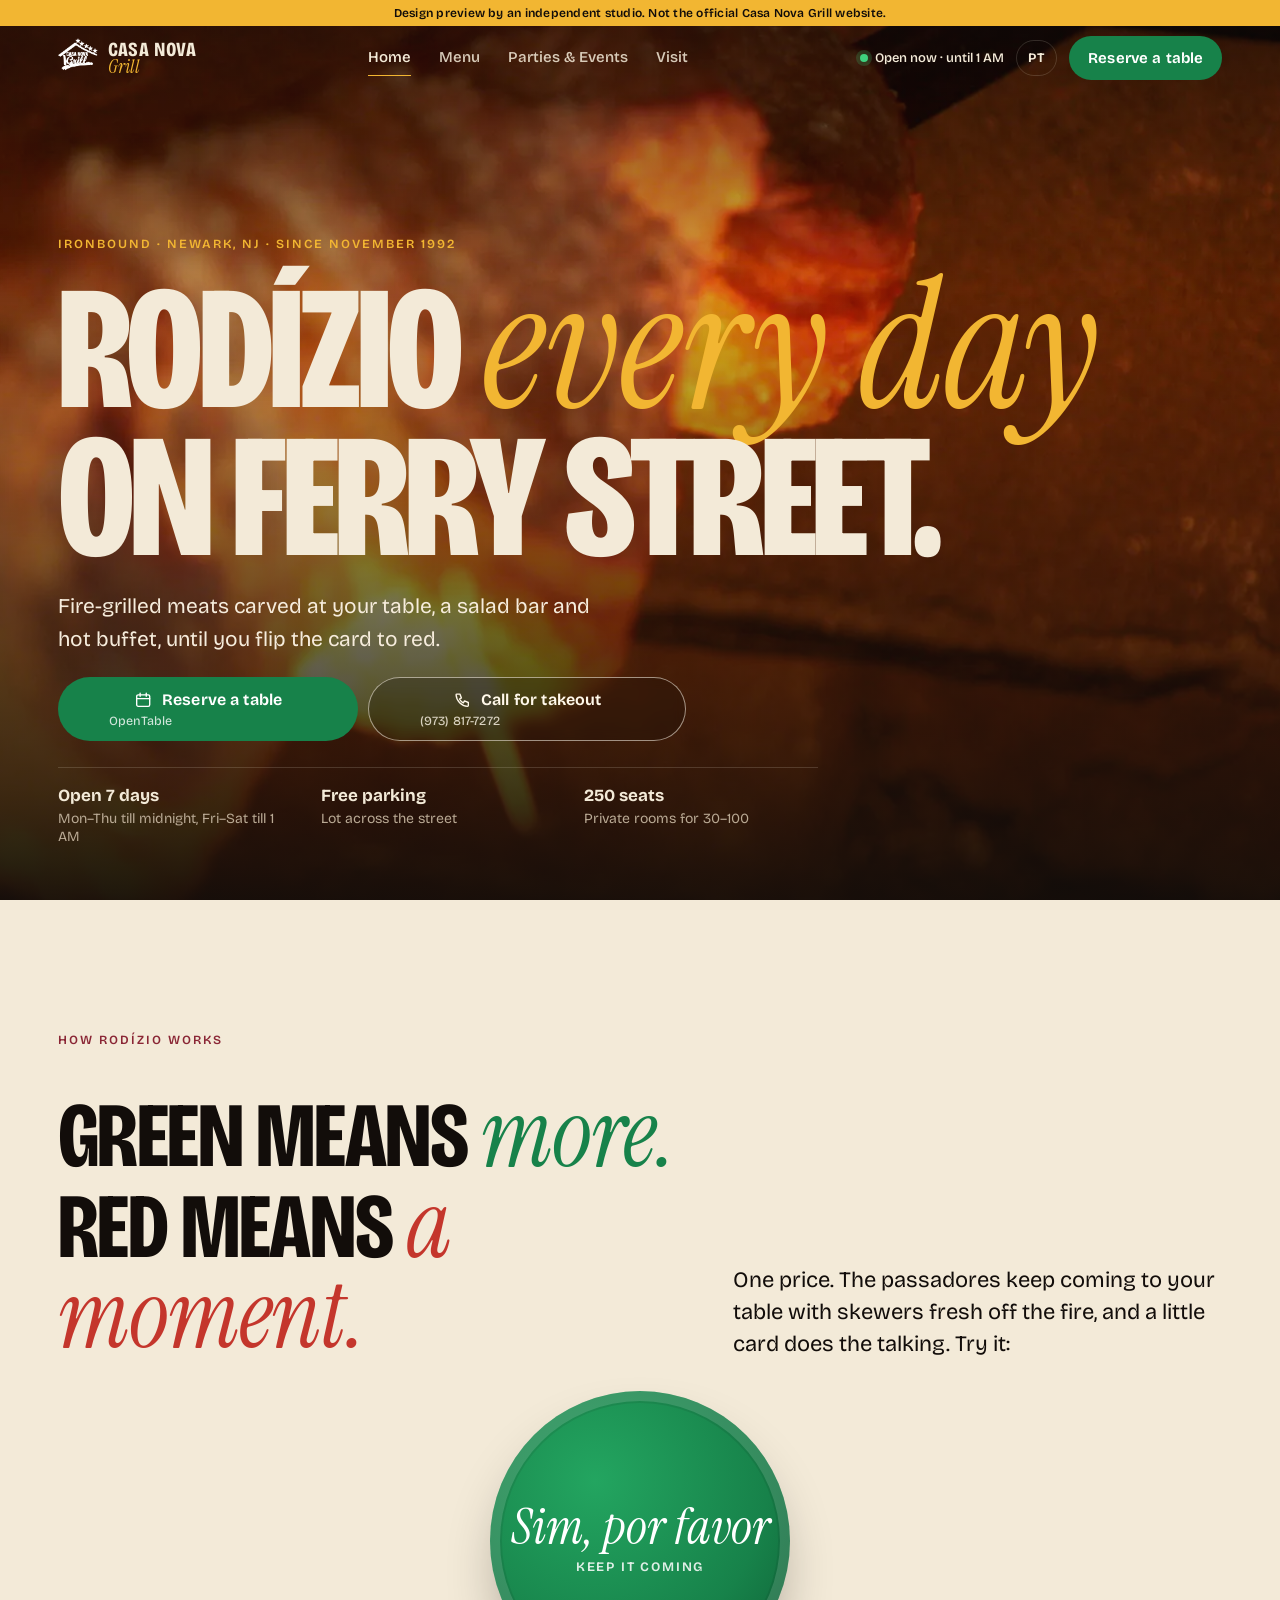
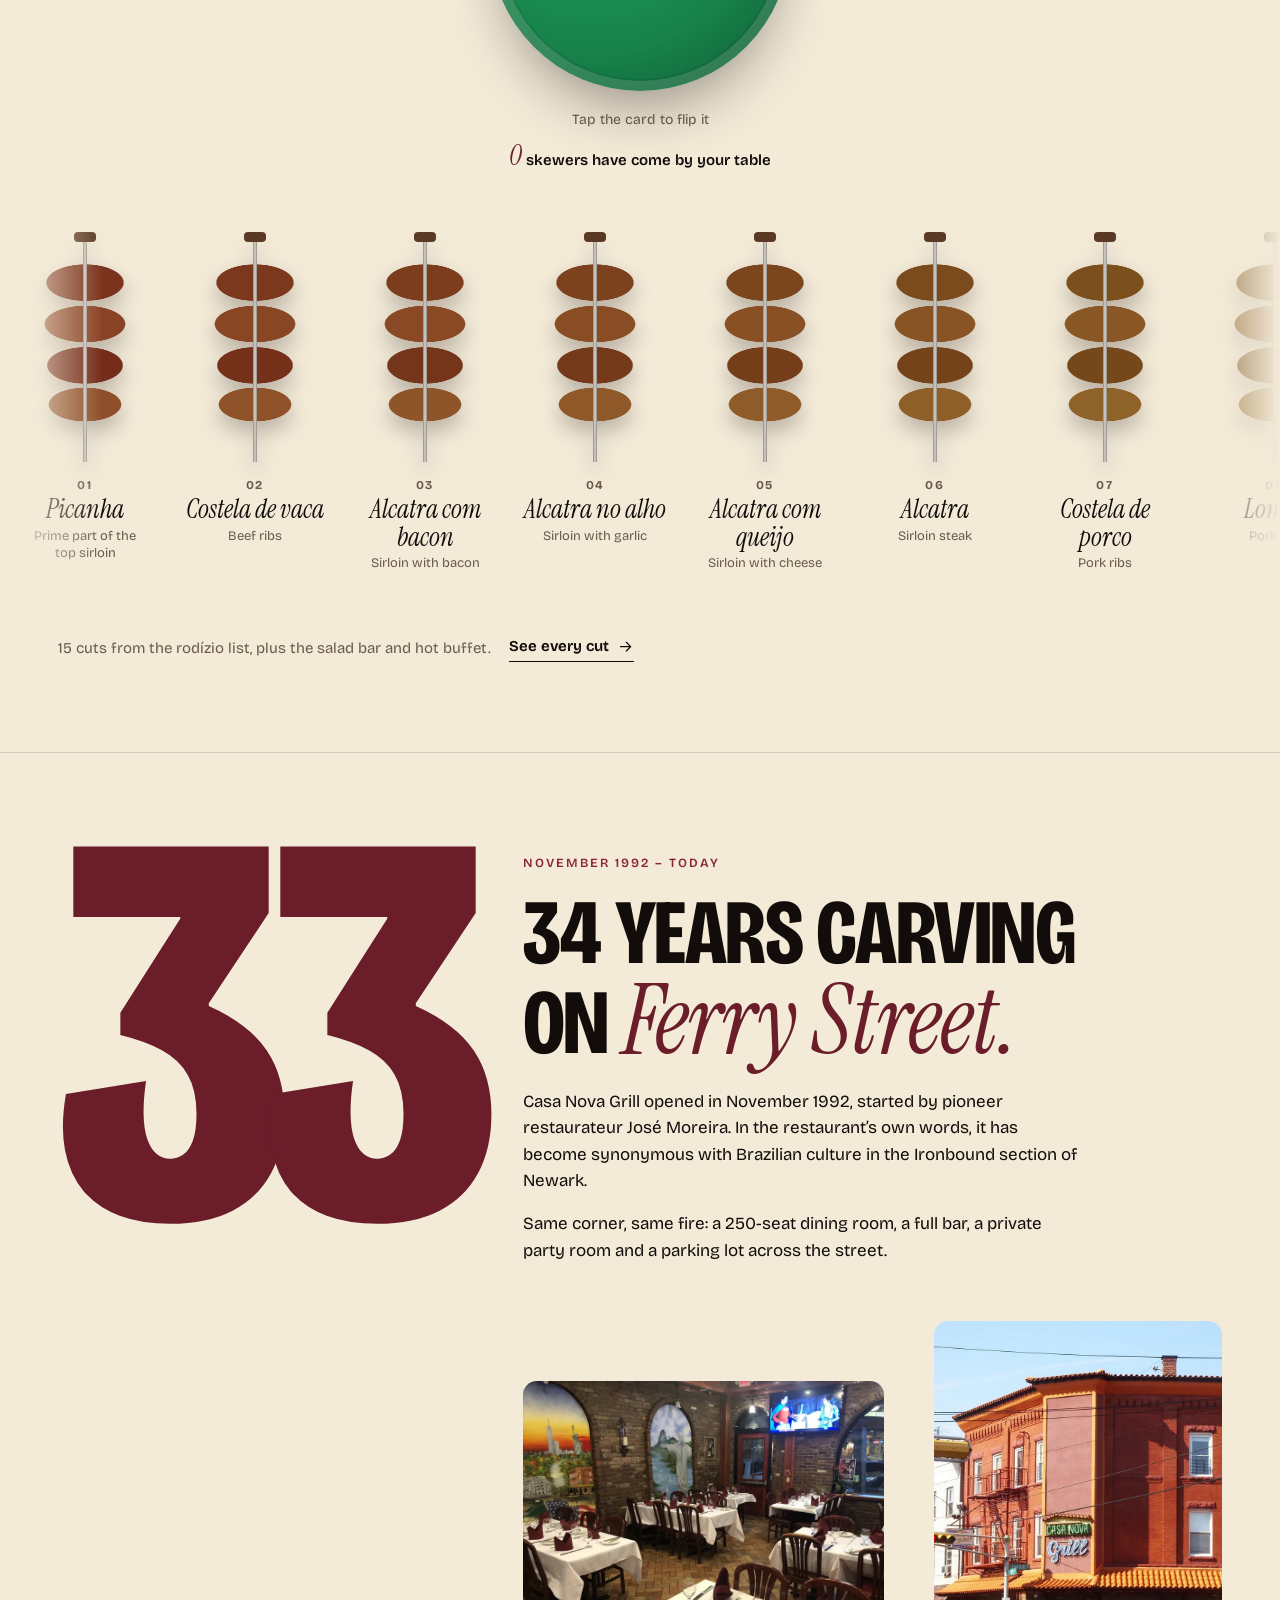
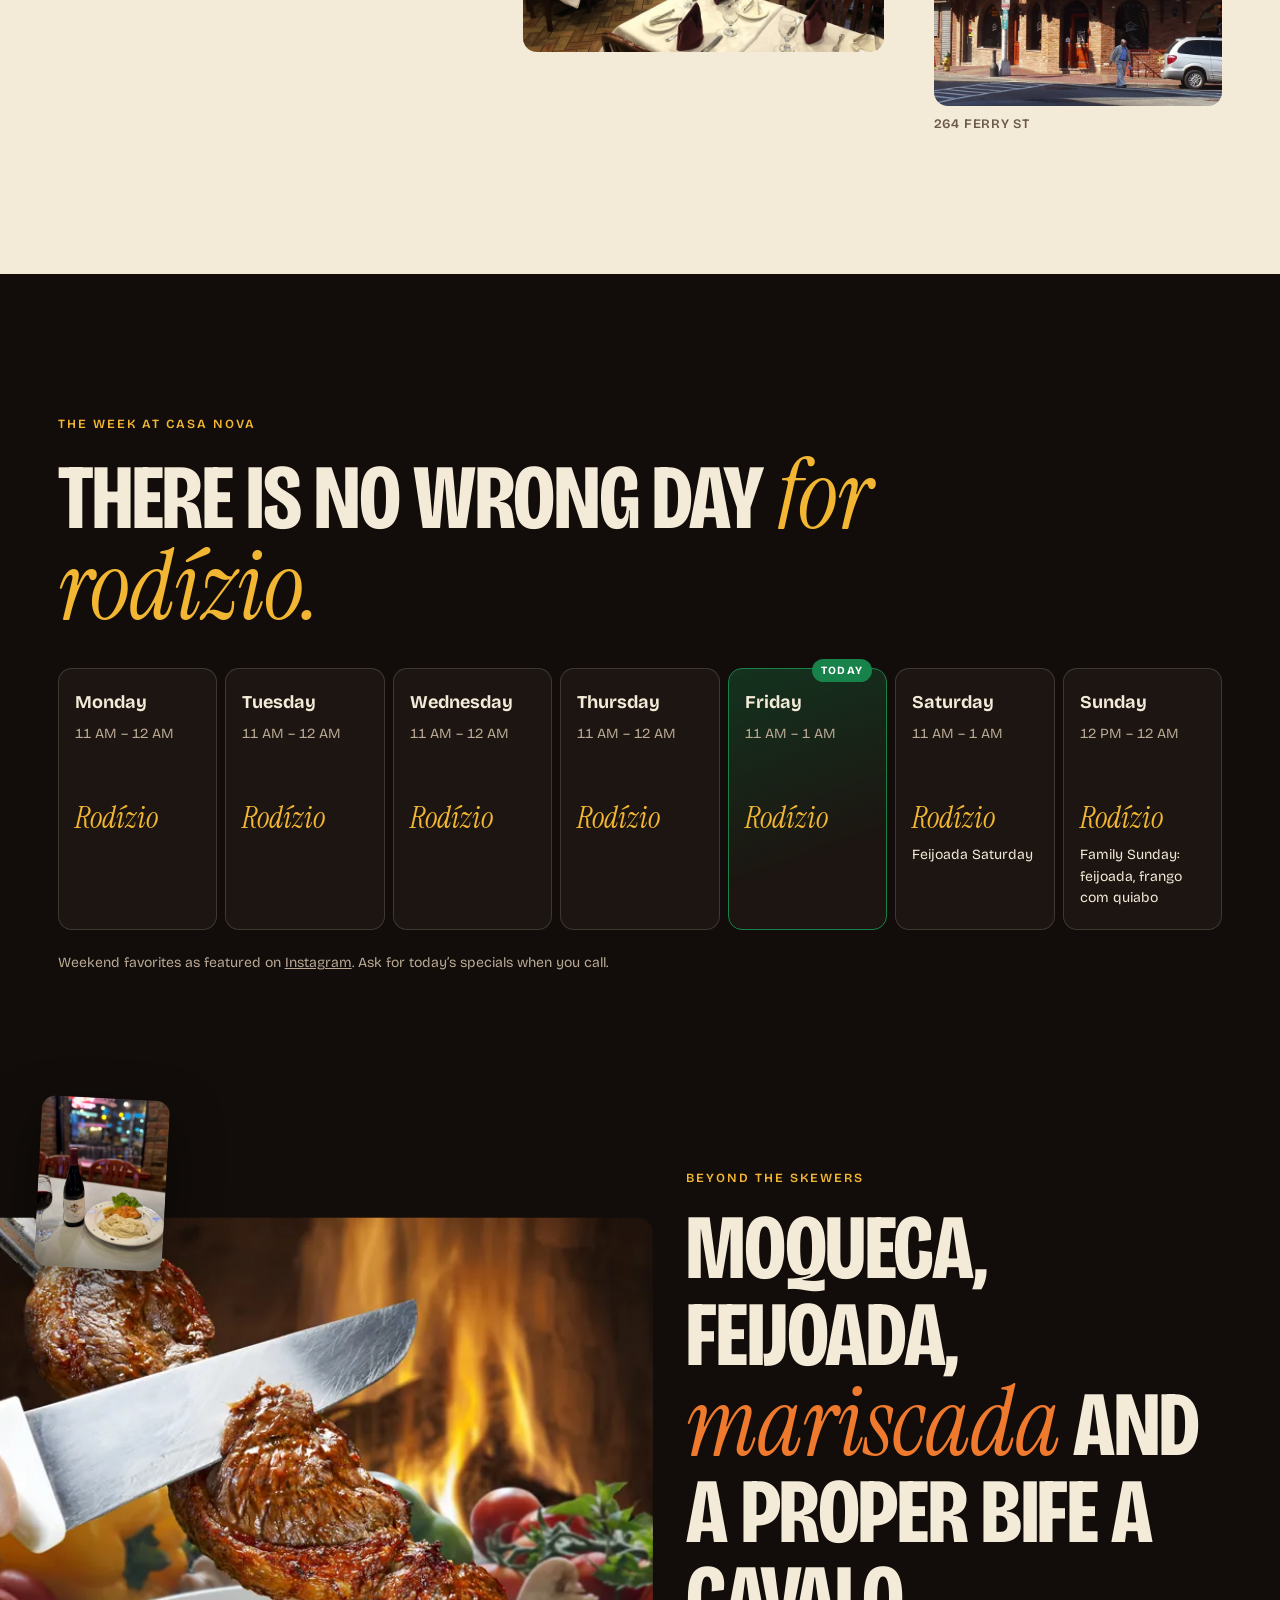
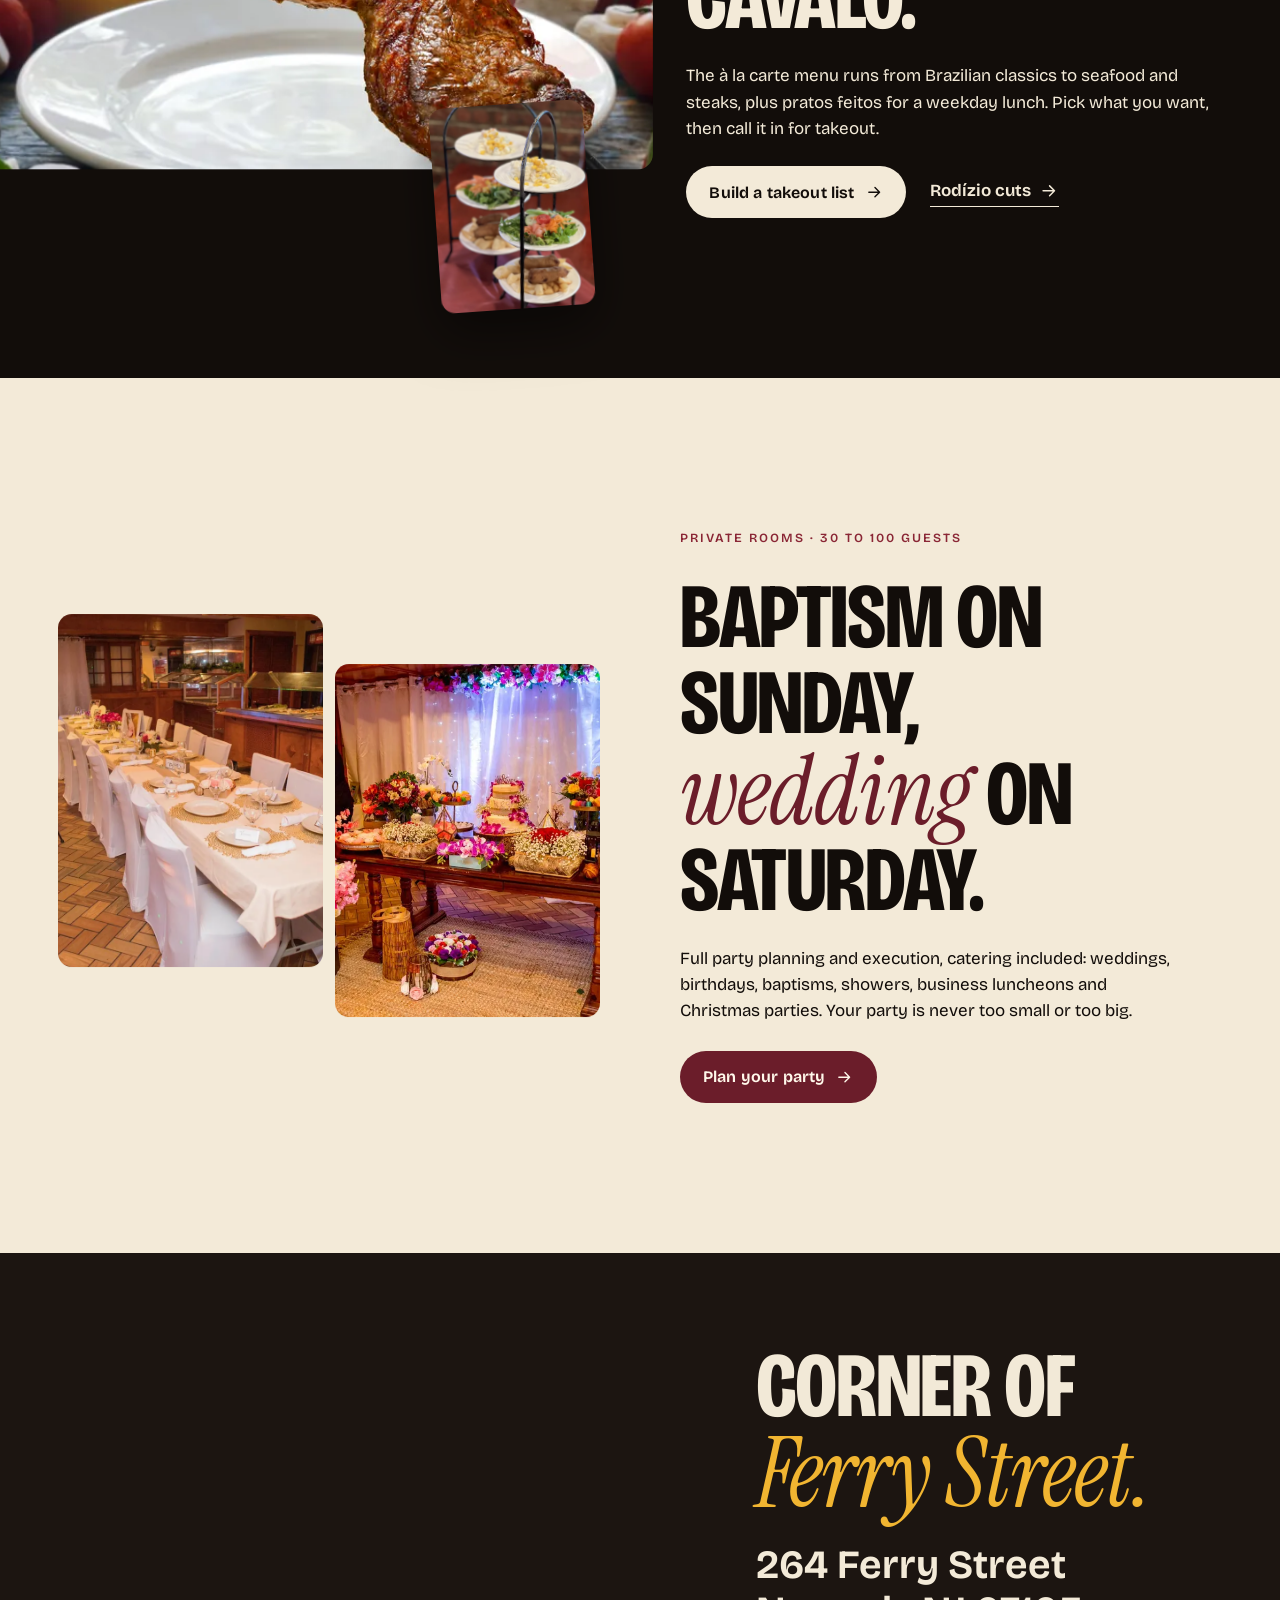
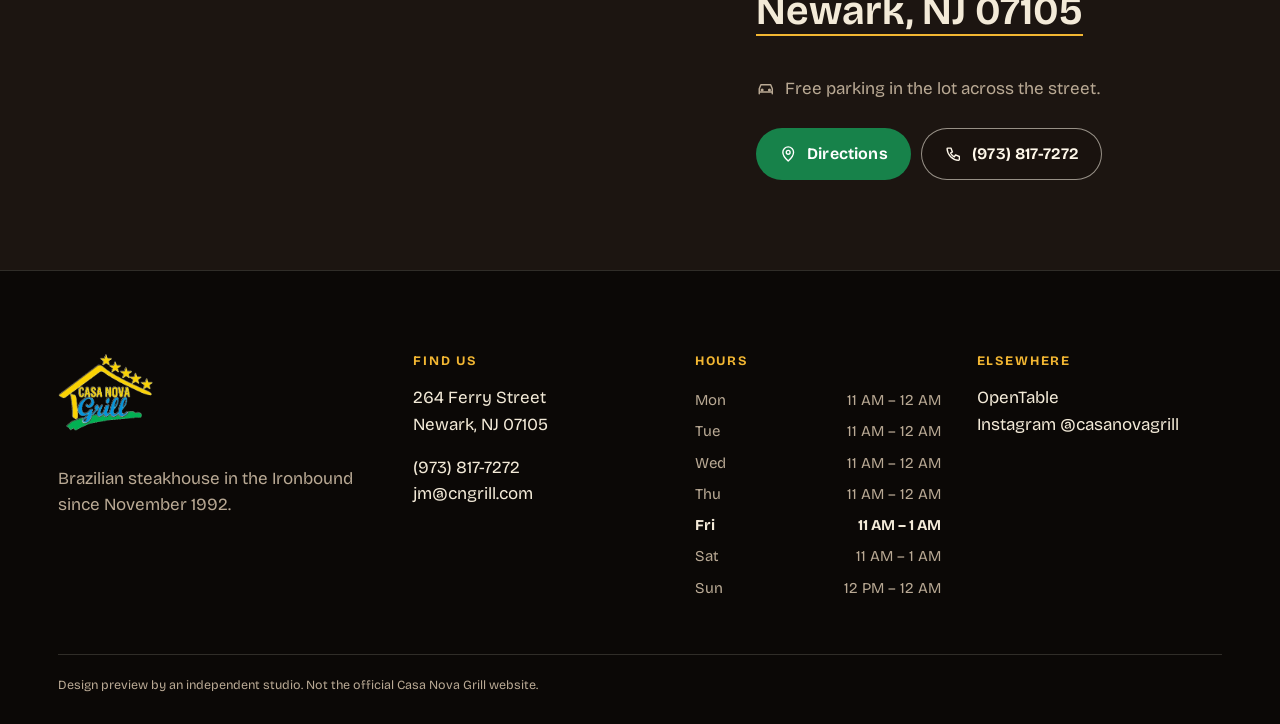
<file: index.html>
<!doctype html>
<html lang="en">
<head>
<meta charset="utf-8">
<meta name="viewport" content="width=device-width, initial-scale=1, viewport-fit=cover">
<meta name="robots" content="noindex, nofollow">
<title>Casa Nova Grill | Brazilian rodízio on Ferry Street, Newark, since 1992</title>
<meta name="description" content="All-you-can-eat Brazilian rodízio every day at 264 Ferry Street in Newark’s Ironbound since 1992. Reserve on OpenTable, call for takeout, book the party room.">
<meta name="theme-color" content="#120d0a">
<link rel="alternate" hreflang="pt-BR" href="pt/index.html">
<link rel="preload" href="fonts/bricolage.woff2" as="font" type="font/woff2" crossorigin>
<link rel="stylesheet" href="css/styles.css">
<link rel="icon" href="img/logo-color.webp">
<script type="application/ld+json">{"@context":"https://schema.org","@type":"Restaurant","name":"Casa Nova Grill","servesCuisine":["Brazilian","Brazilian steakhouse","Rodízio","Seafood"],"address":{"@type":"PostalAddress","streetAddress":"264 Ferry St","addressLocality":"Newark","addressRegion":"NJ","postalCode":"07105","addressCountry":"US"},"telephone":"+1-973-817-7272","email":"jm@cngrill.com","foundingDate":"1992-11","acceptsReservations":"https://www.opentable.com/r/casa-nova-grill-brazilian-rodizio-reservations-newark?restref=1284154&lang=en-US&ot_source=Restaurant%20website","sameAs":["https://www.instagram.com/casanovagrill/"],"openingHoursSpecification":[{"@type":"OpeningHoursSpecification","dayOfWeek":"Sunday","opens":"12:00","closes":"00:00"},{"@type":"OpeningHoursSpecification","dayOfWeek":"Monday","opens":"11:00","closes":"00:00"},{"@type":"OpeningHoursSpecification","dayOfWeek":"Tuesday","opens":"11:00","closes":"00:00"},{"@type":"OpeningHoursSpecification","dayOfWeek":"Wednesday","opens":"11:00","closes":"00:00"},{"@type":"OpeningHoursSpecification","dayOfWeek":"Thursday","opens":"11:00","closes":"00:00"},{"@type":"OpeningHoursSpecification","dayOfWeek":"Friday","opens":"11:00","closes":"01:00"},{"@type":"OpeningHoursSpecification","dayOfWeek":"Saturday","opens":"11:00","closes":"01:00"}]}</script>
</head>
<body class="page-index" data-lang="en">
<a class="skip" href="#main">Skip to content</a>
<div class="preview-tag" role="note"><span>Preview, not the official site</span><span class="preview-tag__full">Design preview by an independent studio. Not the official Casa Nova Grill website.</span></div>
<header class="hdr" data-hdr>
  <a class="hdr__logo" href="index.html" aria-label="Casa Nova Grill, Home"><img src="img/logo-white.webp" alt="" width="54" height="57"><span>Casa Nova<em>Grill</em></span></a>
  <nav class="hdr__nav" aria-label="Main"><a href="index.html" aria-current="page">Home</a><a href="menu.html">Menu</a><a href="events.html">Parties & Events</a><a href="visit.html">Visit</a></nav>
  <div class="hdr__end">
    <span class="status" data-status aria-live="polite"></span>
    <a class="lang" href="pt/index.html" hreflang="pt-BR" lang="pt-BR" title="Português">PT</a>
    <a class="btn btn--green hdr__cta" href="https://www.opentable.com/r/casa-nova-grill-brazilian-rodizio-reservations-newark?restref=1284154&lang=en-US&ot_source=Restaurant%20website" target="_blank" rel="noopener">Reserve a table</a>
    <button class="hdr__burger" type="button" aria-expanded="false" aria-controls="drawer" data-burger><span></span><span></span><span class="sr">Menu</span></button>
  </div>
</header>
<div class="drawer" id="drawer" hidden data-drawer>
  <nav aria-label="Mobile"><a href="index.html" aria-current="page">Home</a><a href="menu.html">Menu</a><a href="events.html">Parties & Events</a><a href="visit.html">Visit</a></nav>
  <p class="drawer__meta">264 Ferry Street, Newark, NJ<br><a href="tel:+19738177272">(973) 817-7272</a></p>
</div>
<main id="main">

<section class="hero" aria-labelledby="hero-title">
  <div class="hero__media" aria-hidden="true">
    <video class="hero__video" muted loop playsinline preload="metadata" poster="img/fire-poster-1600.webp" data-src-small="video/fire-720.mp4" data-src-large="video/fire.mp4"></video>
  </div>
  <div class="hero__inner">
    <p class="eyebrow">Ironbound · Newark, NJ · Since November 1992</p>
    <h1 id="hero-title" class="hero__title">Rodízio <em>every day</em> on Ferry Street.</h1>
    <p class="hero__lede">Fire-grilled meats carved at your table, a salad bar and hot buffet, until you flip the card to red.</p>
    <div class="hero__actions">
      <a class="btn btn--green btn--lg" href="https://www.opentable.com/r/casa-nova-grill-brazilian-rodizio-reservations-newark?restref=1284154&lang=en-US&ot_source=Restaurant%20website" target="_blank" rel="noopener"><svg viewBox="0 0 24 24" aria-hidden="true"><rect x="3.5" y="5" width="17" height="15" rx="2"/><path d="M3.5 10h17M8 3v4M16 3v4"/></svg>Reserve a table<small>OpenTable</small></a>
      <a class="btn btn--ghost btn--lg" href="tel:+19738177272"><svg viewBox="0 0 24 24" aria-hidden="true"><path d="M5 4h4l2 5-2.5 1.5a11 11 0 0 0 5 5L15 13l5 2v4a1 1 0 0 1-1 1A16 16 0 0 1 4 5a1 1 0 0 1 1-1z"/></svg>Call for takeout<small>(973) 817-7272</small></a>
    </div>
    <ul class="hero__facts">
      <li><strong data-today-hours>Open 7 days</strong><span>Mon–Thu till midnight, Fri–Sat till 1 AM</span></li>
      <li><strong>Free parking</strong><span>Lot across the street</span></li>
      <li><strong>250 seats</strong><span>Private rooms for 30–100</span></li>
    </ul>
  </div>
</section>

<section class="card-sec" aria-labelledby="card-title" data-card-sec>
  <div class="card-sec__head">
    <p class="eyebrow eyebrow--dark">How rodízio works</p>
    <h2 id="card-title" class="h2">Green means <em>more.</em><br>Red means <em>a moment.</em></h2>
    <p class="lede">One price. The passadores keep coming to your table with skewers fresh off the fire, and a little card does the talking. Try it:</p>
  </div>
  <div class="card-sec__stage">
    <button class="signal" type="button" aria-pressed="true" data-signal>
      <span class="signal__face signal__face--green"><b>Sim, por favor</b><i>Keep it coming</i></span>
      <span class="signal__face signal__face--red"><b>Não, obrigado</b><i>Give me a minute</i></span>
    </button>
    <p class="signal__hint" data-signal-hint aria-live="polite">Tap the card to flip it</p>
    <p class="counter"><span data-counter>0</span> skewers have come by your table</p>
  </div>
  <div class="parade" data-parade>
    <ol class="parade__track" data-track><li class="skewer" style="--i:0"><span class="skewer__no">01</span><span class="skewer__pt">Picanha</span><span class="skewer__en">Prime part of the top sirloin</span></li><li class="skewer" style="--i:1"><span class="skewer__no">02</span><span class="skewer__pt">Costela de vaca</span><span class="skewer__en">Beef ribs</span></li><li class="skewer" style="--i:2"><span class="skewer__no">03</span><span class="skewer__pt">Alcatra com bacon</span><span class="skewer__en">Sirloin with bacon</span></li><li class="skewer" style="--i:3"><span class="skewer__no">04</span><span class="skewer__pt">Alcatra no alho</span><span class="skewer__en">Sirloin with garlic</span></li><li class="skewer" style="--i:4"><span class="skewer__no">05</span><span class="skewer__pt">Alcatra com queijo</span><span class="skewer__en">Sirloin with cheese</span></li><li class="skewer" style="--i:5"><span class="skewer__no">06</span><span class="skewer__pt">Alcatra</span><span class="skewer__en">Sirloin steak</span></li><li class="skewer" style="--i:6"><span class="skewer__no">07</span><span class="skewer__pt">Costela de porco</span><span class="skewer__en">Pork ribs</span></li><li class="skewer" style="--i:7"><span class="skewer__no">08</span><span class="skewer__pt">Lombo</span><span class="skewer__en">Pork loin</span></li><li class="skewer" style="--i:8"><span class="skewer__no">09</span><span class="skewer__pt">Maminha</span><span class="skewer__en">Rump skirt</span></li><li class="skewer" style="--i:9"><span class="skewer__no">10</span><span class="skewer__pt">Frango</span><span class="skewer__en">Chicken leg, and tender chicken breast wrapped in savory bacon</span></li><li class="skewer" style="--i:10"><span class="skewer__no">11</span><span class="skewer__pt">Fraldinha</span><span class="skewer__en">Bottom sirloin</span></li><li class="skewer" style="--i:11"><span class="skewer__no">12</span><span class="skewer__pt">Linguiça</span><span class="skewer__en">Pork sausage</span></li><li class="skewer" style="--i:12"><span class="skewer__no">13</span><span class="skewer__pt">Cordeiro</span><span class="skewer__en">Lamb</span></li><li class="skewer" style="--i:13"><span class="skewer__no">14</span><span class="skewer__pt">Maçã de peito</span><span class="skewer__en">Brisket</span></li><li class="skewer" style="--i:14"><span class="skewer__no">15</span><span class="skewer__pt">Coração de frango</span><span class="skewer__en">Chicken heart</span></li><li class="skewer" aria-hidden="true" style="--i:0"><span class="skewer__no">01</span><span class="skewer__pt">Picanha</span><span class="skewer__en">Prime part of the top sirloin</span></li><li class="skewer" aria-hidden="true" style="--i:1"><span class="skewer__no">02</span><span class="skewer__pt">Costela de vaca</span><span class="skewer__en">Beef ribs</span></li><li class="skewer" aria-hidden="true" style="--i:2"><span class="skewer__no">03</span><span class="skewer__pt">Alcatra com bacon</span><span class="skewer__en">Sirloin with bacon</span></li><li class="skewer" aria-hidden="true" style="--i:3"><span class="skewer__no">04</span><span class="skewer__pt">Alcatra no alho</span><span class="skewer__en">Sirloin with garlic</span></li><li class="skewer" aria-hidden="true" style="--i:4"><span class="skewer__no">05</span><span class="skewer__pt">Alcatra com queijo</span><span class="skewer__en">Sirloin with cheese</span></li><li class="skewer" aria-hidden="true" style="--i:5"><span class="skewer__no">06</span><span class="skewer__pt">Alcatra</span><span class="skewer__en">Sirloin steak</span></li><li class="skewer" aria-hidden="true" style="--i:6"><span class="skewer__no">07</span><span class="skewer__pt">Costela de porco</span><span class="skewer__en">Pork ribs</span></li><li class="skewer" aria-hidden="true" style="--i:7"><span class="skewer__no">08</span><span class="skewer__pt">Lombo</span><span class="skewer__en">Pork loin</span></li><li class="skewer" aria-hidden="true" style="--i:8"><span class="skewer__no">09</span><span class="skewer__pt">Maminha</span><span class="skewer__en">Rump skirt</span></li><li class="skewer" aria-hidden="true" style="--i:9"><span class="skewer__no">10</span><span class="skewer__pt">Frango</span><span class="skewer__en">Chicken leg, and tender chicken breast wrapped in savory bacon</span></li><li class="skewer" aria-hidden="true" style="--i:10"><span class="skewer__no">11</span><span class="skewer__pt">Fraldinha</span><span class="skewer__en">Bottom sirloin</span></li><li class="skewer" aria-hidden="true" style="--i:11"><span class="skewer__no">12</span><span class="skewer__pt">Linguiça</span><span class="skewer__en">Pork sausage</span></li><li class="skewer" aria-hidden="true" style="--i:12"><span class="skewer__no">13</span><span class="skewer__pt">Cordeiro</span><span class="skewer__en">Lamb</span></li><li class="skewer" aria-hidden="true" style="--i:13"><span class="skewer__no">14</span><span class="skewer__pt">Maçã de peito</span><span class="skewer__en">Brisket</span></li><li class="skewer" aria-hidden="true" style="--i:14"><span class="skewer__no">15</span><span class="skewer__pt">Coração de frango</span><span class="skewer__en">Chicken heart</span></li></ol>
  </div>
  <p class="card-sec__foot">15 cuts from the rodízio list, plus the salad bar and hot buffet. <a class="link" href="menu.html#rodizio">See every cut <svg viewBox="0 0 24 24" aria-hidden="true"><path d="M5 12h14M13 6l6 6-6 6"/></svg></a></p>
</section>

<section class="since" aria-labelledby="since-title">
  <div class="since__num" aria-hidden="true"><span data-years>34</span></div>
  <div class="since__text">
    <p class="eyebrow eyebrow--dark">November 1992 – today</p>
    <h2 id="since-title" class="h2"><span data-years-text>34</span> years carving on <em>Ferry Street.</em></h2>
    <p>Casa Nova Grill opened in November 1992, started by pioneer restaurateur José Moreira. In the restaurant’s own words, it has become synonymous with Brazilian culture in the Ironbound section of Newark.</p>
    <p>Same corner, same fire: a 250-seat dining room, a full bar, a private party room and a parking lot across the street.</p>
  </div>
  <figure class="since__photo since__photo--a"><img src="img/facade-800.webp" alt="Casa Nova Grill’s brick corner building on Ferry Street" loading="lazy" decoding="async"><figcaption>264 Ferry St</figcaption></figure>
  <figure class="since__photo since__photo--b"><img src="img/dining-murals-800.webp" srcset="img/dining-murals-800.webp 800w, img/dining-murals-1600.webp 1600w" sizes="(min-width: 900px) 40vw, 90vw" alt="Dining room with white tablecloths, burgundy napkins and painted murals" loading="lazy" decoding="async"></figure>
</section>

<section class="week" aria-labelledby="week-title">
  <div class="week__head">
    <p class="eyebrow">The week at Casa Nova</p>
    <h2 id="week-title" class="h2">There is no wrong day <em>for rodízio.</em></h2>
  </div>
  <ol class="week__days"><li class="day" data-day="1"><span class="day__name">Monday</span><span class="day__rod">Rodízio</span><span class="day__hrs">11 AM – 12 AM</span></li><li class="day" data-day="2"><span class="day__name">Tuesday</span><span class="day__rod">Rodízio</span><span class="day__hrs">11 AM – 12 AM</span></li><li class="day" data-day="3"><span class="day__name">Wednesday</span><span class="day__rod">Rodízio</span><span class="day__hrs">11 AM – 12 AM</span></li><li class="day" data-day="4"><span class="day__name">Thursday</span><span class="day__rod">Rodízio</span><span class="day__hrs">11 AM – 12 AM</span></li><li class="day" data-day="5"><span class="day__name">Friday</span><span class="day__rod">Rodízio</span><span class="day__hrs">11 AM – 1 AM</span></li><li class="day" data-day="6"><span class="day__name">Saturday</span><span class="day__rod">Rodízio</span><span class="day__extra">Feijoada Saturday</span><span class="day__hrs">11 AM – 1 AM</span></li><li class="day" data-day="0"><span class="day__name">Sunday</span><span class="day__rod">Rodízio</span><span class="day__extra">Family Sunday: feijoada, frango com quiabo</span><span class="day__hrs">12 PM – 12 AM</span></li></ol>
  <p class="week__note">Weekend favorites as featured on <a href="https://www.instagram.com/casanovagrill/" target="_blank" rel="noopener">Instagram</a>. Ask for today’s specials when you call.</p>
</section>

<section class="fire" aria-labelledby="fire-title">
  <figure class="fire__img"><img src="img/carving-fire-800.webp" srcset="img/carving-fire-800.webp 800w, img/carving-fire-1600.webp 1600w" sizes="(min-width: 900px) 55vw, 100vw" alt="Picanha being carved off the skewer over the fire" loading="lazy" decoding="async"></figure>
  <div class="fire__text">
    <p class="eyebrow">Beyond the skewers</p>
    <h2 id="fire-title" class="h2">Moqueca, feijoada, <em>mariscada</em> and a proper bife a cavalo.</h2>
    <p>The à la carte menu runs from Brazilian classics to seafood and steaks, plus pratos feitos for a weekday lunch. Pick what you want, then call it in for takeout.</p>
    <div class="fire__actions">
      <a class="btn btn--paper" href="menu.html#alacarte">Build a takeout list <svg viewBox="0 0 24 24" aria-hidden="true"><path d="M5 12h14M13 6l6 6-6 6"/></svg></a>
      <a class="link link--light" href="menu.html#rodizio">Rodízio cuts <svg viewBox="0 0 24 24" aria-hidden="true"><path d="M5 12h14M13 6l6 6-6 6"/></svg></a>
    </div>
  </div>
  <figure class="fire__thumb fire__thumb--1"><img src="img/appetizer-tower-800.webp" alt="Tiered stand of appetizers" loading="lazy" decoding="async"></figure>
  <figure class="fire__thumb fire__thumb--2"><img src="img/dinner-wine-800.webp" srcset="img/dinner-wine-800.webp 800w, img/dinner-wine-1600.webp 1600w" sizes="30vw" alt="Plated dinner with a bottle of red wine" loading="lazy" decoding="async"></figure>
</section>

<section class="party" aria-labelledby="party-title">
  <div class="party__photos">
    <figure><img src="img/party-long-table-800.webp" alt="Long banquet table set for a private party" loading="lazy" decoding="async"></figure>
    <figure><img src="img/party-sweets-800.webp" srcset="img/party-sweets-800.webp 800w, img/party-sweets-1600.webp 1600w" sizes="(min-width: 900px) 30vw, 60vw" alt="Dessert table with flowers for a celebration" loading="lazy" decoding="async"></figure>
  </div>
  <div class="party__text">
    <p class="eyebrow eyebrow--dark">Private rooms · 30 to 100 guests</p>
    <h2 id="party-title" class="h2">Baptism on Sunday, <em>wedding</em> on Saturday.</h2>
    <p>Full party planning and execution, catering included: weddings, birthdays, baptisms, showers, business luncheons and Christmas parties. Your party is never too small or too big.</p>
    <a class="btn btn--wine" href="events.html">Plan your party <svg viewBox="0 0 24 24" aria-hidden="true"><path d="M5 12h14M13 6l6 6-6 6"/></svg></a>
  </div>
</section>

<section class="visit-strip" aria-labelledby="vs-title">
  <div class="visit-strip__map">
    <iframe title="Map to Casa Nova Grill" src="https://www.google.com/maps?q=Casa+Nova+Grill,+264+Ferry+St,+Newark,+NJ+07105&output=embed" loading="lazy" referrerpolicy="no-referrer-when-downgrade"></iframe>
  </div>
  <div class="visit-strip__text">
    <h2 id="vs-title" class="h2">Corner of <em>Ferry Street.</em></h2>
    <p class="big-addr"><a href="https://www.google.com/maps/search/?api=1&query=Casa+Nova+Grill+264+Ferry+St+Newark+NJ+07105" target="_blank" rel="noopener">264 Ferry Street<br>Newark, NJ 07105</a></p>
    <p><svg viewBox="0 0 24 24" aria-hidden="true"><path d="M4 16v-4l2-5h12l2 5v4M4 16h16M4 16v2M20 16v2"/><circle cx="7.5" cy="13.5" r="1"/><circle cx="16.5" cy="13.5" r="1"/></svg> Free parking in the lot across the street.</p>
    <div class="visit-strip__actions">
      <a class="btn btn--green" href="https://www.google.com/maps/search/?api=1&query=Casa+Nova+Grill+264+Ferry+St+Newark+NJ+07105" target="_blank" rel="noopener"><svg viewBox="0 0 24 24" aria-hidden="true"><path d="M12 21s-7-6.2-7-11.5a7 7 0 0 1 14 0C19 14.8 12 21 12 21z"/><circle cx="12" cy="9.5" r="2.5"/></svg>Directions</a>
      <a class="btn btn--ghost" href="tel:+19738177272"><svg viewBox="0 0 24 24" aria-hidden="true"><path d="M5 4h4l2 5-2.5 1.5a11 11 0 0 0 5 5L15 13l5 2v4a1 1 0 0 1-1 1A16 16 0 0 1 4 5a1 1 0 0 1 1-1z"/></svg>(973) 817-7272</a>
    </div>
  </div>
</section>

</main>
<footer class="ftr">
  <div class="ftr__grid">
    <div class="ftr__brand"><img src="img/logo-color.webp" alt="Casa Nova Grill" width="110" height="115" loading="lazy"><p>Brazilian steakhouse in the Ironbound since November 1992.</p></div>
    <div><h2>Find us</h2><p><a href="https://www.google.com/maps/search/?api=1&query=Casa+Nova+Grill+264+Ferry+St+Newark+NJ+07105" target="_blank" rel="noopener">264 Ferry Street<br>Newark, NJ 07105</a></p><p><a href="tel:+19738177272">(973) 817-7272</a><br><a href="mailto:jm@cngrill.com">jm@cngrill.com</a></p></div>
    <div><h2>Hours</h2><ul class="ftr__hours"><li data-day="1"><span>Mon</span><span>11 AM – 12 AM</span></li><li data-day="2"><span>Tue</span><span>11 AM – 12 AM</span></li><li data-day="3"><span>Wed</span><span>11 AM – 12 AM</span></li><li data-day="4"><span>Thu</span><span>11 AM – 12 AM</span></li><li data-day="5"><span>Fri</span><span>11 AM – 1 AM</span></li><li data-day="6"><span>Sat</span><span>11 AM – 1 AM</span></li><li data-day="0"><span>Sun</span><span>12 PM – 12 AM</span></li></ul></div>
    <div><h2>Elsewhere</h2><p><a href="https://www.opentable.com/r/casa-nova-grill-brazilian-rodizio-reservations-newark?restref=1284154&lang=en-US&ot_source=Restaurant%20website" target="_blank" rel="noopener">OpenTable</a><br><a href="https://www.instagram.com/casanovagrill/" target="_blank" rel="noopener">Instagram @casanovagrill</a></p></div>
  </div>
  <p class="ftr__note">Design preview by an independent studio. Not the official Casa Nova Grill website.</p>
</footer>
<nav class="dock" aria-label="Quick actions">
  <a class="dock__main" href="https://www.opentable.com/r/casa-nova-grill-brazilian-rodizio-reservations-newark?restref=1284154&lang=en-US&ot_source=Restaurant%20website" target="_blank" rel="noopener"><svg viewBox="0 0 24 24" aria-hidden="true"><rect x="3.5" y="5" width="17" height="15" rx="2"/><path d="M3.5 10h17M8 3v4M16 3v4"/></svg><span>Reserve</span></a>
  <a href="tel:+19738177272"><svg viewBox="0 0 24 24" aria-hidden="true"><path d="M5 4h4l2 5-2.5 1.5a11 11 0 0 0 5 5L15 13l5 2v4a1 1 0 0 1-1 1A16 16 0 0 1 4 5a1 1 0 0 1 1-1z"/></svg><span>Call</span></a>
  <a href="https://www.google.com/maps/search/?api=1&query=Casa+Nova+Grill+264+Ferry+St+Newark+NJ+07105" target="_blank" rel="noopener"><svg viewBox="0 0 24 24" aria-hidden="true"><path d="M12 21s-7-6.2-7-11.5a7 7 0 0 1 14 0C19 14.8 12 21 12 21z"/><circle cx="12" cy="9.5" r="2.5"/></svg><span>Directions</span></a>
</nav>
<script>window.CN={"hours":[[12,24],[11,24],[11,24],[11,24],[11,24],[11,25],[11,25]],"lang":"en","status":{"open":"Open now","closes":"until","closed":"Closed now","opens":"opens","today":"today","tomorrow":"tomorrow"},"days":["Sunday","Monday","Tuesday","Wednesday","Thursday","Friday","Saturday"]};</script>
<script src="vendor/gsap.min.js" defer></script>
<script src="vendor/ScrollTrigger.min.js" defer></script>
<script src="vendor/lenis.min.js" defer></script>
<script src="js/app.js" defer></script>
</body>
</html>
</file>
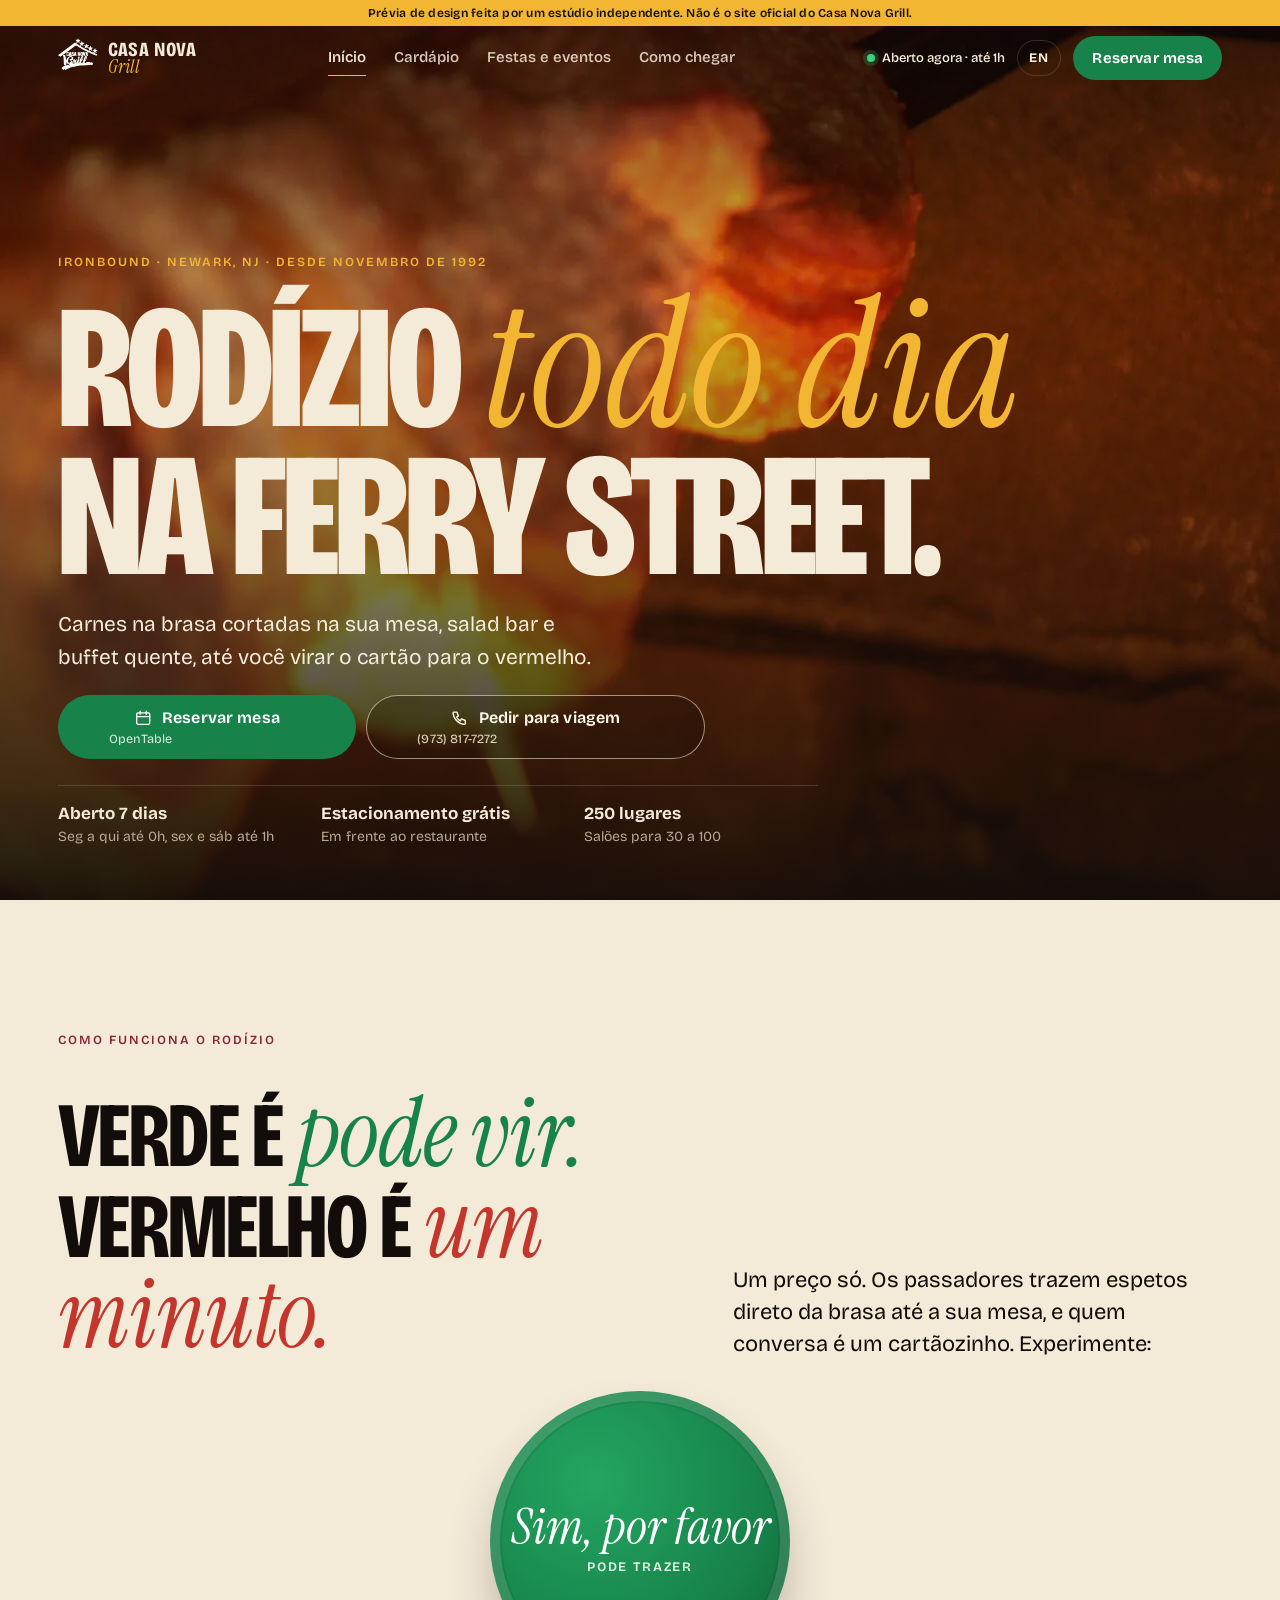
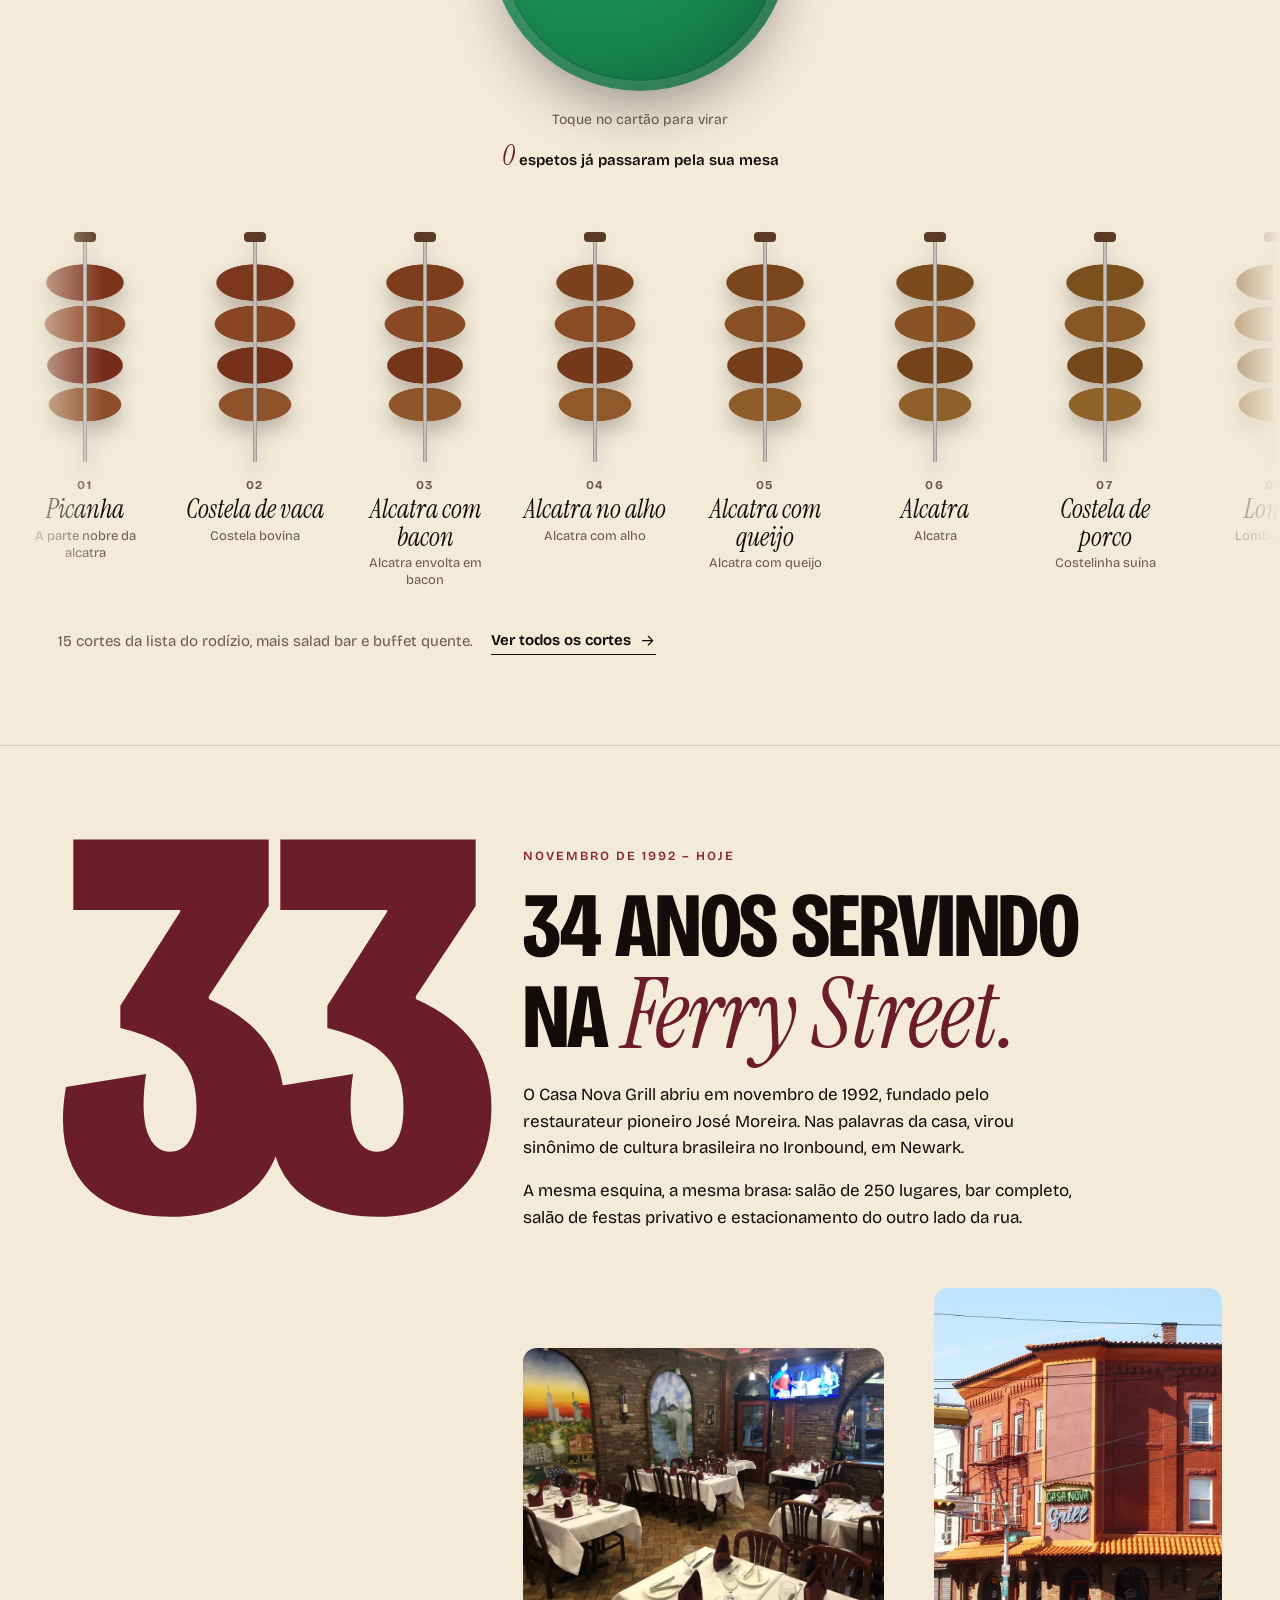
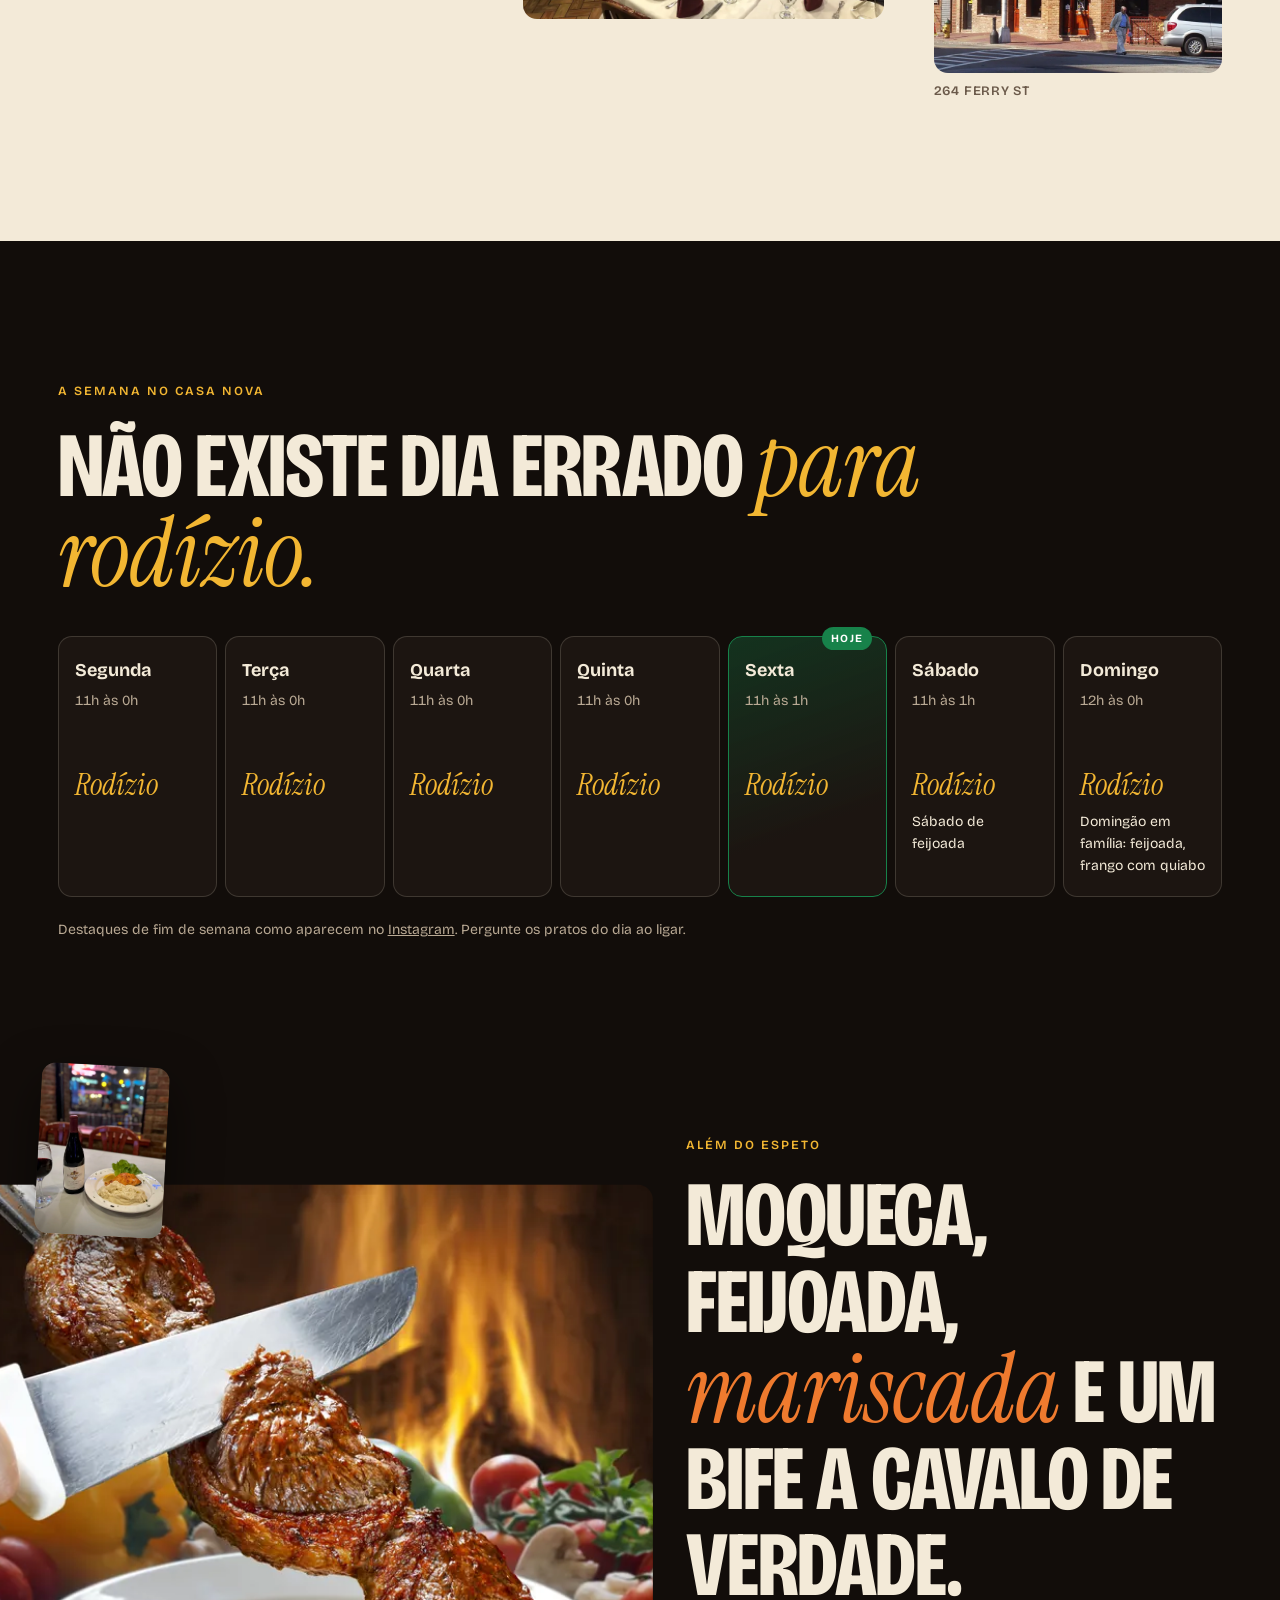
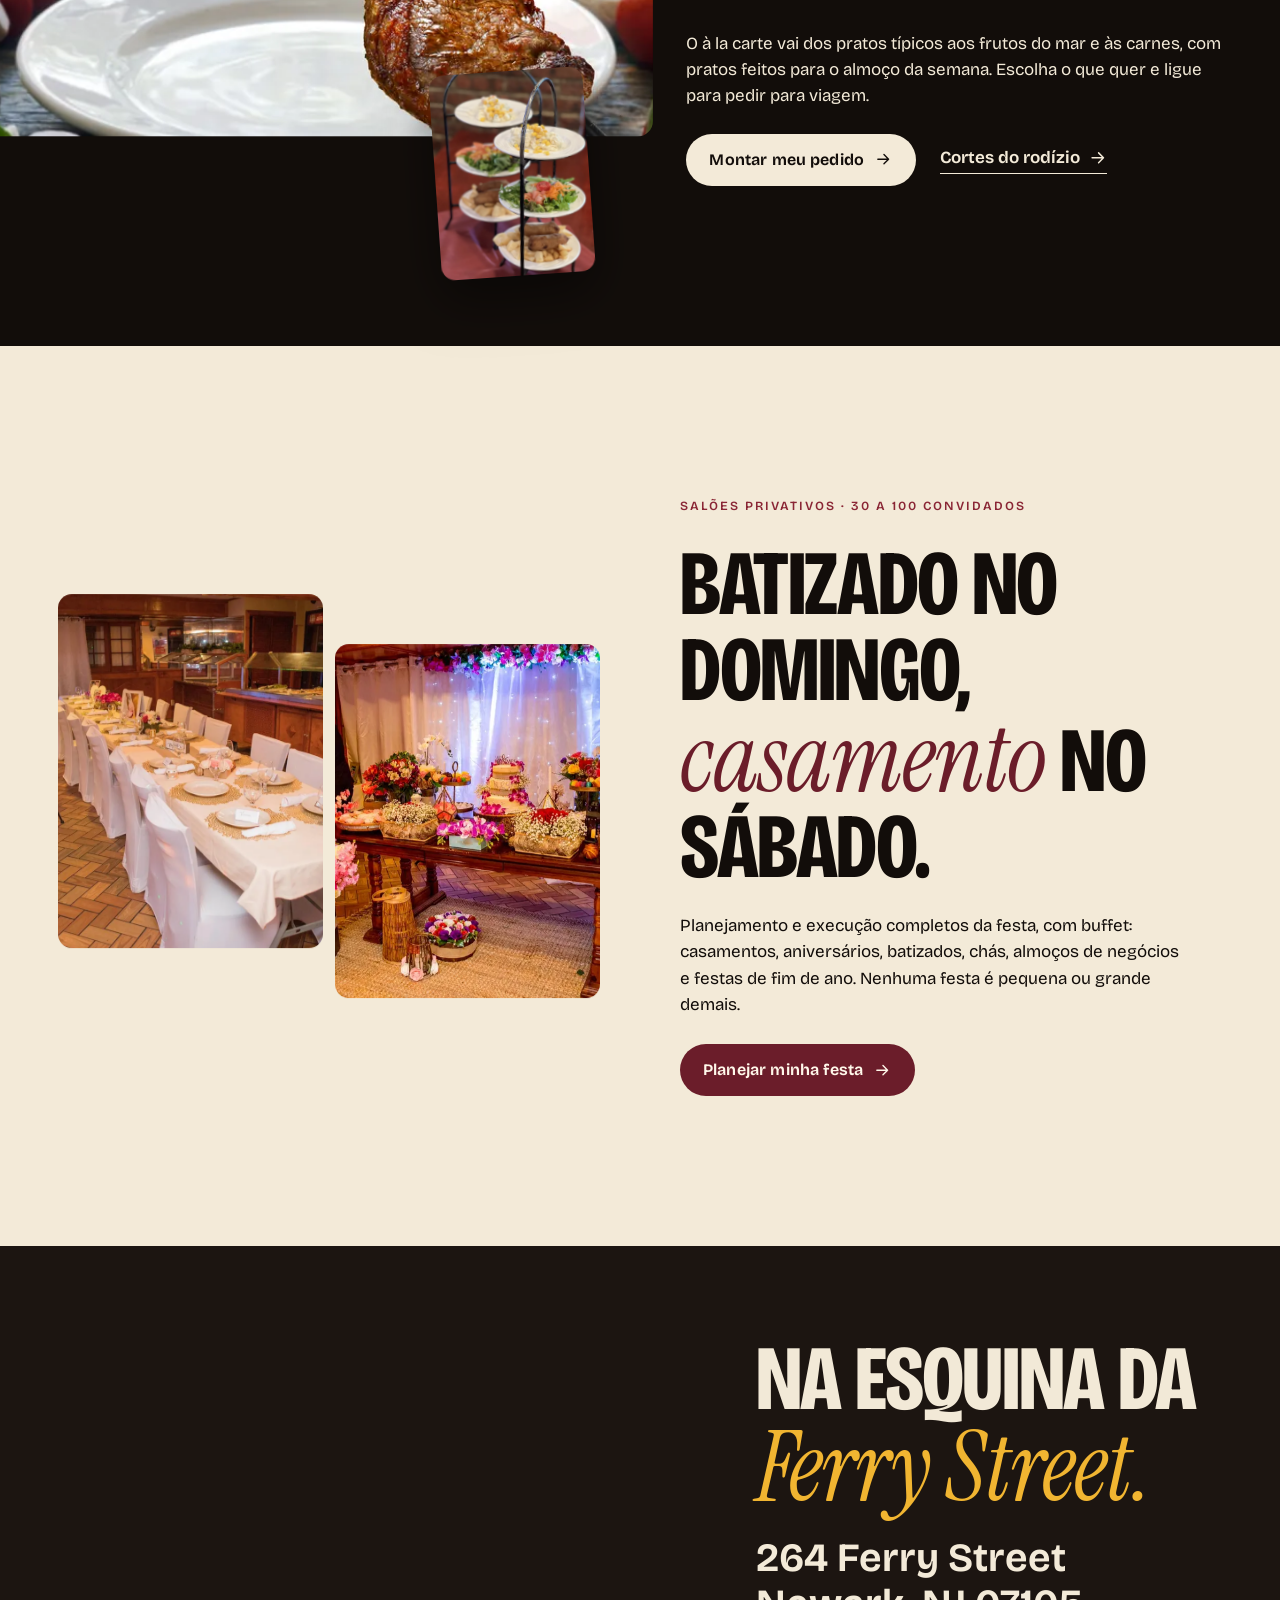
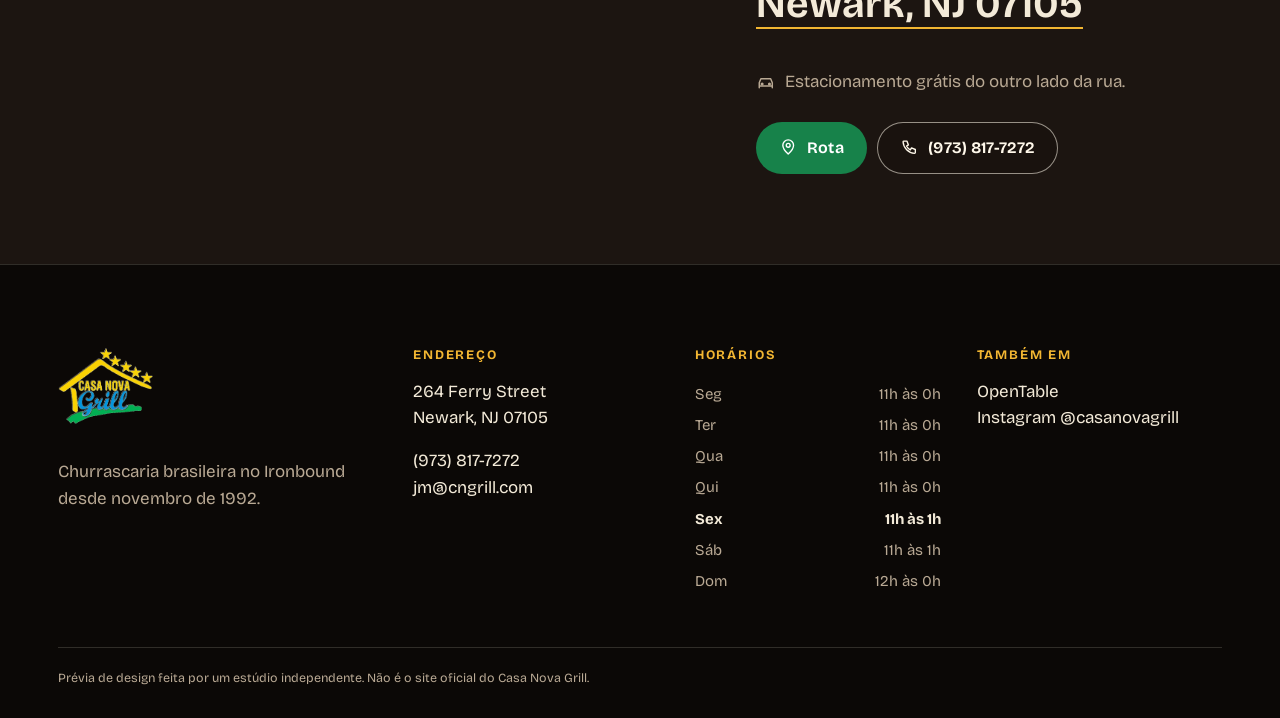
<file: pt/index.html>
<!doctype html>
<html lang="pt-BR">
<head>
<meta charset="utf-8">
<meta name="viewport" content="width=device-width, initial-scale=1, viewport-fit=cover">
<meta name="robots" content="noindex, nofollow">
<title>Casa Nova Grill | Rodízio brasileiro na Ferry Street, Newark, desde 1992</title>
<meta name="description" content="Rodízio brasileiro à vontade todos os dias na 264 Ferry Street, no Ironbound de Newark, desde 1992. Reserve pelo OpenTable, peça por telefone, reserve o salão de festas.">
<meta name="theme-color" content="#120d0a">
<link rel="alternate" hreflang="en" href="../index.html">
<link rel="preload" href="../fonts/bricolage.woff2" as="font" type="font/woff2" crossorigin>
<link rel="stylesheet" href="../css/styles.css">
<link rel="icon" href="../img/logo-color.webp">
<script type="application/ld+json">{"@context":"https://schema.org","@type":"Restaurant","name":"Casa Nova Grill","servesCuisine":["Brazilian","Brazilian steakhouse","Rodízio","Seafood"],"address":{"@type":"PostalAddress","streetAddress":"264 Ferry St","addressLocality":"Newark","addressRegion":"NJ","postalCode":"07105","addressCountry":"US"},"telephone":"+1-973-817-7272","email":"jm@cngrill.com","foundingDate":"1992-11","acceptsReservations":"https://www.opentable.com/r/casa-nova-grill-brazilian-rodizio-reservations-newark?restref=1284154&lang=en-US&ot_source=Restaurant%20website","sameAs":["https://www.instagram.com/casanovagrill/"],"openingHoursSpecification":[{"@type":"OpeningHoursSpecification","dayOfWeek":"Sunday","opens":"12:00","closes":"00:00"},{"@type":"OpeningHoursSpecification","dayOfWeek":"Monday","opens":"11:00","closes":"00:00"},{"@type":"OpeningHoursSpecification","dayOfWeek":"Tuesday","opens":"11:00","closes":"00:00"},{"@type":"OpeningHoursSpecification","dayOfWeek":"Wednesday","opens":"11:00","closes":"00:00"},{"@type":"OpeningHoursSpecification","dayOfWeek":"Thursday","opens":"11:00","closes":"00:00"},{"@type":"OpeningHoursSpecification","dayOfWeek":"Friday","opens":"11:00","closes":"01:00"},{"@type":"OpeningHoursSpecification","dayOfWeek":"Saturday","opens":"11:00","closes":"01:00"}]}</script>
</head>
<body class="page-index" data-lang="pt">
<a class="skip" href="#main">Pular para o conteúdo</a>
<div class="preview-tag" role="note"><span>Prévia, não é o site oficial</span><span class="preview-tag__full">Prévia de design feita por um estúdio independente. Não é o site oficial do Casa Nova Grill.</span></div>
<header class="hdr" data-hdr>
  <a class="hdr__logo" href="index.html" aria-label="Casa Nova Grill, Início"><img src="../img/logo-white.webp" alt="" width="54" height="57"><span>Casa Nova<em>Grill</em></span></a>
  <nav class="hdr__nav" aria-label="Main"><a href="index.html" aria-current="page">Início</a><a href="menu.html">Cardápio</a><a href="events.html">Festas e eventos</a><a href="visit.html">Como chegar</a></nav>
  <div class="hdr__end">
    <span class="status" data-status aria-live="polite"></span>
    <a class="lang" href="../index.html" hreflang="en" lang="en" title="English">EN</a>
    <a class="btn btn--green hdr__cta" href="https://www.opentable.com/r/casa-nova-grill-brazilian-rodizio-reservations-newark?restref=1284154&lang=pt-BR&ot_source=Restaurant%20website" target="_blank" rel="noopener">Reservar mesa</a>
    <button class="hdr__burger" type="button" aria-expanded="false" aria-controls="drawer" data-burger><span></span><span></span><span class="sr">Menu</span></button>
  </div>
</header>
<div class="drawer" id="drawer" hidden data-drawer>
  <nav aria-label="Mobile"><a href="index.html" aria-current="page">Início</a><a href="menu.html">Cardápio</a><a href="events.html">Festas e eventos</a><a href="visit.html">Como chegar</a></nav>
  <p class="drawer__meta">264 Ferry Street, Newark, NJ<br><a href="tel:+19738177272">(973) 817-7272</a></p>
</div>
<main id="main">

<section class="hero" aria-labelledby="hero-title">
  <div class="hero__media" aria-hidden="true">
    <video class="hero__video" muted loop playsinline preload="metadata" poster="../img/fire-poster-1600.webp" data-src-small="../video/fire-720.mp4" data-src-large="../video/fire.mp4"></video>
  </div>
  <div class="hero__inner">
    <p class="eyebrow">Ironbound · Newark, NJ · Desde novembro de 1992</p>
    <h1 id="hero-title" class="hero__title">Rodízio <em>todo dia</em> na Ferry Street.</h1>
    <p class="hero__lede">Carnes na brasa cortadas na sua mesa, salad bar e buffet quente, até você virar o cartão para o vermelho.</p>
    <div class="hero__actions">
      <a class="btn btn--green btn--lg" href="https://www.opentable.com/r/casa-nova-grill-brazilian-rodizio-reservations-newark?restref=1284154&lang=pt-BR&ot_source=Restaurant%20website" target="_blank" rel="noopener"><svg viewBox="0 0 24 24" aria-hidden="true"><rect x="3.5" y="5" width="17" height="15" rx="2"/><path d="M3.5 10h17M8 3v4M16 3v4"/></svg>Reservar mesa<small>OpenTable</small></a>
      <a class="btn btn--ghost btn--lg" href="tel:+19738177272"><svg viewBox="0 0 24 24" aria-hidden="true"><path d="M5 4h4l2 5-2.5 1.5a11 11 0 0 0 5 5L15 13l5 2v4a1 1 0 0 1-1 1A16 16 0 0 1 4 5a1 1 0 0 1 1-1z"/></svg>Pedir para viagem<small>(973) 817-7272</small></a>
    </div>
    <ul class="hero__facts">
      <li><strong data-today-hours>Aberto 7 dias</strong><span>Seg a qui até 0h, sex e sáb até 1h</span></li>
      <li><strong>Estacionamento grátis</strong><span>Em frente ao restaurante</span></li>
      <li><strong>250 lugares</strong><span>Salões para 30 a 100</span></li>
    </ul>
  </div>
</section>

<section class="card-sec" aria-labelledby="card-title" data-card-sec>
  <div class="card-sec__head">
    <p class="eyebrow eyebrow--dark">Como funciona o rodízio</p>
    <h2 id="card-title" class="h2">Verde é <em>pode vir.</em><br>Vermelho é <em>um minuto.</em></h2>
    <p class="lede">Um preço só. Os passadores trazem espetos direto da brasa até a sua mesa, e quem conversa é um cartãozinho. Experimente:</p>
  </div>
  <div class="card-sec__stage">
    <button class="signal" type="button" aria-pressed="true" data-signal>
      <span class="signal__face signal__face--green"><b>Sim, por favor</b><i>Pode trazer</i></span>
      <span class="signal__face signal__face--red"><b>Não, obrigado</b><i>Me dá um minuto</i></span>
    </button>
    <p class="signal__hint" data-signal-hint aria-live="polite">Toque no cartão para virar</p>
    <p class="counter"><span data-counter>0</span> espetos já passaram pela sua mesa</p>
  </div>
  <div class="parade" data-parade>
    <ol class="parade__track" data-track><li class="skewer" style="--i:0"><span class="skewer__no">01</span><span class="skewer__pt">Picanha</span><span class="skewer__en">A parte nobre da alcatra</span></li><li class="skewer" style="--i:1"><span class="skewer__no">02</span><span class="skewer__pt">Costela de vaca</span><span class="skewer__en">Costela bovina</span></li><li class="skewer" style="--i:2"><span class="skewer__no">03</span><span class="skewer__pt">Alcatra com bacon</span><span class="skewer__en">Alcatra envolta em bacon</span></li><li class="skewer" style="--i:3"><span class="skewer__no">04</span><span class="skewer__pt">Alcatra no alho</span><span class="skewer__en">Alcatra com alho</span></li><li class="skewer" style="--i:4"><span class="skewer__no">05</span><span class="skewer__pt">Alcatra com queijo</span><span class="skewer__en">Alcatra com queijo</span></li><li class="skewer" style="--i:5"><span class="skewer__no">06</span><span class="skewer__pt">Alcatra</span><span class="skewer__en">Alcatra</span></li><li class="skewer" style="--i:6"><span class="skewer__no">07</span><span class="skewer__pt">Costela de porco</span><span class="skewer__en">Costelinha suína</span></li><li class="skewer" style="--i:7"><span class="skewer__no">08</span><span class="skewer__pt">Lombo</span><span class="skewer__en">Lombo suíno</span></li><li class="skewer" style="--i:8"><span class="skewer__no">09</span><span class="skewer__pt">Maminha</span><span class="skewer__en">Maminha</span></li><li class="skewer" style="--i:9"><span class="skewer__no">10</span><span class="skewer__pt">Frango</span><span class="skewer__en">Coxa de frango e peito envolto em bacon</span></li><li class="skewer" style="--i:10"><span class="skewer__no">11</span><span class="skewer__pt">Fraldinha</span><span class="skewer__en">Fraldinha</span></li><li class="skewer" style="--i:11"><span class="skewer__no">12</span><span class="skewer__pt">Linguiça</span><span class="skewer__en">Linguiça de porco</span></li><li class="skewer" style="--i:12"><span class="skewer__no">13</span><span class="skewer__pt">Cordeiro</span><span class="skewer__en">Cordeiro</span></li><li class="skewer" style="--i:13"><span class="skewer__no">14</span><span class="skewer__pt">Maçã de peito</span><span class="skewer__en">Peito bovino</span></li><li class="skewer" style="--i:14"><span class="skewer__no">15</span><span class="skewer__pt">Coração de frango</span><span class="skewer__en">Coração de frango</span></li><li class="skewer" aria-hidden="true" style="--i:0"><span class="skewer__no">01</span><span class="skewer__pt">Picanha</span><span class="skewer__en">A parte nobre da alcatra</span></li><li class="skewer" aria-hidden="true" style="--i:1"><span class="skewer__no">02</span><span class="skewer__pt">Costela de vaca</span><span class="skewer__en">Costela bovina</span></li><li class="skewer" aria-hidden="true" style="--i:2"><span class="skewer__no">03</span><span class="skewer__pt">Alcatra com bacon</span><span class="skewer__en">Alcatra envolta em bacon</span></li><li class="skewer" aria-hidden="true" style="--i:3"><span class="skewer__no">04</span><span class="skewer__pt">Alcatra no alho</span><span class="skewer__en">Alcatra com alho</span></li><li class="skewer" aria-hidden="true" style="--i:4"><span class="skewer__no">05</span><span class="skewer__pt">Alcatra com queijo</span><span class="skewer__en">Alcatra com queijo</span></li><li class="skewer" aria-hidden="true" style="--i:5"><span class="skewer__no">06</span><span class="skewer__pt">Alcatra</span><span class="skewer__en">Alcatra</span></li><li class="skewer" aria-hidden="true" style="--i:6"><span class="skewer__no">07</span><span class="skewer__pt">Costela de porco</span><span class="skewer__en">Costelinha suína</span></li><li class="skewer" aria-hidden="true" style="--i:7"><span class="skewer__no">08</span><span class="skewer__pt">Lombo</span><span class="skewer__en">Lombo suíno</span></li><li class="skewer" aria-hidden="true" style="--i:8"><span class="skewer__no">09</span><span class="skewer__pt">Maminha</span><span class="skewer__en">Maminha</span></li><li class="skewer" aria-hidden="true" style="--i:9"><span class="skewer__no">10</span><span class="skewer__pt">Frango</span><span class="skewer__en">Coxa de frango e peito envolto em bacon</span></li><li class="skewer" aria-hidden="true" style="--i:10"><span class="skewer__no">11</span><span class="skewer__pt">Fraldinha</span><span class="skewer__en">Fraldinha</span></li><li class="skewer" aria-hidden="true" style="--i:11"><span class="skewer__no">12</span><span class="skewer__pt">Linguiça</span><span class="skewer__en">Linguiça de porco</span></li><li class="skewer" aria-hidden="true" style="--i:12"><span class="skewer__no">13</span><span class="skewer__pt">Cordeiro</span><span class="skewer__en">Cordeiro</span></li><li class="skewer" aria-hidden="true" style="--i:13"><span class="skewer__no">14</span><span class="skewer__pt">Maçã de peito</span><span class="skewer__en">Peito bovino</span></li><li class="skewer" aria-hidden="true" style="--i:14"><span class="skewer__no">15</span><span class="skewer__pt">Coração de frango</span><span class="skewer__en">Coração de frango</span></li></ol>
  </div>
  <p class="card-sec__foot">15 cortes da lista do rodízio, mais salad bar e buffet quente. <a class="link" href="menu.html#rodizio">Ver todos os cortes <svg viewBox="0 0 24 24" aria-hidden="true"><path d="M5 12h14M13 6l6 6-6 6"/></svg></a></p>
</section>

<section class="since" aria-labelledby="since-title">
  <div class="since__num" aria-hidden="true"><span data-years>34</span></div>
  <div class="since__text">
    <p class="eyebrow eyebrow--dark">Novembro de 1992 – hoje</p>
    <h2 id="since-title" class="h2"><span data-years-text>34</span> anos servindo na <em>Ferry Street.</em></h2>
    <p>O Casa Nova Grill abriu em novembro de 1992, fundado pelo restaurateur pioneiro José Moreira. Nas palavras da casa, virou sinônimo de cultura brasileira no Ironbound, em Newark.</p>
    <p>A mesma esquina, a mesma brasa: salão de 250 lugares, bar completo, salão de festas privativo e estacionamento do outro lado da rua.</p>
  </div>
  <figure class="since__photo since__photo--a"><img src="../img/facade-800.webp" alt="O prédio de tijolos do Casa Nova Grill na esquina da Ferry Street" loading="lazy" decoding="async"><figcaption>264 Ferry St</figcaption></figure>
  <figure class="since__photo since__photo--b"><img src="../img/dining-murals-800.webp" srcset="../img/dining-murals-800.webp 800w, ../img/dining-murals-1600.webp 1600w" sizes="(min-width: 900px) 40vw, 90vw" alt="Salão com toalhas brancas, guardanapos vinho e murais pintados" loading="lazy" decoding="async"></figure>
</section>

<section class="week" aria-labelledby="week-title">
  <div class="week__head">
    <p class="eyebrow">A semana no Casa Nova</p>
    <h2 id="week-title" class="h2">Não existe dia errado <em>para rodízio.</em></h2>
  </div>
  <ol class="week__days"><li class="day" data-day="1"><span class="day__name">Segunda</span><span class="day__rod">Rodízio</span><span class="day__hrs">11h às 0h</span></li><li class="day" data-day="2"><span class="day__name">Terça</span><span class="day__rod">Rodízio</span><span class="day__hrs">11h às 0h</span></li><li class="day" data-day="3"><span class="day__name">Quarta</span><span class="day__rod">Rodízio</span><span class="day__hrs">11h às 0h</span></li><li class="day" data-day="4"><span class="day__name">Quinta</span><span class="day__rod">Rodízio</span><span class="day__hrs">11h às 0h</span></li><li class="day" data-day="5"><span class="day__name">Sexta</span><span class="day__rod">Rodízio</span><span class="day__hrs">11h às 1h</span></li><li class="day" data-day="6"><span class="day__name">Sábado</span><span class="day__rod">Rodízio</span><span class="day__extra">Sábado de feijoada</span><span class="day__hrs">11h às 1h</span></li><li class="day" data-day="0"><span class="day__name">Domingo</span><span class="day__rod">Rodízio</span><span class="day__extra">Domingão em família: feijoada, frango com quiabo</span><span class="day__hrs">12h às 0h</span></li></ol>
  <p class="week__note">Destaques de fim de semana como aparecem no <a href="https://www.instagram.com/casanovagrill/" target="_blank" rel="noopener">Instagram</a>. Pergunte os pratos do dia ao ligar.</p>
</section>

<section class="fire" aria-labelledby="fire-title">
  <figure class="fire__img"><img src="../img/carving-fire-800.webp" srcset="../img/carving-fire-800.webp 800w, ../img/carving-fire-1600.webp 1600w" sizes="(min-width: 900px) 55vw, 100vw" alt="Picanha sendo cortada do espeto sobre a brasa" loading="lazy" decoding="async"></figure>
  <div class="fire__text">
    <p class="eyebrow">Além do espeto</p>
    <h2 id="fire-title" class="h2">Moqueca, feijoada, <em>mariscada</em> e um bife a cavalo de verdade.</h2>
    <p>O à la carte vai dos pratos típicos aos frutos do mar e às carnes, com pratos feitos para o almoço da semana. Escolha o que quer e ligue para pedir para viagem.</p>
    <div class="fire__actions">
      <a class="btn btn--paper" href="menu.html#alacarte">Montar meu pedido <svg viewBox="0 0 24 24" aria-hidden="true"><path d="M5 12h14M13 6l6 6-6 6"/></svg></a>
      <a class="link link--light" href="menu.html#rodizio">Cortes do rodízio <svg viewBox="0 0 24 24" aria-hidden="true"><path d="M5 12h14M13 6l6 6-6 6"/></svg></a>
    </div>
  </div>
  <figure class="fire__thumb fire__thumb--1"><img src="../img/appetizer-tower-800.webp" alt="Torre de aperitivos" loading="lazy" decoding="async"></figure>
  <figure class="fire__thumb fire__thumb--2"><img src="../img/dinner-wine-800.webp" srcset="../img/dinner-wine-800.webp 800w, ../img/dinner-wine-1600.webp 1600w" sizes="30vw" alt="Prato servido com garrafa de vinho tinto" loading="lazy" decoding="async"></figure>
</section>

<section class="party" aria-labelledby="party-title">
  <div class="party__photos">
    <figure><img src="../img/party-long-table-800.webp" alt="Mesa longa montada para festa" loading="lazy" decoding="async"></figure>
    <figure><img src="../img/party-sweets-800.webp" srcset="../img/party-sweets-800.webp 800w, ../img/party-sweets-1600.webp 1600w" sizes="(min-width: 900px) 30vw, 60vw" alt="Mesa de doces com flores para comemoração" loading="lazy" decoding="async"></figure>
  </div>
  <div class="party__text">
    <p class="eyebrow eyebrow--dark">Salões privativos · 30 a 100 convidados</p>
    <h2 id="party-title" class="h2">Batizado no domingo, <em>casamento</em> no sábado.</h2>
    <p>Planejamento e execução completos da festa, com buffet: casamentos, aniversários, batizados, chás, almoços de negócios e festas de fim de ano. Nenhuma festa é pequena ou grande demais.</p>
    <a class="btn btn--wine" href="events.html">Planejar minha festa <svg viewBox="0 0 24 24" aria-hidden="true"><path d="M5 12h14M13 6l6 6-6 6"/></svg></a>
  </div>
</section>

<section class="visit-strip" aria-labelledby="vs-title">
  <div class="visit-strip__map">
    <iframe title="Mapa do Casa Nova Grill" src="https://www.google.com/maps?q=Casa+Nova+Grill,+264+Ferry+St,+Newark,+NJ+07105&output=embed" loading="lazy" referrerpolicy="no-referrer-when-downgrade"></iframe>
  </div>
  <div class="visit-strip__text">
    <h2 id="vs-title" class="h2">Na esquina da <em>Ferry Street.</em></h2>
    <p class="big-addr"><a href="https://www.google.com/maps/search/?api=1&query=Casa+Nova+Grill+264+Ferry+St+Newark+NJ+07105" target="_blank" rel="noopener">264 Ferry Street<br>Newark, NJ 07105</a></p>
    <p><svg viewBox="0 0 24 24" aria-hidden="true"><path d="M4 16v-4l2-5h12l2 5v4M4 16h16M4 16v2M20 16v2"/><circle cx="7.5" cy="13.5" r="1"/><circle cx="16.5" cy="13.5" r="1"/></svg> Estacionamento grátis do outro lado da rua.</p>
    <div class="visit-strip__actions">
      <a class="btn btn--green" href="https://www.google.com/maps/search/?api=1&query=Casa+Nova+Grill+264+Ferry+St+Newark+NJ+07105" target="_blank" rel="noopener"><svg viewBox="0 0 24 24" aria-hidden="true"><path d="M12 21s-7-6.2-7-11.5a7 7 0 0 1 14 0C19 14.8 12 21 12 21z"/><circle cx="12" cy="9.5" r="2.5"/></svg>Rota</a>
      <a class="btn btn--ghost" href="tel:+19738177272"><svg viewBox="0 0 24 24" aria-hidden="true"><path d="M5 4h4l2 5-2.5 1.5a11 11 0 0 0 5 5L15 13l5 2v4a1 1 0 0 1-1 1A16 16 0 0 1 4 5a1 1 0 0 1 1-1z"/></svg>(973) 817-7272</a>
    </div>
  </div>
</section>

</main>
<footer class="ftr">
  <div class="ftr__grid">
    <div class="ftr__brand"><img src="../img/logo-color.webp" alt="Casa Nova Grill" width="110" height="115" loading="lazy"><p>Churrascaria brasileira no Ironbound desde novembro de 1992.</p></div>
    <div><h2>Endereço</h2><p><a href="https://www.google.com/maps/search/?api=1&query=Casa+Nova+Grill+264+Ferry+St+Newark+NJ+07105" target="_blank" rel="noopener">264 Ferry Street<br>Newark, NJ 07105</a></p><p><a href="tel:+19738177272">(973) 817-7272</a><br><a href="mailto:jm@cngrill.com">jm@cngrill.com</a></p></div>
    <div><h2>Horários</h2><ul class="ftr__hours"><li data-day="1"><span>Seg</span><span>11h às 0h</span></li><li data-day="2"><span>Ter</span><span>11h às 0h</span></li><li data-day="3"><span>Qua</span><span>11h às 0h</span></li><li data-day="4"><span>Qui</span><span>11h às 0h</span></li><li data-day="5"><span>Sex</span><span>11h às 1h</span></li><li data-day="6"><span>Sáb</span><span>11h às 1h</span></li><li data-day="0"><span>Dom</span><span>12h às 0h</span></li></ul></div>
    <div><h2>Também em</h2><p><a href="https://www.opentable.com/r/casa-nova-grill-brazilian-rodizio-reservations-newark?restref=1284154&lang=pt-BR&ot_source=Restaurant%20website" target="_blank" rel="noopener">OpenTable</a><br><a href="https://www.instagram.com/casanovagrill/" target="_blank" rel="noopener">Instagram @casanovagrill</a></p></div>
  </div>
  <p class="ftr__note">Prévia de design feita por um estúdio independente. Não é o site oficial do Casa Nova Grill.</p>
</footer>
<nav class="dock" aria-label="Ações rápidas">
  <a class="dock__main" href="https://www.opentable.com/r/casa-nova-grill-brazilian-rodizio-reservations-newark?restref=1284154&lang=pt-BR&ot_source=Restaurant%20website" target="_blank" rel="noopener"><svg viewBox="0 0 24 24" aria-hidden="true"><rect x="3.5" y="5" width="17" height="15" rx="2"/><path d="M3.5 10h17M8 3v4M16 3v4"/></svg><span>Reservar</span></a>
  <a href="tel:+19738177272"><svg viewBox="0 0 24 24" aria-hidden="true"><path d="M5 4h4l2 5-2.5 1.5a11 11 0 0 0 5 5L15 13l5 2v4a1 1 0 0 1-1 1A16 16 0 0 1 4 5a1 1 0 0 1 1-1z"/></svg><span>Ligar</span></a>
  <a href="https://www.google.com/maps/search/?api=1&query=Casa+Nova+Grill+264+Ferry+St+Newark+NJ+07105" target="_blank" rel="noopener"><svg viewBox="0 0 24 24" aria-hidden="true"><path d="M12 21s-7-6.2-7-11.5a7 7 0 0 1 14 0C19 14.8 12 21 12 21z"/><circle cx="12" cy="9.5" r="2.5"/></svg><span>Rota</span></a>
</nav>
<script>window.CN={"hours":[[12,24],[11,24],[11,24],[11,24],[11,24],[11,25],[11,25]],"lang":"pt","status":{"open":"Aberto agora","closes":"até","closed":"Fechado agora","opens":"abre","today":"hoje","tomorrow":"amanhã"},"days":["Domingo","Segunda","Terça","Quarta","Quinta","Sexta","Sábado"]};</script>
<script src="../vendor/gsap.min.js" defer></script>
<script src="../vendor/ScrollTrigger.min.js" defer></script>
<script src="../vendor/lenis.min.js" defer></script>
<script src="../js/app.js" defer></script>
</body>
</html>
</file>
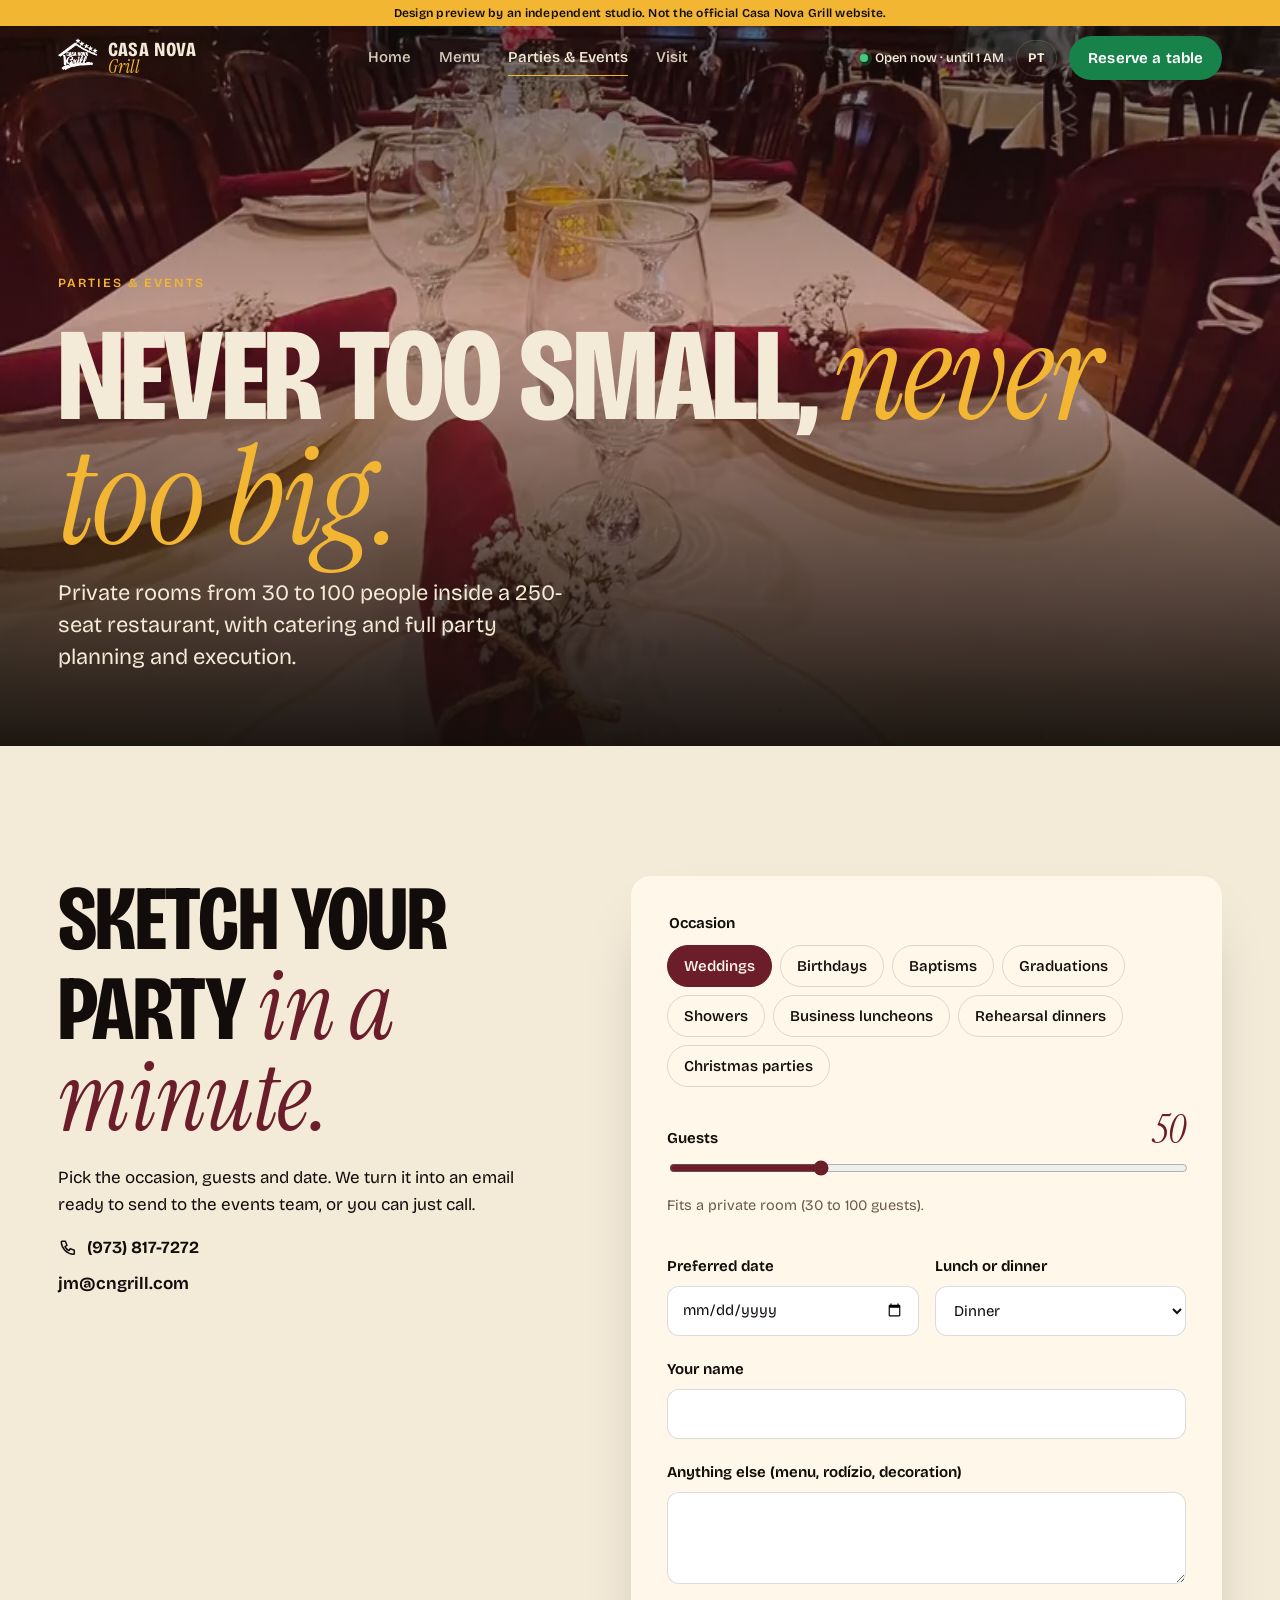
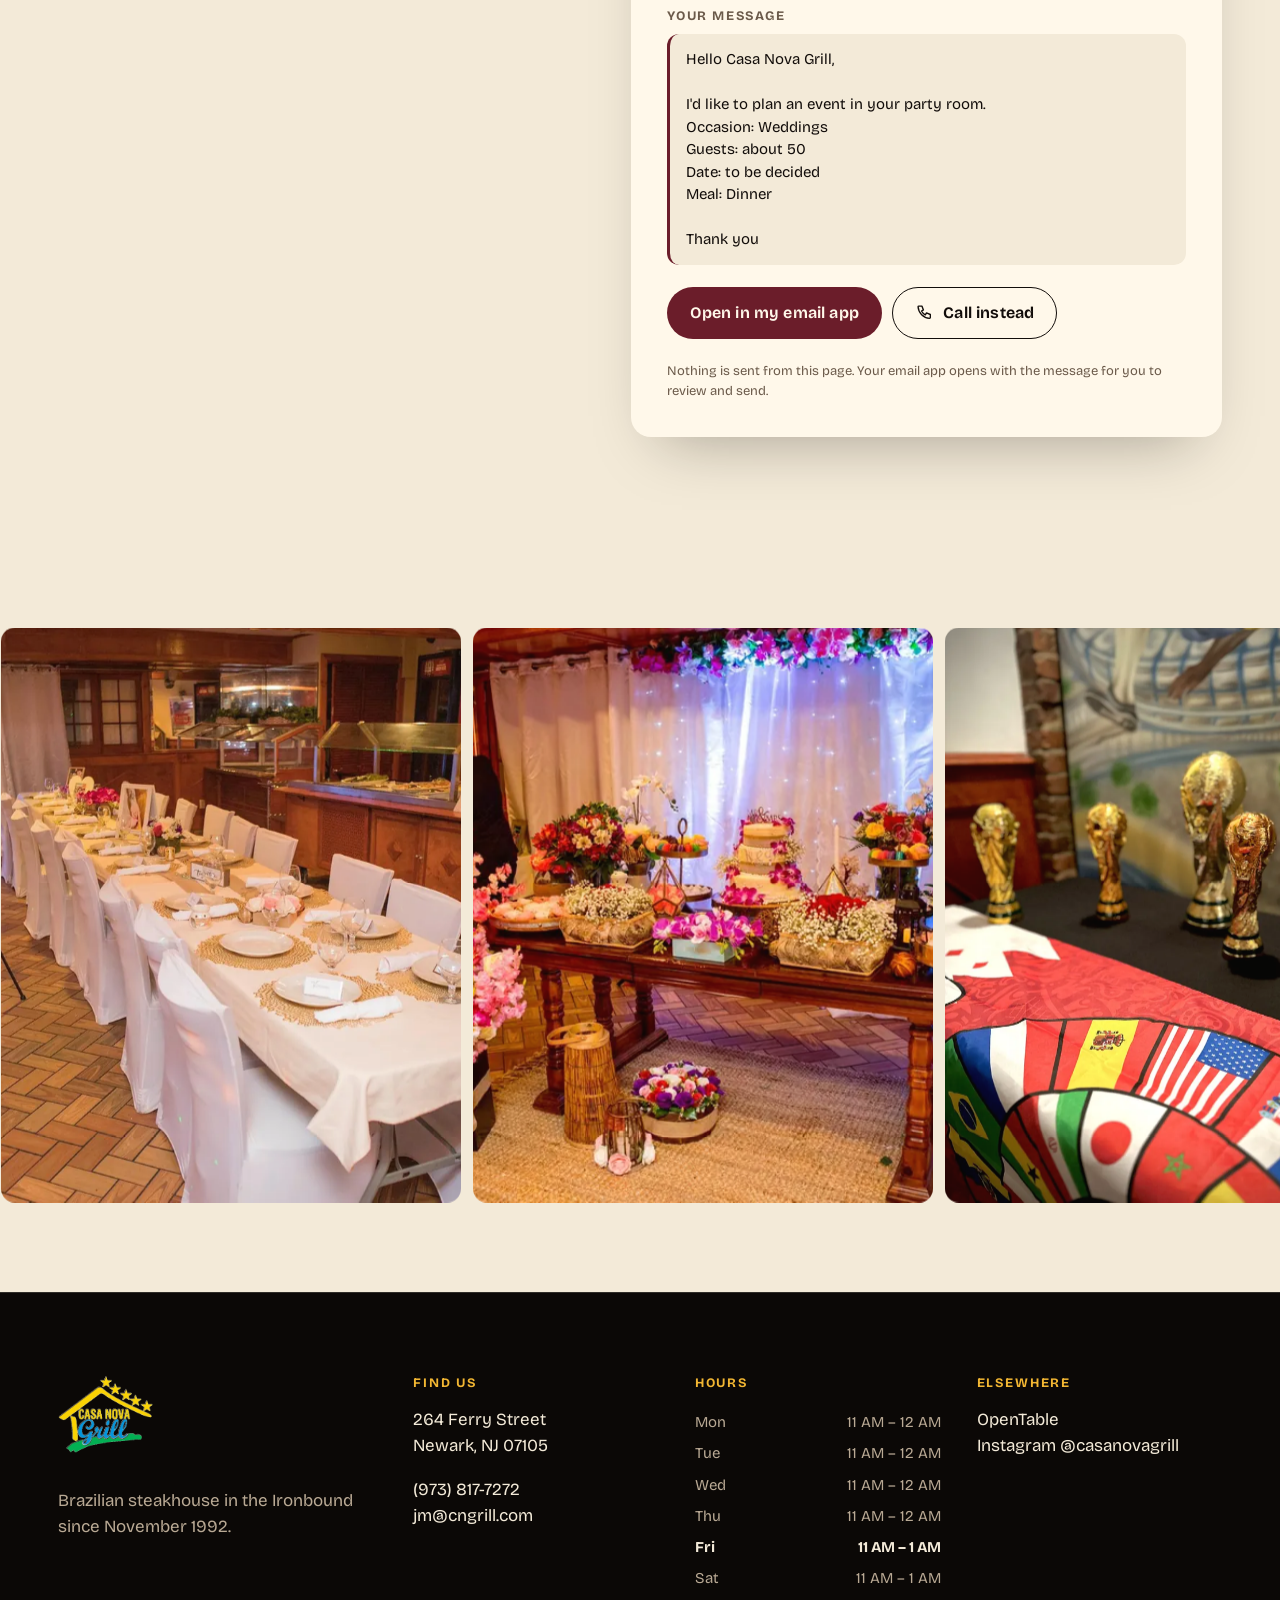
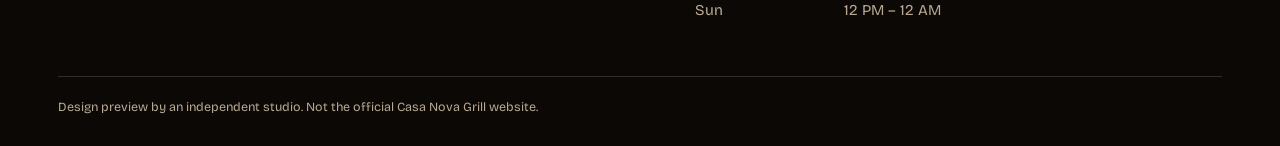
<file: events.html>
<!doctype html>
<html lang="en">
<head>
<meta charset="utf-8">
<meta name="viewport" content="width=device-width, initial-scale=1, viewport-fit=cover">
<meta name="robots" content="noindex, nofollow">
<title>Parties &amp; private rooms | Casa Nova Grill, Newark</title>
<meta name="description" content="All-you-can-eat Brazilian rodízio every day at 264 Ferry Street in Newark’s Ironbound since 1992. Reserve on OpenTable, call for takeout, book the party room.">
<meta name="theme-color" content="#120d0a">
<link rel="alternate" hreflang="pt-BR" href="pt/events.html">
<link rel="preload" href="fonts/bricolage.woff2" as="font" type="font/woff2" crossorigin>
<link rel="stylesheet" href="css/styles.css">
<link rel="icon" href="img/logo-color.webp">
<script type="application/ld+json">{"@context":"https://schema.org","@type":"Restaurant","name":"Casa Nova Grill","servesCuisine":["Brazilian","Brazilian steakhouse","Rodízio","Seafood"],"address":{"@type":"PostalAddress","streetAddress":"264 Ferry St","addressLocality":"Newark","addressRegion":"NJ","postalCode":"07105","addressCountry":"US"},"telephone":"+1-973-817-7272","email":"jm@cngrill.com","foundingDate":"1992-11","acceptsReservations":"https://www.opentable.com/r/casa-nova-grill-brazilian-rodizio-reservations-newark?restref=1284154&lang=en-US&ot_source=Restaurant%20website","sameAs":["https://www.instagram.com/casanovagrill/"],"openingHoursSpecification":[{"@type":"OpeningHoursSpecification","dayOfWeek":"Sunday","opens":"12:00","closes":"00:00"},{"@type":"OpeningHoursSpecification","dayOfWeek":"Monday","opens":"11:00","closes":"00:00"},{"@type":"OpeningHoursSpecification","dayOfWeek":"Tuesday","opens":"11:00","closes":"00:00"},{"@type":"OpeningHoursSpecification","dayOfWeek":"Wednesday","opens":"11:00","closes":"00:00"},{"@type":"OpeningHoursSpecification","dayOfWeek":"Thursday","opens":"11:00","closes":"00:00"},{"@type":"OpeningHoursSpecification","dayOfWeek":"Friday","opens":"11:00","closes":"01:00"},{"@type":"OpeningHoursSpecification","dayOfWeek":"Saturday","opens":"11:00","closes":"01:00"}]}</script>
</head>
<body class="page-events" data-lang="en">
<a class="skip" href="#main">Skip to content</a>
<div class="preview-tag" role="note"><span>Preview, not the official site</span><span class="preview-tag__full">Design preview by an independent studio. Not the official Casa Nova Grill website.</span></div>
<header class="hdr" data-hdr>
  <a class="hdr__logo" href="index.html" aria-label="Casa Nova Grill, Home"><img src="img/logo-white.webp" alt="" width="54" height="57"><span>Casa Nova<em>Grill</em></span></a>
  <nav class="hdr__nav" aria-label="Main"><a href="index.html">Home</a><a href="menu.html">Menu</a><a href="events.html" aria-current="page">Parties & Events</a><a href="visit.html">Visit</a></nav>
  <div class="hdr__end">
    <span class="status" data-status aria-live="polite"></span>
    <a class="lang" href="pt/events.html" hreflang="pt-BR" lang="pt-BR" title="Português">PT</a>
    <a class="btn btn--green hdr__cta" href="https://www.opentable.com/r/casa-nova-grill-brazilian-rodizio-reservations-newark?restref=1284154&lang=en-US&ot_source=Restaurant%20website" target="_blank" rel="noopener">Reserve a table</a>
    <button class="hdr__burger" type="button" aria-expanded="false" aria-controls="drawer" data-burger><span></span><span></span><span class="sr">Menu</span></button>
  </div>
</header>
<div class="drawer" id="drawer" hidden data-drawer>
  <nav aria-label="Mobile"><a href="index.html">Home</a><a href="menu.html">Menu</a><a href="events.html" aria-current="page">Parties & Events</a><a href="visit.html">Visit</a></nav>
  <p class="drawer__meta">264 Ferry Street, Newark, NJ<br><a href="tel:+19738177272">(973) 817-7272</a></p>
</div>
<main id="main">

<section class="ehero" aria-labelledby="e-title">
  <figure class="ehero__img"><img src="img/party-table-800.webp" alt="Table set for a celebration with balloons and flowers" fetchpriority="high" decoding="async"></figure>
  <div class="ehero__inner">
    <p class="eyebrow">Parties & events</p>
    <h1 id="e-title" class="h1">Never too small, <em>never too big.</em></h1>
    <p class="lede">Private rooms from 30 to 100 people inside a 250-seat restaurant, with catering and full party planning and execution.</p>
  </div>
</section>

<section class="planner" aria-labelledby="pl-title">
  <div class="planner__intro">
    <h2 id="pl-title" class="h2">Sketch your party <em>in a minute.</em></h2>
    <p>Pick the occasion, guests and date. We turn it into an email ready to send to the events team, or you can just call.</p>
    <p class="planner__direct"><a href="tel:+19738177272"><svg viewBox="0 0 24 24" aria-hidden="true"><path d="M5 4h4l2 5-2.5 1.5a11 11 0 0 0 5 5L15 13l5 2v4a1 1 0 0 1-1 1A16 16 0 0 1 4 5a1 1 0 0 1 1-1z"/></svg>(973) 817-7272</a><a href="mailto:jm@cngrill.com">jm@cngrill.com</a></p>
  </div>
  <form class="planner__form" data-planner novalidate>
    <fieldset><legend>Occasion</legend><div class="occs"><label class="occ"><input type="radio" name="occasion" value="Weddings" checked><span>Weddings</span></label><label class="occ"><input type="radio" name="occasion" value="Birthdays"><span>Birthdays</span></label><label class="occ"><input type="radio" name="occasion" value="Baptisms"><span>Baptisms</span></label><label class="occ"><input type="radio" name="occasion" value="Graduations"><span>Graduations</span></label><label class="occ"><input type="radio" name="occasion" value="Showers"><span>Showers</span></label><label class="occ"><input type="radio" name="occasion" value="Business luncheons"><span>Business luncheons</span></label><label class="occ"><input type="radio" name="occasion" value="Rehearsal dinners"><span>Rehearsal dinners</span></label><label class="occ"><input type="radio" name="occasion" value="Christmas parties"><span>Christmas parties</span></label></div></fieldset>
    <div class="guests">
      <label for="guests">Guests <output data-guests-out>50</output></label>
      <input id="guests" type="range" min="10" max="150" step="5" value="50" data-guests>
      <p class="guests__fit" data-fit aria-live="polite"></p>
    </div>
    <div class="row">
      <label>Preferred date<input type="date" data-date></label>
      <label>Lunch or dinner<select data-meal><option>Dinner</option><option>Lunch</option><option>Not sure yet</option></select></label>
    </div>
    <label>Your name<input type="text" data-pname autocomplete="name"></label>
    <label>Anything else (menu, rodízio, decoration)<textarea rows="3" data-notes></textarea></label>
    <div class="planner__preview"><p class="planner__label">Your message</p><pre data-msg></pre></div>
    <div class="planner__actions">
      <a class="btn btn--wine" href="mailto:jm@cngrill.com" data-mail>Open in my email app</a>
      <a class="btn btn--ghost-dark" href="tel:+19738177272"><svg viewBox="0 0 24 24" aria-hidden="true"><path d="M5 4h4l2 5-2.5 1.5a11 11 0 0 0 5 5L15 13l5 2v4a1 1 0 0 1-1 1A16 16 0 0 1 4 5a1 1 0 0 1 1-1z"/></svg>Call instead</a>
    </div>
    <p class="planner__fine">Nothing is sent from this page. Your email app opens with the message for you to review and send.</p>
  </form>
</section>

<section class="gallery" aria-label="Party setups">
  <figure><img src="img/party-long-table-800.webp" alt="Long table with white chair covers" loading="lazy" decoding="async"></figure>
  <figure><img src="img/party-sweets-800.webp" srcset="img/party-sweets-800.webp 800w, img/party-sweets-1600.webp 1600w" sizes="(min-width: 900px) 33vw, 80vw" alt="Dessert table with flowers and drapes" loading="lazy" decoding="async"></figure>
  <figure><img src="img/world-cup-800.webp" srcset="img/world-cup-800.webp 800w, img/world-cup-1600.webp 1600w" sizes="(min-width: 900px) 33vw, 80vw" alt="Trophy replicas and flags set up for a World Cup watch party" loading="lazy" decoding="async"></figure>
  <figure><img src="img/bar-800.webp" srcset="img/bar-800.webp 800w, img/bar-1600.webp 1600w" sizes="(min-width: 900px) 33vw, 80vw" alt="The long bar with screens" loading="lazy" decoding="async"></figure>
</section>

</main>
<footer class="ftr">
  <div class="ftr__grid">
    <div class="ftr__brand"><img src="img/logo-color.webp" alt="Casa Nova Grill" width="110" height="115" loading="lazy"><p>Brazilian steakhouse in the Ironbound since November 1992.</p></div>
    <div><h2>Find us</h2><p><a href="https://www.google.com/maps/search/?api=1&query=Casa+Nova+Grill+264+Ferry+St+Newark+NJ+07105" target="_blank" rel="noopener">264 Ferry Street<br>Newark, NJ 07105</a></p><p><a href="tel:+19738177272">(973) 817-7272</a><br><a href="mailto:jm@cngrill.com">jm@cngrill.com</a></p></div>
    <div><h2>Hours</h2><ul class="ftr__hours"><li data-day="1"><span>Mon</span><span>11 AM – 12 AM</span></li><li data-day="2"><span>Tue</span><span>11 AM – 12 AM</span></li><li data-day="3"><span>Wed</span><span>11 AM – 12 AM</span></li><li data-day="4"><span>Thu</span><span>11 AM – 12 AM</span></li><li data-day="5"><span>Fri</span><span>11 AM – 1 AM</span></li><li data-day="6"><span>Sat</span><span>11 AM – 1 AM</span></li><li data-day="0"><span>Sun</span><span>12 PM – 12 AM</span></li></ul></div>
    <div><h2>Elsewhere</h2><p><a href="https://www.opentable.com/r/casa-nova-grill-brazilian-rodizio-reservations-newark?restref=1284154&lang=en-US&ot_source=Restaurant%20website" target="_blank" rel="noopener">OpenTable</a><br><a href="https://www.instagram.com/casanovagrill/" target="_blank" rel="noopener">Instagram @casanovagrill</a></p></div>
  </div>
  <p class="ftr__note">Design preview by an independent studio. Not the official Casa Nova Grill website.</p>
</footer>
<nav class="dock" aria-label="Quick actions">
  <a class="dock__main" href="https://www.opentable.com/r/casa-nova-grill-brazilian-rodizio-reservations-newark?restref=1284154&lang=en-US&ot_source=Restaurant%20website" target="_blank" rel="noopener"><svg viewBox="0 0 24 24" aria-hidden="true"><rect x="3.5" y="5" width="17" height="15" rx="2"/><path d="M3.5 10h17M8 3v4M16 3v4"/></svg><span>Reserve</span></a>
  <a href="tel:+19738177272"><svg viewBox="0 0 24 24" aria-hidden="true"><path d="M5 4h4l2 5-2.5 1.5a11 11 0 0 0 5 5L15 13l5 2v4a1 1 0 0 1-1 1A16 16 0 0 1 4 5a1 1 0 0 1 1-1z"/></svg><span>Call</span></a>
  <a href="https://www.google.com/maps/search/?api=1&query=Casa+Nova+Grill+264+Ferry+St+Newark+NJ+07105" target="_blank" rel="noopener"><svg viewBox="0 0 24 24" aria-hidden="true"><path d="M12 21s-7-6.2-7-11.5a7 7 0 0 1 14 0C19 14.8 12 21 12 21z"/><circle cx="12" cy="9.5" r="2.5"/></svg><span>Directions</span></a>
</nav>
<script>window.CN={"hours":[[12,24],[11,24],[11,24],[11,24],[11,24],[11,25],[11,25]],"lang":"en","status":{"open":"Open now","closes":"until","closed":"Closed now","opens":"opens","today":"today","tomorrow":"tomorrow"},"days":["Sunday","Monday","Tuesday","Wednesday","Thursday","Friday","Saturday"]};</script>
<script src="vendor/gsap.min.js" defer></script>
<script src="vendor/ScrollTrigger.min.js" defer></script>
<script src="vendor/lenis.min.js" defer></script>
<script src="js/app.js" defer></script>
</body>
</html>
</file>
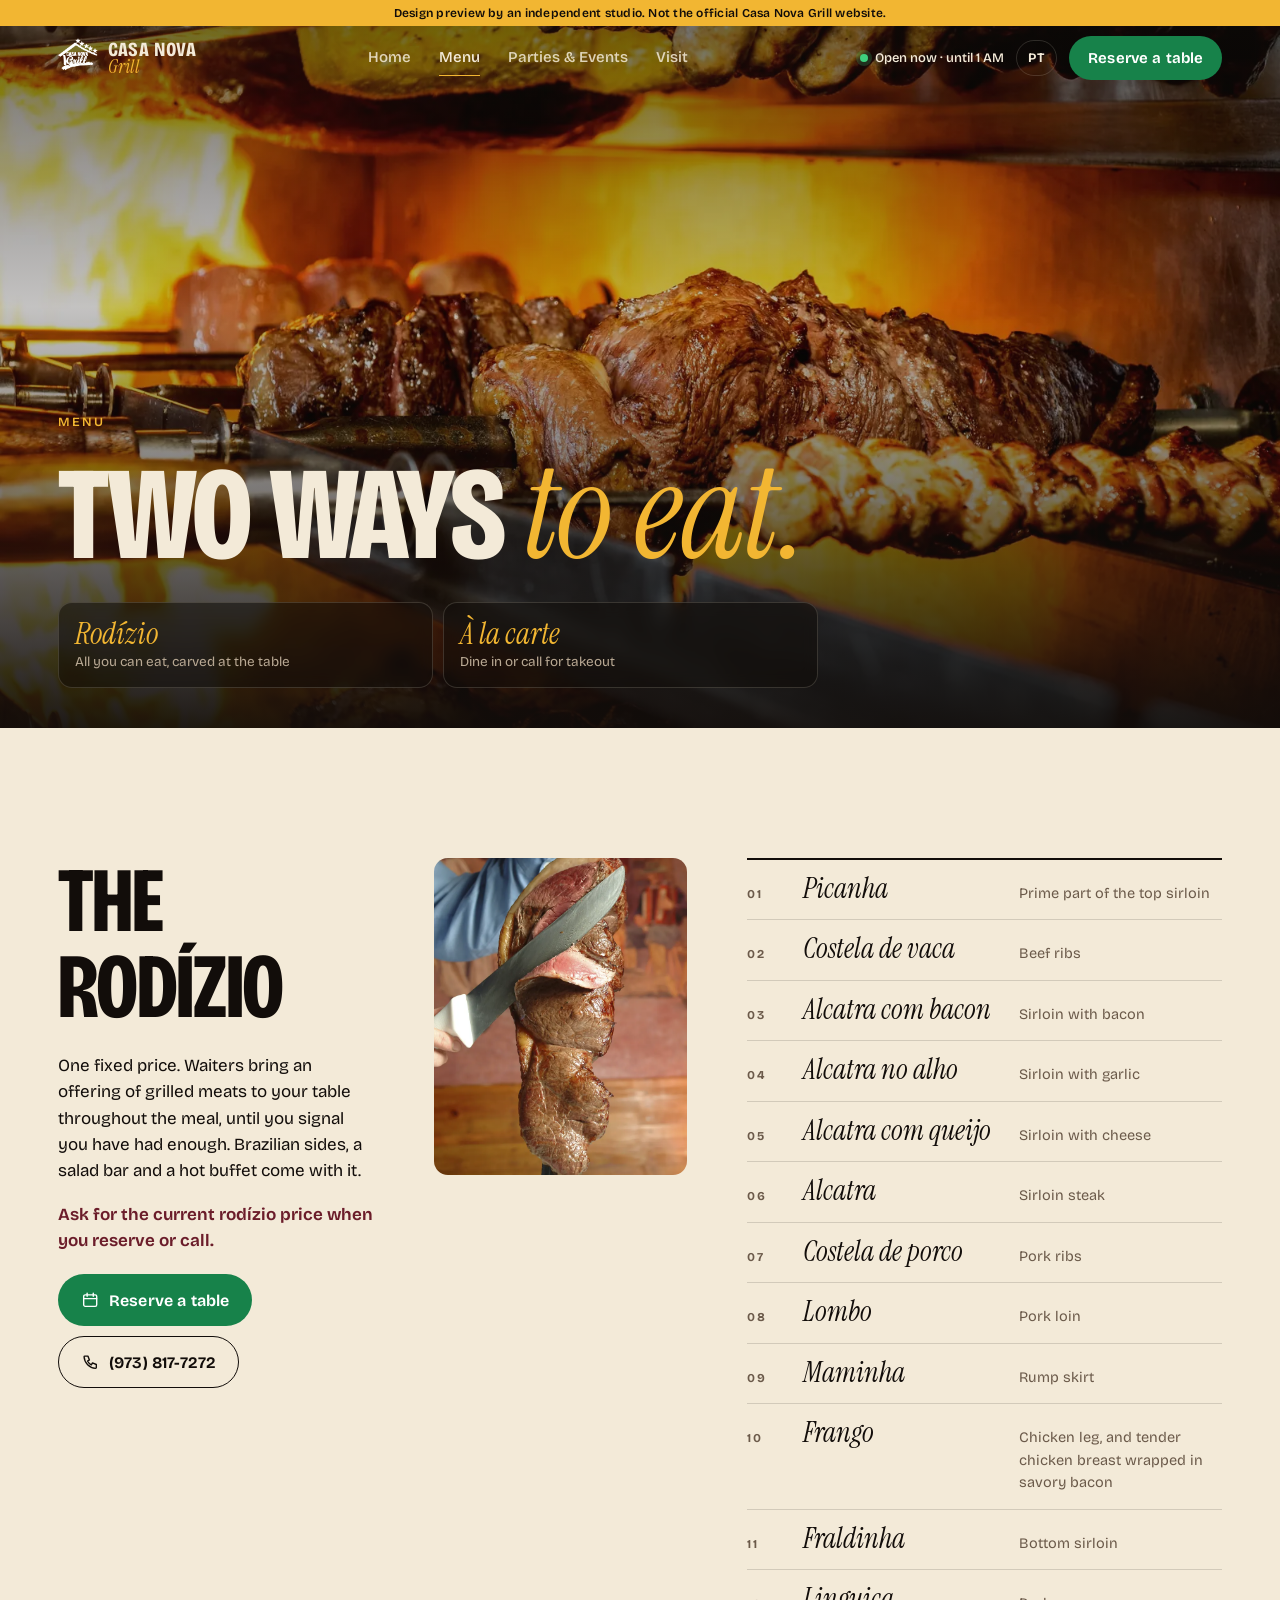
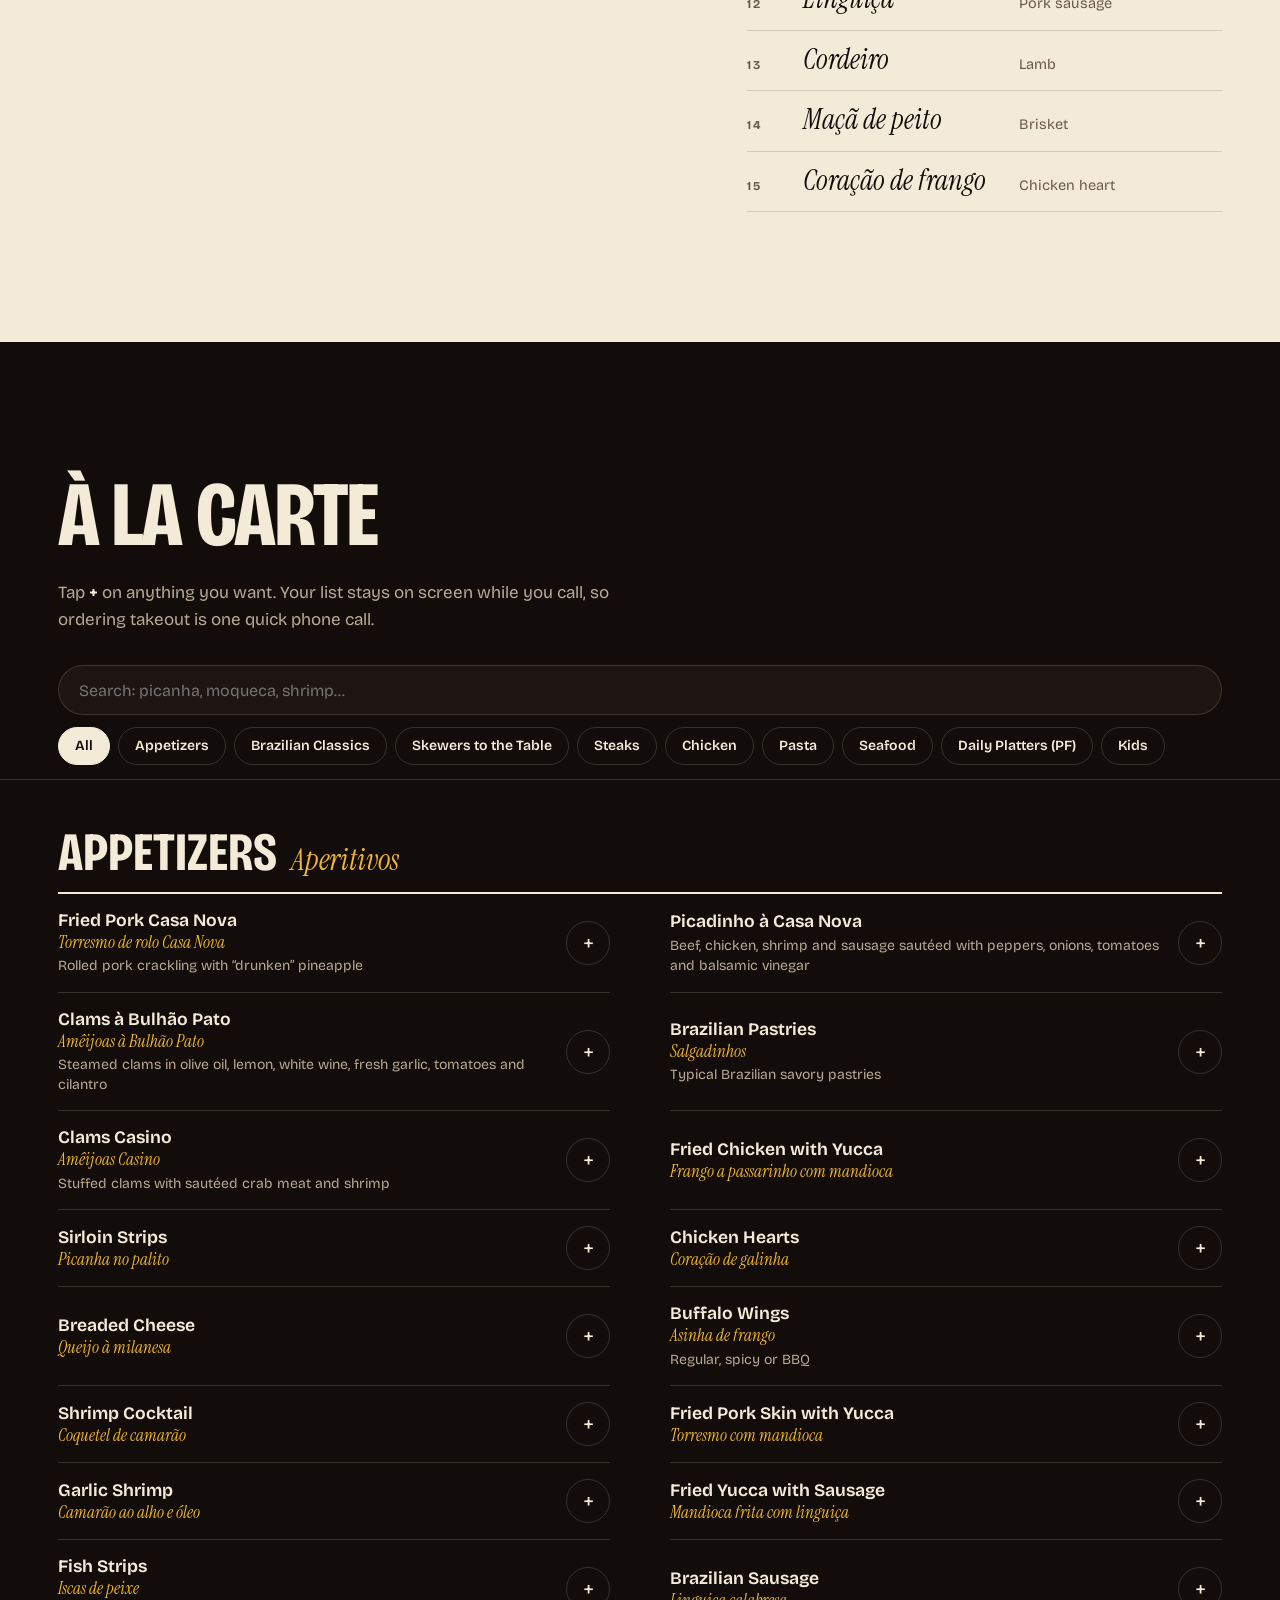
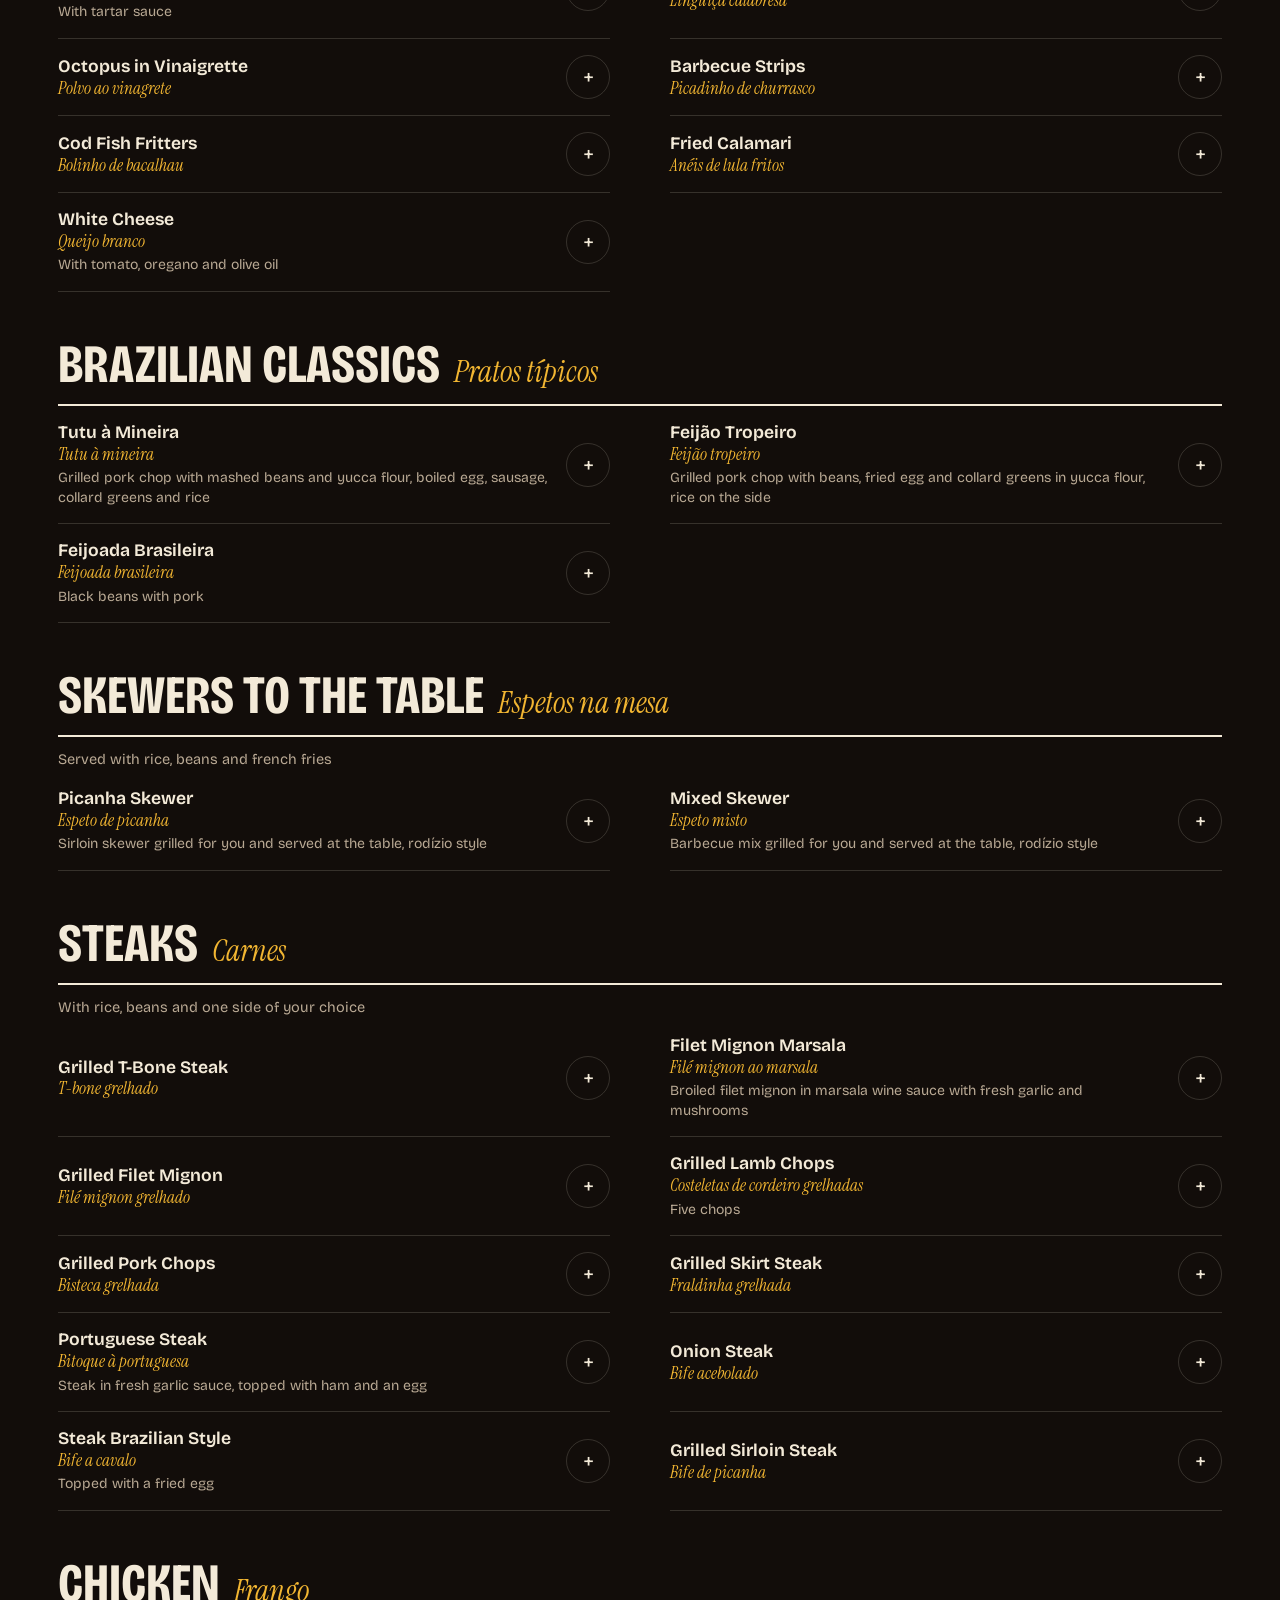
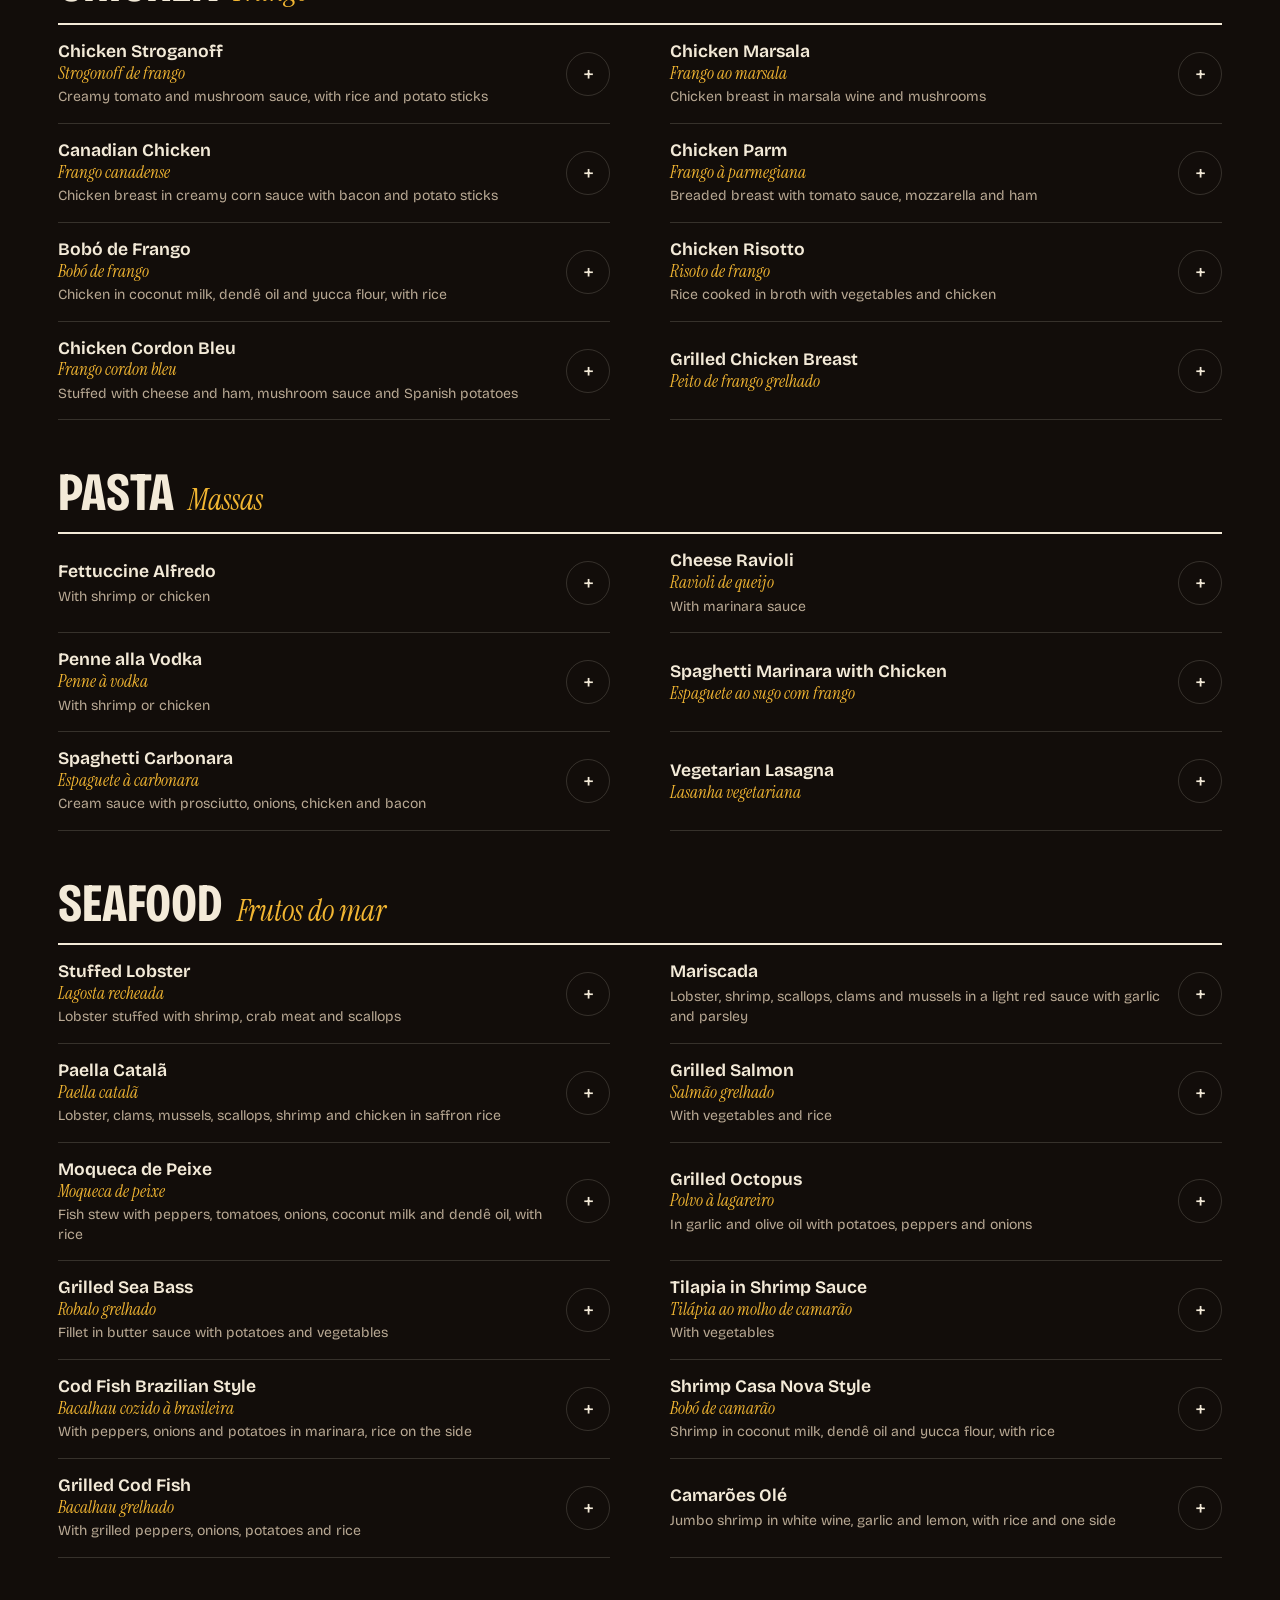
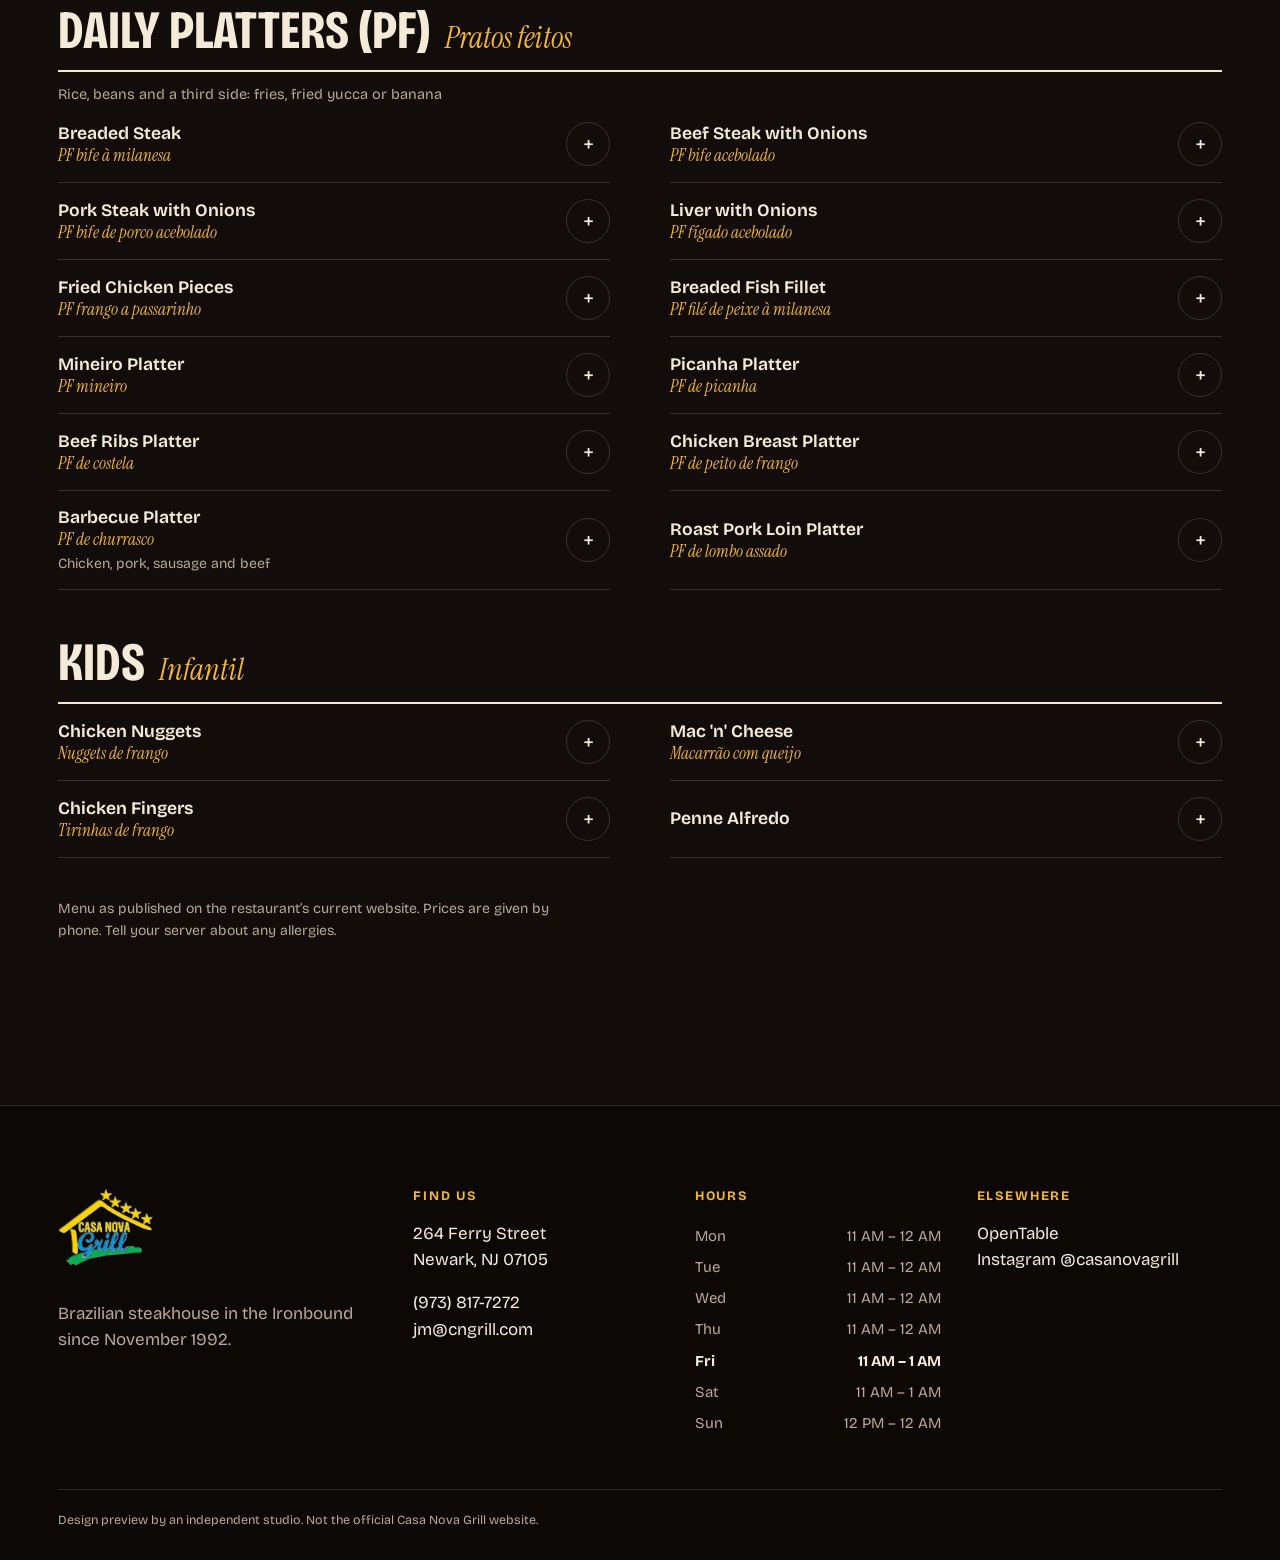
<file: menu.html>
<!doctype html>
<html lang="en">
<head>
<meta charset="utf-8">
<meta name="viewport" content="width=device-width, initial-scale=1, viewport-fit=cover">
<meta name="robots" content="noindex, nofollow">
<title>Menu | Rodízio cuts and à la carte | Casa Nova Grill</title>
<meta name="description" content="All-you-can-eat Brazilian rodízio every day at 264 Ferry Street in Newark’s Ironbound since 1992. Reserve on OpenTable, call for takeout, book the party room.">
<meta name="theme-color" content="#120d0a">
<link rel="alternate" hreflang="pt-BR" href="pt/menu.html">
<link rel="preload" href="fonts/bricolage.woff2" as="font" type="font/woff2" crossorigin>
<link rel="stylesheet" href="css/styles.css">
<link rel="icon" href="img/logo-color.webp">
<script type="application/ld+json">{"@context":"https://schema.org","@type":"Restaurant","name":"Casa Nova Grill","servesCuisine":["Brazilian","Brazilian steakhouse","Rodízio","Seafood"],"address":{"@type":"PostalAddress","streetAddress":"264 Ferry St","addressLocality":"Newark","addressRegion":"NJ","postalCode":"07105","addressCountry":"US"},"telephone":"+1-973-817-7272","email":"jm@cngrill.com","foundingDate":"1992-11","acceptsReservations":"https://www.opentable.com/r/casa-nova-grill-brazilian-rodizio-reservations-newark?restref=1284154&lang=en-US&ot_source=Restaurant%20website","sameAs":["https://www.instagram.com/casanovagrill/"],"openingHoursSpecification":[{"@type":"OpeningHoursSpecification","dayOfWeek":"Sunday","opens":"12:00","closes":"00:00"},{"@type":"OpeningHoursSpecification","dayOfWeek":"Monday","opens":"11:00","closes":"00:00"},{"@type":"OpeningHoursSpecification","dayOfWeek":"Tuesday","opens":"11:00","closes":"00:00"},{"@type":"OpeningHoursSpecification","dayOfWeek":"Wednesday","opens":"11:00","closes":"00:00"},{"@type":"OpeningHoursSpecification","dayOfWeek":"Thursday","opens":"11:00","closes":"00:00"},{"@type":"OpeningHoursSpecification","dayOfWeek":"Friday","opens":"11:00","closes":"01:00"},{"@type":"OpeningHoursSpecification","dayOfWeek":"Saturday","opens":"11:00","closes":"01:00"}]}</script>
</head>
<body class="page-menu" data-lang="en">
<a class="skip" href="#main">Skip to content</a>
<div class="preview-tag" role="note"><span>Preview, not the official site</span><span class="preview-tag__full">Design preview by an independent studio. Not the official Casa Nova Grill website.</span></div>
<header class="hdr" data-hdr>
  <a class="hdr__logo" href="index.html" aria-label="Casa Nova Grill, Home"><img src="img/logo-white.webp" alt="" width="54" height="57"><span>Casa Nova<em>Grill</em></span></a>
  <nav class="hdr__nav" aria-label="Main"><a href="index.html">Home</a><a href="menu.html" aria-current="page">Menu</a><a href="events.html">Parties & Events</a><a href="visit.html">Visit</a></nav>
  <div class="hdr__end">
    <span class="status" data-status aria-live="polite"></span>
    <a class="lang" href="pt/menu.html" hreflang="pt-BR" lang="pt-BR" title="Português">PT</a>
    <a class="btn btn--green hdr__cta" href="https://www.opentable.com/r/casa-nova-grill-brazilian-rodizio-reservations-newark?restref=1284154&lang=en-US&ot_source=Restaurant%20website" target="_blank" rel="noopener">Reserve a table</a>
    <button class="hdr__burger" type="button" aria-expanded="false" aria-controls="drawer" data-burger><span></span><span></span><span class="sr">Menu</span></button>
  </div>
</header>
<div class="drawer" id="drawer" hidden data-drawer>
  <nav aria-label="Mobile"><a href="index.html">Home</a><a href="menu.html" aria-current="page">Menu</a><a href="events.html">Parties & Events</a><a href="visit.html">Visit</a></nav>
  <p class="drawer__meta">264 Ferry Street, Newark, NJ<br><a href="tel:+19738177272">(973) 817-7272</a></p>
</div>
<main id="main">

<section class="mhero" aria-labelledby="m-title">
  <div class="mhero__inner">
    <p class="eyebrow">Menu</p>
    <h1 id="m-title" class="h1">Two ways <em>to eat.</em></h1>
    <div class="mhero__switch" role="tablist">
      <a href="#rodizio" class="mhero__opt"><b>Rodízio</b><span>All you can eat, carved at the table</span></a>
      <a href="#alacarte" class="mhero__opt"><b>À la carte</b><span>Dine in or call for takeout</span></a>
    </div>
  </div>
  <figure class="mhero__img"><img src="img/grill-800.webp" srcset="img/grill-800.webp 800w, img/grill-1600.webp 1600w" sizes="100vw" alt="Skewers of beef, pork and sausage over the open fire" fetchpriority="high" decoding="async"></figure>
</section>

<section class="rod" id="rodizio" aria-labelledby="rod-title">
  <div class="rod__intro">
    <h2 id="rod-title" class="h2">The rodízio</h2>
    <p>One fixed price. Waiters bring an offering of grilled meats to your table throughout the meal, until you signal you have had enough. Brazilian sides, a salad bar and a hot buffet come with it.</p>
    <p class="rod__price">Ask for the current rodízio price when you reserve or call.</p>
    <div class="rod__actions"><a class="btn btn--green" href="https://www.opentable.com/r/casa-nova-grill-brazilian-rodizio-reservations-newark?restref=1284154&lang=en-US&ot_source=Restaurant%20website" target="_blank" rel="noopener"><svg viewBox="0 0 24 24" aria-hidden="true"><rect x="3.5" y="5" width="17" height="15" rx="2"/><path d="M3.5 10h17M8 3v4M16 3v4"/></svg>Reserve a table</a><a class="btn btn--ghost-dark" href="tel:+19738177272"><svg viewBox="0 0 24 24" aria-hidden="true"><path d="M5 4h4l2 5-2.5 1.5a11 11 0 0 0 5 5L15 13l5 2v4a1 1 0 0 1-1 1A16 16 0 0 1 4 5a1 1 0 0 1 1-1z"/></svg>(973) 817-7272</a></div>
  </div>
  <figure class="rod__img"><img src="img/picanha-skewer-800.webp" srcset="img/picanha-skewer-800.webp 800w, img/picanha-skewer-1600.webp 1600w" sizes="(min-width: 900px) 35vw, 100vw" alt="Picanha on the skewer being sliced" loading="lazy" decoding="async"></figure>
  <ol class="cuts"><li><span class="cut__no">01</span><span class="cut__pt">Picanha</span><span class="cut__en">Prime part of the top sirloin</span></li><li><span class="cut__no">02</span><span class="cut__pt">Costela de vaca</span><span class="cut__en">Beef ribs</span></li><li><span class="cut__no">03</span><span class="cut__pt">Alcatra com bacon</span><span class="cut__en">Sirloin with bacon</span></li><li><span class="cut__no">04</span><span class="cut__pt">Alcatra no alho</span><span class="cut__en">Sirloin with garlic</span></li><li><span class="cut__no">05</span><span class="cut__pt">Alcatra com queijo</span><span class="cut__en">Sirloin with cheese</span></li><li><span class="cut__no">06</span><span class="cut__pt">Alcatra</span><span class="cut__en">Sirloin steak</span></li><li><span class="cut__no">07</span><span class="cut__pt">Costela de porco</span><span class="cut__en">Pork ribs</span></li><li><span class="cut__no">08</span><span class="cut__pt">Lombo</span><span class="cut__en">Pork loin</span></li><li><span class="cut__no">09</span><span class="cut__pt">Maminha</span><span class="cut__en">Rump skirt</span></li><li><span class="cut__no">10</span><span class="cut__pt">Frango</span><span class="cut__en">Chicken leg, and tender chicken breast wrapped in savory bacon</span></li><li><span class="cut__no">11</span><span class="cut__pt">Fraldinha</span><span class="cut__en">Bottom sirloin</span></li><li><span class="cut__no">12</span><span class="cut__pt">Linguiça</span><span class="cut__en">Pork sausage</span></li><li><span class="cut__no">13</span><span class="cut__pt">Cordeiro</span><span class="cut__en">Lamb</span></li><li><span class="cut__no">14</span><span class="cut__pt">Maçã de peito</span><span class="cut__en">Brisket</span></li><li><span class="cut__no">15</span><span class="cut__pt">Coração de frango</span><span class="cut__en">Chicken heart</span></li></ol>
</section>

<section class="alc" id="alacarte" aria-labelledby="alc-title">
  <div class="alc__head">
    <h2 id="alc-title" class="h2">À la carte</h2>
    <p>Tap <b>+</b> on anything you want. Your list stays on screen while you call, so ordering takeout is one quick phone call.</p>
    <div class="alc__tools">
      <label class="search"><span class="sr">Search the menu</span><input type="search" placeholder="Search: picanha, moqueca, shrimp…" data-search autocomplete="off"></label>
      <div class="chips" role="group" aria-label="Sections"><button type="button" class="chip is-on" data-filter="all">All</button><button type="button" class="chip" data-filter="starters">Appetizers</button><button type="button" class="chip" data-filter="typical">Brazilian Classics</button><button type="button" class="chip" data-filter="skewers">Skewers to the Table</button><button type="button" class="chip" data-filter="steaks">Steaks</button><button type="button" class="chip" data-filter="chicken">Chicken</button><button type="button" class="chip" data-filter="pasta">Pasta</button><button type="button" class="chip" data-filter="seafood">Seafood</button><button type="button" class="chip" data-filter="pf">Daily Platters (PF)</button><button type="button" class="chip" data-filter="kids">Kids</button></div>
    </div>
    <p class="alc__empty" data-empty hidden>Nothing found. Try another word.</p>
  </div>
  <div class="alc__body">
    <section class="msec" data-sec="starters" aria-labelledby="sec-starters">
      <h3 id="sec-starters" class="msec__title">Appetizers<span>Aperitivos</span></h3>
      
      <ul class="msec__list"><li class="dish" data-id="d0" data-name="Fried Pork Casa Nova" data-search="fried pork casa nova torresmo de rolo casa nova rolled pork crackling with “drunken” pineapple torresmo de rolo com abacaxi embriagado"><div class="dish__txt"><span class="dish__name">Fried Pork Casa Nova</span><span class="dish__alt">Torresmo de rolo Casa Nova</span><span class="dish__desc">Rolled pork crackling with “drunken” pineapple</span></div><button type="button" class="dish__add" aria-pressed="false" aria-label="Add to call list: Fried Pork Casa Nova"><span aria-hidden="true">+</span></button></li><li class="dish" data-id="d1" data-name="Picadinho à Casa Nova" data-search="picadinho à casa nova picadinho à casa nova beef, chicken, shrimp and sausage sautéed with peppers, onions, tomatoes and balsamic vinegar carne, frango, camarão e linguiça salteados com pimentão, cebola, tomate e vinagre balsâmico"><div class="dish__txt"><span class="dish__name">Picadinho à Casa Nova</span><span class="dish__desc">Beef, chicken, shrimp and sausage sautéed with peppers, onions, tomatoes and balsamic vinegar</span></div><button type="button" class="dish__add" aria-pressed="false" aria-label="Add to call list: Picadinho à Casa Nova"><span aria-hidden="true">+</span></button></li><li class="dish" data-id="d2" data-name="Clams à Bulhão Pato" data-search="clams à bulhão pato amêijoas à bulhão pato steamed clams in olive oil, lemon, white wine, fresh garlic, tomatoes and cilantro amêijoas no azeite, limão, vinho branco, alho, tomate e coentro"><div class="dish__txt"><span class="dish__name">Clams à Bulhão Pato</span><span class="dish__alt">Amêijoas à Bulhão Pato</span><span class="dish__desc">Steamed clams in olive oil, lemon, white wine, fresh garlic, tomatoes and cilantro</span></div><button type="button" class="dish__add" aria-pressed="false" aria-label="Add to call list: Clams à Bulhão Pato"><span aria-hidden="true">+</span></button></li><li class="dish" data-id="d3" data-name="Brazilian Pastries" data-search="brazilian pastries salgadinhos typical brazilian savory pastries salgadinhos típicos brasileiros"><div class="dish__txt"><span class="dish__name">Brazilian Pastries</span><span class="dish__alt">Salgadinhos</span><span class="dish__desc">Typical Brazilian savory pastries</span></div><button type="button" class="dish__add" aria-pressed="false" aria-label="Add to call list: Brazilian Pastries"><span aria-hidden="true">+</span></button></li><li class="dish" data-id="d4" data-name="Clams Casino" data-search="clams casino amêijoas casino stuffed clams with sautéed crab meat and shrimp amêijoas recheadas com carne de caranguejo e camarão"><div class="dish__txt"><span class="dish__name">Clams Casino</span><span class="dish__alt">Amêijoas Casino</span><span class="dish__desc">Stuffed clams with sautéed crab meat and shrimp</span></div><button type="button" class="dish__add" aria-pressed="false" aria-label="Add to call list: Clams Casino"><span aria-hidden="true">+</span></button></li><li class="dish" data-id="d5" data-name="Fried Chicken with Yucca" data-search="fried chicken with yucca frango a passarinho com mandioca  "><div class="dish__txt"><span class="dish__name">Fried Chicken with Yucca</span><span class="dish__alt">Frango a passarinho com mandioca</span></div><button type="button" class="dish__add" aria-pressed="false" aria-label="Add to call list: Fried Chicken with Yucca"><span aria-hidden="true">+</span></button></li><li class="dish" data-id="d6" data-name="Sirloin Strips" data-search="sirloin strips picanha no palito  "><div class="dish__txt"><span class="dish__name">Sirloin Strips</span><span class="dish__alt">Picanha no palito</span></div><button type="button" class="dish__add" aria-pressed="false" aria-label="Add to call list: Sirloin Strips"><span aria-hidden="true">+</span></button></li><li class="dish" data-id="d7" data-name="Chicken Hearts" data-search="chicken hearts coração de galinha  "><div class="dish__txt"><span class="dish__name">Chicken Hearts</span><span class="dish__alt">Coração de galinha</span></div><button type="button" class="dish__add" aria-pressed="false" aria-label="Add to call list: Chicken Hearts"><span aria-hidden="true">+</span></button></li><li class="dish" data-id="d8" data-name="Breaded Cheese" data-search="breaded cheese queijo à milanesa  "><div class="dish__txt"><span class="dish__name">Breaded Cheese</span><span class="dish__alt">Queijo à milanesa</span></div><button type="button" class="dish__add" aria-pressed="false" aria-label="Add to call list: Breaded Cheese"><span aria-hidden="true">+</span></button></li><li class="dish" data-id="d9" data-name="Buffalo Wings" data-search="buffalo wings asinha de frango regular, spicy or bbq tradicional, apimentada ou com molho barbecue"><div class="dish__txt"><span class="dish__name">Buffalo Wings</span><span class="dish__alt">Asinha de frango</span><span class="dish__desc">Regular, spicy or BBQ</span></div><button type="button" class="dish__add" aria-pressed="false" aria-label="Add to call list: Buffalo Wings"><span aria-hidden="true">+</span></button></li><li class="dish" data-id="d10" data-name="Shrimp Cocktail" data-search="shrimp cocktail coquetel de camarão  "><div class="dish__txt"><span class="dish__name">Shrimp Cocktail</span><span class="dish__alt">Coquetel de camarão</span></div><button type="button" class="dish__add" aria-pressed="false" aria-label="Add to call list: Shrimp Cocktail"><span aria-hidden="true">+</span></button></li><li class="dish" data-id="d11" data-name="Fried Pork Skin with Yucca" data-search="fried pork skin with yucca torresmo com mandioca  "><div class="dish__txt"><span class="dish__name">Fried Pork Skin with Yucca</span><span class="dish__alt">Torresmo com mandioca</span></div><button type="button" class="dish__add" aria-pressed="false" aria-label="Add to call list: Fried Pork Skin with Yucca"><span aria-hidden="true">+</span></button></li><li class="dish" data-id="d12" data-name="Garlic Shrimp" data-search="garlic shrimp camarão ao alho e óleo  "><div class="dish__txt"><span class="dish__name">Garlic Shrimp</span><span class="dish__alt">Camarão ao alho e óleo</span></div><button type="button" class="dish__add" aria-pressed="false" aria-label="Add to call list: Garlic Shrimp"><span aria-hidden="true">+</span></button></li><li class="dish" data-id="d13" data-name="Fried Yucca with Sausage" data-search="fried yucca with sausage mandioca frita com linguiça  "><div class="dish__txt"><span class="dish__name">Fried Yucca with Sausage</span><span class="dish__alt">Mandioca frita com linguiça</span></div><button type="button" class="dish__add" aria-pressed="false" aria-label="Add to call list: Fried Yucca with Sausage"><span aria-hidden="true">+</span></button></li><li class="dish" data-id="d14" data-name="Fish Strips" data-search="fish strips iscas de peixe with tartar sauce com molho tártaro"><div class="dish__txt"><span class="dish__name">Fish Strips</span><span class="dish__alt">Iscas de peixe</span><span class="dish__desc">With tartar sauce</span></div><button type="button" class="dish__add" aria-pressed="false" aria-label="Add to call list: Fish Strips"><span aria-hidden="true">+</span></button></li><li class="dish" data-id="d15" data-name="Brazilian Sausage" data-search="brazilian sausage linguiça calabresa  "><div class="dish__txt"><span class="dish__name">Brazilian Sausage</span><span class="dish__alt">Linguiça calabresa</span></div><button type="button" class="dish__add" aria-pressed="false" aria-label="Add to call list: Brazilian Sausage"><span aria-hidden="true">+</span></button></li><li class="dish" data-id="d16" data-name="Octopus in Vinaigrette" data-search="octopus in vinaigrette polvo ao vinagrete  "><div class="dish__txt"><span class="dish__name">Octopus in Vinaigrette</span><span class="dish__alt">Polvo ao vinagrete</span></div><button type="button" class="dish__add" aria-pressed="false" aria-label="Add to call list: Octopus in Vinaigrette"><span aria-hidden="true">+</span></button></li><li class="dish" data-id="d17" data-name="Barbecue Strips" data-search="barbecue strips picadinho de churrasco  "><div class="dish__txt"><span class="dish__name">Barbecue Strips</span><span class="dish__alt">Picadinho de churrasco</span></div><button type="button" class="dish__add" aria-pressed="false" aria-label="Add to call list: Barbecue Strips"><span aria-hidden="true">+</span></button></li><li class="dish" data-id="d18" data-name="Cod Fish Fritters" data-search="cod fish fritters bolinho de bacalhau  "><div class="dish__txt"><span class="dish__name">Cod Fish Fritters</span><span class="dish__alt">Bolinho de bacalhau</span></div><button type="button" class="dish__add" aria-pressed="false" aria-label="Add to call list: Cod Fish Fritters"><span aria-hidden="true">+</span></button></li><li class="dish" data-id="d19" data-name="Fried Calamari" data-search="fried calamari anéis de lula fritos  "><div class="dish__txt"><span class="dish__name">Fried Calamari</span><span class="dish__alt">Anéis de lula fritos</span></div><button type="button" class="dish__add" aria-pressed="false" aria-label="Add to call list: Fried Calamari"><span aria-hidden="true">+</span></button></li><li class="dish" data-id="d20" data-name="White Cheese" data-search="white cheese queijo branco with tomato, oregano and olive oil com tomate, orégano e azeite"><div class="dish__txt"><span class="dish__name">White Cheese</span><span class="dish__alt">Queijo branco</span><span class="dish__desc">With tomato, oregano and olive oil</span></div><button type="button" class="dish__add" aria-pressed="false" aria-label="Add to call list: White Cheese"><span aria-hidden="true">+</span></button></li></ul>
    </section>
    <section class="msec" data-sec="typical" aria-labelledby="sec-typical">
      <h3 id="sec-typical" class="msec__title">Brazilian Classics<span>Pratos típicos</span></h3>
      
      <ul class="msec__list"><li class="dish" data-id="d21" data-name="Tutu à Mineira" data-search="tutu à mineira tutu à mineira grilled pork chop with mashed beans and yucca flour, boiled egg, sausage, collard greens and rice bisteca grelhada com tutu de feijão, ovo cozido, linguiça, couve e arroz"><div class="dish__txt"><span class="dish__name">Tutu à Mineira</span><span class="dish__alt">Tutu à mineira</span><span class="dish__desc">Grilled pork chop with mashed beans and yucca flour, boiled egg, sausage, collard greens and rice</span></div><button type="button" class="dish__add" aria-pressed="false" aria-label="Add to call list: Tutu à Mineira"><span aria-hidden="true">+</span></button></li><li class="dish" data-id="d22" data-name="Feijão Tropeiro" data-search="feijão tropeiro feijão tropeiro grilled pork chop with beans, fried egg and collard greens in yucca flour, rice on the side bisteca grelhada com feijão, ovo frito e couve na farinha, arroz à parte"><div class="dish__txt"><span class="dish__name">Feijão Tropeiro</span><span class="dish__alt">Feijão tropeiro</span><span class="dish__desc">Grilled pork chop with beans, fried egg and collard greens in yucca flour, rice on the side</span></div><button type="button" class="dish__add" aria-pressed="false" aria-label="Add to call list: Feijão Tropeiro"><span aria-hidden="true">+</span></button></li><li class="dish" data-id="d23" data-name="Feijoada Brasileira" data-search="feijoada brasileira feijoada brasileira black beans with pork feijão preto com carnes de porco"><div class="dish__txt"><span class="dish__name">Feijoada Brasileira</span><span class="dish__alt">Feijoada brasileira</span><span class="dish__desc">Black beans with pork</span></div><button type="button" class="dish__add" aria-pressed="false" aria-label="Add to call list: Feijoada Brasileira"><span aria-hidden="true">+</span></button></li></ul>
    </section>
    <section class="msec" data-sec="skewers" aria-labelledby="sec-skewers">
      <h3 id="sec-skewers" class="msec__title">Skewers to the Table<span>Espetos na mesa</span></h3>
      <p class="msec__note">Served with rice, beans and french fries</p>
      <ul class="msec__list"><li class="dish" data-id="d24" data-name="Picanha Skewer" data-search="picanha skewer espeto de picanha sirloin skewer grilled for you and served at the table, rodízio style picanha no espeto, assada para você e servida na mesa, como no rodízio"><div class="dish__txt"><span class="dish__name">Picanha Skewer</span><span class="dish__alt">Espeto de picanha</span><span class="dish__desc">Sirloin skewer grilled for you and served at the table, rodízio style</span></div><button type="button" class="dish__add" aria-pressed="false" aria-label="Add to call list: Picanha Skewer"><span aria-hidden="true">+</span></button></li><li class="dish" data-id="d25" data-name="Mixed Skewer" data-search="mixed skewer espeto misto barbecue mix grilled for you and served at the table, rodízio style churrasco misto assado para você e servido na mesa, como no rodízio"><div class="dish__txt"><span class="dish__name">Mixed Skewer</span><span class="dish__alt">Espeto misto</span><span class="dish__desc">Barbecue mix grilled for you and served at the table, rodízio style</span></div><button type="button" class="dish__add" aria-pressed="false" aria-label="Add to call list: Mixed Skewer"><span aria-hidden="true">+</span></button></li></ul>
    </section>
    <section class="msec" data-sec="steaks" aria-labelledby="sec-steaks">
      <h3 id="sec-steaks" class="msec__title">Steaks<span>Carnes</span></h3>
      <p class="msec__note">With rice, beans and one side of your choice</p>
      <ul class="msec__list"><li class="dish" data-id="d26" data-name="Grilled T-Bone Steak" data-search="grilled t-bone steak t-bone grelhado  "><div class="dish__txt"><span class="dish__name">Grilled T-Bone Steak</span><span class="dish__alt">T-bone grelhado</span></div><button type="button" class="dish__add" aria-pressed="false" aria-label="Add to call list: Grilled T-Bone Steak"><span aria-hidden="true">+</span></button></li><li class="dish" data-id="d27" data-name="Filet Mignon Marsala" data-search="filet mignon marsala filé mignon ao marsala broiled filet mignon in marsala wine sauce with fresh garlic and mushrooms filé mignon ao molho de vinho marsala com alho e cogumelos"><div class="dish__txt"><span class="dish__name">Filet Mignon Marsala</span><span class="dish__alt">Filé mignon ao marsala</span><span class="dish__desc">Broiled filet mignon in marsala wine sauce with fresh garlic and mushrooms</span></div><button type="button" class="dish__add" aria-pressed="false" aria-label="Add to call list: Filet Mignon Marsala"><span aria-hidden="true">+</span></button></li><li class="dish" data-id="d28" data-name="Grilled Filet Mignon" data-search="grilled filet mignon filé mignon grelhado  "><div class="dish__txt"><span class="dish__name">Grilled Filet Mignon</span><span class="dish__alt">Filé mignon grelhado</span></div><button type="button" class="dish__add" aria-pressed="false" aria-label="Add to call list: Grilled Filet Mignon"><span aria-hidden="true">+</span></button></li><li class="dish" data-id="d29" data-name="Grilled Lamb Chops" data-search="grilled lamb chops costeletas de cordeiro grelhadas five chops 5 unidades"><div class="dish__txt"><span class="dish__name">Grilled Lamb Chops</span><span class="dish__alt">Costeletas de cordeiro grelhadas</span><span class="dish__desc">Five chops</span></div><button type="button" class="dish__add" aria-pressed="false" aria-label="Add to call list: Grilled Lamb Chops"><span aria-hidden="true">+</span></button></li><li class="dish" data-id="d30" data-name="Grilled Pork Chops" data-search="grilled pork chops bisteca grelhada  "><div class="dish__txt"><span class="dish__name">Grilled Pork Chops</span><span class="dish__alt">Bisteca grelhada</span></div><button type="button" class="dish__add" aria-pressed="false" aria-label="Add to call list: Grilled Pork Chops"><span aria-hidden="true">+</span></button></li><li class="dish" data-id="d31" data-name="Grilled Skirt Steak" data-search="grilled skirt steak fraldinha grelhada  "><div class="dish__txt"><span class="dish__name">Grilled Skirt Steak</span><span class="dish__alt">Fraldinha grelhada</span></div><button type="button" class="dish__add" aria-pressed="false" aria-label="Add to call list: Grilled Skirt Steak"><span aria-hidden="true">+</span></button></li><li class="dish" data-id="d32" data-name="Portuguese Steak" data-search="portuguese steak bitoque à portuguesa steak in fresh garlic sauce, topped with ham and an egg bife ao molho de alho com presunto e ovo"><div class="dish__txt"><span class="dish__name">Portuguese Steak</span><span class="dish__alt">Bitoque à portuguesa</span><span class="dish__desc">Steak in fresh garlic sauce, topped with ham and an egg</span></div><button type="button" class="dish__add" aria-pressed="false" aria-label="Add to call list: Portuguese Steak"><span aria-hidden="true">+</span></button></li><li class="dish" data-id="d33" data-name="Onion Steak" data-search="onion steak bife acebolado  "><div class="dish__txt"><span class="dish__name">Onion Steak</span><span class="dish__alt">Bife acebolado</span></div><button type="button" class="dish__add" aria-pressed="false" aria-label="Add to call list: Onion Steak"><span aria-hidden="true">+</span></button></li><li class="dish" data-id="d34" data-name="Steak Brazilian Style" data-search="steak brazilian style bife a cavalo topped with a fried egg com ovo frito por cima"><div class="dish__txt"><span class="dish__name">Steak Brazilian Style</span><span class="dish__alt">Bife a cavalo</span><span class="dish__desc">Topped with a fried egg</span></div><button type="button" class="dish__add" aria-pressed="false" aria-label="Add to call list: Steak Brazilian Style"><span aria-hidden="true">+</span></button></li><li class="dish" data-id="d35" data-name="Grilled Sirloin Steak" data-search="grilled sirloin steak bife de picanha  "><div class="dish__txt"><span class="dish__name">Grilled Sirloin Steak</span><span class="dish__alt">Bife de picanha</span></div><button type="button" class="dish__add" aria-pressed="false" aria-label="Add to call list: Grilled Sirloin Steak"><span aria-hidden="true">+</span></button></li></ul>
    </section>
    <section class="msec" data-sec="chicken" aria-labelledby="sec-chicken">
      <h3 id="sec-chicken" class="msec__title">Chicken<span>Frango</span></h3>
      
      <ul class="msec__list"><li class="dish" data-id="d36" data-name="Chicken Stroganoff" data-search="chicken stroganoff strogonoff de frango creamy tomato and mushroom sauce, with rice and potato sticks molho cremoso de tomate e cogumelos, com arroz e batata palha"><div class="dish__txt"><span class="dish__name">Chicken Stroganoff</span><span class="dish__alt">Strogonoff de frango</span><span class="dish__desc">Creamy tomato and mushroom sauce, with rice and potato sticks</span></div><button type="button" class="dish__add" aria-pressed="false" aria-label="Add to call list: Chicken Stroganoff"><span aria-hidden="true">+</span></button></li><li class="dish" data-id="d37" data-name="Chicken Marsala" data-search="chicken marsala frango ao marsala chicken breast in marsala wine and mushrooms peito de frango ao vinho marsala com cogumelos"><div class="dish__txt"><span class="dish__name">Chicken Marsala</span><span class="dish__alt">Frango ao marsala</span><span class="dish__desc">Chicken breast in marsala wine and mushrooms</span></div><button type="button" class="dish__add" aria-pressed="false" aria-label="Add to call list: Chicken Marsala"><span aria-hidden="true">+</span></button></li><li class="dish" data-id="d38" data-name="Canadian Chicken" data-search="canadian chicken frango canadense chicken breast in creamy corn sauce with bacon and potato sticks peito de frango ao creme de milho com bacon e batata palha"><div class="dish__txt"><span class="dish__name">Canadian Chicken</span><span class="dish__alt">Frango canadense</span><span class="dish__desc">Chicken breast in creamy corn sauce with bacon and potato sticks</span></div><button type="button" class="dish__add" aria-pressed="false" aria-label="Add to call list: Canadian Chicken"><span aria-hidden="true">+</span></button></li><li class="dish" data-id="d39" data-name="Chicken Parm" data-search="chicken parm frango à parmegiana breaded breast with tomato sauce, mozzarella and ham peito empanado com molho de tomate, muçarela e presunto"><div class="dish__txt"><span class="dish__name">Chicken Parm</span><span class="dish__alt">Frango à parmegiana</span><span class="dish__desc">Breaded breast with tomato sauce, mozzarella and ham</span></div><button type="button" class="dish__add" aria-pressed="false" aria-label="Add to call list: Chicken Parm"><span aria-hidden="true">+</span></button></li><li class="dish" data-id="d40" data-name="Bobó de Frango" data-search="bobó de frango bobó de frango chicken in coconut milk, dendê oil and yucca flour, with rice frango no leite de coco, dendê e farinha de mandioca, com arroz"><div class="dish__txt"><span class="dish__name">Bobó de Frango</span><span class="dish__alt">Bobó de frango</span><span class="dish__desc">Chicken in coconut milk, dendê oil and yucca flour, with rice</span></div><button type="button" class="dish__add" aria-pressed="false" aria-label="Add to call list: Bobó de Frango"><span aria-hidden="true">+</span></button></li><li class="dish" data-id="d41" data-name="Chicken Risotto" data-search="chicken risotto risoto de frango rice cooked in broth with vegetables and chicken arroz cozido no caldo com legumes e frango"><div class="dish__txt"><span class="dish__name">Chicken Risotto</span><span class="dish__alt">Risoto de frango</span><span class="dish__desc">Rice cooked in broth with vegetables and chicken</span></div><button type="button" class="dish__add" aria-pressed="false" aria-label="Add to call list: Chicken Risotto"><span aria-hidden="true">+</span></button></li><li class="dish" data-id="d42" data-name="Chicken Cordon Bleu" data-search="chicken cordon bleu frango cordon bleu stuffed with cheese and ham, mushroom sauce and spanish potatoes recheado com queijo e presunto, molho de cogumelos e batatas"><div class="dish__txt"><span class="dish__name">Chicken Cordon Bleu</span><span class="dish__alt">Frango cordon bleu</span><span class="dish__desc">Stuffed with cheese and ham, mushroom sauce and Spanish potatoes</span></div><button type="button" class="dish__add" aria-pressed="false" aria-label="Add to call list: Chicken Cordon Bleu"><span aria-hidden="true">+</span></button></li><li class="dish" data-id="d43" data-name="Grilled Chicken Breast" data-search="grilled chicken breast peito de frango grelhado  "><div class="dish__txt"><span class="dish__name">Grilled Chicken Breast</span><span class="dish__alt">Peito de frango grelhado</span></div><button type="button" class="dish__add" aria-pressed="false" aria-label="Add to call list: Grilled Chicken Breast"><span aria-hidden="true">+</span></button></li></ul>
    </section>
    <section class="msec" data-sec="pasta" aria-labelledby="sec-pasta">
      <h3 id="sec-pasta" class="msec__title">Pasta<span>Massas</span></h3>
      
      <ul class="msec__list"><li class="dish" data-id="d44" data-name="Fettuccine Alfredo" data-search="fettuccine alfredo fettuccine alfredo with shrimp or chicken com camarão ou frango"><div class="dish__txt"><span class="dish__name">Fettuccine Alfredo</span><span class="dish__desc">With shrimp or chicken</span></div><button type="button" class="dish__add" aria-pressed="false" aria-label="Add to call list: Fettuccine Alfredo"><span aria-hidden="true">+</span></button></li><li class="dish" data-id="d45" data-name="Cheese Ravioli" data-search="cheese ravioli ravioli de queijo with marinara sauce com molho marinara"><div class="dish__txt"><span class="dish__name">Cheese Ravioli</span><span class="dish__alt">Ravioli de queijo</span><span class="dish__desc">With marinara sauce</span></div><button type="button" class="dish__add" aria-pressed="false" aria-label="Add to call list: Cheese Ravioli"><span aria-hidden="true">+</span></button></li><li class="dish" data-id="d46" data-name="Penne alla Vodka" data-search="penne alla vodka penne à vodka with shrimp or chicken com camarão ou frango"><div class="dish__txt"><span class="dish__name">Penne alla Vodka</span><span class="dish__alt">Penne à vodka</span><span class="dish__desc">With shrimp or chicken</span></div><button type="button" class="dish__add" aria-pressed="false" aria-label="Add to call list: Penne alla Vodka"><span aria-hidden="true">+</span></button></li><li class="dish" data-id="d47" data-name="Spaghetti Marinara with Chicken" data-search="spaghetti marinara with chicken espaguete ao sugo com frango  "><div class="dish__txt"><span class="dish__name">Spaghetti Marinara with Chicken</span><span class="dish__alt">Espaguete ao sugo com frango</span></div><button type="button" class="dish__add" aria-pressed="false" aria-label="Add to call list: Spaghetti Marinara with Chicken"><span aria-hidden="true">+</span></button></li><li class="dish" data-id="d48" data-name="Spaghetti Carbonara" data-search="spaghetti carbonara espaguete à carbonara cream sauce with prosciutto, onions, chicken and bacon molho cremoso com presunto cru, cebola, frango e bacon"><div class="dish__txt"><span class="dish__name">Spaghetti Carbonara</span><span class="dish__alt">Espaguete à carbonara</span><span class="dish__desc">Cream sauce with prosciutto, onions, chicken and bacon</span></div><button type="button" class="dish__add" aria-pressed="false" aria-label="Add to call list: Spaghetti Carbonara"><span aria-hidden="true">+</span></button></li><li class="dish" data-id="d49" data-name="Vegetarian Lasagna" data-search="vegetarian lasagna lasanha vegetariana  "><div class="dish__txt"><span class="dish__name">Vegetarian Lasagna</span><span class="dish__alt">Lasanha vegetariana</span></div><button type="button" class="dish__add" aria-pressed="false" aria-label="Add to call list: Vegetarian Lasagna"><span aria-hidden="true">+</span></button></li></ul>
    </section>
    <section class="msec" data-sec="seafood" aria-labelledby="sec-seafood">
      <h3 id="sec-seafood" class="msec__title">Seafood<span>Frutos do mar</span></h3>
      
      <ul class="msec__list"><li class="dish" data-id="d50" data-name="Stuffed Lobster" data-search="stuffed lobster lagosta recheada lobster stuffed with shrimp, crab meat and scallops lagosta recheada com camarão, caranguejo e vieiras"><div class="dish__txt"><span class="dish__name">Stuffed Lobster</span><span class="dish__alt">Lagosta recheada</span><span class="dish__desc">Lobster stuffed with shrimp, crab meat and scallops</span></div><button type="button" class="dish__add" aria-pressed="false" aria-label="Add to call list: Stuffed Lobster"><span aria-hidden="true">+</span></button></li><li class="dish" data-id="d51" data-name="Mariscada" data-search="mariscada mariscada lobster, shrimp, scallops, clams and mussels in a light red sauce with garlic and parsley lagosta, camarão, vieiras, amêijoas e mexilhões em molho vermelho leve com alho e salsa"><div class="dish__txt"><span class="dish__name">Mariscada</span><span class="dish__desc">Lobster, shrimp, scallops, clams and mussels in a light red sauce with garlic and parsley</span></div><button type="button" class="dish__add" aria-pressed="false" aria-label="Add to call list: Mariscada"><span aria-hidden="true">+</span></button></li><li class="dish" data-id="d52" data-name="Paella Catalã" data-search="paella catalã paella catalã lobster, clams, mussels, scallops, shrimp and chicken in saffron rice lagosta, amêijoas, mexilhões, vieiras, camarão e frango no arroz com açafrão"><div class="dish__txt"><span class="dish__name">Paella Catalã</span><span class="dish__alt">Paella catalã</span><span class="dish__desc">Lobster, clams, mussels, scallops, shrimp and chicken in saffron rice</span></div><button type="button" class="dish__add" aria-pressed="false" aria-label="Add to call list: Paella Catalã"><span aria-hidden="true">+</span></button></li><li class="dish" data-id="d53" data-name="Grilled Salmon" data-search="grilled salmon salmão grelhado with vegetables and rice com legumes e arroz"><div class="dish__txt"><span class="dish__name">Grilled Salmon</span><span class="dish__alt">Salmão grelhado</span><span class="dish__desc">With vegetables and rice</span></div><button type="button" class="dish__add" aria-pressed="false" aria-label="Add to call list: Grilled Salmon"><span aria-hidden="true">+</span></button></li><li class="dish" data-id="d54" data-name="Moqueca de Peixe" data-search="moqueca de peixe moqueca de peixe fish stew with peppers, tomatoes, onions, coconut milk and dendê oil, with rice peixe com pimentão, tomate, cebola, leite de coco e dendê, com arroz"><div class="dish__txt"><span class="dish__name">Moqueca de Peixe</span><span class="dish__alt">Moqueca de peixe</span><span class="dish__desc">Fish stew with peppers, tomatoes, onions, coconut milk and dendê oil, with rice</span></div><button type="button" class="dish__add" aria-pressed="false" aria-label="Add to call list: Moqueca de Peixe"><span aria-hidden="true">+</span></button></li><li class="dish" data-id="d55" data-name="Grilled Octopus" data-search="grilled octopus polvo à lagareiro in garlic and olive oil with potatoes, peppers and onions no alho e azeite, com batatas, pimentão e cebola"><div class="dish__txt"><span class="dish__name">Grilled Octopus</span><span class="dish__alt">Polvo à lagareiro</span><span class="dish__desc">In garlic and olive oil with potatoes, peppers and onions</span></div><button type="button" class="dish__add" aria-pressed="false" aria-label="Add to call list: Grilled Octopus"><span aria-hidden="true">+</span></button></li><li class="dish" data-id="d56" data-name="Grilled Sea Bass" data-search="grilled sea bass robalo grelhado fillet in butter sauce with potatoes and vegetables filé ao molho de manteiga, com batatas e legumes"><div class="dish__txt"><span class="dish__name">Grilled Sea Bass</span><span class="dish__alt">Robalo grelhado</span><span class="dish__desc">Fillet in butter sauce with potatoes and vegetables</span></div><button type="button" class="dish__add" aria-pressed="false" aria-label="Add to call list: Grilled Sea Bass"><span aria-hidden="true">+</span></button></li><li class="dish" data-id="d57" data-name="Tilapia in Shrimp Sauce" data-search="tilapia in shrimp sauce tilápia ao molho de camarão with vegetables com legumes"><div class="dish__txt"><span class="dish__name">Tilapia in Shrimp Sauce</span><span class="dish__alt">Tilápia ao molho de camarão</span><span class="dish__desc">With vegetables</span></div><button type="button" class="dish__add" aria-pressed="false" aria-label="Add to call list: Tilapia in Shrimp Sauce"><span aria-hidden="true">+</span></button></li><li class="dish" data-id="d58" data-name="Cod Fish Brazilian Style" data-search="cod fish brazilian style bacalhau cozido à brasileira with peppers, onions and potatoes in marinara, rice on the side com pimentão, cebola e batatas ao molho de tomate, arroz à parte"><div class="dish__txt"><span class="dish__name">Cod Fish Brazilian Style</span><span class="dish__alt">Bacalhau cozido à brasileira</span><span class="dish__desc">With peppers, onions and potatoes in marinara, rice on the side</span></div><button type="button" class="dish__add" aria-pressed="false" aria-label="Add to call list: Cod Fish Brazilian Style"><span aria-hidden="true">+</span></button></li><li class="dish" data-id="d59" data-name="Shrimp Casa Nova Style" data-search="shrimp casa nova style bobó de camarão shrimp in coconut milk, dendê oil and yucca flour, with rice camarão no leite de coco, dendê e farinha de mandioca, com arroz"><div class="dish__txt"><span class="dish__name">Shrimp Casa Nova Style</span><span class="dish__alt">Bobó de camarão</span><span class="dish__desc">Shrimp in coconut milk, dendê oil and yucca flour, with rice</span></div><button type="button" class="dish__add" aria-pressed="false" aria-label="Add to call list: Shrimp Casa Nova Style"><span aria-hidden="true">+</span></button></li><li class="dish" data-id="d60" data-name="Grilled Cod Fish" data-search="grilled cod fish bacalhau grelhado with grilled peppers, onions, potatoes and rice com pimentão, cebola, batatas e arroz"><div class="dish__txt"><span class="dish__name">Grilled Cod Fish</span><span class="dish__alt">Bacalhau grelhado</span><span class="dish__desc">With grilled peppers, onions, potatoes and rice</span></div><button type="button" class="dish__add" aria-pressed="false" aria-label="Add to call list: Grilled Cod Fish"><span aria-hidden="true">+</span></button></li><li class="dish" data-id="d61" data-name="Camarões Olé" data-search="camarões olé camarões olé jumbo shrimp in white wine, garlic and lemon, with rice and one side camarões jumbo ao vinho branco, alho e limão, com arroz e um acompanhamento"><div class="dish__txt"><span class="dish__name">Camarões Olé</span><span class="dish__desc">Jumbo shrimp in white wine, garlic and lemon, with rice and one side</span></div><button type="button" class="dish__add" aria-pressed="false" aria-label="Add to call list: Camarões Olé"><span aria-hidden="true">+</span></button></li></ul>
    </section>
    <section class="msec" data-sec="pf" aria-labelledby="sec-pf">
      <h3 id="sec-pf" class="msec__title">Daily Platters (PF)<span>Pratos feitos</span></h3>
      <p class="msec__note">Rice, beans and a third side: fries, fried yucca or banana</p>
      <ul class="msec__list"><li class="dish" data-id="d62" data-name="Breaded Steak" data-search="breaded steak pf bife à milanesa  "><div class="dish__txt"><span class="dish__name">Breaded Steak</span><span class="dish__alt">PF bife à milanesa</span></div><button type="button" class="dish__add" aria-pressed="false" aria-label="Add to call list: Breaded Steak"><span aria-hidden="true">+</span></button></li><li class="dish" data-id="d63" data-name="Beef Steak with Onions" data-search="beef steak with onions pf bife acebolado  "><div class="dish__txt"><span class="dish__name">Beef Steak with Onions</span><span class="dish__alt">PF bife acebolado</span></div><button type="button" class="dish__add" aria-pressed="false" aria-label="Add to call list: Beef Steak with Onions"><span aria-hidden="true">+</span></button></li><li class="dish" data-id="d64" data-name="Pork Steak with Onions" data-search="pork steak with onions pf bife de porco acebolado  "><div class="dish__txt"><span class="dish__name">Pork Steak with Onions</span><span class="dish__alt">PF bife de porco acebolado</span></div><button type="button" class="dish__add" aria-pressed="false" aria-label="Add to call list: Pork Steak with Onions"><span aria-hidden="true">+</span></button></li><li class="dish" data-id="d65" data-name="Liver with Onions" data-search="liver with onions pf fígado acebolado  "><div class="dish__txt"><span class="dish__name">Liver with Onions</span><span class="dish__alt">PF fígado acebolado</span></div><button type="button" class="dish__add" aria-pressed="false" aria-label="Add to call list: Liver with Onions"><span aria-hidden="true">+</span></button></li><li class="dish" data-id="d66" data-name="Fried Chicken Pieces" data-search="fried chicken pieces pf frango a passarinho  "><div class="dish__txt"><span class="dish__name">Fried Chicken Pieces</span><span class="dish__alt">PF frango a passarinho</span></div><button type="button" class="dish__add" aria-pressed="false" aria-label="Add to call list: Fried Chicken Pieces"><span aria-hidden="true">+</span></button></li><li class="dish" data-id="d67" data-name="Breaded Fish Fillet" data-search="breaded fish fillet pf filé de peixe à milanesa  "><div class="dish__txt"><span class="dish__name">Breaded Fish Fillet</span><span class="dish__alt">PF filé de peixe à milanesa</span></div><button type="button" class="dish__add" aria-pressed="false" aria-label="Add to call list: Breaded Fish Fillet"><span aria-hidden="true">+</span></button></li><li class="dish" data-id="d68" data-name="Mineiro Platter" data-search="mineiro platter pf mineiro  "><div class="dish__txt"><span class="dish__name">Mineiro Platter</span><span class="dish__alt">PF mineiro</span></div><button type="button" class="dish__add" aria-pressed="false" aria-label="Add to call list: Mineiro Platter"><span aria-hidden="true">+</span></button></li><li class="dish" data-id="d69" data-name="Picanha Platter" data-search="picanha platter pf de picanha  "><div class="dish__txt"><span class="dish__name">Picanha Platter</span><span class="dish__alt">PF de picanha</span></div><button type="button" class="dish__add" aria-pressed="false" aria-label="Add to call list: Picanha Platter"><span aria-hidden="true">+</span></button></li><li class="dish" data-id="d70" data-name="Beef Ribs Platter" data-search="beef ribs platter pf de costela  "><div class="dish__txt"><span class="dish__name">Beef Ribs Platter</span><span class="dish__alt">PF de costela</span></div><button type="button" class="dish__add" aria-pressed="false" aria-label="Add to call list: Beef Ribs Platter"><span aria-hidden="true">+</span></button></li><li class="dish" data-id="d71" data-name="Chicken Breast Platter" data-search="chicken breast platter pf de peito de frango  "><div class="dish__txt"><span class="dish__name">Chicken Breast Platter</span><span class="dish__alt">PF de peito de frango</span></div><button type="button" class="dish__add" aria-pressed="false" aria-label="Add to call list: Chicken Breast Platter"><span aria-hidden="true">+</span></button></li><li class="dish" data-id="d72" data-name="Barbecue Platter" data-search="barbecue platter pf de churrasco chicken, pork, sausage and beef frango, porco, linguiça e carne"><div class="dish__txt"><span class="dish__name">Barbecue Platter</span><span class="dish__alt">PF de churrasco</span><span class="dish__desc">Chicken, pork, sausage and beef</span></div><button type="button" class="dish__add" aria-pressed="false" aria-label="Add to call list: Barbecue Platter"><span aria-hidden="true">+</span></button></li><li class="dish" data-id="d73" data-name="Roast Pork Loin Platter" data-search="roast pork loin platter pf de lombo assado  "><div class="dish__txt"><span class="dish__name">Roast Pork Loin Platter</span><span class="dish__alt">PF de lombo assado</span></div><button type="button" class="dish__add" aria-pressed="false" aria-label="Add to call list: Roast Pork Loin Platter"><span aria-hidden="true">+</span></button></li></ul>
    </section>
    <section class="msec" data-sec="kids" aria-labelledby="sec-kids">
      <h3 id="sec-kids" class="msec__title">Kids<span>Infantil</span></h3>
      
      <ul class="msec__list"><li class="dish" data-id="d74" data-name="Chicken Nuggets" data-search="chicken nuggets nuggets de frango  "><div class="dish__txt"><span class="dish__name">Chicken Nuggets</span><span class="dish__alt">Nuggets de frango</span></div><button type="button" class="dish__add" aria-pressed="false" aria-label="Add to call list: Chicken Nuggets"><span aria-hidden="true">+</span></button></li><li class="dish" data-id="d75" data-name="Mac 'n' Cheese" data-search="mac 'n' cheese macarrão com queijo  "><div class="dish__txt"><span class="dish__name">Mac 'n' Cheese</span><span class="dish__alt">Macarrão com queijo</span></div><button type="button" class="dish__add" aria-pressed="false" aria-label="Add to call list: Mac 'n' Cheese"><span aria-hidden="true">+</span></button></li><li class="dish" data-id="d76" data-name="Chicken Fingers" data-search="chicken fingers tirinhas de frango  "><div class="dish__txt"><span class="dish__name">Chicken Fingers</span><span class="dish__alt">Tirinhas de frango</span></div><button type="button" class="dish__add" aria-pressed="false" aria-label="Add to call list: Chicken Fingers"><span aria-hidden="true">+</span></button></li><li class="dish" data-id="d77" data-name="Penne Alfredo" data-search="penne alfredo penne alfredo  "><div class="dish__txt"><span class="dish__name">Penne Alfredo</span></div><button type="button" class="dish__add" aria-pressed="false" aria-label="Add to call list: Penne Alfredo"><span aria-hidden="true">+</span></button></li></ul>
    </section></div>
  <p class="alc__note">Menu as published on the restaurant’s current website. Prices are given by phone. Tell your server about any allergies.</p>
</section>

<aside class="sheet" data-sheet aria-label="Your call list" hidden>
  <button type="button" class="sheet__bar" data-sheet-toggle aria-expanded="false"><span class="sheet__count" data-count>0</span><span>Your takeout list</span><span class="sheet__chev" aria-hidden="true">▴</span></button>
  <div class="sheet__panel" data-sheet-panel>
    <ol class="sheet__list" data-list></ol>
    <label class="sheet__name">Name for the order (optional)<input type="text" data-oname autocomplete="given-name"></label>
    <div class="sheet__actions">
      <a class="btn btn--green" href="tel:+19738177272"><svg viewBox="0 0 24 24" aria-hidden="true"><path d="M5 4h4l2 5-2.5 1.5a11 11 0 0 0 5 5L15 13l5 2v4a1 1 0 0 1-1 1A16 16 0 0 1 4 5a1 1 0 0 1 1-1z"/></svg>Call to order</a>
      <button type="button" class="btn btn--ghost-dark" data-copy>Copy list</button>
      <button type="button" class="sheet__clear" data-clear>Clear</button>
    </div>
    <p class="sheet__hint" data-copied aria-live="polite"></p>
  </div>
</aside>

</main>
<footer class="ftr">
  <div class="ftr__grid">
    <div class="ftr__brand"><img src="img/logo-color.webp" alt="Casa Nova Grill" width="110" height="115" loading="lazy"><p>Brazilian steakhouse in the Ironbound since November 1992.</p></div>
    <div><h2>Find us</h2><p><a href="https://www.google.com/maps/search/?api=1&query=Casa+Nova+Grill+264+Ferry+St+Newark+NJ+07105" target="_blank" rel="noopener">264 Ferry Street<br>Newark, NJ 07105</a></p><p><a href="tel:+19738177272">(973) 817-7272</a><br><a href="mailto:jm@cngrill.com">jm@cngrill.com</a></p></div>
    <div><h2>Hours</h2><ul class="ftr__hours"><li data-day="1"><span>Mon</span><span>11 AM – 12 AM</span></li><li data-day="2"><span>Tue</span><span>11 AM – 12 AM</span></li><li data-day="3"><span>Wed</span><span>11 AM – 12 AM</span></li><li data-day="4"><span>Thu</span><span>11 AM – 12 AM</span></li><li data-day="5"><span>Fri</span><span>11 AM – 1 AM</span></li><li data-day="6"><span>Sat</span><span>11 AM – 1 AM</span></li><li data-day="0"><span>Sun</span><span>12 PM – 12 AM</span></li></ul></div>
    <div><h2>Elsewhere</h2><p><a href="https://www.opentable.com/r/casa-nova-grill-brazilian-rodizio-reservations-newark?restref=1284154&lang=en-US&ot_source=Restaurant%20website" target="_blank" rel="noopener">OpenTable</a><br><a href="https://www.instagram.com/casanovagrill/" target="_blank" rel="noopener">Instagram @casanovagrill</a></p></div>
  </div>
  <p class="ftr__note">Design preview by an independent studio. Not the official Casa Nova Grill website.</p>
</footer>
<nav class="dock" aria-label="Quick actions">
  <a class="dock__main" href="https://www.opentable.com/r/casa-nova-grill-brazilian-rodizio-reservations-newark?restref=1284154&lang=en-US&ot_source=Restaurant%20website" target="_blank" rel="noopener"><svg viewBox="0 0 24 24" aria-hidden="true"><rect x="3.5" y="5" width="17" height="15" rx="2"/><path d="M3.5 10h17M8 3v4M16 3v4"/></svg><span>Reserve</span></a>
  <a href="tel:+19738177272"><svg viewBox="0 0 24 24" aria-hidden="true"><path d="M5 4h4l2 5-2.5 1.5a11 11 0 0 0 5 5L15 13l5 2v4a1 1 0 0 1-1 1A16 16 0 0 1 4 5a1 1 0 0 1 1-1z"/></svg><span>Call</span></a>
  <a href="https://www.google.com/maps/search/?api=1&query=Casa+Nova+Grill+264+Ferry+St+Newark+NJ+07105" target="_blank" rel="noopener"><svg viewBox="0 0 24 24" aria-hidden="true"><path d="M12 21s-7-6.2-7-11.5a7 7 0 0 1 14 0C19 14.8 12 21 12 21z"/><circle cx="12" cy="9.5" r="2.5"/></svg><span>Directions</span></a>
</nav>
<script>window.CN={"hours":[[12,24],[11,24],[11,24],[11,24],[11,24],[11,25],[11,25]],"lang":"en","status":{"open":"Open now","closes":"until","closed":"Closed now","opens":"opens","today":"today","tomorrow":"tomorrow"},"days":["Sunday","Monday","Tuesday","Wednesday","Thursday","Friday","Saturday"]};</script>
<script src="vendor/gsap.min.js" defer></script>
<script src="vendor/ScrollTrigger.min.js" defer></script>
<script src="vendor/lenis.min.js" defer></script>
<script src="js/app.js" defer></script>
</body>
</html>
</file>
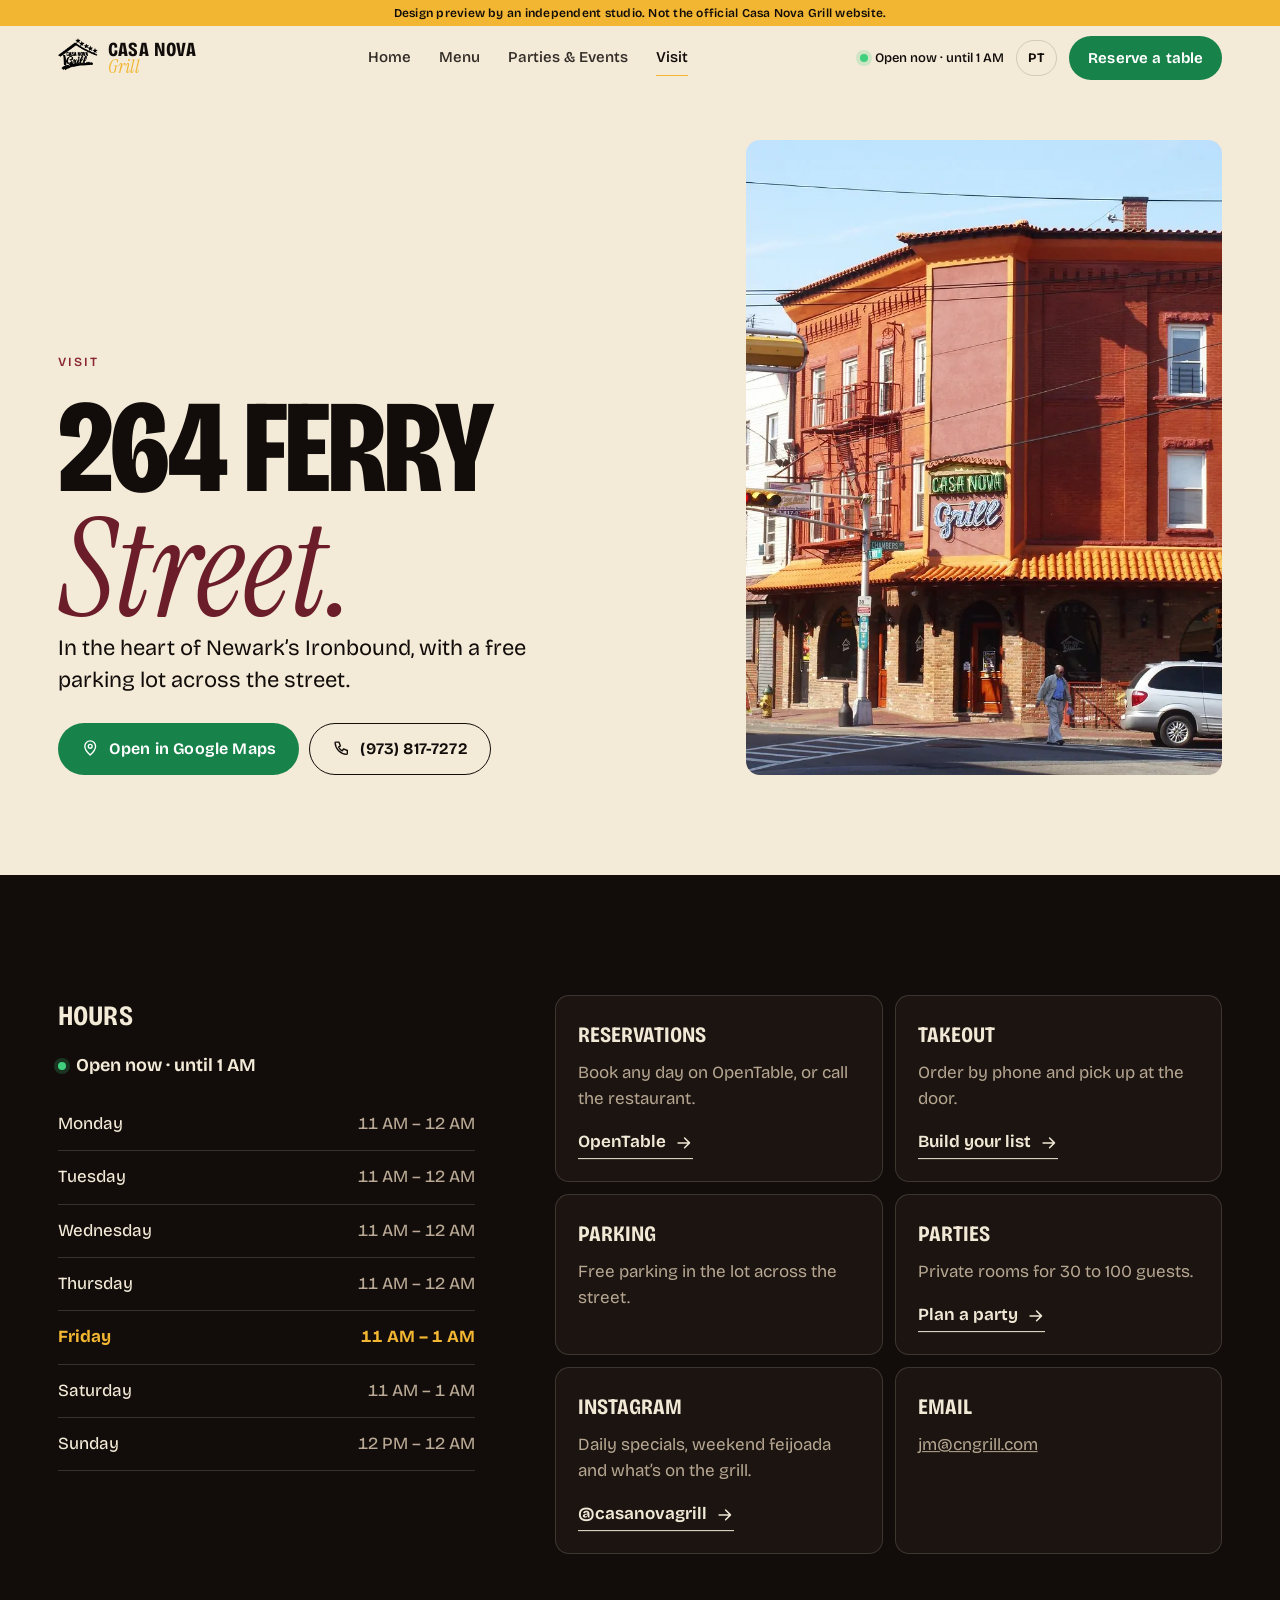
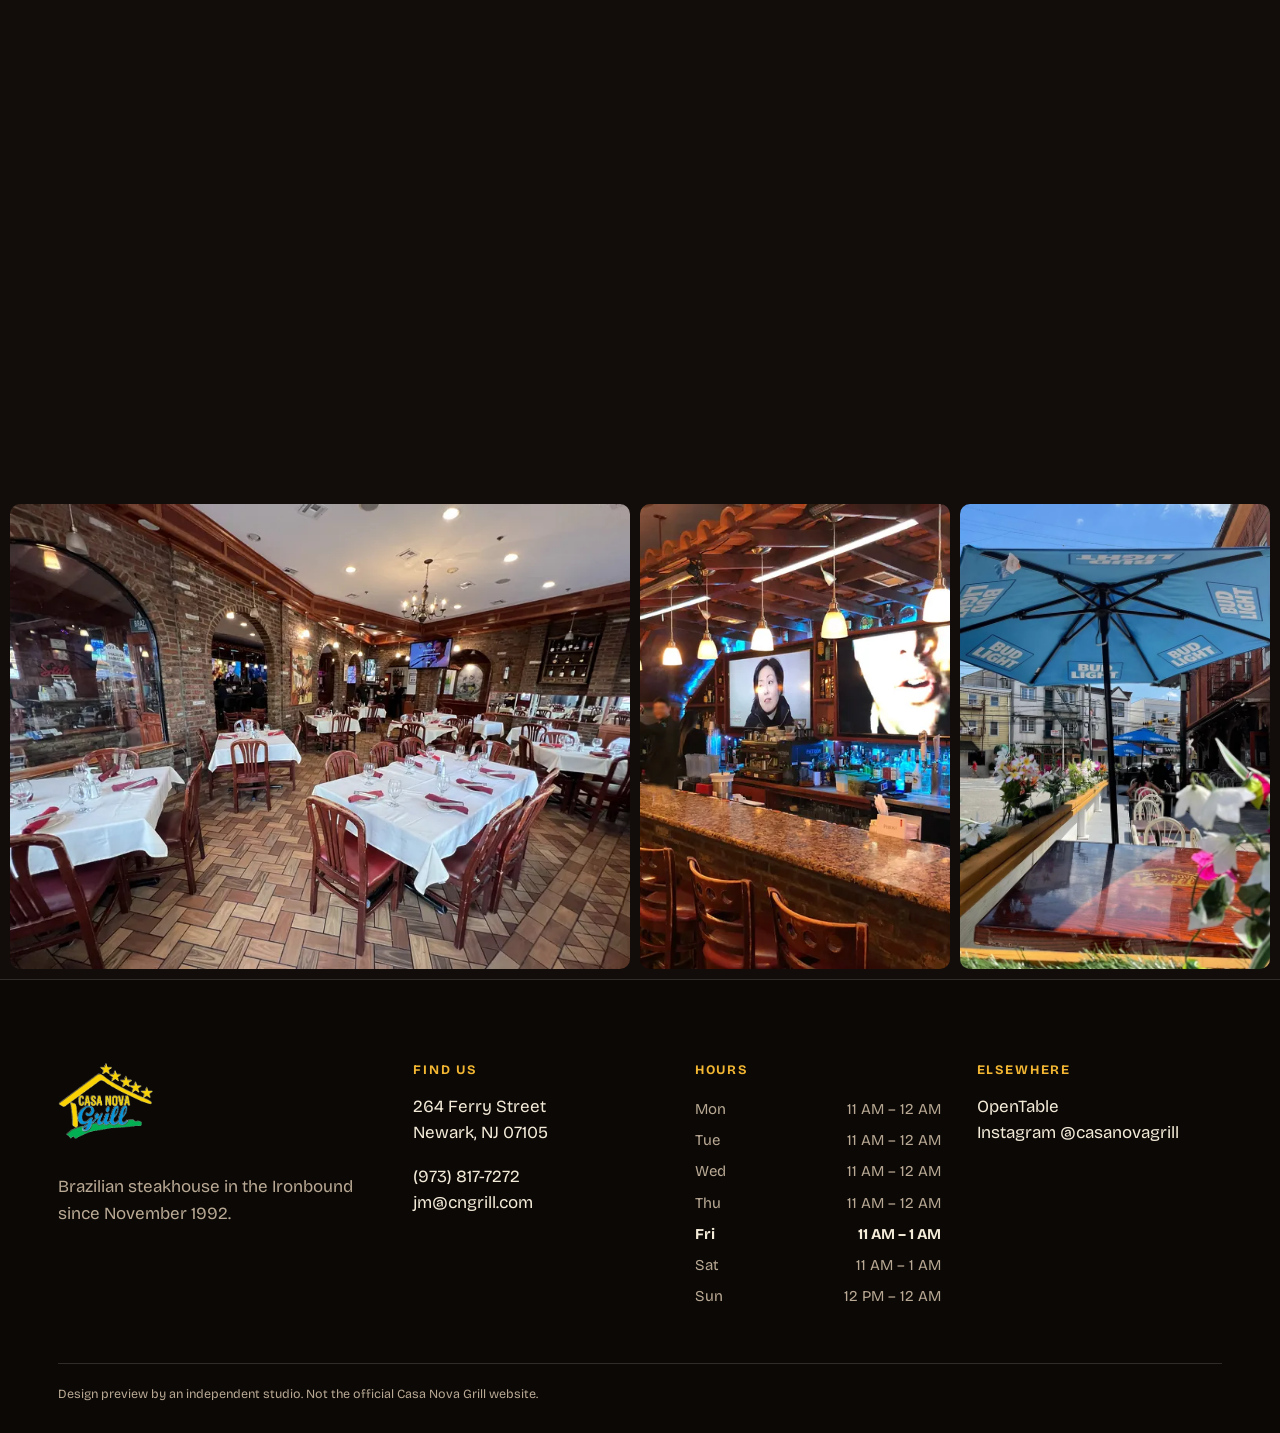
<file: visit.html>
<!doctype html>
<html lang="en">
<head>
<meta charset="utf-8">
<meta name="viewport" content="width=device-width, initial-scale=1, viewport-fit=cover">
<meta name="robots" content="noindex, nofollow">
<title>Visit | Hours, parking and directions | Casa Nova Grill</title>
<meta name="description" content="All-you-can-eat Brazilian rodízio every day at 264 Ferry Street in Newark’s Ironbound since 1992. Reserve on OpenTable, call for takeout, book the party room.">
<meta name="theme-color" content="#120d0a">
<link rel="alternate" hreflang="pt-BR" href="pt/visit.html">
<link rel="preload" href="fonts/bricolage.woff2" as="font" type="font/woff2" crossorigin>
<link rel="stylesheet" href="css/styles.css">
<link rel="icon" href="img/logo-color.webp">
<script type="application/ld+json">{"@context":"https://schema.org","@type":"Restaurant","name":"Casa Nova Grill","servesCuisine":["Brazilian","Brazilian steakhouse","Rodízio","Seafood"],"address":{"@type":"PostalAddress","streetAddress":"264 Ferry St","addressLocality":"Newark","addressRegion":"NJ","postalCode":"07105","addressCountry":"US"},"telephone":"+1-973-817-7272","email":"jm@cngrill.com","foundingDate":"1992-11","acceptsReservations":"https://www.opentable.com/r/casa-nova-grill-brazilian-rodizio-reservations-newark?restref=1284154&lang=en-US&ot_source=Restaurant%20website","sameAs":["https://www.instagram.com/casanovagrill/"],"openingHoursSpecification":[{"@type":"OpeningHoursSpecification","dayOfWeek":"Sunday","opens":"12:00","closes":"00:00"},{"@type":"OpeningHoursSpecification","dayOfWeek":"Monday","opens":"11:00","closes":"00:00"},{"@type":"OpeningHoursSpecification","dayOfWeek":"Tuesday","opens":"11:00","closes":"00:00"},{"@type":"OpeningHoursSpecification","dayOfWeek":"Wednesday","opens":"11:00","closes":"00:00"},{"@type":"OpeningHoursSpecification","dayOfWeek":"Thursday","opens":"11:00","closes":"00:00"},{"@type":"OpeningHoursSpecification","dayOfWeek":"Friday","opens":"11:00","closes":"01:00"},{"@type":"OpeningHoursSpecification","dayOfWeek":"Saturday","opens":"11:00","closes":"01:00"}]}</script>
</head>
<body class="page-visit" data-lang="en">
<a class="skip" href="#main">Skip to content</a>
<div class="preview-tag" role="note"><span>Preview, not the official site</span><span class="preview-tag__full">Design preview by an independent studio. Not the official Casa Nova Grill website.</span></div>
<header class="hdr" data-hdr>
  <a class="hdr__logo" href="index.html" aria-label="Casa Nova Grill, Home"><img src="img/logo-white.webp" alt="" width="54" height="57"><span>Casa Nova<em>Grill</em></span></a>
  <nav class="hdr__nav" aria-label="Main"><a href="index.html">Home</a><a href="menu.html">Menu</a><a href="events.html">Parties & Events</a><a href="visit.html" aria-current="page">Visit</a></nav>
  <div class="hdr__end">
    <span class="status" data-status aria-live="polite"></span>
    <a class="lang" href="pt/visit.html" hreflang="pt-BR" lang="pt-BR" title="Português">PT</a>
    <a class="btn btn--green hdr__cta" href="https://www.opentable.com/r/casa-nova-grill-brazilian-rodizio-reservations-newark?restref=1284154&lang=en-US&ot_source=Restaurant%20website" target="_blank" rel="noopener">Reserve a table</a>
    <button class="hdr__burger" type="button" aria-expanded="false" aria-controls="drawer" data-burger><span></span><span></span><span class="sr">Menu</span></button>
  </div>
</header>
<div class="drawer" id="drawer" hidden data-drawer>
  <nav aria-label="Mobile"><a href="index.html">Home</a><a href="menu.html">Menu</a><a href="events.html">Parties & Events</a><a href="visit.html" aria-current="page">Visit</a></nav>
  <p class="drawer__meta">264 Ferry Street, Newark, NJ<br><a href="tel:+19738177272">(973) 817-7272</a></p>
</div>
<main id="main">

<section class="vhero" aria-labelledby="v-title">
  <div class="vhero__text">
    <p class="eyebrow eyebrow--dark">Visit</p>
    <h1 id="v-title" class="h1">264 Ferry <em>Street.</em></h1>
    <p class="lede">In the heart of Newark’s Ironbound, with a free parking lot across the street.</p>
    <div class="vhero__actions">
      <a class="btn btn--green" href="https://www.google.com/maps/search/?api=1&query=Casa+Nova+Grill+264+Ferry+St+Newark+NJ+07105" target="_blank" rel="noopener"><svg viewBox="0 0 24 24" aria-hidden="true"><path d="M12 21s-7-6.2-7-11.5a7 7 0 0 1 14 0C19 14.8 12 21 12 21z"/><circle cx="12" cy="9.5" r="2.5"/></svg>Open in Google Maps</a>
      <a class="btn btn--ghost-dark" href="tel:+19738177272"><svg viewBox="0 0 24 24" aria-hidden="true"><path d="M5 4h4l2 5-2.5 1.5a11 11 0 0 0 5 5L15 13l5 2v4a1 1 0 0 1-1 1A16 16 0 0 1 4 5a1 1 0 0 1 1-1z"/></svg>(973) 817-7272</a>
    </div>
  </div>
  <figure class="vhero__img"><img src="img/facade-800.webp" alt="Casa Nova Grill building on the corner" fetchpriority="high" decoding="async"></figure>
</section>

<section class="vinfo">
  <div class="vinfo__hours">
    <h2 class="h3">Hours</h2>
    <p class="vinfo__status" data-status-big></p>
    <table class="hours"><tbody><tr data-day="1"><th scope="row">Monday</th><td>11 AM – 12 AM</td></tr><tr data-day="2"><th scope="row">Tuesday</th><td>11 AM – 12 AM</td></tr><tr data-day="3"><th scope="row">Wednesday</th><td>11 AM – 12 AM</td></tr><tr data-day="4"><th scope="row">Thursday</th><td>11 AM – 12 AM</td></tr><tr data-day="5"><th scope="row">Friday</th><td>11 AM – 1 AM</td></tr><tr data-day="6"><th scope="row">Saturday</th><td>11 AM – 1 AM</td></tr><tr data-day="0"><th scope="row">Sunday</th><td>12 PM – 12 AM</td></tr></tbody></table>
  </div>
  <div class="vinfo__cards">
    <article class="vcard"><h3>Reservations</h3><p>Book any day on OpenTable, or call the restaurant.</p><a class="link" href="https://www.opentable.com/r/casa-nova-grill-brazilian-rodizio-reservations-newark?restref=1284154&lang=en-US&ot_source=Restaurant%20website" target="_blank" rel="noopener">OpenTable <svg viewBox="0 0 24 24" aria-hidden="true"><path d="M5 12h14M13 6l6 6-6 6"/></svg></a></article>
    <article class="vcard"><h3>Takeout</h3><p>Order by phone and pick up at the door.</p><a class="link" href="menu.html#alacarte">Build your list <svg viewBox="0 0 24 24" aria-hidden="true"><path d="M5 12h14M13 6l6 6-6 6"/></svg></a></article>
    <article class="vcard"><h3>Parking</h3><p>Free parking in the lot across the street.</p></article>
    <article class="vcard"><h3>Parties</h3><p>Private rooms for 30 to 100 guests.</p><a class="link" href="events.html">Plan a party <svg viewBox="0 0 24 24" aria-hidden="true"><path d="M5 12h14M13 6l6 6-6 6"/></svg></a></article>
    <article class="vcard"><h3>Instagram</h3><p>Daily specials, weekend feijoada and what’s on the grill.</p><a class="link" href="https://www.instagram.com/casanovagrill/" target="_blank" rel="noopener">@casanovagrill <svg viewBox="0 0 24 24" aria-hidden="true"><path d="M5 12h14M13 6l6 6-6 6"/></svg></a></article>
    <article class="vcard"><h3>Email</h3><p><a href="mailto:jm@cngrill.com">jm@cngrill.com</a></p></article>
  </div>
</section>

<section class="vmap" aria-label="Map">
  <iframe title="Map to Casa Nova Grill" src="https://www.google.com/maps?q=Casa+Nova+Grill,+264+Ferry+St,+Newark,+NJ+07105&output=embed" loading="lazy" referrerpolicy="no-referrer-when-downgrade"></iframe>
</section>

<section class="inside" aria-label="Inside Casa Nova Grill">
  <figure class="inside__a"><img src="img/dining-room-800.webp" srcset="img/dining-room-800.webp 800w, img/dining-room-1600.webp 1600w" sizes="(min-width: 900px) 50vw, 100vw" alt="Main dining room with brick arches" loading="lazy" decoding="async"></figure>
  <figure class="inside__b"><img src="img/bar-800.webp" srcset="img/bar-800.webp 800w, img/bar-1600.webp 1600w" sizes="(min-width: 900px) 25vw, 50vw" alt="The bar" loading="lazy" decoding="async"></figure>
  <figure class="inside__c"><img src="img/patio-800.webp" alt="Sidewalk patio with umbrellas" loading="lazy" decoding="async"></figure>
</section>

</main>
<footer class="ftr">
  <div class="ftr__grid">
    <div class="ftr__brand"><img src="img/logo-color.webp" alt="Casa Nova Grill" width="110" height="115" loading="lazy"><p>Brazilian steakhouse in the Ironbound since November 1992.</p></div>
    <div><h2>Find us</h2><p><a href="https://www.google.com/maps/search/?api=1&query=Casa+Nova+Grill+264+Ferry+St+Newark+NJ+07105" target="_blank" rel="noopener">264 Ferry Street<br>Newark, NJ 07105</a></p><p><a href="tel:+19738177272">(973) 817-7272</a><br><a href="mailto:jm@cngrill.com">jm@cngrill.com</a></p></div>
    <div><h2>Hours</h2><ul class="ftr__hours"><li data-day="1"><span>Mon</span><span>11 AM – 12 AM</span></li><li data-day="2"><span>Tue</span><span>11 AM – 12 AM</span></li><li data-day="3"><span>Wed</span><span>11 AM – 12 AM</span></li><li data-day="4"><span>Thu</span><span>11 AM – 12 AM</span></li><li data-day="5"><span>Fri</span><span>11 AM – 1 AM</span></li><li data-day="6"><span>Sat</span><span>11 AM – 1 AM</span></li><li data-day="0"><span>Sun</span><span>12 PM – 12 AM</span></li></ul></div>
    <div><h2>Elsewhere</h2><p><a href="https://www.opentable.com/r/casa-nova-grill-brazilian-rodizio-reservations-newark?restref=1284154&lang=en-US&ot_source=Restaurant%20website" target="_blank" rel="noopener">OpenTable</a><br><a href="https://www.instagram.com/casanovagrill/" target="_blank" rel="noopener">Instagram @casanovagrill</a></p></div>
  </div>
  <p class="ftr__note">Design preview by an independent studio. Not the official Casa Nova Grill website.</p>
</footer>
<nav class="dock" aria-label="Quick actions">
  <a class="dock__main" href="https://www.opentable.com/r/casa-nova-grill-brazilian-rodizio-reservations-newark?restref=1284154&lang=en-US&ot_source=Restaurant%20website" target="_blank" rel="noopener"><svg viewBox="0 0 24 24" aria-hidden="true"><rect x="3.5" y="5" width="17" height="15" rx="2"/><path d="M3.5 10h17M8 3v4M16 3v4"/></svg><span>Reserve</span></a>
  <a href="tel:+19738177272"><svg viewBox="0 0 24 24" aria-hidden="true"><path d="M5 4h4l2 5-2.5 1.5a11 11 0 0 0 5 5L15 13l5 2v4a1 1 0 0 1-1 1A16 16 0 0 1 4 5a1 1 0 0 1 1-1z"/></svg><span>Call</span></a>
  <a href="https://www.google.com/maps/search/?api=1&query=Casa+Nova+Grill+264+Ferry+St+Newark+NJ+07105" target="_blank" rel="noopener"><svg viewBox="0 0 24 24" aria-hidden="true"><path d="M12 21s-7-6.2-7-11.5a7 7 0 0 1 14 0C19 14.8 12 21 12 21z"/><circle cx="12" cy="9.5" r="2.5"/></svg><span>Directions</span></a>
</nav>
<script>window.CN={"hours":[[12,24],[11,24],[11,24],[11,24],[11,24],[11,25],[11,25]],"lang":"en","status":{"open":"Open now","closes":"until","closed":"Closed now","opens":"opens","today":"today","tomorrow":"tomorrow"},"days":["Sunday","Monday","Tuesday","Wednesday","Thursday","Friday","Saturday"]};</script>
<script src="vendor/gsap.min.js" defer></script>
<script src="vendor/ScrollTrigger.min.js" defer></script>
<script src="vendor/lenis.min.js" defer></script>
<script src="js/app.js" defer></script>
</body>
</html>
</file>
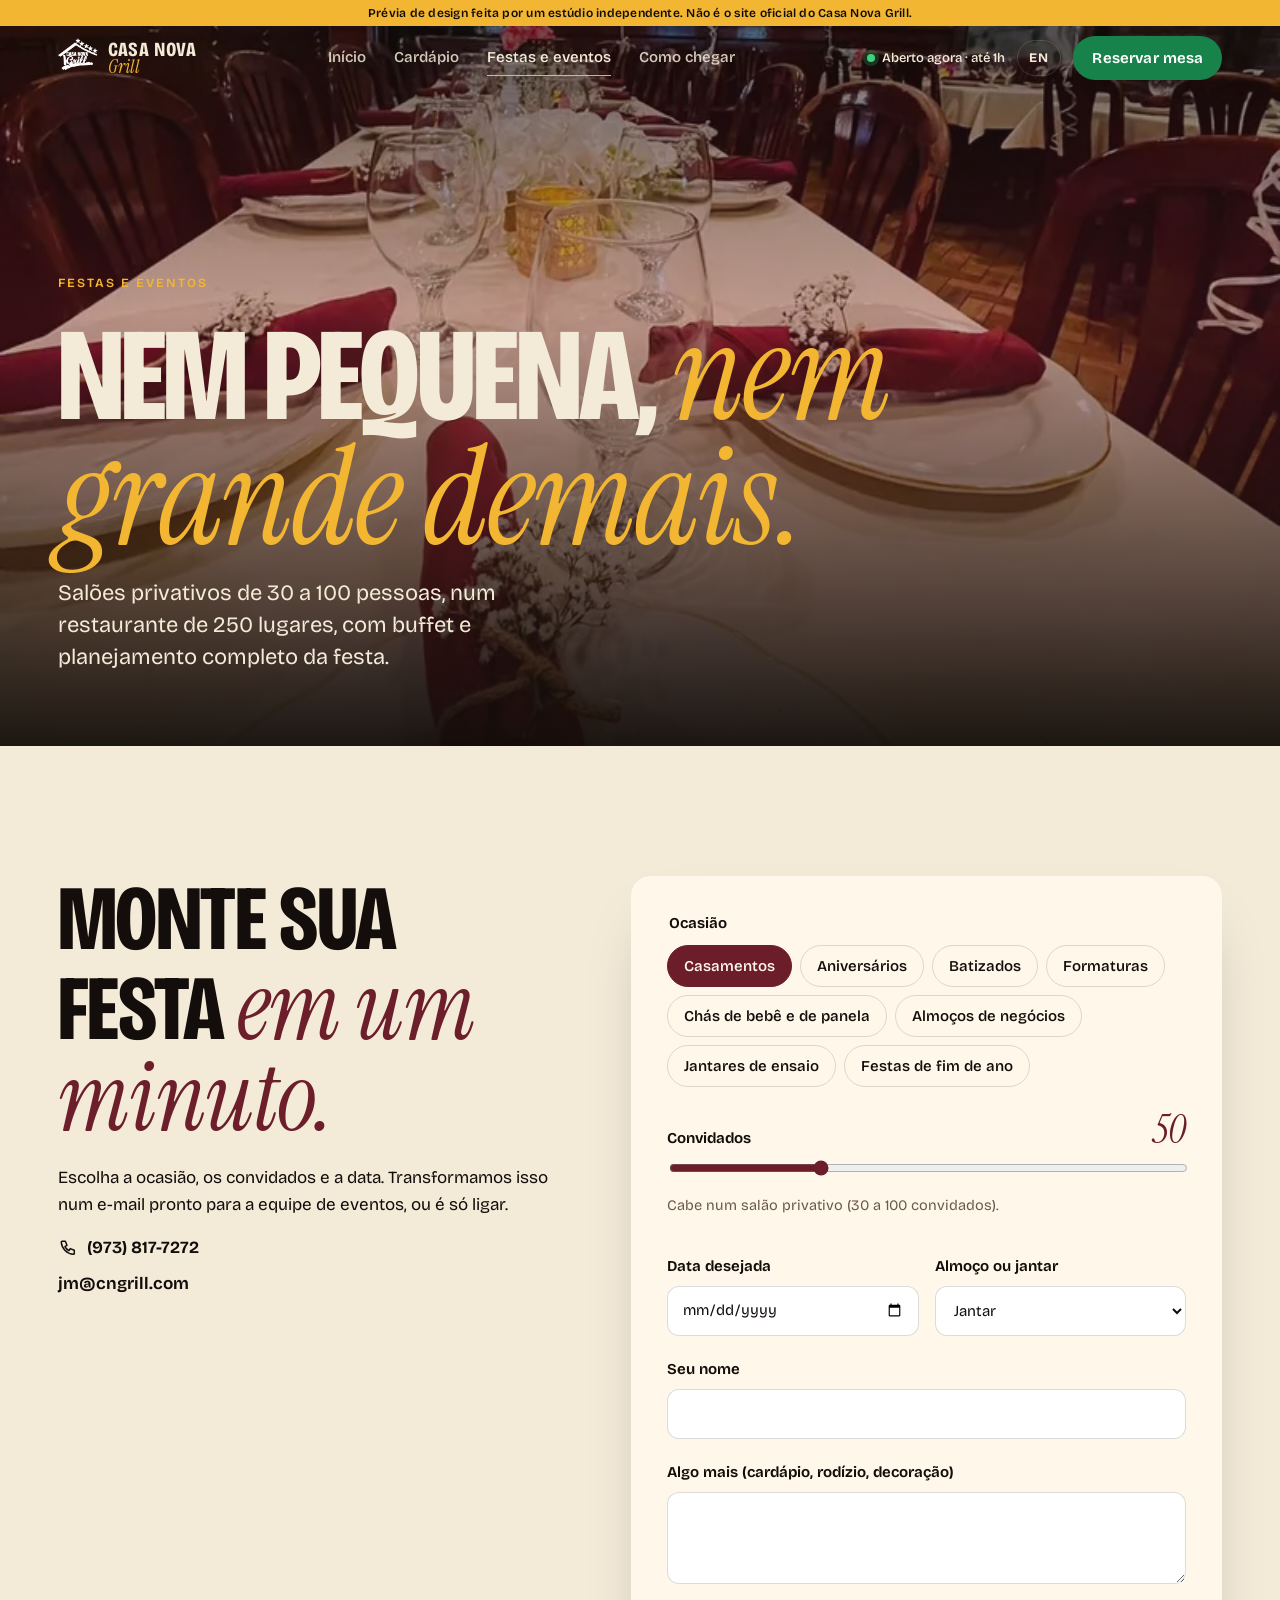
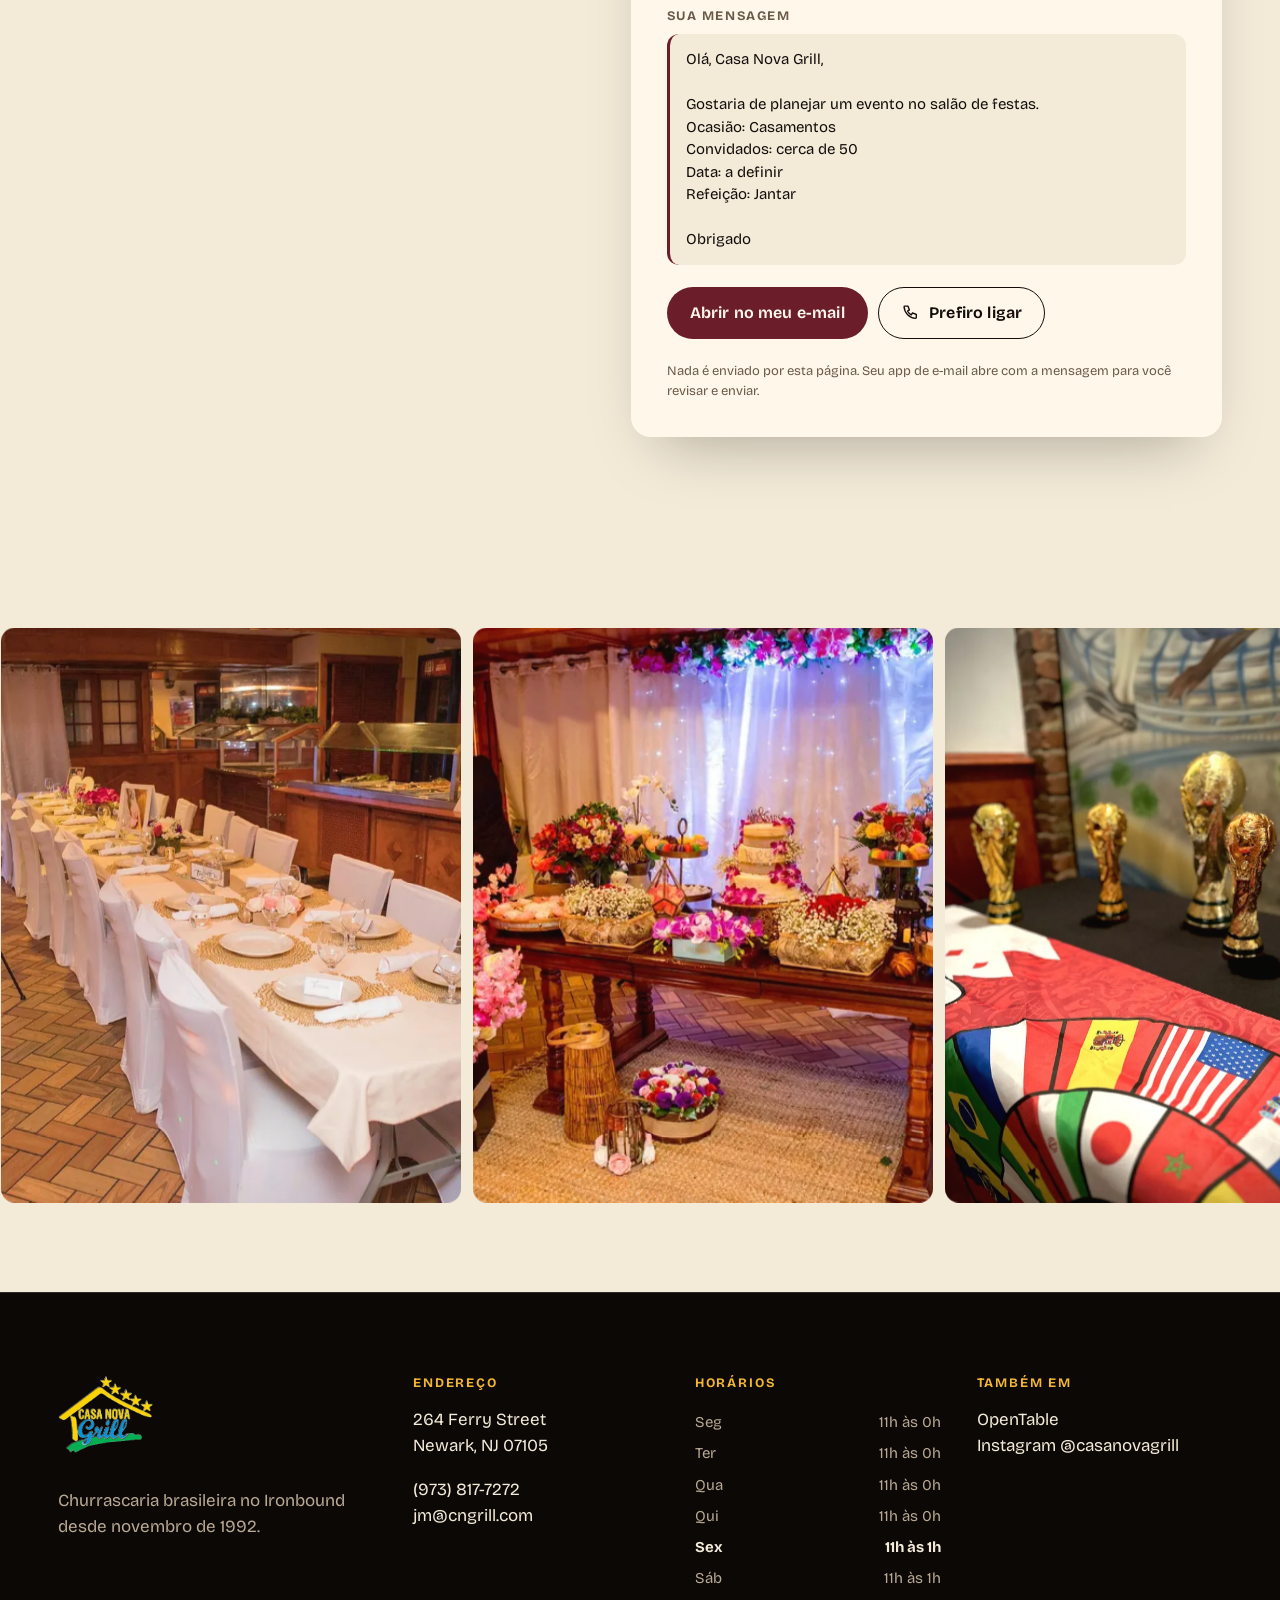
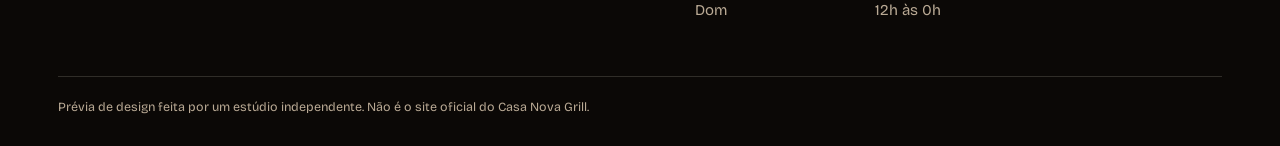
<file: pt/events.html>
<!doctype html>
<html lang="pt-BR">
<head>
<meta charset="utf-8">
<meta name="viewport" content="width=device-width, initial-scale=1, viewport-fit=cover">
<meta name="robots" content="noindex, nofollow">
<title>Festas e salões privativos | Casa Nova Grill, Newark</title>
<meta name="description" content="Rodízio brasileiro à vontade todos os dias na 264 Ferry Street, no Ironbound de Newark, desde 1992. Reserve pelo OpenTable, peça por telefone, reserve o salão de festas.">
<meta name="theme-color" content="#120d0a">
<link rel="alternate" hreflang="en" href="../events.html">
<link rel="preload" href="../fonts/bricolage.woff2" as="font" type="font/woff2" crossorigin>
<link rel="stylesheet" href="../css/styles.css">
<link rel="icon" href="../img/logo-color.webp">
<script type="application/ld+json">{"@context":"https://schema.org","@type":"Restaurant","name":"Casa Nova Grill","servesCuisine":["Brazilian","Brazilian steakhouse","Rodízio","Seafood"],"address":{"@type":"PostalAddress","streetAddress":"264 Ferry St","addressLocality":"Newark","addressRegion":"NJ","postalCode":"07105","addressCountry":"US"},"telephone":"+1-973-817-7272","email":"jm@cngrill.com","foundingDate":"1992-11","acceptsReservations":"https://www.opentable.com/r/casa-nova-grill-brazilian-rodizio-reservations-newark?restref=1284154&lang=en-US&ot_source=Restaurant%20website","sameAs":["https://www.instagram.com/casanovagrill/"],"openingHoursSpecification":[{"@type":"OpeningHoursSpecification","dayOfWeek":"Sunday","opens":"12:00","closes":"00:00"},{"@type":"OpeningHoursSpecification","dayOfWeek":"Monday","opens":"11:00","closes":"00:00"},{"@type":"OpeningHoursSpecification","dayOfWeek":"Tuesday","opens":"11:00","closes":"00:00"},{"@type":"OpeningHoursSpecification","dayOfWeek":"Wednesday","opens":"11:00","closes":"00:00"},{"@type":"OpeningHoursSpecification","dayOfWeek":"Thursday","opens":"11:00","closes":"00:00"},{"@type":"OpeningHoursSpecification","dayOfWeek":"Friday","opens":"11:00","closes":"01:00"},{"@type":"OpeningHoursSpecification","dayOfWeek":"Saturday","opens":"11:00","closes":"01:00"}]}</script>
</head>
<body class="page-events" data-lang="pt">
<a class="skip" href="#main">Pular para o conteúdo</a>
<div class="preview-tag" role="note"><span>Prévia, não é o site oficial</span><span class="preview-tag__full">Prévia de design feita por um estúdio independente. Não é o site oficial do Casa Nova Grill.</span></div>
<header class="hdr" data-hdr>
  <a class="hdr__logo" href="index.html" aria-label="Casa Nova Grill, Início"><img src="../img/logo-white.webp" alt="" width="54" height="57"><span>Casa Nova<em>Grill</em></span></a>
  <nav class="hdr__nav" aria-label="Main"><a href="index.html">Início</a><a href="menu.html">Cardápio</a><a href="events.html" aria-current="page">Festas e eventos</a><a href="visit.html">Como chegar</a></nav>
  <div class="hdr__end">
    <span class="status" data-status aria-live="polite"></span>
    <a class="lang" href="../events.html" hreflang="en" lang="en" title="English">EN</a>
    <a class="btn btn--green hdr__cta" href="https://www.opentable.com/r/casa-nova-grill-brazilian-rodizio-reservations-newark?restref=1284154&lang=pt-BR&ot_source=Restaurant%20website" target="_blank" rel="noopener">Reservar mesa</a>
    <button class="hdr__burger" type="button" aria-expanded="false" aria-controls="drawer" data-burger><span></span><span></span><span class="sr">Menu</span></button>
  </div>
</header>
<div class="drawer" id="drawer" hidden data-drawer>
  <nav aria-label="Mobile"><a href="index.html">Início</a><a href="menu.html">Cardápio</a><a href="events.html" aria-current="page">Festas e eventos</a><a href="visit.html">Como chegar</a></nav>
  <p class="drawer__meta">264 Ferry Street, Newark, NJ<br><a href="tel:+19738177272">(973) 817-7272</a></p>
</div>
<main id="main">

<section class="ehero" aria-labelledby="e-title">
  <figure class="ehero__img"><img src="../img/party-table-800.webp" alt="Mesa montada para comemoração com balões e flores" fetchpriority="high" decoding="async"></figure>
  <div class="ehero__inner">
    <p class="eyebrow">Festas e eventos</p>
    <h1 id="e-title" class="h1">Nem pequena, <em>nem grande demais.</em></h1>
    <p class="lede">Salões privativos de 30 a 100 pessoas, num restaurante de 250 lugares, com buffet e planejamento completo da festa.</p>
  </div>
</section>

<section class="planner" aria-labelledby="pl-title">
  <div class="planner__intro">
    <h2 id="pl-title" class="h2">Monte sua festa <em>em um minuto.</em></h2>
    <p>Escolha a ocasião, os convidados e a data. Transformamos isso num e-mail pronto para a equipe de eventos, ou é só ligar.</p>
    <p class="planner__direct"><a href="tel:+19738177272"><svg viewBox="0 0 24 24" aria-hidden="true"><path d="M5 4h4l2 5-2.5 1.5a11 11 0 0 0 5 5L15 13l5 2v4a1 1 0 0 1-1 1A16 16 0 0 1 4 5a1 1 0 0 1 1-1z"/></svg>(973) 817-7272</a><a href="mailto:jm@cngrill.com">jm@cngrill.com</a></p>
  </div>
  <form class="planner__form" data-planner novalidate>
    <fieldset><legend>Ocasião</legend><div class="occs"><label class="occ"><input type="radio" name="occasion" value="Casamentos" checked><span>Casamentos</span></label><label class="occ"><input type="radio" name="occasion" value="Aniversários"><span>Aniversários</span></label><label class="occ"><input type="radio" name="occasion" value="Batizados"><span>Batizados</span></label><label class="occ"><input type="radio" name="occasion" value="Formaturas"><span>Formaturas</span></label><label class="occ"><input type="radio" name="occasion" value="Chás de bebê e de panela"><span>Chás de bebê e de panela</span></label><label class="occ"><input type="radio" name="occasion" value="Almoços de negócios"><span>Almoços de negócios</span></label><label class="occ"><input type="radio" name="occasion" value="Jantares de ensaio"><span>Jantares de ensaio</span></label><label class="occ"><input type="radio" name="occasion" value="Festas de fim de ano"><span>Festas de fim de ano</span></label></div></fieldset>
    <div class="guests">
      <label for="guests">Convidados <output data-guests-out>50</output></label>
      <input id="guests" type="range" min="10" max="150" step="5" value="50" data-guests>
      <p class="guests__fit" data-fit aria-live="polite"></p>
    </div>
    <div class="row">
      <label>Data desejada<input type="date" data-date></label>
      <label>Almoço ou jantar<select data-meal><option>Jantar</option><option>Almoço</option><option>Ainda não sei</option></select></label>
    </div>
    <label>Seu nome<input type="text" data-pname autocomplete="name"></label>
    <label>Algo mais (cardápio, rodízio, decoração)<textarea rows="3" data-notes></textarea></label>
    <div class="planner__preview"><p class="planner__label">Sua mensagem</p><pre data-msg></pre></div>
    <div class="planner__actions">
      <a class="btn btn--wine" href="mailto:jm@cngrill.com" data-mail>Abrir no meu e-mail</a>
      <a class="btn btn--ghost-dark" href="tel:+19738177272"><svg viewBox="0 0 24 24" aria-hidden="true"><path d="M5 4h4l2 5-2.5 1.5a11 11 0 0 0 5 5L15 13l5 2v4a1 1 0 0 1-1 1A16 16 0 0 1 4 5a1 1 0 0 1 1-1z"/></svg>Prefiro ligar</a>
    </div>
    <p class="planner__fine">Nada é enviado por esta página. Seu app de e-mail abre com a mensagem para você revisar e enviar.</p>
  </form>
</section>

<section class="gallery" aria-label="Montagens de festas">
  <figure><img src="../img/party-long-table-800.webp" alt="Mesa longa com capas brancas nas cadeiras" loading="lazy" decoding="async"></figure>
  <figure><img src="../img/party-sweets-800.webp" srcset="../img/party-sweets-800.webp 800w, ../img/party-sweets-1600.webp 1600w" sizes="(min-width: 900px) 33vw, 80vw" alt="Mesa de doces com flores e cortinas" loading="lazy" decoding="async"></figure>
  <figure><img src="../img/world-cup-800.webp" srcset="../img/world-cup-800.webp 800w, ../img/world-cup-1600.webp 1600w" sizes="(min-width: 900px) 33vw, 80vw" alt="Réplicas de taças e bandeiras montadas para assistir à Copa" loading="lazy" decoding="async"></figure>
  <figure><img src="../img/bar-800.webp" srcset="../img/bar-800.webp 800w, ../img/bar-1600.webp 1600w" sizes="(min-width: 900px) 33vw, 80vw" alt="O balcão do bar com telões" loading="lazy" decoding="async"></figure>
</section>

</main>
<footer class="ftr">
  <div class="ftr__grid">
    <div class="ftr__brand"><img src="../img/logo-color.webp" alt="Casa Nova Grill" width="110" height="115" loading="lazy"><p>Churrascaria brasileira no Ironbound desde novembro de 1992.</p></div>
    <div><h2>Endereço</h2><p><a href="https://www.google.com/maps/search/?api=1&query=Casa+Nova+Grill+264+Ferry+St+Newark+NJ+07105" target="_blank" rel="noopener">264 Ferry Street<br>Newark, NJ 07105</a></p><p><a href="tel:+19738177272">(973) 817-7272</a><br><a href="mailto:jm@cngrill.com">jm@cngrill.com</a></p></div>
    <div><h2>Horários</h2><ul class="ftr__hours"><li data-day="1"><span>Seg</span><span>11h às 0h</span></li><li data-day="2"><span>Ter</span><span>11h às 0h</span></li><li data-day="3"><span>Qua</span><span>11h às 0h</span></li><li data-day="4"><span>Qui</span><span>11h às 0h</span></li><li data-day="5"><span>Sex</span><span>11h às 1h</span></li><li data-day="6"><span>Sáb</span><span>11h às 1h</span></li><li data-day="0"><span>Dom</span><span>12h às 0h</span></li></ul></div>
    <div><h2>Também em</h2><p><a href="https://www.opentable.com/r/casa-nova-grill-brazilian-rodizio-reservations-newark?restref=1284154&lang=pt-BR&ot_source=Restaurant%20website" target="_blank" rel="noopener">OpenTable</a><br><a href="https://www.instagram.com/casanovagrill/" target="_blank" rel="noopener">Instagram @casanovagrill</a></p></div>
  </div>
  <p class="ftr__note">Prévia de design feita por um estúdio independente. Não é o site oficial do Casa Nova Grill.</p>
</footer>
<nav class="dock" aria-label="Ações rápidas">
  <a class="dock__main" href="https://www.opentable.com/r/casa-nova-grill-brazilian-rodizio-reservations-newark?restref=1284154&lang=pt-BR&ot_source=Restaurant%20website" target="_blank" rel="noopener"><svg viewBox="0 0 24 24" aria-hidden="true"><rect x="3.5" y="5" width="17" height="15" rx="2"/><path d="M3.5 10h17M8 3v4M16 3v4"/></svg><span>Reservar</span></a>
  <a href="tel:+19738177272"><svg viewBox="0 0 24 24" aria-hidden="true"><path d="M5 4h4l2 5-2.5 1.5a11 11 0 0 0 5 5L15 13l5 2v4a1 1 0 0 1-1 1A16 16 0 0 1 4 5a1 1 0 0 1 1-1z"/></svg><span>Ligar</span></a>
  <a href="https://www.google.com/maps/search/?api=1&query=Casa+Nova+Grill+264+Ferry+St+Newark+NJ+07105" target="_blank" rel="noopener"><svg viewBox="0 0 24 24" aria-hidden="true"><path d="M12 21s-7-6.2-7-11.5a7 7 0 0 1 14 0C19 14.8 12 21 12 21z"/><circle cx="12" cy="9.5" r="2.5"/></svg><span>Rota</span></a>
</nav>
<script>window.CN={"hours":[[12,24],[11,24],[11,24],[11,24],[11,24],[11,25],[11,25]],"lang":"pt","status":{"open":"Aberto agora","closes":"até","closed":"Fechado agora","opens":"abre","today":"hoje","tomorrow":"amanhã"},"days":["Domingo","Segunda","Terça","Quarta","Quinta","Sexta","Sábado"]};</script>
<script src="../vendor/gsap.min.js" defer></script>
<script src="../vendor/ScrollTrigger.min.js" defer></script>
<script src="../vendor/lenis.min.js" defer></script>
<script src="../js/app.js" defer></script>
</body>
</html>
</file>
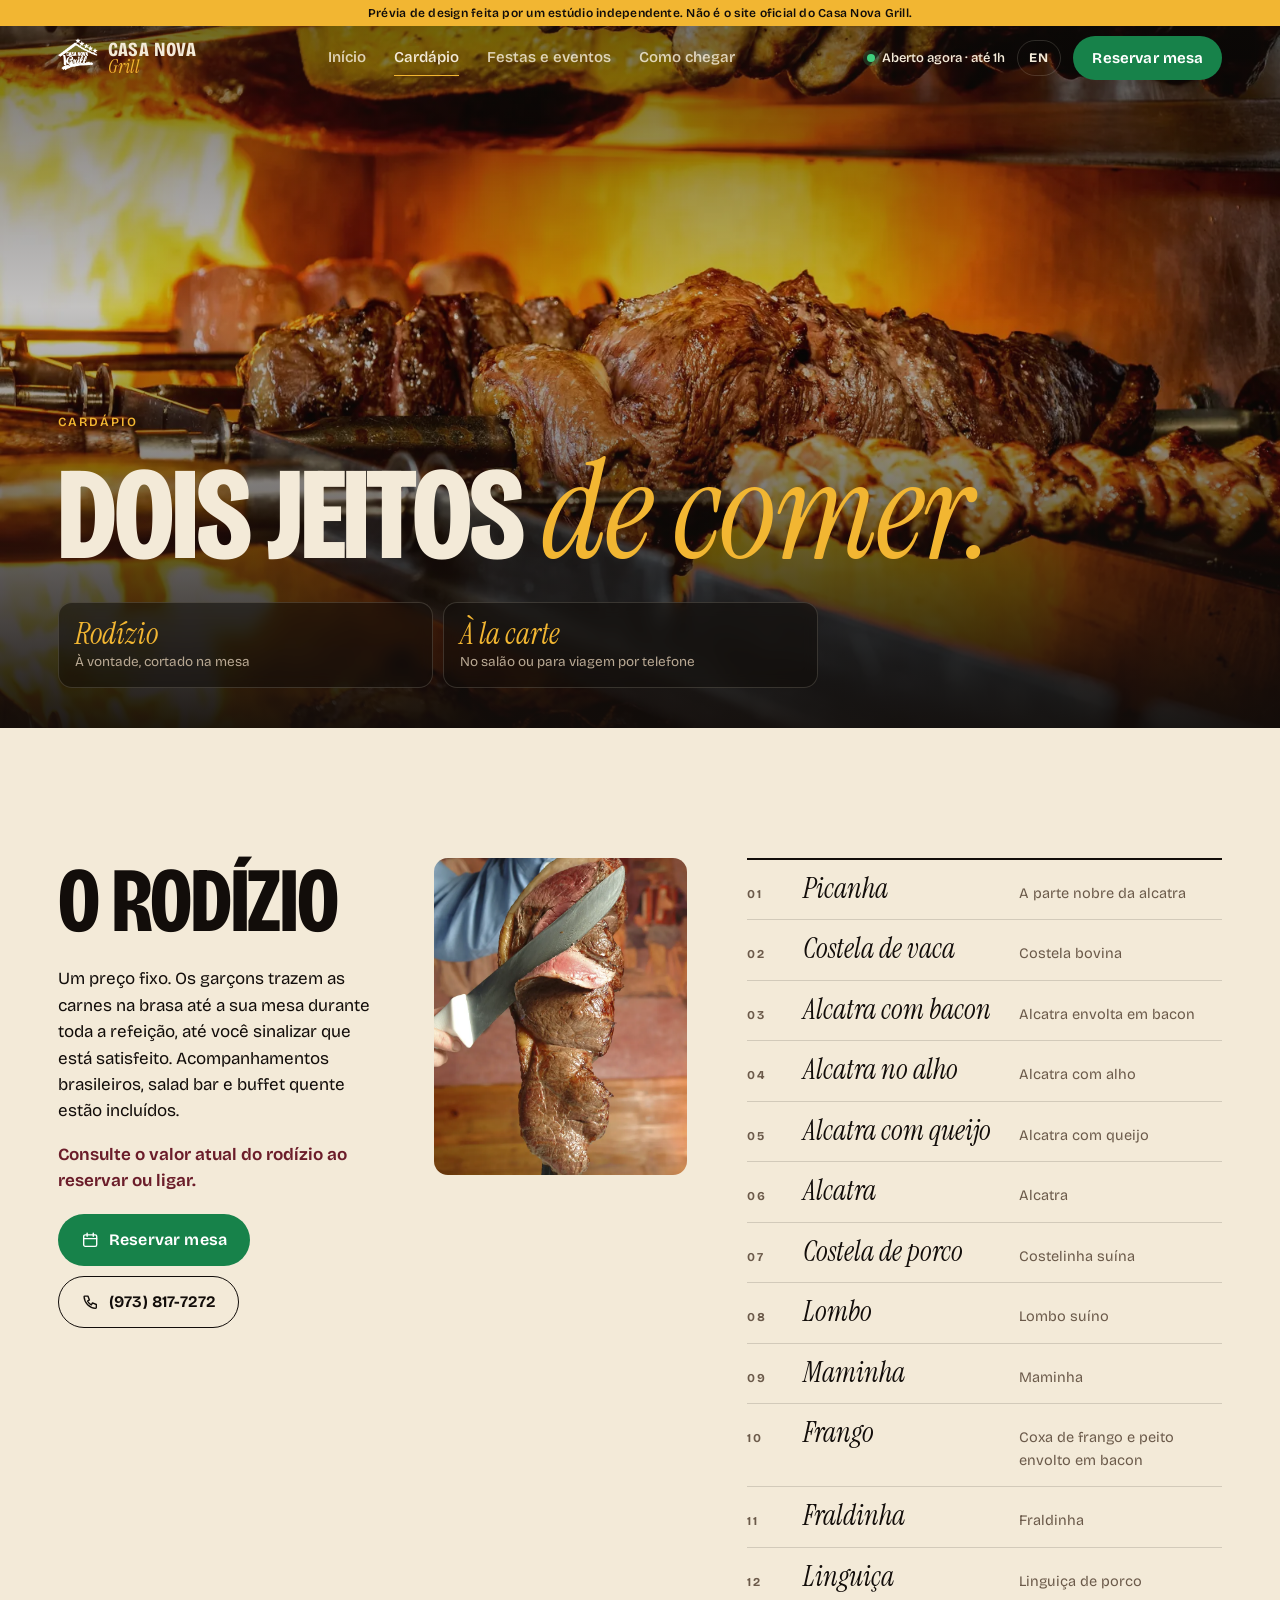
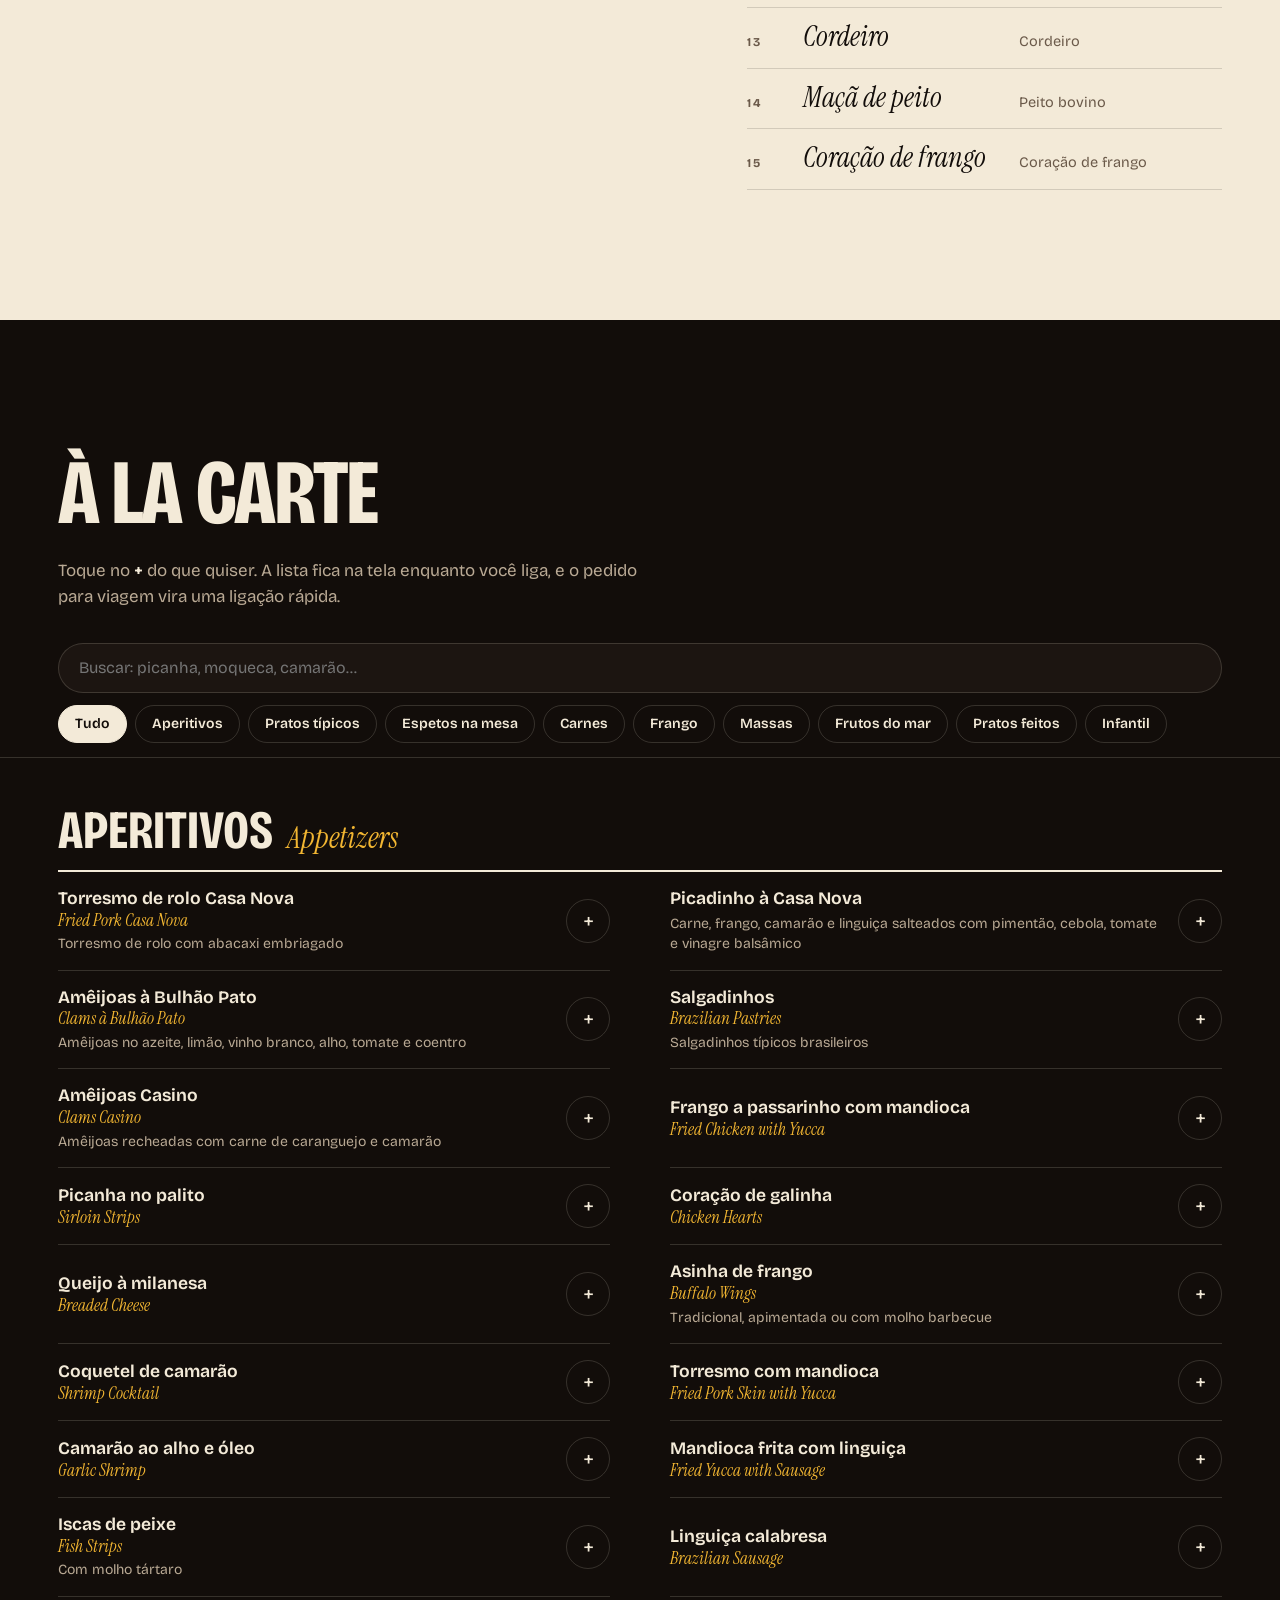
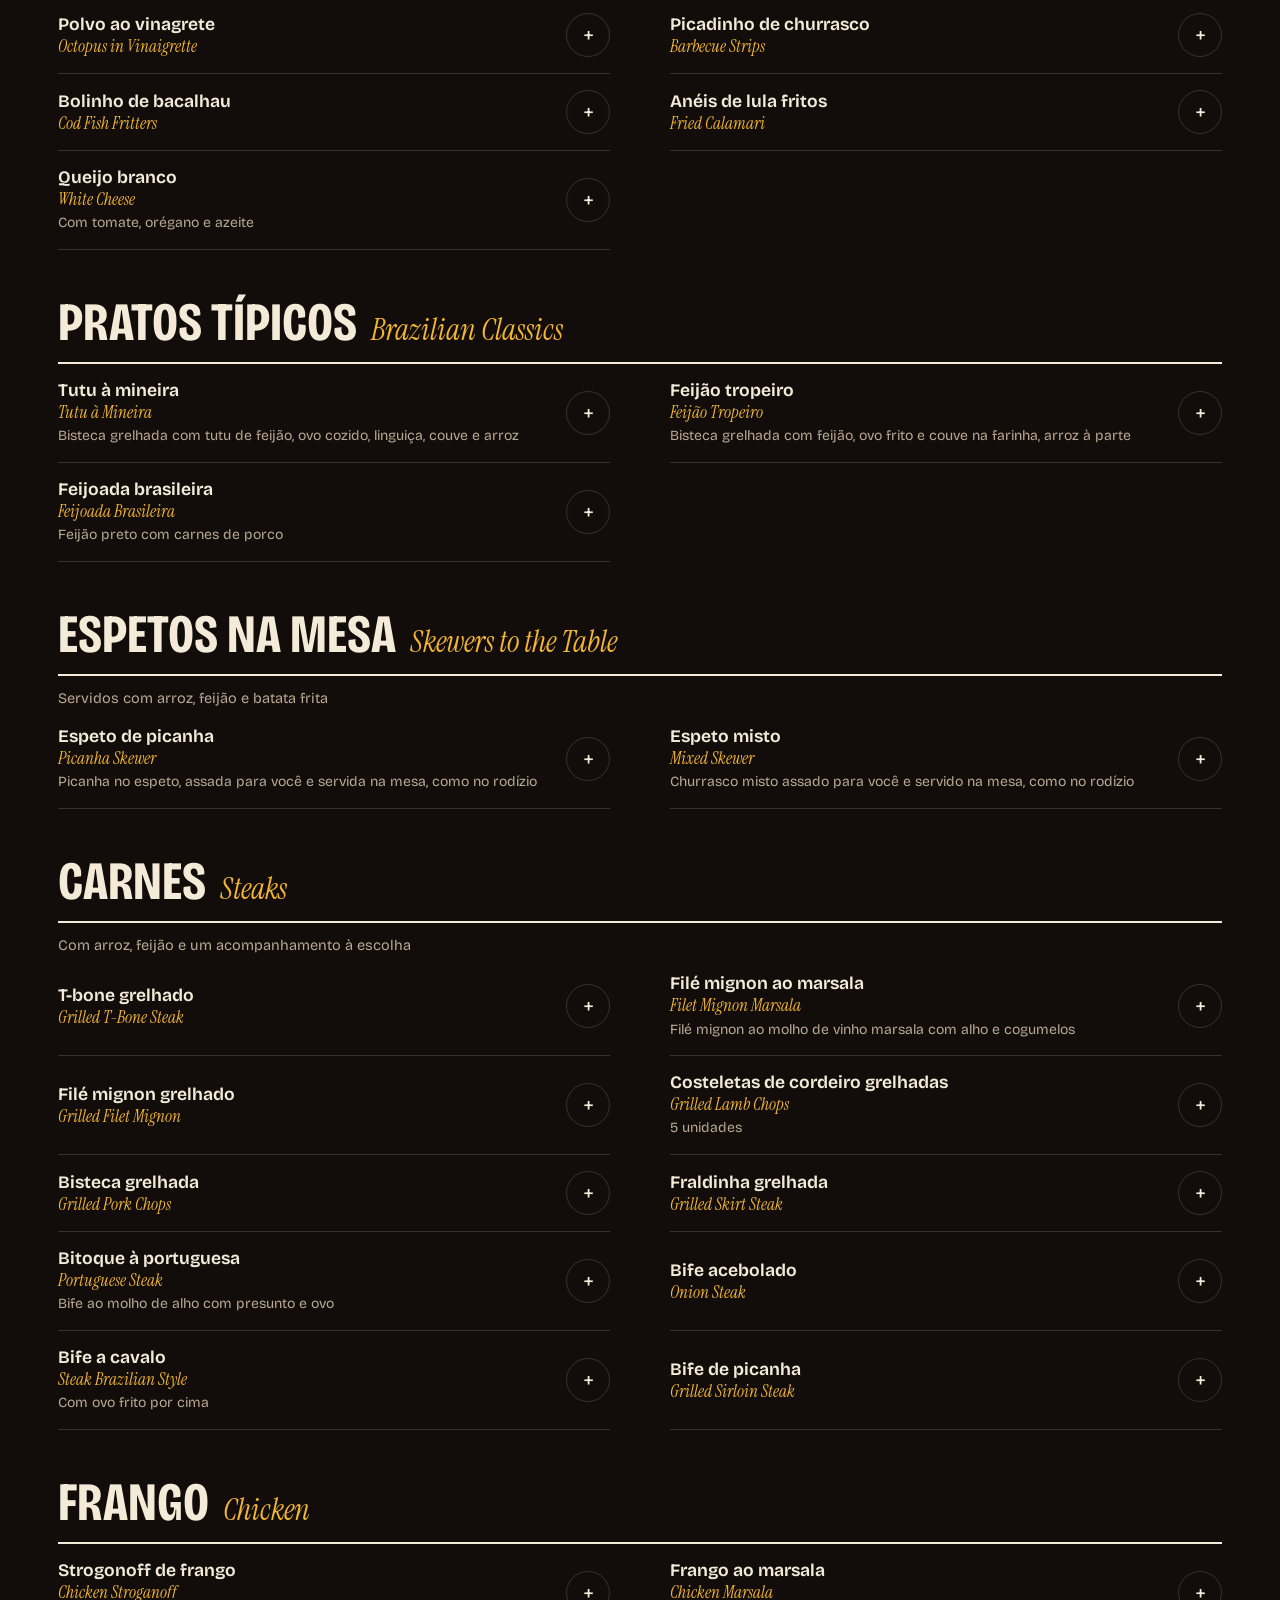
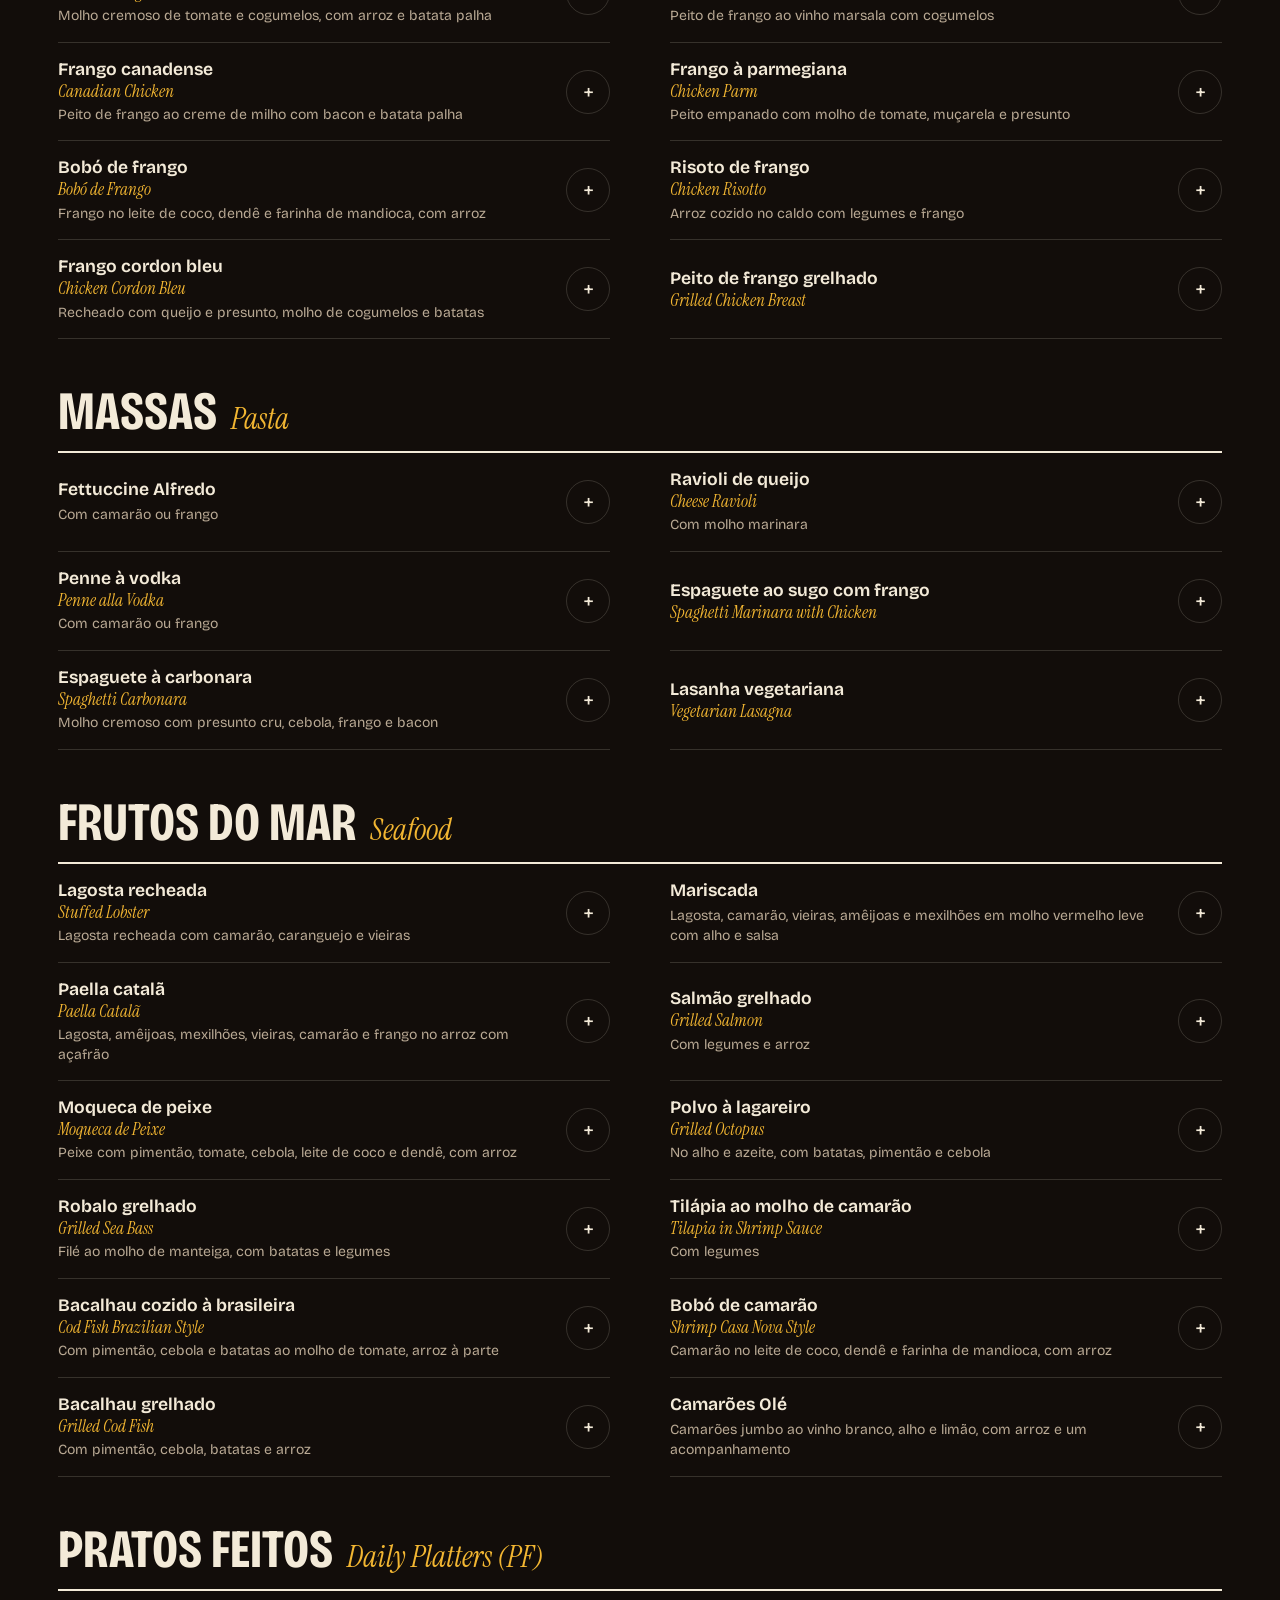
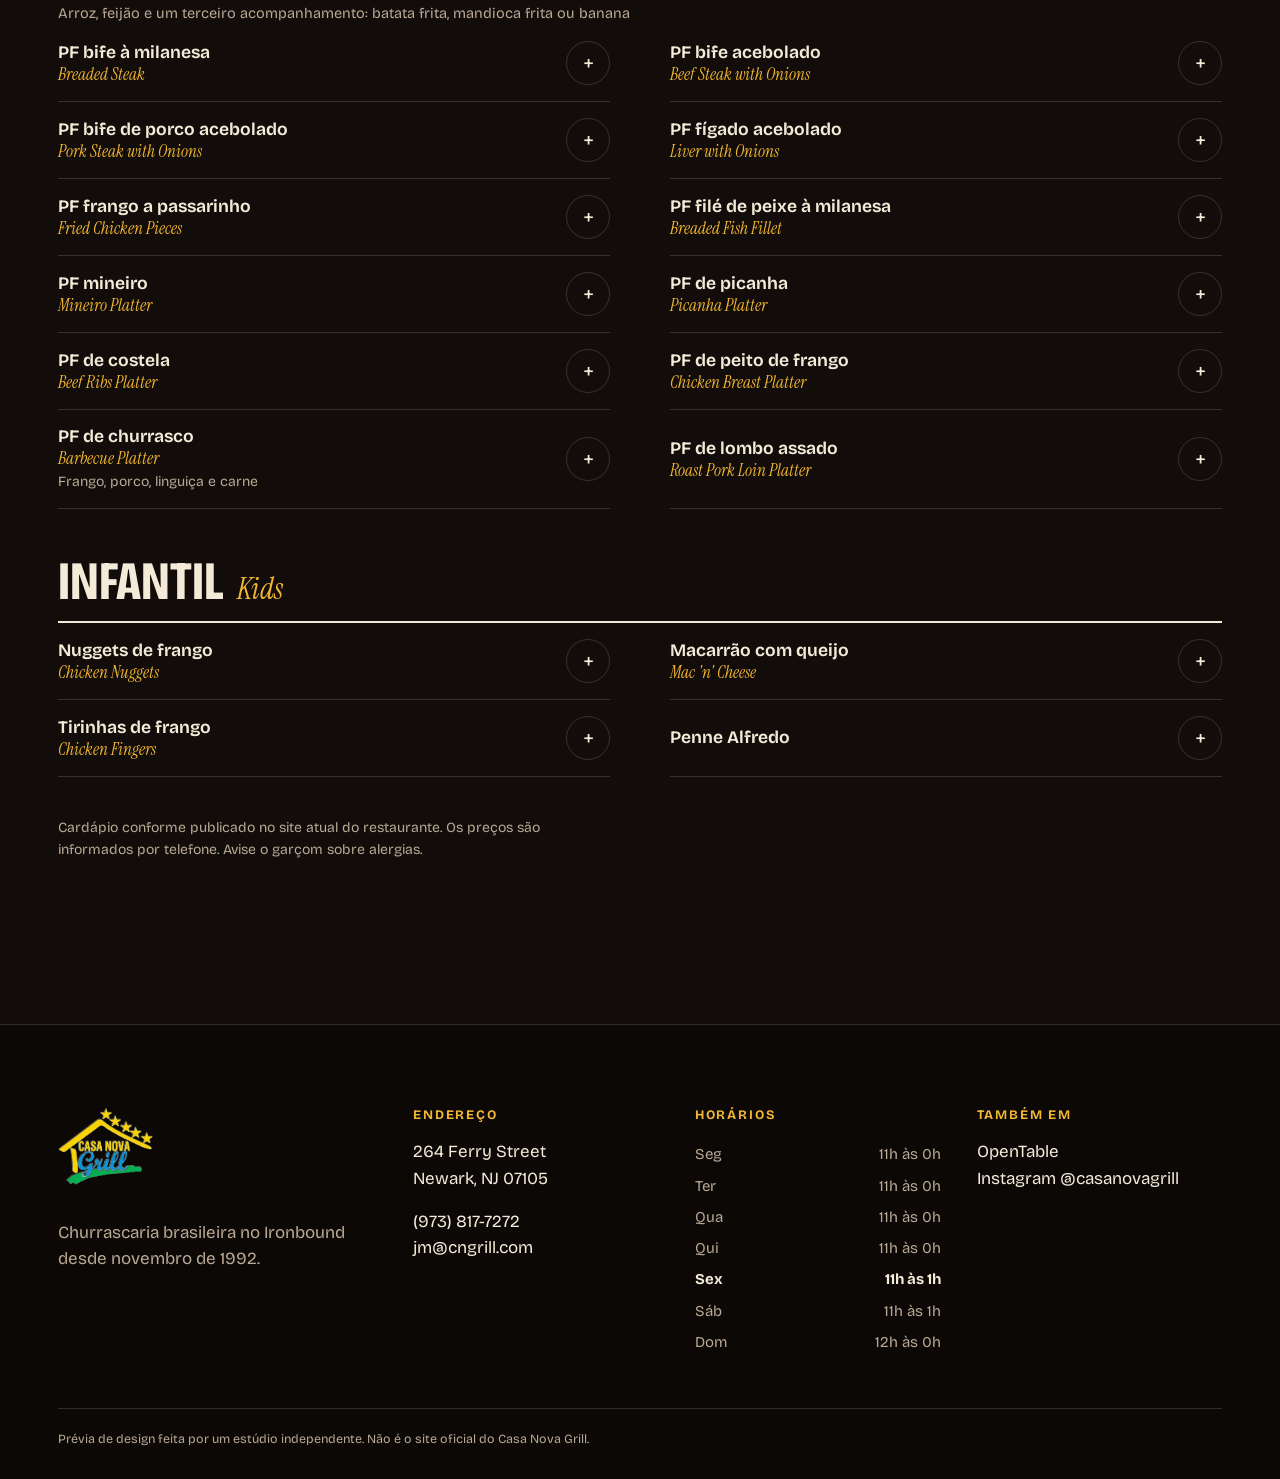
<file: pt/menu.html>
<!doctype html>
<html lang="pt-BR">
<head>
<meta charset="utf-8">
<meta name="viewport" content="width=device-width, initial-scale=1, viewport-fit=cover">
<meta name="robots" content="noindex, nofollow">
<title>Cardápio | Cortes do rodízio e à la carte | Casa Nova Grill</title>
<meta name="description" content="Rodízio brasileiro à vontade todos os dias na 264 Ferry Street, no Ironbound de Newark, desde 1992. Reserve pelo OpenTable, peça por telefone, reserve o salão de festas.">
<meta name="theme-color" content="#120d0a">
<link rel="alternate" hreflang="en" href="../menu.html">
<link rel="preload" href="../fonts/bricolage.woff2" as="font" type="font/woff2" crossorigin>
<link rel="stylesheet" href="../css/styles.css">
<link rel="icon" href="../img/logo-color.webp">
<script type="application/ld+json">{"@context":"https://schema.org","@type":"Restaurant","name":"Casa Nova Grill","servesCuisine":["Brazilian","Brazilian steakhouse","Rodízio","Seafood"],"address":{"@type":"PostalAddress","streetAddress":"264 Ferry St","addressLocality":"Newark","addressRegion":"NJ","postalCode":"07105","addressCountry":"US"},"telephone":"+1-973-817-7272","email":"jm@cngrill.com","foundingDate":"1992-11","acceptsReservations":"https://www.opentable.com/r/casa-nova-grill-brazilian-rodizio-reservations-newark?restref=1284154&lang=en-US&ot_source=Restaurant%20website","sameAs":["https://www.instagram.com/casanovagrill/"],"openingHoursSpecification":[{"@type":"OpeningHoursSpecification","dayOfWeek":"Sunday","opens":"12:00","closes":"00:00"},{"@type":"OpeningHoursSpecification","dayOfWeek":"Monday","opens":"11:00","closes":"00:00"},{"@type":"OpeningHoursSpecification","dayOfWeek":"Tuesday","opens":"11:00","closes":"00:00"},{"@type":"OpeningHoursSpecification","dayOfWeek":"Wednesday","opens":"11:00","closes":"00:00"},{"@type":"OpeningHoursSpecification","dayOfWeek":"Thursday","opens":"11:00","closes":"00:00"},{"@type":"OpeningHoursSpecification","dayOfWeek":"Friday","opens":"11:00","closes":"01:00"},{"@type":"OpeningHoursSpecification","dayOfWeek":"Saturday","opens":"11:00","closes":"01:00"}]}</script>
</head>
<body class="page-menu" data-lang="pt">
<a class="skip" href="#main">Pular para o conteúdo</a>
<div class="preview-tag" role="note"><span>Prévia, não é o site oficial</span><span class="preview-tag__full">Prévia de design feita por um estúdio independente. Não é o site oficial do Casa Nova Grill.</span></div>
<header class="hdr" data-hdr>
  <a class="hdr__logo" href="index.html" aria-label="Casa Nova Grill, Início"><img src="../img/logo-white.webp" alt="" width="54" height="57"><span>Casa Nova<em>Grill</em></span></a>
  <nav class="hdr__nav" aria-label="Main"><a href="index.html">Início</a><a href="menu.html" aria-current="page">Cardápio</a><a href="events.html">Festas e eventos</a><a href="visit.html">Como chegar</a></nav>
  <div class="hdr__end">
    <span class="status" data-status aria-live="polite"></span>
    <a class="lang" href="../menu.html" hreflang="en" lang="en" title="English">EN</a>
    <a class="btn btn--green hdr__cta" href="https://www.opentable.com/r/casa-nova-grill-brazilian-rodizio-reservations-newark?restref=1284154&lang=pt-BR&ot_source=Restaurant%20website" target="_blank" rel="noopener">Reservar mesa</a>
    <button class="hdr__burger" type="button" aria-expanded="false" aria-controls="drawer" data-burger><span></span><span></span><span class="sr">Menu</span></button>
  </div>
</header>
<div class="drawer" id="drawer" hidden data-drawer>
  <nav aria-label="Mobile"><a href="index.html">Início</a><a href="menu.html" aria-current="page">Cardápio</a><a href="events.html">Festas e eventos</a><a href="visit.html">Como chegar</a></nav>
  <p class="drawer__meta">264 Ferry Street, Newark, NJ<br><a href="tel:+19738177272">(973) 817-7272</a></p>
</div>
<main id="main">

<section class="mhero" aria-labelledby="m-title">
  <div class="mhero__inner">
    <p class="eyebrow">Cardápio</p>
    <h1 id="m-title" class="h1">Dois jeitos <em>de comer.</em></h1>
    <div class="mhero__switch" role="tablist">
      <a href="#rodizio" class="mhero__opt"><b>Rodízio</b><span>À vontade, cortado na mesa</span></a>
      <a href="#alacarte" class="mhero__opt"><b>À la carte</b><span>No salão ou para viagem por telefone</span></a>
    </div>
  </div>
  <figure class="mhero__img"><img src="../img/grill-800.webp" srcset="../img/grill-800.webp 800w, ../img/grill-1600.webp 1600w" sizes="100vw" alt="Espetos de carne, porco e linguiça sobre a brasa" fetchpriority="high" decoding="async"></figure>
</section>

<section class="rod" id="rodizio" aria-labelledby="rod-title">
  <div class="rod__intro">
    <h2 id="rod-title" class="h2">O rodízio</h2>
    <p>Um preço fixo. Os garçons trazem as carnes na brasa até a sua mesa durante toda a refeição, até você sinalizar que está satisfeito. Acompanhamentos brasileiros, salad bar e buffet quente estão incluídos.</p>
    <p class="rod__price">Consulte o valor atual do rodízio ao reservar ou ligar.</p>
    <div class="rod__actions"><a class="btn btn--green" href="https://www.opentable.com/r/casa-nova-grill-brazilian-rodizio-reservations-newark?restref=1284154&lang=pt-BR&ot_source=Restaurant%20website" target="_blank" rel="noopener"><svg viewBox="0 0 24 24" aria-hidden="true"><rect x="3.5" y="5" width="17" height="15" rx="2"/><path d="M3.5 10h17M8 3v4M16 3v4"/></svg>Reservar mesa</a><a class="btn btn--ghost-dark" href="tel:+19738177272"><svg viewBox="0 0 24 24" aria-hidden="true"><path d="M5 4h4l2 5-2.5 1.5a11 11 0 0 0 5 5L15 13l5 2v4a1 1 0 0 1-1 1A16 16 0 0 1 4 5a1 1 0 0 1 1-1z"/></svg>(973) 817-7272</a></div>
  </div>
  <figure class="rod__img"><img src="../img/picanha-skewer-800.webp" srcset="../img/picanha-skewer-800.webp 800w, ../img/picanha-skewer-1600.webp 1600w" sizes="(min-width: 900px) 35vw, 100vw" alt="Picanha no espeto sendo fatiada" loading="lazy" decoding="async"></figure>
  <ol class="cuts"><li><span class="cut__no">01</span><span class="cut__pt">Picanha</span><span class="cut__en">A parte nobre da alcatra</span></li><li><span class="cut__no">02</span><span class="cut__pt">Costela de vaca</span><span class="cut__en">Costela bovina</span></li><li><span class="cut__no">03</span><span class="cut__pt">Alcatra com bacon</span><span class="cut__en">Alcatra envolta em bacon</span></li><li><span class="cut__no">04</span><span class="cut__pt">Alcatra no alho</span><span class="cut__en">Alcatra com alho</span></li><li><span class="cut__no">05</span><span class="cut__pt">Alcatra com queijo</span><span class="cut__en">Alcatra com queijo</span></li><li><span class="cut__no">06</span><span class="cut__pt">Alcatra</span><span class="cut__en">Alcatra</span></li><li><span class="cut__no">07</span><span class="cut__pt">Costela de porco</span><span class="cut__en">Costelinha suína</span></li><li><span class="cut__no">08</span><span class="cut__pt">Lombo</span><span class="cut__en">Lombo suíno</span></li><li><span class="cut__no">09</span><span class="cut__pt">Maminha</span><span class="cut__en">Maminha</span></li><li><span class="cut__no">10</span><span class="cut__pt">Frango</span><span class="cut__en">Coxa de frango e peito envolto em bacon</span></li><li><span class="cut__no">11</span><span class="cut__pt">Fraldinha</span><span class="cut__en">Fraldinha</span></li><li><span class="cut__no">12</span><span class="cut__pt">Linguiça</span><span class="cut__en">Linguiça de porco</span></li><li><span class="cut__no">13</span><span class="cut__pt">Cordeiro</span><span class="cut__en">Cordeiro</span></li><li><span class="cut__no">14</span><span class="cut__pt">Maçã de peito</span><span class="cut__en">Peito bovino</span></li><li><span class="cut__no">15</span><span class="cut__pt">Coração de frango</span><span class="cut__en">Coração de frango</span></li></ol>
</section>

<section class="alc" id="alacarte" aria-labelledby="alc-title">
  <div class="alc__head">
    <h2 id="alc-title" class="h2">À la carte</h2>
    <p>Toque no <b>+</b> do que quiser. A lista fica na tela enquanto você liga, e o pedido para viagem vira uma ligação rápida.</p>
    <div class="alc__tools">
      <label class="search"><span class="sr">Buscar no cardápio</span><input type="search" placeholder="Buscar: picanha, moqueca, camarão…" data-search autocomplete="off"></label>
      <div class="chips" role="group" aria-label="Seções"><button type="button" class="chip is-on" data-filter="all">Tudo</button><button type="button" class="chip" data-filter="starters">Aperitivos</button><button type="button" class="chip" data-filter="typical">Pratos típicos</button><button type="button" class="chip" data-filter="skewers">Espetos na mesa</button><button type="button" class="chip" data-filter="steaks">Carnes</button><button type="button" class="chip" data-filter="chicken">Frango</button><button type="button" class="chip" data-filter="pasta">Massas</button><button type="button" class="chip" data-filter="seafood">Frutos do mar</button><button type="button" class="chip" data-filter="pf">Pratos feitos</button><button type="button" class="chip" data-filter="kids">Infantil</button></div>
    </div>
    <p class="alc__empty" data-empty hidden>Nada encontrado. Tente outra palavra.</p>
  </div>
  <div class="alc__body">
    <section class="msec" data-sec="starters" aria-labelledby="sec-starters">
      <h3 id="sec-starters" class="msec__title">Aperitivos<span>Appetizers</span></h3>
      
      <ul class="msec__list"><li class="dish" data-id="d0" data-name="Torresmo de rolo Casa Nova" data-search="fried pork casa nova torresmo de rolo casa nova rolled pork crackling with “drunken” pineapple torresmo de rolo com abacaxi embriagado"><div class="dish__txt"><span class="dish__name">Torresmo de rolo Casa Nova</span><span class="dish__alt">Fried Pork Casa Nova</span><span class="dish__desc">Torresmo de rolo com abacaxi embriagado</span></div><button type="button" class="dish__add" aria-pressed="false" aria-label="Adicionar à lista: Torresmo de rolo Casa Nova"><span aria-hidden="true">+</span></button></li><li class="dish" data-id="d1" data-name="Picadinho à Casa Nova" data-search="picadinho à casa nova picadinho à casa nova beef, chicken, shrimp and sausage sautéed with peppers, onions, tomatoes and balsamic vinegar carne, frango, camarão e linguiça salteados com pimentão, cebola, tomate e vinagre balsâmico"><div class="dish__txt"><span class="dish__name">Picadinho à Casa Nova</span><span class="dish__desc">Carne, frango, camarão e linguiça salteados com pimentão, cebola, tomate e vinagre balsâmico</span></div><button type="button" class="dish__add" aria-pressed="false" aria-label="Adicionar à lista: Picadinho à Casa Nova"><span aria-hidden="true">+</span></button></li><li class="dish" data-id="d2" data-name="Amêijoas à Bulhão Pato" data-search="clams à bulhão pato amêijoas à bulhão pato steamed clams in olive oil, lemon, white wine, fresh garlic, tomatoes and cilantro amêijoas no azeite, limão, vinho branco, alho, tomate e coentro"><div class="dish__txt"><span class="dish__name">Amêijoas à Bulhão Pato</span><span class="dish__alt">Clams à Bulhão Pato</span><span class="dish__desc">Amêijoas no azeite, limão, vinho branco, alho, tomate e coentro</span></div><button type="button" class="dish__add" aria-pressed="false" aria-label="Adicionar à lista: Amêijoas à Bulhão Pato"><span aria-hidden="true">+</span></button></li><li class="dish" data-id="d3" data-name="Salgadinhos" data-search="brazilian pastries salgadinhos typical brazilian savory pastries salgadinhos típicos brasileiros"><div class="dish__txt"><span class="dish__name">Salgadinhos</span><span class="dish__alt">Brazilian Pastries</span><span class="dish__desc">Salgadinhos típicos brasileiros</span></div><button type="button" class="dish__add" aria-pressed="false" aria-label="Adicionar à lista: Salgadinhos"><span aria-hidden="true">+</span></button></li><li class="dish" data-id="d4" data-name="Amêijoas Casino" data-search="clams casino amêijoas casino stuffed clams with sautéed crab meat and shrimp amêijoas recheadas com carne de caranguejo e camarão"><div class="dish__txt"><span class="dish__name">Amêijoas Casino</span><span class="dish__alt">Clams Casino</span><span class="dish__desc">Amêijoas recheadas com carne de caranguejo e camarão</span></div><button type="button" class="dish__add" aria-pressed="false" aria-label="Adicionar à lista: Amêijoas Casino"><span aria-hidden="true">+</span></button></li><li class="dish" data-id="d5" data-name="Frango a passarinho com mandioca" data-search="fried chicken with yucca frango a passarinho com mandioca  "><div class="dish__txt"><span class="dish__name">Frango a passarinho com mandioca</span><span class="dish__alt">Fried Chicken with Yucca</span></div><button type="button" class="dish__add" aria-pressed="false" aria-label="Adicionar à lista: Frango a passarinho com mandioca"><span aria-hidden="true">+</span></button></li><li class="dish" data-id="d6" data-name="Picanha no palito" data-search="sirloin strips picanha no palito  "><div class="dish__txt"><span class="dish__name">Picanha no palito</span><span class="dish__alt">Sirloin Strips</span></div><button type="button" class="dish__add" aria-pressed="false" aria-label="Adicionar à lista: Picanha no palito"><span aria-hidden="true">+</span></button></li><li class="dish" data-id="d7" data-name="Coração de galinha" data-search="chicken hearts coração de galinha  "><div class="dish__txt"><span class="dish__name">Coração de galinha</span><span class="dish__alt">Chicken Hearts</span></div><button type="button" class="dish__add" aria-pressed="false" aria-label="Adicionar à lista: Coração de galinha"><span aria-hidden="true">+</span></button></li><li class="dish" data-id="d8" data-name="Queijo à milanesa" data-search="breaded cheese queijo à milanesa  "><div class="dish__txt"><span class="dish__name">Queijo à milanesa</span><span class="dish__alt">Breaded Cheese</span></div><button type="button" class="dish__add" aria-pressed="false" aria-label="Adicionar à lista: Queijo à milanesa"><span aria-hidden="true">+</span></button></li><li class="dish" data-id="d9" data-name="Asinha de frango" data-search="buffalo wings asinha de frango regular, spicy or bbq tradicional, apimentada ou com molho barbecue"><div class="dish__txt"><span class="dish__name">Asinha de frango</span><span class="dish__alt">Buffalo Wings</span><span class="dish__desc">Tradicional, apimentada ou com molho barbecue</span></div><button type="button" class="dish__add" aria-pressed="false" aria-label="Adicionar à lista: Asinha de frango"><span aria-hidden="true">+</span></button></li><li class="dish" data-id="d10" data-name="Coquetel de camarão" data-search="shrimp cocktail coquetel de camarão  "><div class="dish__txt"><span class="dish__name">Coquetel de camarão</span><span class="dish__alt">Shrimp Cocktail</span></div><button type="button" class="dish__add" aria-pressed="false" aria-label="Adicionar à lista: Coquetel de camarão"><span aria-hidden="true">+</span></button></li><li class="dish" data-id="d11" data-name="Torresmo com mandioca" data-search="fried pork skin with yucca torresmo com mandioca  "><div class="dish__txt"><span class="dish__name">Torresmo com mandioca</span><span class="dish__alt">Fried Pork Skin with Yucca</span></div><button type="button" class="dish__add" aria-pressed="false" aria-label="Adicionar à lista: Torresmo com mandioca"><span aria-hidden="true">+</span></button></li><li class="dish" data-id="d12" data-name="Camarão ao alho e óleo" data-search="garlic shrimp camarão ao alho e óleo  "><div class="dish__txt"><span class="dish__name">Camarão ao alho e óleo</span><span class="dish__alt">Garlic Shrimp</span></div><button type="button" class="dish__add" aria-pressed="false" aria-label="Adicionar à lista: Camarão ao alho e óleo"><span aria-hidden="true">+</span></button></li><li class="dish" data-id="d13" data-name="Mandioca frita com linguiça" data-search="fried yucca with sausage mandioca frita com linguiça  "><div class="dish__txt"><span class="dish__name">Mandioca frita com linguiça</span><span class="dish__alt">Fried Yucca with Sausage</span></div><button type="button" class="dish__add" aria-pressed="false" aria-label="Adicionar à lista: Mandioca frita com linguiça"><span aria-hidden="true">+</span></button></li><li class="dish" data-id="d14" data-name="Iscas de peixe" data-search="fish strips iscas de peixe with tartar sauce com molho tártaro"><div class="dish__txt"><span class="dish__name">Iscas de peixe</span><span class="dish__alt">Fish Strips</span><span class="dish__desc">Com molho tártaro</span></div><button type="button" class="dish__add" aria-pressed="false" aria-label="Adicionar à lista: Iscas de peixe"><span aria-hidden="true">+</span></button></li><li class="dish" data-id="d15" data-name="Linguiça calabresa" data-search="brazilian sausage linguiça calabresa  "><div class="dish__txt"><span class="dish__name">Linguiça calabresa</span><span class="dish__alt">Brazilian Sausage</span></div><button type="button" class="dish__add" aria-pressed="false" aria-label="Adicionar à lista: Linguiça calabresa"><span aria-hidden="true">+</span></button></li><li class="dish" data-id="d16" data-name="Polvo ao vinagrete" data-search="octopus in vinaigrette polvo ao vinagrete  "><div class="dish__txt"><span class="dish__name">Polvo ao vinagrete</span><span class="dish__alt">Octopus in Vinaigrette</span></div><button type="button" class="dish__add" aria-pressed="false" aria-label="Adicionar à lista: Polvo ao vinagrete"><span aria-hidden="true">+</span></button></li><li class="dish" data-id="d17" data-name="Picadinho de churrasco" data-search="barbecue strips picadinho de churrasco  "><div class="dish__txt"><span class="dish__name">Picadinho de churrasco</span><span class="dish__alt">Barbecue Strips</span></div><button type="button" class="dish__add" aria-pressed="false" aria-label="Adicionar à lista: Picadinho de churrasco"><span aria-hidden="true">+</span></button></li><li class="dish" data-id="d18" data-name="Bolinho de bacalhau" data-search="cod fish fritters bolinho de bacalhau  "><div class="dish__txt"><span class="dish__name">Bolinho de bacalhau</span><span class="dish__alt">Cod Fish Fritters</span></div><button type="button" class="dish__add" aria-pressed="false" aria-label="Adicionar à lista: Bolinho de bacalhau"><span aria-hidden="true">+</span></button></li><li class="dish" data-id="d19" data-name="Anéis de lula fritos" data-search="fried calamari anéis de lula fritos  "><div class="dish__txt"><span class="dish__name">Anéis de lula fritos</span><span class="dish__alt">Fried Calamari</span></div><button type="button" class="dish__add" aria-pressed="false" aria-label="Adicionar à lista: Anéis de lula fritos"><span aria-hidden="true">+</span></button></li><li class="dish" data-id="d20" data-name="Queijo branco" data-search="white cheese queijo branco with tomato, oregano and olive oil com tomate, orégano e azeite"><div class="dish__txt"><span class="dish__name">Queijo branco</span><span class="dish__alt">White Cheese</span><span class="dish__desc">Com tomate, orégano e azeite</span></div><button type="button" class="dish__add" aria-pressed="false" aria-label="Adicionar à lista: Queijo branco"><span aria-hidden="true">+</span></button></li></ul>
    </section>
    <section class="msec" data-sec="typical" aria-labelledby="sec-typical">
      <h3 id="sec-typical" class="msec__title">Pratos típicos<span>Brazilian Classics</span></h3>
      
      <ul class="msec__list"><li class="dish" data-id="d21" data-name="Tutu à mineira" data-search="tutu à mineira tutu à mineira grilled pork chop with mashed beans and yucca flour, boiled egg, sausage, collard greens and rice bisteca grelhada com tutu de feijão, ovo cozido, linguiça, couve e arroz"><div class="dish__txt"><span class="dish__name">Tutu à mineira</span><span class="dish__alt">Tutu à Mineira</span><span class="dish__desc">Bisteca grelhada com tutu de feijão, ovo cozido, linguiça, couve e arroz</span></div><button type="button" class="dish__add" aria-pressed="false" aria-label="Adicionar à lista: Tutu à mineira"><span aria-hidden="true">+</span></button></li><li class="dish" data-id="d22" data-name="Feijão tropeiro" data-search="feijão tropeiro feijão tropeiro grilled pork chop with beans, fried egg and collard greens in yucca flour, rice on the side bisteca grelhada com feijão, ovo frito e couve na farinha, arroz à parte"><div class="dish__txt"><span class="dish__name">Feijão tropeiro</span><span class="dish__alt">Feijão Tropeiro</span><span class="dish__desc">Bisteca grelhada com feijão, ovo frito e couve na farinha, arroz à parte</span></div><button type="button" class="dish__add" aria-pressed="false" aria-label="Adicionar à lista: Feijão tropeiro"><span aria-hidden="true">+</span></button></li><li class="dish" data-id="d23" data-name="Feijoada brasileira" data-search="feijoada brasileira feijoada brasileira black beans with pork feijão preto com carnes de porco"><div class="dish__txt"><span class="dish__name">Feijoada brasileira</span><span class="dish__alt">Feijoada Brasileira</span><span class="dish__desc">Feijão preto com carnes de porco</span></div><button type="button" class="dish__add" aria-pressed="false" aria-label="Adicionar à lista: Feijoada brasileira"><span aria-hidden="true">+</span></button></li></ul>
    </section>
    <section class="msec" data-sec="skewers" aria-labelledby="sec-skewers">
      <h3 id="sec-skewers" class="msec__title">Espetos na mesa<span>Skewers to the Table</span></h3>
      <p class="msec__note">Servidos com arroz, feijão e batata frita</p>
      <ul class="msec__list"><li class="dish" data-id="d24" data-name="Espeto de picanha" data-search="picanha skewer espeto de picanha sirloin skewer grilled for you and served at the table, rodízio style picanha no espeto, assada para você e servida na mesa, como no rodízio"><div class="dish__txt"><span class="dish__name">Espeto de picanha</span><span class="dish__alt">Picanha Skewer</span><span class="dish__desc">Picanha no espeto, assada para você e servida na mesa, como no rodízio</span></div><button type="button" class="dish__add" aria-pressed="false" aria-label="Adicionar à lista: Espeto de picanha"><span aria-hidden="true">+</span></button></li><li class="dish" data-id="d25" data-name="Espeto misto" data-search="mixed skewer espeto misto barbecue mix grilled for you and served at the table, rodízio style churrasco misto assado para você e servido na mesa, como no rodízio"><div class="dish__txt"><span class="dish__name">Espeto misto</span><span class="dish__alt">Mixed Skewer</span><span class="dish__desc">Churrasco misto assado para você e servido na mesa, como no rodízio</span></div><button type="button" class="dish__add" aria-pressed="false" aria-label="Adicionar à lista: Espeto misto"><span aria-hidden="true">+</span></button></li></ul>
    </section>
    <section class="msec" data-sec="steaks" aria-labelledby="sec-steaks">
      <h3 id="sec-steaks" class="msec__title">Carnes<span>Steaks</span></h3>
      <p class="msec__note">Com arroz, feijão e um acompanhamento à escolha</p>
      <ul class="msec__list"><li class="dish" data-id="d26" data-name="T-bone grelhado" data-search="grilled t-bone steak t-bone grelhado  "><div class="dish__txt"><span class="dish__name">T-bone grelhado</span><span class="dish__alt">Grilled T-Bone Steak</span></div><button type="button" class="dish__add" aria-pressed="false" aria-label="Adicionar à lista: T-bone grelhado"><span aria-hidden="true">+</span></button></li><li class="dish" data-id="d27" data-name="Filé mignon ao marsala" data-search="filet mignon marsala filé mignon ao marsala broiled filet mignon in marsala wine sauce with fresh garlic and mushrooms filé mignon ao molho de vinho marsala com alho e cogumelos"><div class="dish__txt"><span class="dish__name">Filé mignon ao marsala</span><span class="dish__alt">Filet Mignon Marsala</span><span class="dish__desc">Filé mignon ao molho de vinho marsala com alho e cogumelos</span></div><button type="button" class="dish__add" aria-pressed="false" aria-label="Adicionar à lista: Filé mignon ao marsala"><span aria-hidden="true">+</span></button></li><li class="dish" data-id="d28" data-name="Filé mignon grelhado" data-search="grilled filet mignon filé mignon grelhado  "><div class="dish__txt"><span class="dish__name">Filé mignon grelhado</span><span class="dish__alt">Grilled Filet Mignon</span></div><button type="button" class="dish__add" aria-pressed="false" aria-label="Adicionar à lista: Filé mignon grelhado"><span aria-hidden="true">+</span></button></li><li class="dish" data-id="d29" data-name="Costeletas de cordeiro grelhadas" data-search="grilled lamb chops costeletas de cordeiro grelhadas five chops 5 unidades"><div class="dish__txt"><span class="dish__name">Costeletas de cordeiro grelhadas</span><span class="dish__alt">Grilled Lamb Chops</span><span class="dish__desc">5 unidades</span></div><button type="button" class="dish__add" aria-pressed="false" aria-label="Adicionar à lista: Costeletas de cordeiro grelhadas"><span aria-hidden="true">+</span></button></li><li class="dish" data-id="d30" data-name="Bisteca grelhada" data-search="grilled pork chops bisteca grelhada  "><div class="dish__txt"><span class="dish__name">Bisteca grelhada</span><span class="dish__alt">Grilled Pork Chops</span></div><button type="button" class="dish__add" aria-pressed="false" aria-label="Adicionar à lista: Bisteca grelhada"><span aria-hidden="true">+</span></button></li><li class="dish" data-id="d31" data-name="Fraldinha grelhada" data-search="grilled skirt steak fraldinha grelhada  "><div class="dish__txt"><span class="dish__name">Fraldinha grelhada</span><span class="dish__alt">Grilled Skirt Steak</span></div><button type="button" class="dish__add" aria-pressed="false" aria-label="Adicionar à lista: Fraldinha grelhada"><span aria-hidden="true">+</span></button></li><li class="dish" data-id="d32" data-name="Bitoque à portuguesa" data-search="portuguese steak bitoque à portuguesa steak in fresh garlic sauce, topped with ham and an egg bife ao molho de alho com presunto e ovo"><div class="dish__txt"><span class="dish__name">Bitoque à portuguesa</span><span class="dish__alt">Portuguese Steak</span><span class="dish__desc">Bife ao molho de alho com presunto e ovo</span></div><button type="button" class="dish__add" aria-pressed="false" aria-label="Adicionar à lista: Bitoque à portuguesa"><span aria-hidden="true">+</span></button></li><li class="dish" data-id="d33" data-name="Bife acebolado" data-search="onion steak bife acebolado  "><div class="dish__txt"><span class="dish__name">Bife acebolado</span><span class="dish__alt">Onion Steak</span></div><button type="button" class="dish__add" aria-pressed="false" aria-label="Adicionar à lista: Bife acebolado"><span aria-hidden="true">+</span></button></li><li class="dish" data-id="d34" data-name="Bife a cavalo" data-search="steak brazilian style bife a cavalo topped with a fried egg com ovo frito por cima"><div class="dish__txt"><span class="dish__name">Bife a cavalo</span><span class="dish__alt">Steak Brazilian Style</span><span class="dish__desc">Com ovo frito por cima</span></div><button type="button" class="dish__add" aria-pressed="false" aria-label="Adicionar à lista: Bife a cavalo"><span aria-hidden="true">+</span></button></li><li class="dish" data-id="d35" data-name="Bife de picanha" data-search="grilled sirloin steak bife de picanha  "><div class="dish__txt"><span class="dish__name">Bife de picanha</span><span class="dish__alt">Grilled Sirloin Steak</span></div><button type="button" class="dish__add" aria-pressed="false" aria-label="Adicionar à lista: Bife de picanha"><span aria-hidden="true">+</span></button></li></ul>
    </section>
    <section class="msec" data-sec="chicken" aria-labelledby="sec-chicken">
      <h3 id="sec-chicken" class="msec__title">Frango<span>Chicken</span></h3>
      
      <ul class="msec__list"><li class="dish" data-id="d36" data-name="Strogonoff de frango" data-search="chicken stroganoff strogonoff de frango creamy tomato and mushroom sauce, with rice and potato sticks molho cremoso de tomate e cogumelos, com arroz e batata palha"><div class="dish__txt"><span class="dish__name">Strogonoff de frango</span><span class="dish__alt">Chicken Stroganoff</span><span class="dish__desc">Molho cremoso de tomate e cogumelos, com arroz e batata palha</span></div><button type="button" class="dish__add" aria-pressed="false" aria-label="Adicionar à lista: Strogonoff de frango"><span aria-hidden="true">+</span></button></li><li class="dish" data-id="d37" data-name="Frango ao marsala" data-search="chicken marsala frango ao marsala chicken breast in marsala wine and mushrooms peito de frango ao vinho marsala com cogumelos"><div class="dish__txt"><span class="dish__name">Frango ao marsala</span><span class="dish__alt">Chicken Marsala</span><span class="dish__desc">Peito de frango ao vinho marsala com cogumelos</span></div><button type="button" class="dish__add" aria-pressed="false" aria-label="Adicionar à lista: Frango ao marsala"><span aria-hidden="true">+</span></button></li><li class="dish" data-id="d38" data-name="Frango canadense" data-search="canadian chicken frango canadense chicken breast in creamy corn sauce with bacon and potato sticks peito de frango ao creme de milho com bacon e batata palha"><div class="dish__txt"><span class="dish__name">Frango canadense</span><span class="dish__alt">Canadian Chicken</span><span class="dish__desc">Peito de frango ao creme de milho com bacon e batata palha</span></div><button type="button" class="dish__add" aria-pressed="false" aria-label="Adicionar à lista: Frango canadense"><span aria-hidden="true">+</span></button></li><li class="dish" data-id="d39" data-name="Frango à parmegiana" data-search="chicken parm frango à parmegiana breaded breast with tomato sauce, mozzarella and ham peito empanado com molho de tomate, muçarela e presunto"><div class="dish__txt"><span class="dish__name">Frango à parmegiana</span><span class="dish__alt">Chicken Parm</span><span class="dish__desc">Peito empanado com molho de tomate, muçarela e presunto</span></div><button type="button" class="dish__add" aria-pressed="false" aria-label="Adicionar à lista: Frango à parmegiana"><span aria-hidden="true">+</span></button></li><li class="dish" data-id="d40" data-name="Bobó de frango" data-search="bobó de frango bobó de frango chicken in coconut milk, dendê oil and yucca flour, with rice frango no leite de coco, dendê e farinha de mandioca, com arroz"><div class="dish__txt"><span class="dish__name">Bobó de frango</span><span class="dish__alt">Bobó de Frango</span><span class="dish__desc">Frango no leite de coco, dendê e farinha de mandioca, com arroz</span></div><button type="button" class="dish__add" aria-pressed="false" aria-label="Adicionar à lista: Bobó de frango"><span aria-hidden="true">+</span></button></li><li class="dish" data-id="d41" data-name="Risoto de frango" data-search="chicken risotto risoto de frango rice cooked in broth with vegetables and chicken arroz cozido no caldo com legumes e frango"><div class="dish__txt"><span class="dish__name">Risoto de frango</span><span class="dish__alt">Chicken Risotto</span><span class="dish__desc">Arroz cozido no caldo com legumes e frango</span></div><button type="button" class="dish__add" aria-pressed="false" aria-label="Adicionar à lista: Risoto de frango"><span aria-hidden="true">+</span></button></li><li class="dish" data-id="d42" data-name="Frango cordon bleu" data-search="chicken cordon bleu frango cordon bleu stuffed with cheese and ham, mushroom sauce and spanish potatoes recheado com queijo e presunto, molho de cogumelos e batatas"><div class="dish__txt"><span class="dish__name">Frango cordon bleu</span><span class="dish__alt">Chicken Cordon Bleu</span><span class="dish__desc">Recheado com queijo e presunto, molho de cogumelos e batatas</span></div><button type="button" class="dish__add" aria-pressed="false" aria-label="Adicionar à lista: Frango cordon bleu"><span aria-hidden="true">+</span></button></li><li class="dish" data-id="d43" data-name="Peito de frango grelhado" data-search="grilled chicken breast peito de frango grelhado  "><div class="dish__txt"><span class="dish__name">Peito de frango grelhado</span><span class="dish__alt">Grilled Chicken Breast</span></div><button type="button" class="dish__add" aria-pressed="false" aria-label="Adicionar à lista: Peito de frango grelhado"><span aria-hidden="true">+</span></button></li></ul>
    </section>
    <section class="msec" data-sec="pasta" aria-labelledby="sec-pasta">
      <h3 id="sec-pasta" class="msec__title">Massas<span>Pasta</span></h3>
      
      <ul class="msec__list"><li class="dish" data-id="d44" data-name="Fettuccine Alfredo" data-search="fettuccine alfredo fettuccine alfredo with shrimp or chicken com camarão ou frango"><div class="dish__txt"><span class="dish__name">Fettuccine Alfredo</span><span class="dish__desc">Com camarão ou frango</span></div><button type="button" class="dish__add" aria-pressed="false" aria-label="Adicionar à lista: Fettuccine Alfredo"><span aria-hidden="true">+</span></button></li><li class="dish" data-id="d45" data-name="Ravioli de queijo" data-search="cheese ravioli ravioli de queijo with marinara sauce com molho marinara"><div class="dish__txt"><span class="dish__name">Ravioli de queijo</span><span class="dish__alt">Cheese Ravioli</span><span class="dish__desc">Com molho marinara</span></div><button type="button" class="dish__add" aria-pressed="false" aria-label="Adicionar à lista: Ravioli de queijo"><span aria-hidden="true">+</span></button></li><li class="dish" data-id="d46" data-name="Penne à vodka" data-search="penne alla vodka penne à vodka with shrimp or chicken com camarão ou frango"><div class="dish__txt"><span class="dish__name">Penne à vodka</span><span class="dish__alt">Penne alla Vodka</span><span class="dish__desc">Com camarão ou frango</span></div><button type="button" class="dish__add" aria-pressed="false" aria-label="Adicionar à lista: Penne à vodka"><span aria-hidden="true">+</span></button></li><li class="dish" data-id="d47" data-name="Espaguete ao sugo com frango" data-search="spaghetti marinara with chicken espaguete ao sugo com frango  "><div class="dish__txt"><span class="dish__name">Espaguete ao sugo com frango</span><span class="dish__alt">Spaghetti Marinara with Chicken</span></div><button type="button" class="dish__add" aria-pressed="false" aria-label="Adicionar à lista: Espaguete ao sugo com frango"><span aria-hidden="true">+</span></button></li><li class="dish" data-id="d48" data-name="Espaguete à carbonara" data-search="spaghetti carbonara espaguete à carbonara cream sauce with prosciutto, onions, chicken and bacon molho cremoso com presunto cru, cebola, frango e bacon"><div class="dish__txt"><span class="dish__name">Espaguete à carbonara</span><span class="dish__alt">Spaghetti Carbonara</span><span class="dish__desc">Molho cremoso com presunto cru, cebola, frango e bacon</span></div><button type="button" class="dish__add" aria-pressed="false" aria-label="Adicionar à lista: Espaguete à carbonara"><span aria-hidden="true">+</span></button></li><li class="dish" data-id="d49" data-name="Lasanha vegetariana" data-search="vegetarian lasagna lasanha vegetariana  "><div class="dish__txt"><span class="dish__name">Lasanha vegetariana</span><span class="dish__alt">Vegetarian Lasagna</span></div><button type="button" class="dish__add" aria-pressed="false" aria-label="Adicionar à lista: Lasanha vegetariana"><span aria-hidden="true">+</span></button></li></ul>
    </section>
    <section class="msec" data-sec="seafood" aria-labelledby="sec-seafood">
      <h3 id="sec-seafood" class="msec__title">Frutos do mar<span>Seafood</span></h3>
      
      <ul class="msec__list"><li class="dish" data-id="d50" data-name="Lagosta recheada" data-search="stuffed lobster lagosta recheada lobster stuffed with shrimp, crab meat and scallops lagosta recheada com camarão, caranguejo e vieiras"><div class="dish__txt"><span class="dish__name">Lagosta recheada</span><span class="dish__alt">Stuffed Lobster</span><span class="dish__desc">Lagosta recheada com camarão, caranguejo e vieiras</span></div><button type="button" class="dish__add" aria-pressed="false" aria-label="Adicionar à lista: Lagosta recheada"><span aria-hidden="true">+</span></button></li><li class="dish" data-id="d51" data-name="Mariscada" data-search="mariscada mariscada lobster, shrimp, scallops, clams and mussels in a light red sauce with garlic and parsley lagosta, camarão, vieiras, amêijoas e mexilhões em molho vermelho leve com alho e salsa"><div class="dish__txt"><span class="dish__name">Mariscada</span><span class="dish__desc">Lagosta, camarão, vieiras, amêijoas e mexilhões em molho vermelho leve com alho e salsa</span></div><button type="button" class="dish__add" aria-pressed="false" aria-label="Adicionar à lista: Mariscada"><span aria-hidden="true">+</span></button></li><li class="dish" data-id="d52" data-name="Paella catalã" data-search="paella catalã paella catalã lobster, clams, mussels, scallops, shrimp and chicken in saffron rice lagosta, amêijoas, mexilhões, vieiras, camarão e frango no arroz com açafrão"><div class="dish__txt"><span class="dish__name">Paella catalã</span><span class="dish__alt">Paella Catalã</span><span class="dish__desc">Lagosta, amêijoas, mexilhões, vieiras, camarão e frango no arroz com açafrão</span></div><button type="button" class="dish__add" aria-pressed="false" aria-label="Adicionar à lista: Paella catalã"><span aria-hidden="true">+</span></button></li><li class="dish" data-id="d53" data-name="Salmão grelhado" data-search="grilled salmon salmão grelhado with vegetables and rice com legumes e arroz"><div class="dish__txt"><span class="dish__name">Salmão grelhado</span><span class="dish__alt">Grilled Salmon</span><span class="dish__desc">Com legumes e arroz</span></div><button type="button" class="dish__add" aria-pressed="false" aria-label="Adicionar à lista: Salmão grelhado"><span aria-hidden="true">+</span></button></li><li class="dish" data-id="d54" data-name="Moqueca de peixe" data-search="moqueca de peixe moqueca de peixe fish stew with peppers, tomatoes, onions, coconut milk and dendê oil, with rice peixe com pimentão, tomate, cebola, leite de coco e dendê, com arroz"><div class="dish__txt"><span class="dish__name">Moqueca de peixe</span><span class="dish__alt">Moqueca de Peixe</span><span class="dish__desc">Peixe com pimentão, tomate, cebola, leite de coco e dendê, com arroz</span></div><button type="button" class="dish__add" aria-pressed="false" aria-label="Adicionar à lista: Moqueca de peixe"><span aria-hidden="true">+</span></button></li><li class="dish" data-id="d55" data-name="Polvo à lagareiro" data-search="grilled octopus polvo à lagareiro in garlic and olive oil with potatoes, peppers and onions no alho e azeite, com batatas, pimentão e cebola"><div class="dish__txt"><span class="dish__name">Polvo à lagareiro</span><span class="dish__alt">Grilled Octopus</span><span class="dish__desc">No alho e azeite, com batatas, pimentão e cebola</span></div><button type="button" class="dish__add" aria-pressed="false" aria-label="Adicionar à lista: Polvo à lagareiro"><span aria-hidden="true">+</span></button></li><li class="dish" data-id="d56" data-name="Robalo grelhado" data-search="grilled sea bass robalo grelhado fillet in butter sauce with potatoes and vegetables filé ao molho de manteiga, com batatas e legumes"><div class="dish__txt"><span class="dish__name">Robalo grelhado</span><span class="dish__alt">Grilled Sea Bass</span><span class="dish__desc">Filé ao molho de manteiga, com batatas e legumes</span></div><button type="button" class="dish__add" aria-pressed="false" aria-label="Adicionar à lista: Robalo grelhado"><span aria-hidden="true">+</span></button></li><li class="dish" data-id="d57" data-name="Tilápia ao molho de camarão" data-search="tilapia in shrimp sauce tilápia ao molho de camarão with vegetables com legumes"><div class="dish__txt"><span class="dish__name">Tilápia ao molho de camarão</span><span class="dish__alt">Tilapia in Shrimp Sauce</span><span class="dish__desc">Com legumes</span></div><button type="button" class="dish__add" aria-pressed="false" aria-label="Adicionar à lista: Tilápia ao molho de camarão"><span aria-hidden="true">+</span></button></li><li class="dish" data-id="d58" data-name="Bacalhau cozido à brasileira" data-search="cod fish brazilian style bacalhau cozido à brasileira with peppers, onions and potatoes in marinara, rice on the side com pimentão, cebola e batatas ao molho de tomate, arroz à parte"><div class="dish__txt"><span class="dish__name">Bacalhau cozido à brasileira</span><span class="dish__alt">Cod Fish Brazilian Style</span><span class="dish__desc">Com pimentão, cebola e batatas ao molho de tomate, arroz à parte</span></div><button type="button" class="dish__add" aria-pressed="false" aria-label="Adicionar à lista: Bacalhau cozido à brasileira"><span aria-hidden="true">+</span></button></li><li class="dish" data-id="d59" data-name="Bobó de camarão" data-search="shrimp casa nova style bobó de camarão shrimp in coconut milk, dendê oil and yucca flour, with rice camarão no leite de coco, dendê e farinha de mandioca, com arroz"><div class="dish__txt"><span class="dish__name">Bobó de camarão</span><span class="dish__alt">Shrimp Casa Nova Style</span><span class="dish__desc">Camarão no leite de coco, dendê e farinha de mandioca, com arroz</span></div><button type="button" class="dish__add" aria-pressed="false" aria-label="Adicionar à lista: Bobó de camarão"><span aria-hidden="true">+</span></button></li><li class="dish" data-id="d60" data-name="Bacalhau grelhado" data-search="grilled cod fish bacalhau grelhado with grilled peppers, onions, potatoes and rice com pimentão, cebola, batatas e arroz"><div class="dish__txt"><span class="dish__name">Bacalhau grelhado</span><span class="dish__alt">Grilled Cod Fish</span><span class="dish__desc">Com pimentão, cebola, batatas e arroz</span></div><button type="button" class="dish__add" aria-pressed="false" aria-label="Adicionar à lista: Bacalhau grelhado"><span aria-hidden="true">+</span></button></li><li class="dish" data-id="d61" data-name="Camarões Olé" data-search="camarões olé camarões olé jumbo shrimp in white wine, garlic and lemon, with rice and one side camarões jumbo ao vinho branco, alho e limão, com arroz e um acompanhamento"><div class="dish__txt"><span class="dish__name">Camarões Olé</span><span class="dish__desc">Camarões jumbo ao vinho branco, alho e limão, com arroz e um acompanhamento</span></div><button type="button" class="dish__add" aria-pressed="false" aria-label="Adicionar à lista: Camarões Olé"><span aria-hidden="true">+</span></button></li></ul>
    </section>
    <section class="msec" data-sec="pf" aria-labelledby="sec-pf">
      <h3 id="sec-pf" class="msec__title">Pratos feitos<span>Daily Platters (PF)</span></h3>
      <p class="msec__note">Arroz, feijão e um terceiro acompanhamento: batata frita, mandioca frita ou banana</p>
      <ul class="msec__list"><li class="dish" data-id="d62" data-name="PF bife à milanesa" data-search="breaded steak pf bife à milanesa  "><div class="dish__txt"><span class="dish__name">PF bife à milanesa</span><span class="dish__alt">Breaded Steak</span></div><button type="button" class="dish__add" aria-pressed="false" aria-label="Adicionar à lista: PF bife à milanesa"><span aria-hidden="true">+</span></button></li><li class="dish" data-id="d63" data-name="PF bife acebolado" data-search="beef steak with onions pf bife acebolado  "><div class="dish__txt"><span class="dish__name">PF bife acebolado</span><span class="dish__alt">Beef Steak with Onions</span></div><button type="button" class="dish__add" aria-pressed="false" aria-label="Adicionar à lista: PF bife acebolado"><span aria-hidden="true">+</span></button></li><li class="dish" data-id="d64" data-name="PF bife de porco acebolado" data-search="pork steak with onions pf bife de porco acebolado  "><div class="dish__txt"><span class="dish__name">PF bife de porco acebolado</span><span class="dish__alt">Pork Steak with Onions</span></div><button type="button" class="dish__add" aria-pressed="false" aria-label="Adicionar à lista: PF bife de porco acebolado"><span aria-hidden="true">+</span></button></li><li class="dish" data-id="d65" data-name="PF fígado acebolado" data-search="liver with onions pf fígado acebolado  "><div class="dish__txt"><span class="dish__name">PF fígado acebolado</span><span class="dish__alt">Liver with Onions</span></div><button type="button" class="dish__add" aria-pressed="false" aria-label="Adicionar à lista: PF fígado acebolado"><span aria-hidden="true">+</span></button></li><li class="dish" data-id="d66" data-name="PF frango a passarinho" data-search="fried chicken pieces pf frango a passarinho  "><div class="dish__txt"><span class="dish__name">PF frango a passarinho</span><span class="dish__alt">Fried Chicken Pieces</span></div><button type="button" class="dish__add" aria-pressed="false" aria-label="Adicionar à lista: PF frango a passarinho"><span aria-hidden="true">+</span></button></li><li class="dish" data-id="d67" data-name="PF filé de peixe à milanesa" data-search="breaded fish fillet pf filé de peixe à milanesa  "><div class="dish__txt"><span class="dish__name">PF filé de peixe à milanesa</span><span class="dish__alt">Breaded Fish Fillet</span></div><button type="button" class="dish__add" aria-pressed="false" aria-label="Adicionar à lista: PF filé de peixe à milanesa"><span aria-hidden="true">+</span></button></li><li class="dish" data-id="d68" data-name="PF mineiro" data-search="mineiro platter pf mineiro  "><div class="dish__txt"><span class="dish__name">PF mineiro</span><span class="dish__alt">Mineiro Platter</span></div><button type="button" class="dish__add" aria-pressed="false" aria-label="Adicionar à lista: PF mineiro"><span aria-hidden="true">+</span></button></li><li class="dish" data-id="d69" data-name="PF de picanha" data-search="picanha platter pf de picanha  "><div class="dish__txt"><span class="dish__name">PF de picanha</span><span class="dish__alt">Picanha Platter</span></div><button type="button" class="dish__add" aria-pressed="false" aria-label="Adicionar à lista: PF de picanha"><span aria-hidden="true">+</span></button></li><li class="dish" data-id="d70" data-name="PF de costela" data-search="beef ribs platter pf de costela  "><div class="dish__txt"><span class="dish__name">PF de costela</span><span class="dish__alt">Beef Ribs Platter</span></div><button type="button" class="dish__add" aria-pressed="false" aria-label="Adicionar à lista: PF de costela"><span aria-hidden="true">+</span></button></li><li class="dish" data-id="d71" data-name="PF de peito de frango" data-search="chicken breast platter pf de peito de frango  "><div class="dish__txt"><span class="dish__name">PF de peito de frango</span><span class="dish__alt">Chicken Breast Platter</span></div><button type="button" class="dish__add" aria-pressed="false" aria-label="Adicionar à lista: PF de peito de frango"><span aria-hidden="true">+</span></button></li><li class="dish" data-id="d72" data-name="PF de churrasco" data-search="barbecue platter pf de churrasco chicken, pork, sausage and beef frango, porco, linguiça e carne"><div class="dish__txt"><span class="dish__name">PF de churrasco</span><span class="dish__alt">Barbecue Platter</span><span class="dish__desc">Frango, porco, linguiça e carne</span></div><button type="button" class="dish__add" aria-pressed="false" aria-label="Adicionar à lista: PF de churrasco"><span aria-hidden="true">+</span></button></li><li class="dish" data-id="d73" data-name="PF de lombo assado" data-search="roast pork loin platter pf de lombo assado  "><div class="dish__txt"><span class="dish__name">PF de lombo assado</span><span class="dish__alt">Roast Pork Loin Platter</span></div><button type="button" class="dish__add" aria-pressed="false" aria-label="Adicionar à lista: PF de lombo assado"><span aria-hidden="true">+</span></button></li></ul>
    </section>
    <section class="msec" data-sec="kids" aria-labelledby="sec-kids">
      <h3 id="sec-kids" class="msec__title">Infantil<span>Kids</span></h3>
      
      <ul class="msec__list"><li class="dish" data-id="d74" data-name="Nuggets de frango" data-search="chicken nuggets nuggets de frango  "><div class="dish__txt"><span class="dish__name">Nuggets de frango</span><span class="dish__alt">Chicken Nuggets</span></div><button type="button" class="dish__add" aria-pressed="false" aria-label="Adicionar à lista: Nuggets de frango"><span aria-hidden="true">+</span></button></li><li class="dish" data-id="d75" data-name="Macarrão com queijo" data-search="mac 'n' cheese macarrão com queijo  "><div class="dish__txt"><span class="dish__name">Macarrão com queijo</span><span class="dish__alt">Mac 'n' Cheese</span></div><button type="button" class="dish__add" aria-pressed="false" aria-label="Adicionar à lista: Macarrão com queijo"><span aria-hidden="true">+</span></button></li><li class="dish" data-id="d76" data-name="Tirinhas de frango" data-search="chicken fingers tirinhas de frango  "><div class="dish__txt"><span class="dish__name">Tirinhas de frango</span><span class="dish__alt">Chicken Fingers</span></div><button type="button" class="dish__add" aria-pressed="false" aria-label="Adicionar à lista: Tirinhas de frango"><span aria-hidden="true">+</span></button></li><li class="dish" data-id="d77" data-name="Penne Alfredo" data-search="penne alfredo penne alfredo  "><div class="dish__txt"><span class="dish__name">Penne Alfredo</span></div><button type="button" class="dish__add" aria-pressed="false" aria-label="Adicionar à lista: Penne Alfredo"><span aria-hidden="true">+</span></button></li></ul>
    </section></div>
  <p class="alc__note">Cardápio conforme publicado no site atual do restaurante. Os preços são informados por telefone. Avise o garçom sobre alergias.</p>
</section>

<aside class="sheet" data-sheet aria-label="Sua lista de pedido" hidden>
  <button type="button" class="sheet__bar" data-sheet-toggle aria-expanded="false"><span class="sheet__count" data-count>0</span><span>Sua lista para viagem</span><span class="sheet__chev" aria-hidden="true">▴</span></button>
  <div class="sheet__panel" data-sheet-panel>
    <ol class="sheet__list" data-list></ol>
    <label class="sheet__name">Nome para o pedido (opcional)<input type="text" data-oname autocomplete="given-name"></label>
    <div class="sheet__actions">
      <a class="btn btn--green" href="tel:+19738177272"><svg viewBox="0 0 24 24" aria-hidden="true"><path d="M5 4h4l2 5-2.5 1.5a11 11 0 0 0 5 5L15 13l5 2v4a1 1 0 0 1-1 1A16 16 0 0 1 4 5a1 1 0 0 1 1-1z"/></svg>Ligar e pedir</a>
      <button type="button" class="btn btn--ghost-dark" data-copy>Copiar lista</button>
      <button type="button" class="sheet__clear" data-clear>Limpar</button>
    </div>
    <p class="sheet__hint" data-copied aria-live="polite"></p>
  </div>
</aside>

</main>
<footer class="ftr">
  <div class="ftr__grid">
    <div class="ftr__brand"><img src="../img/logo-color.webp" alt="Casa Nova Grill" width="110" height="115" loading="lazy"><p>Churrascaria brasileira no Ironbound desde novembro de 1992.</p></div>
    <div><h2>Endereço</h2><p><a href="https://www.google.com/maps/search/?api=1&query=Casa+Nova+Grill+264+Ferry+St+Newark+NJ+07105" target="_blank" rel="noopener">264 Ferry Street<br>Newark, NJ 07105</a></p><p><a href="tel:+19738177272">(973) 817-7272</a><br><a href="mailto:jm@cngrill.com">jm@cngrill.com</a></p></div>
    <div><h2>Horários</h2><ul class="ftr__hours"><li data-day="1"><span>Seg</span><span>11h às 0h</span></li><li data-day="2"><span>Ter</span><span>11h às 0h</span></li><li data-day="3"><span>Qua</span><span>11h às 0h</span></li><li data-day="4"><span>Qui</span><span>11h às 0h</span></li><li data-day="5"><span>Sex</span><span>11h às 1h</span></li><li data-day="6"><span>Sáb</span><span>11h às 1h</span></li><li data-day="0"><span>Dom</span><span>12h às 0h</span></li></ul></div>
    <div><h2>Também em</h2><p><a href="https://www.opentable.com/r/casa-nova-grill-brazilian-rodizio-reservations-newark?restref=1284154&lang=pt-BR&ot_source=Restaurant%20website" target="_blank" rel="noopener">OpenTable</a><br><a href="https://www.instagram.com/casanovagrill/" target="_blank" rel="noopener">Instagram @casanovagrill</a></p></div>
  </div>
  <p class="ftr__note">Prévia de design feita por um estúdio independente. Não é o site oficial do Casa Nova Grill.</p>
</footer>
<nav class="dock" aria-label="Ações rápidas">
  <a class="dock__main" href="https://www.opentable.com/r/casa-nova-grill-brazilian-rodizio-reservations-newark?restref=1284154&lang=pt-BR&ot_source=Restaurant%20website" target="_blank" rel="noopener"><svg viewBox="0 0 24 24" aria-hidden="true"><rect x="3.5" y="5" width="17" height="15" rx="2"/><path d="M3.5 10h17M8 3v4M16 3v4"/></svg><span>Reservar</span></a>
  <a href="tel:+19738177272"><svg viewBox="0 0 24 24" aria-hidden="true"><path d="M5 4h4l2 5-2.5 1.5a11 11 0 0 0 5 5L15 13l5 2v4a1 1 0 0 1-1 1A16 16 0 0 1 4 5a1 1 0 0 1 1-1z"/></svg><span>Ligar</span></a>
  <a href="https://www.google.com/maps/search/?api=1&query=Casa+Nova+Grill+264+Ferry+St+Newark+NJ+07105" target="_blank" rel="noopener"><svg viewBox="0 0 24 24" aria-hidden="true"><path d="M12 21s-7-6.2-7-11.5a7 7 0 0 1 14 0C19 14.8 12 21 12 21z"/><circle cx="12" cy="9.5" r="2.5"/></svg><span>Rota</span></a>
</nav>
<script>window.CN={"hours":[[12,24],[11,24],[11,24],[11,24],[11,24],[11,25],[11,25]],"lang":"pt","status":{"open":"Aberto agora","closes":"até","closed":"Fechado agora","opens":"abre","today":"hoje","tomorrow":"amanhã"},"days":["Domingo","Segunda","Terça","Quarta","Quinta","Sexta","Sábado"]};</script>
<script src="../vendor/gsap.min.js" defer></script>
<script src="../vendor/ScrollTrigger.min.js" defer></script>
<script src="../vendor/lenis.min.js" defer></script>
<script src="../js/app.js" defer></script>
</body>
</html>
</file>
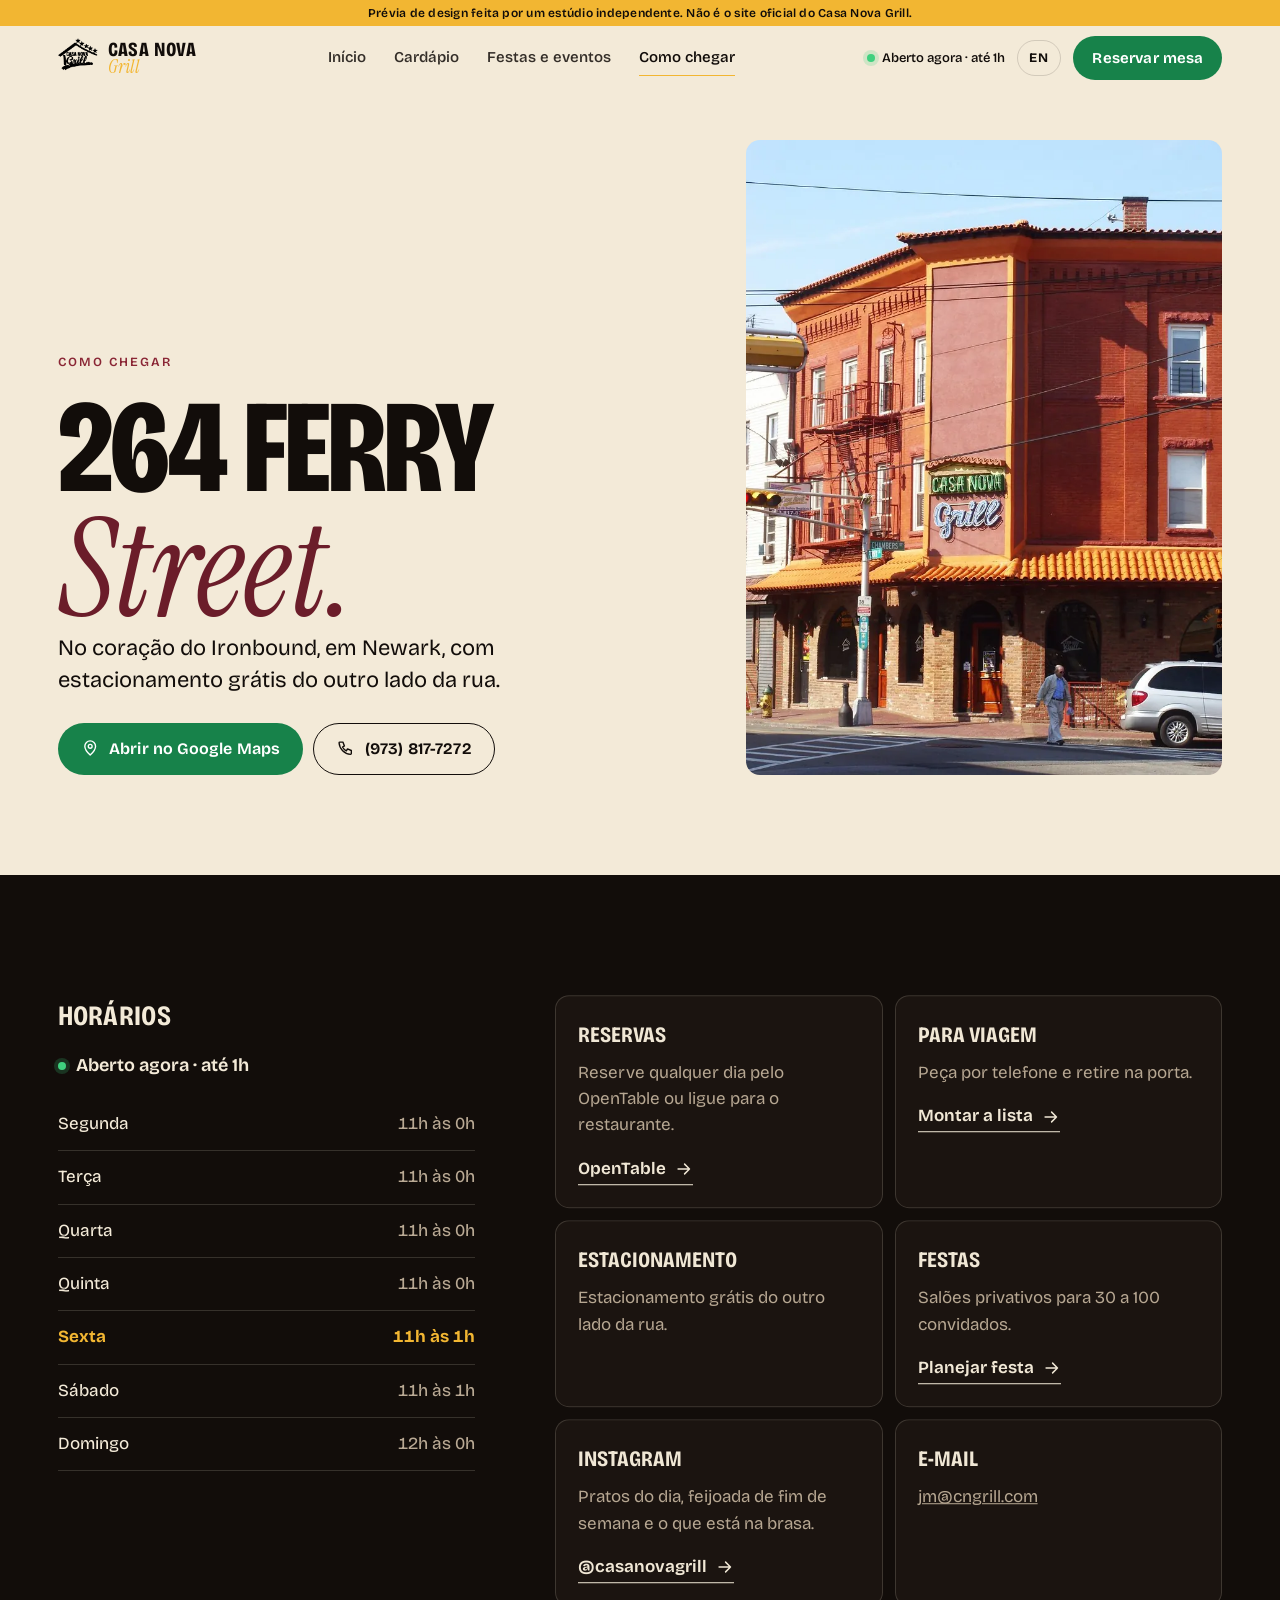
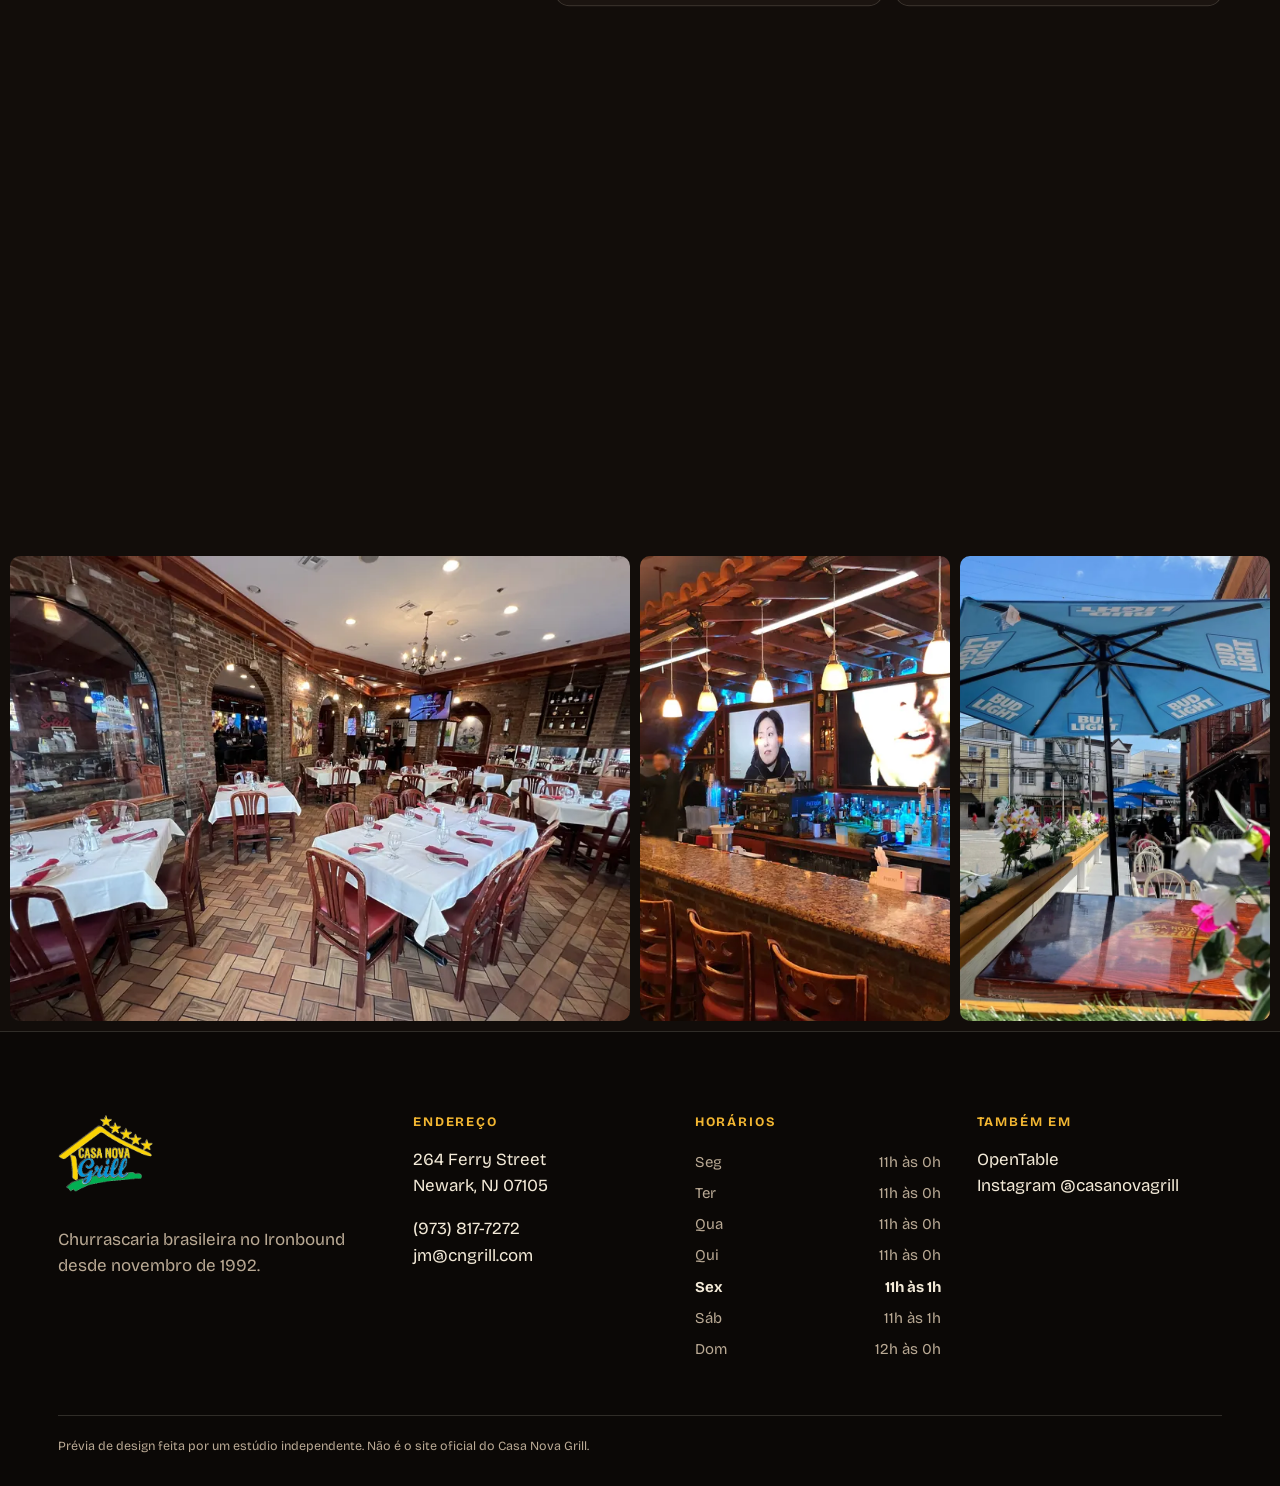
<file: pt/visit.html>
<!doctype html>
<html lang="pt-BR">
<head>
<meta charset="utf-8">
<meta name="viewport" content="width=device-width, initial-scale=1, viewport-fit=cover">
<meta name="robots" content="noindex, nofollow">
<title>Como chegar | Horários, estacionamento e rota | Casa Nova Grill</title>
<meta name="description" content="Rodízio brasileiro à vontade todos os dias na 264 Ferry Street, no Ironbound de Newark, desde 1992. Reserve pelo OpenTable, peça por telefone, reserve o salão de festas.">
<meta name="theme-color" content="#120d0a">
<link rel="alternate" hreflang="en" href="../visit.html">
<link rel="preload" href="../fonts/bricolage.woff2" as="font" type="font/woff2" crossorigin>
<link rel="stylesheet" href="../css/styles.css">
<link rel="icon" href="../img/logo-color.webp">
<script type="application/ld+json">{"@context":"https://schema.org","@type":"Restaurant","name":"Casa Nova Grill","servesCuisine":["Brazilian","Brazilian steakhouse","Rodízio","Seafood"],"address":{"@type":"PostalAddress","streetAddress":"264 Ferry St","addressLocality":"Newark","addressRegion":"NJ","postalCode":"07105","addressCountry":"US"},"telephone":"+1-973-817-7272","email":"jm@cngrill.com","foundingDate":"1992-11","acceptsReservations":"https://www.opentable.com/r/casa-nova-grill-brazilian-rodizio-reservations-newark?restref=1284154&lang=en-US&ot_source=Restaurant%20website","sameAs":["https://www.instagram.com/casanovagrill/"],"openingHoursSpecification":[{"@type":"OpeningHoursSpecification","dayOfWeek":"Sunday","opens":"12:00","closes":"00:00"},{"@type":"OpeningHoursSpecification","dayOfWeek":"Monday","opens":"11:00","closes":"00:00"},{"@type":"OpeningHoursSpecification","dayOfWeek":"Tuesday","opens":"11:00","closes":"00:00"},{"@type":"OpeningHoursSpecification","dayOfWeek":"Wednesday","opens":"11:00","closes":"00:00"},{"@type":"OpeningHoursSpecification","dayOfWeek":"Thursday","opens":"11:00","closes":"00:00"},{"@type":"OpeningHoursSpecification","dayOfWeek":"Friday","opens":"11:00","closes":"01:00"},{"@type":"OpeningHoursSpecification","dayOfWeek":"Saturday","opens":"11:00","closes":"01:00"}]}</script>
</head>
<body class="page-visit" data-lang="pt">
<a class="skip" href="#main">Pular para o conteúdo</a>
<div class="preview-tag" role="note"><span>Prévia, não é o site oficial</span><span class="preview-tag__full">Prévia de design feita por um estúdio independente. Não é o site oficial do Casa Nova Grill.</span></div>
<header class="hdr" data-hdr>
  <a class="hdr__logo" href="index.html" aria-label="Casa Nova Grill, Início"><img src="../img/logo-white.webp" alt="" width="54" height="57"><span>Casa Nova<em>Grill</em></span></a>
  <nav class="hdr__nav" aria-label="Main"><a href="index.html">Início</a><a href="menu.html">Cardápio</a><a href="events.html">Festas e eventos</a><a href="visit.html" aria-current="page">Como chegar</a></nav>
  <div class="hdr__end">
    <span class="status" data-status aria-live="polite"></span>
    <a class="lang" href="../visit.html" hreflang="en" lang="en" title="English">EN</a>
    <a class="btn btn--green hdr__cta" href="https://www.opentable.com/r/casa-nova-grill-brazilian-rodizio-reservations-newark?restref=1284154&lang=pt-BR&ot_source=Restaurant%20website" target="_blank" rel="noopener">Reservar mesa</a>
    <button class="hdr__burger" type="button" aria-expanded="false" aria-controls="drawer" data-burger><span></span><span></span><span class="sr">Menu</span></button>
  </div>
</header>
<div class="drawer" id="drawer" hidden data-drawer>
  <nav aria-label="Mobile"><a href="index.html">Início</a><a href="menu.html">Cardápio</a><a href="events.html">Festas e eventos</a><a href="visit.html" aria-current="page">Como chegar</a></nav>
  <p class="drawer__meta">264 Ferry Street, Newark, NJ<br><a href="tel:+19738177272">(973) 817-7272</a></p>
</div>
<main id="main">

<section class="vhero" aria-labelledby="v-title">
  <div class="vhero__text">
    <p class="eyebrow eyebrow--dark">Como chegar</p>
    <h1 id="v-title" class="h1">264 Ferry <em>Street.</em></h1>
    <p class="lede">No coração do Ironbound, em Newark, com estacionamento grátis do outro lado da rua.</p>
    <div class="vhero__actions">
      <a class="btn btn--green" href="https://www.google.com/maps/search/?api=1&query=Casa+Nova+Grill+264+Ferry+St+Newark+NJ+07105" target="_blank" rel="noopener"><svg viewBox="0 0 24 24" aria-hidden="true"><path d="M12 21s-7-6.2-7-11.5a7 7 0 0 1 14 0C19 14.8 12 21 12 21z"/><circle cx="12" cy="9.5" r="2.5"/></svg>Abrir no Google Maps</a>
      <a class="btn btn--ghost-dark" href="tel:+19738177272"><svg viewBox="0 0 24 24" aria-hidden="true"><path d="M5 4h4l2 5-2.5 1.5a11 11 0 0 0 5 5L15 13l5 2v4a1 1 0 0 1-1 1A16 16 0 0 1 4 5a1 1 0 0 1 1-1z"/></svg>(973) 817-7272</a>
    </div>
  </div>
  <figure class="vhero__img"><img src="../img/facade-800.webp" alt="Prédio do Casa Nova Grill na esquina" fetchpriority="high" decoding="async"></figure>
</section>

<section class="vinfo">
  <div class="vinfo__hours">
    <h2 class="h3">Horários</h2>
    <p class="vinfo__status" data-status-big></p>
    <table class="hours"><tbody><tr data-day="1"><th scope="row">Segunda</th><td>11h às 0h</td></tr><tr data-day="2"><th scope="row">Terça</th><td>11h às 0h</td></tr><tr data-day="3"><th scope="row">Quarta</th><td>11h às 0h</td></tr><tr data-day="4"><th scope="row">Quinta</th><td>11h às 0h</td></tr><tr data-day="5"><th scope="row">Sexta</th><td>11h às 1h</td></tr><tr data-day="6"><th scope="row">Sábado</th><td>11h às 1h</td></tr><tr data-day="0"><th scope="row">Domingo</th><td>12h às 0h</td></tr></tbody></table>
  </div>
  <div class="vinfo__cards">
    <article class="vcard"><h3>Reservas</h3><p>Reserve qualquer dia pelo OpenTable ou ligue para o restaurante.</p><a class="link" href="https://www.opentable.com/r/casa-nova-grill-brazilian-rodizio-reservations-newark?restref=1284154&lang=pt-BR&ot_source=Restaurant%20website" target="_blank" rel="noopener">OpenTable <svg viewBox="0 0 24 24" aria-hidden="true"><path d="M5 12h14M13 6l6 6-6 6"/></svg></a></article>
    <article class="vcard"><h3>Para viagem</h3><p>Peça por telefone e retire na porta.</p><a class="link" href="menu.html#alacarte">Montar a lista <svg viewBox="0 0 24 24" aria-hidden="true"><path d="M5 12h14M13 6l6 6-6 6"/></svg></a></article>
    <article class="vcard"><h3>Estacionamento</h3><p>Estacionamento grátis do outro lado da rua.</p></article>
    <article class="vcard"><h3>Festas</h3><p>Salões privativos para 30 a 100 convidados.</p><a class="link" href="events.html">Planejar festa <svg viewBox="0 0 24 24" aria-hidden="true"><path d="M5 12h14M13 6l6 6-6 6"/></svg></a></article>
    <article class="vcard"><h3>Instagram</h3><p>Pratos do dia, feijoada de fim de semana e o que está na brasa.</p><a class="link" href="https://www.instagram.com/casanovagrill/" target="_blank" rel="noopener">@casanovagrill <svg viewBox="0 0 24 24" aria-hidden="true"><path d="M5 12h14M13 6l6 6-6 6"/></svg></a></article>
    <article class="vcard"><h3>E-mail</h3><p><a href="mailto:jm@cngrill.com">jm@cngrill.com</a></p></article>
  </div>
</section>

<section class="vmap" aria-label="Mapa">
  <iframe title="Mapa do Casa Nova Grill" src="https://www.google.com/maps?q=Casa+Nova+Grill,+264+Ferry+St,+Newark,+NJ+07105&output=embed" loading="lazy" referrerpolicy="no-referrer-when-downgrade"></iframe>
</section>

<section class="inside" aria-label="Por dentro do Casa Nova Grill">
  <figure class="inside__a"><img src="../img/dining-room-800.webp" srcset="../img/dining-room-800.webp 800w, ../img/dining-room-1600.webp 1600w" sizes="(min-width: 900px) 50vw, 100vw" alt="Salão principal com arcos de tijolo" loading="lazy" decoding="async"></figure>
  <figure class="inside__b"><img src="../img/bar-800.webp" srcset="../img/bar-800.webp 800w, ../img/bar-1600.webp 1600w" sizes="(min-width: 900px) 25vw, 50vw" alt="O bar" loading="lazy" decoding="async"></figure>
  <figure class="inside__c"><img src="../img/patio-800.webp" alt="Mesas na calçada com guarda-sóis" loading="lazy" decoding="async"></figure>
</section>

</main>
<footer class="ftr">
  <div class="ftr__grid">
    <div class="ftr__brand"><img src="../img/logo-color.webp" alt="Casa Nova Grill" width="110" height="115" loading="lazy"><p>Churrascaria brasileira no Ironbound desde novembro de 1992.</p></div>
    <div><h2>Endereço</h2><p><a href="https://www.google.com/maps/search/?api=1&query=Casa+Nova+Grill+264+Ferry+St+Newark+NJ+07105" target="_blank" rel="noopener">264 Ferry Street<br>Newark, NJ 07105</a></p><p><a href="tel:+19738177272">(973) 817-7272</a><br><a href="mailto:jm@cngrill.com">jm@cngrill.com</a></p></div>
    <div><h2>Horários</h2><ul class="ftr__hours"><li data-day="1"><span>Seg</span><span>11h às 0h</span></li><li data-day="2"><span>Ter</span><span>11h às 0h</span></li><li data-day="3"><span>Qua</span><span>11h às 0h</span></li><li data-day="4"><span>Qui</span><span>11h às 0h</span></li><li data-day="5"><span>Sex</span><span>11h às 1h</span></li><li data-day="6"><span>Sáb</span><span>11h às 1h</span></li><li data-day="0"><span>Dom</span><span>12h às 0h</span></li></ul></div>
    <div><h2>Também em</h2><p><a href="https://www.opentable.com/r/casa-nova-grill-brazilian-rodizio-reservations-newark?restref=1284154&lang=pt-BR&ot_source=Restaurant%20website" target="_blank" rel="noopener">OpenTable</a><br><a href="https://www.instagram.com/casanovagrill/" target="_blank" rel="noopener">Instagram @casanovagrill</a></p></div>
  </div>
  <p class="ftr__note">Prévia de design feita por um estúdio independente. Não é o site oficial do Casa Nova Grill.</p>
</footer>
<nav class="dock" aria-label="Ações rápidas">
  <a class="dock__main" href="https://www.opentable.com/r/casa-nova-grill-brazilian-rodizio-reservations-newark?restref=1284154&lang=pt-BR&ot_source=Restaurant%20website" target="_blank" rel="noopener"><svg viewBox="0 0 24 24" aria-hidden="true"><rect x="3.5" y="5" width="17" height="15" rx="2"/><path d="M3.5 10h17M8 3v4M16 3v4"/></svg><span>Reservar</span></a>
  <a href="tel:+19738177272"><svg viewBox="0 0 24 24" aria-hidden="true"><path d="M5 4h4l2 5-2.5 1.5a11 11 0 0 0 5 5L15 13l5 2v4a1 1 0 0 1-1 1A16 16 0 0 1 4 5a1 1 0 0 1 1-1z"/></svg><span>Ligar</span></a>
  <a href="https://www.google.com/maps/search/?api=1&query=Casa+Nova+Grill+264+Ferry+St+Newark+NJ+07105" target="_blank" rel="noopener"><svg viewBox="0 0 24 24" aria-hidden="true"><path d="M12 21s-7-6.2-7-11.5a7 7 0 0 1 14 0C19 14.8 12 21 12 21z"/><circle cx="12" cy="9.5" r="2.5"/></svg><span>Rota</span></a>
</nav>
<script>window.CN={"hours":[[12,24],[11,24],[11,24],[11,24],[11,24],[11,25],[11,25]],"lang":"pt","status":{"open":"Aberto agora","closes":"até","closed":"Fechado agora","opens":"abre","today":"hoje","tomorrow":"amanhã"},"days":["Domingo","Segunda","Terça","Quarta","Quinta","Sexta","Sábado"]};</script>
<script src="../vendor/gsap.min.js" defer></script>
<script src="../vendor/ScrollTrigger.min.js" defer></script>
<script src="../vendor/lenis.min.js" defer></script>
<script src="../js/app.js" defer></script>
</body>
</html>
</file>
<file: css/styles.css>
@font-face { font-family: 'Bricolage'; src: url(../fonts/bricolage.woff2) format('woff2'); font-weight: 200 800; font-stretch: 75% 100%; font-display: swap; }
@font-face { font-family: 'Instrument Serif'; src: url(../fonts/instrument-serif.woff2) format('woff2'); font-style: normal; font-display: swap; }
@font-face { font-family: 'Instrument Serif'; src: url(../fonts/instrument-serif-italic.woff2) format('woff2'); font-style: italic; font-display: swap; }

:root {
  --ink: #120d0a;
  --ink-2: #1c1511;
  --ink-3: #2a201a;
  --paper: #f3ead8;
  --paper-2: #e9dcc3;
  --cream: #fff8ea;
  --wine: #6b1d2a;
  --wine-2: #8a2635;
  --green: #17824a;
  --green-2: #0f6b3b;
  --red: #c4362c;
  --gold: #f2b632;
  --ember: #ef7a2e;
  --muted: #b9a994;
  --muted-dark: #6b5a4a;
  --line: rgba(243, 234, 216, .16);
  --line-dark: rgba(18, 13, 10, .14);
  --display: 'Bricolage', 'Arial Narrow', system-ui, sans-serif;
  --serif: 'Instrument Serif', Georgia, serif;
  --gut: clamp(16px, 4.5vw, 64px);
  --tagh: 26px;
  --hdrh: 64px;
  --dockh: 0px;
  --r: 14px;
}

*, *::before, *::after { box-sizing: border-box; }
[hidden] { display: none !important; }
html { overflow-x: clip; -webkit-text-size-adjust: 100%; scroll-padding-top: 90px; }
body { margin: 0; overflow-x: clip; background: var(--ink); color: var(--paper); font: 400 17px/1.55 var(--display); font-stretch: 100%; padding-bottom: var(--dockh); -webkit-font-smoothing: antialiased; }
img, video, iframe { display: block; max-width: 100%; }
figure { margin: 0; }
a { color: inherit; }
button { font: inherit; color: inherit; }
h1, h2, h3 { margin: 0; font-weight: 700; }
p { margin: 0 0 1em; }
.sr { position: absolute; width: 1px; height: 1px; overflow: hidden; clip: rect(0 0 0 0); white-space: nowrap; }
.skip { position: absolute; left: -999px; top: 0; z-index: 100; background: var(--gold); color: var(--ink); padding: 10px 16px; }
.skip:focus { left: 8px; top: 8px; }
:focus-visible { outline: 3px solid var(--gold); outline-offset: 3px; }
svg { width: 1.15em; height: 1.15em; fill: none; stroke: currentColor; stroke-width: 1.8; stroke-linecap: round; stroke-linejoin: round; flex: none; }

em { font-family: var(--serif); font-style: italic; font-weight: 400; letter-spacing: 0; }
.eyebrow { font-size: 12.5px; font-weight: 600; letter-spacing: .16em; text-transform: uppercase; color: var(--gold); margin-bottom: 18px; }
.eyebrow--dark { color: var(--wine-2); }
.h1 { font-size: clamp(46px, 11vw, 132px); line-height: .9; font-stretch: 78%; font-weight: 750; letter-spacing: -.02em; text-transform: uppercase; }
.h1 em, .h2 em { text-transform: none; font-size: 1.04em; letter-spacing: -.01em; }
.h2 { font-size: clamp(36px, 8.4vw, 92px); line-height: .94; font-stretch: 78%; font-weight: 720; letter-spacing: -.015em; text-transform: uppercase; margin-bottom: 22px; }
.h3 { font-size: 28px; font-stretch: 80%; text-transform: uppercase; letter-spacing: .01em; margin-bottom: 14px; }
.lede { font-size: clamp(18px, 2.2vw, 22px); line-height: 1.45; max-width: 36ch; }

/* buttons */
.btn { display: inline-flex; align-items: center; justify-content: center; gap: 10px; min-height: 52px; padding: 12px 22px; border-radius: 999px; border: 1.5px solid transparent; text-decoration: none; font-weight: 650; font-size: 16px; letter-spacing: .01em; cursor: pointer; transition: transform .2s, background .2s, color .2s, border-color .2s; line-height: 1.1; }
.btn:hover { transform: translateY(-2px); }
.btn small { display: block; font-weight: 450; font-size: 12.5px; opacity: .8; }
.btn--lg { min-height: 64px; padding: 12px 26px; flex-wrap: wrap; text-align: left; }
.btn--lg small { width: 100%; padding-left: calc(1.15em + 10px); margin-top: -6px; }
.btn--green { background: var(--green); color: #fff; }
.btn--green:hover { background: var(--green-2); }
.btn--ghost { border-color: rgba(255, 248, 234, .55); color: var(--cream); background: rgba(18, 13, 10, .25); backdrop-filter: blur(6px); }
.btn--ghost:hover { background: var(--cream); color: var(--ink); }
.btn--ghost-dark { border-color: var(--ink); color: var(--ink); background: transparent; }
.btn--ghost-dark:hover { background: var(--ink); color: var(--paper); }
.btn--paper { background: var(--paper); color: var(--ink); }
.btn--wine { background: var(--wine); color: var(--cream); }
.btn--wine:hover { background: var(--wine-2); }
.link { display: inline-flex; gap: 8px; align-items: center; font-weight: 650; text-decoration: none; border-bottom: 1.5px solid currentColor; padding-bottom: 2px; }
.link svg { transition: transform .2s; }
.link:hover svg { transform: translateX(4px); }
.link--light { color: var(--paper); }

/* preview tag */
.preview-tag { position: relative; z-index: 60; height: var(--tagh); display: flex; align-items: center; justify-content: center; background: var(--gold); color: var(--ink); font-size: 12px; font-weight: 600; letter-spacing: .02em; padding: 0 12px; text-align: center; }
.preview-tag__full { display: none; }
@media (min-width: 760px) { .preview-tag span:first-child { display: none; } .preview-tag__full { display: inline; } }

/* header */
.hdr { position: fixed; z-index: 50; top: var(--tagh); left: 0; right: 0; height: var(--hdrh); display: flex; align-items: center; justify-content: space-between; gap: 16px; padding: 0 var(--gut); transition: background .3s, top .3s, box-shadow .3s; }
.hdr.is-menu { background: var(--ink); color: var(--paper) !important; }
.hdr.is-menu .hdr__logo img { filter: none !important; }
.hdr.is-solid { top: 0; background: rgba(18, 13, 10, .94); backdrop-filter: blur(10px); box-shadow: 0 1px 0 var(--line); }
.hdr__logo { display: flex; align-items: center; gap: 10px; text-decoration: none; }
.hdr__logo img { width: 40px; height: auto; }
.hdr__logo span { font-stretch: 75%; font-weight: 750; font-size: 20px; text-transform: uppercase; letter-spacing: .02em; line-height: .9; display: flex; flex-direction: column; }
.hdr__logo em { font-size: 19px; text-transform: none; color: var(--gold); }
.hdr__nav { display: none; gap: 28px; }
.hdr__nav a { text-decoration: none; font-weight: 550; font-size: 15px; opacity: .85; padding: 6px 0; border-bottom: 1.5px solid transparent; }
.hdr__nav a:hover, .hdr__nav a[aria-current] { opacity: 1; border-color: var(--gold); }
.hdr__end { display: flex; align-items: center; gap: 12px; }
.hdr__cta { display: none; min-height: 44px; padding: 8px 18px; font-size: 15px; }
.lang { text-decoration: none; font-weight: 700; font-size: 13px; letter-spacing: .08em; border: 1.5px solid var(--line); border-radius: 999px; padding: 7px 11px; }
.lang:hover { border-color: var(--paper); }
.status { display: none; font-size: 13px; font-weight: 550; align-items: center; gap: 7px; white-space: nowrap; }
.status::before { content: ''; width: 8px; height: 8px; border-radius: 50%; background: var(--muted); }
.status.is-open::before { background: #3fd07e; box-shadow: 0 0 0 4px rgba(63, 208, 126, .2); }
.hdr__burger { width: 44px; height: 44px; border: 1.5px solid var(--line); background: transparent; border-radius: 50%; display: grid; place-content: center; gap: 5px; cursor: pointer; }
.hdr__burger span:not(.sr) { display: block; width: 18px; height: 1.5px; background: currentColor; transition: transform .25s; }
.hdr__burger[aria-expanded="true"] span:nth-child(1) { transform: translateY(3.25px) rotate(45deg); }
.hdr__burger[aria-expanded="true"] span:nth-child(2) { transform: translateY(-3.25px) rotate(-45deg); }
.drawer { position: fixed; z-index: 45; inset: 0; background: var(--ink); padding: calc(var(--hdrh) + 40px) var(--gut) 120px; display: flex; flex-direction: column; justify-content: space-between; }
.drawer nav { display: flex; flex-direction: column; gap: 6px; }
.drawer nav a { font-size: 44px; font-stretch: 76%; font-weight: 720; text-transform: uppercase; text-decoration: none; line-height: 1.1; }
.drawer nav a[aria-current] { color: var(--gold); }
.drawer__meta { color: var(--muted); }
@media (min-width: 1000px) {
  .hdr__nav { display: flex; }
  .hdr__burger { display: none; }
  .hdr__cta { display: inline-flex; }
  .status { display: inline-flex; }
}

/* dock (mobile actions) */
.dock { position: fixed; z-index: 40; left: 10px; right: 10px; bottom: calc(10px + env(safe-area-inset-bottom)); display: grid; grid-template-columns: 1.5fr 1fr 1fr; gap: 6px; padding: 6px; background: rgba(18, 13, 10, .92); backdrop-filter: blur(12px); border: 1px solid var(--line); border-radius: 20px; box-shadow: 0 12px 40px rgba(0, 0, 0, .45); }
.dock a { display: flex; flex-direction: column; align-items: center; justify-content: center; gap: 3px; min-height: 54px; border-radius: 14px; text-decoration: none; font-size: 13px; font-weight: 600; color: var(--paper); }
.dock a svg { width: 21px; height: 21px; }
.dock .dock__main { background: var(--green); color: #fff; flex-direction: row; gap: 9px; font-size: 16px; }
@media (max-width: 999px) { :root { --dockh: 86px; } }
@media (min-width: 1000px) { .dock { display: none; } }

/* ---------- HOME: hero ---------- */
.hero { position: relative; min-height: calc(100svh - var(--tagh)); display: flex; align-items: flex-end; padding: calc(var(--hdrh) + 30px) var(--gut) calc(var(--dockh) + 14px); overflow: hidden; isolation: isolate; }
.hero__media { position: absolute; inset: 0; z-index: -1; background: #2a1408 url(../img/fire-poster-800.webp) center/cover; }
.hero__video { width: 100%; height: 100%; object-fit: cover; }
.hero__media::after { content: ''; position: absolute; inset: 0; background: linear-gradient(180deg, rgba(18, 13, 10, .55) 0%, rgba(18, 13, 10, .15) 30%, rgba(18, 13, 10, .55) 62%, rgba(18, 13, 10, .95) 100%); }
.hero__inner { width: 100%; max-width: 1240px; }
.hero__title { font-size: clamp(54px, 15.5vw, 176px); line-height: .84; font-stretch: 75%; font-weight: 780; text-transform: uppercase; letter-spacing: -.025em; margin-bottom: 18px; text-wrap: balance; }
.hero__title em { color: var(--gold); text-transform: none; font-size: 1.02em; }
.hero__lede { font-size: clamp(17px, 2vw, 21px); max-width: 40ch; color: #f6ecdc; margin-bottom: 22px; }
.hero__actions { display: grid; gap: 10px; margin-bottom: 26px; }
.hero__facts { list-style: none; margin: 0; padding: 18px 0 0; display: grid; grid-template-columns: repeat(3, 1fr); gap: 12px; border-top: 1px solid var(--line); }
.hero__facts strong { display: block; font-size: 14.5px; font-weight: 700; line-height: 1.2; }
.hero__facts span { display: block; font-size: 12.5px; color: var(--muted); line-height: 1.3; margin-top: 3px; }
@media (min-width: 640px) { .hero__actions { display: flex; flex-wrap: wrap; } }
@media (min-width: 1000px) {
  .hero { padding-bottom: 54px; }
  .hero__facts { max-width: 760px; gap: 30px; }
  .hero__facts strong { font-size: 17px; }
  .hero__facts span { font-size: 14px; }
}

/* ---------- HOME: the card ---------- */
.card-sec { background: var(--paper); color: var(--ink); padding: 90px 0 70px; overflow: hidden; }
.card-sec__head { padding: 0 var(--gut); max-width: 1100px; }
.card-sec__head .h2 em:first-of-type { color: var(--green); }
.card-sec__head .h2 em:last-of-type { color: var(--red); }
.card-sec__stage { display: flex; flex-direction: column; align-items: center; padding: 30px var(--gut) 10px; }
.signal { position: relative; width: min(300px, 76vw); aspect-ratio: 1 / 1; border: 0; padding: 0; background: none; cursor: pointer; perspective: 1000px; -webkit-tap-highlight-color: transparent; }
.signal__face { position: absolute; inset: 0; border-radius: 50%; display: flex; flex-direction: column; align-items: center; justify-content: center; gap: 6px; backface-visibility: hidden; transition: transform .7s cubic-bezier(.3, 1.4, .5, 1); box-shadow: 0 30px 60px -20px rgba(18, 13, 10, .45), inset 0 0 0 10px rgba(255, 255, 255, .14), inset 0 0 0 12px rgba(0, 0, 0, .08); color: #fff; text-align: center; }
.signal__face b { font-family: var(--serif); font-style: italic; font-weight: 400; font-size: clamp(36px, 10vw, 50px); line-height: .95; }
.signal__face i { font-style: normal; font-size: 13px; font-weight: 650; letter-spacing: .14em; text-transform: uppercase; opacity: .85; }
.signal__face--green { background: radial-gradient(circle at 35% 30%, #23a560, var(--green) 60%, #0d5a32); }
.signal__face--red { background: radial-gradient(circle at 35% 30%, #e0544a, var(--red) 60%, #8d211a); transform: rotateY(180deg); }
.signal[aria-pressed="false"] .signal__face--green { transform: rotateY(-180deg); }
.signal[aria-pressed="false"] .signal__face--red { transform: rotateY(0); }
.signal__hint { margin: 18px 0 4px; font-size: 14px; color: var(--muted-dark); }
.counter { font-size: 15px; font-weight: 600; margin: 0; }
.counter span { font-family: var(--serif); font-style: italic; font-weight: 400; font-size: 28px; color: var(--wine); font-variant-numeric: tabular-nums; }
.parade { margin-top: 34px; padding: 10px 0 20px; mask-image: linear-gradient(90deg, transparent, #000 8%, #000 92%, transparent); -webkit-mask-image: linear-gradient(90deg, transparent, #000 8%, #000 92%, transparent); }
.parade__track { list-style: none; margin: 0; padding: 0; display: flex; width: max-content; animation: parade 70s linear infinite; }
.parade.is-red .parade__track { animation-play-state: paused; }
.parade.is-red { filter: saturate(.25); opacity: .55; transition: filter .6s, opacity .6s; }
.parade { transition: filter .6s, opacity .6s; }
@keyframes parade { to { transform: translateX(-50%); } }
.skewer { position: relative; width: 170px; flex: none; padding: 0 14px; display: flex; flex-direction: column; align-items: center; text-align: center; }
.skewer::before { content: ''; width: 132px; height: 230px; margin-bottom: 14px; background:
  linear-gradient(90deg, transparent calc(50% - 2px), #8e8a84 calc(50% - 2px), #d8d4cc 50%, #8e8a84 calc(50% + 2px), transparent calc(50% + 2px)) center / 100% 100% no-repeat,
  radial-gradient(ellipse 48% 13% at 50% 22%, hsl(calc(14 + var(--i) * 3) 62% 30%) 60%, transparent 62%),
  radial-gradient(ellipse 50% 13% at 50% 40%, hsl(calc(18 + var(--i) * 2) 58% 34%) 60%, transparent 62%),
  radial-gradient(ellipse 47% 13% at 50% 58%, hsl(calc(12 + var(--i) * 3) 64% 28%) 60%, transparent 62%),
  radial-gradient(ellipse 45% 12% at 50% 75%, hsl(calc(22 + var(--i) * 2) 55% 36%) 60%, transparent 62%);
  border-radius: 8px; filter: drop-shadow(0 10px 10px rgba(18, 13, 10, .25)); }
.skewer::after { content: ''; position: absolute; top: 0; left: 50%; width: 22px; height: 10px; margin-left: -11px; border-radius: 4px; background: #5a3a24; }
.skewer__no { font-size: 12px; font-weight: 700; letter-spacing: .14em; color: var(--muted-dark); }
.skewer__pt { font-family: var(--serif); font-style: italic; font-size: 26px; line-height: 1.05; margin: 2px 0 4px; }
.skewer__en { font-size: 13px; line-height: 1.3; color: var(--muted-dark); max-width: 15ch; }
.card-sec__foot { padding: 0 var(--gut); margin: 20px 0 0; display: flex; flex-wrap: wrap; gap: 10px 18px; align-items: center; font-size: 15px; color: var(--muted-dark); }
.card-sec__foot .link { color: var(--ink); }
@media (min-width: 1000px) {
  .card-sec { padding: 130px 0 90px; }
  .card-sec__inner { display: grid; }
  .card-sec__head { display: grid; grid-template-columns: 1.3fr 1fr; gap: 40px; align-items: end; max-width: none; }
  .card-sec__head .eyebrow { grid-column: 1 / -1; margin-bottom: 0; }
  .card-sec__head .h2 { margin: 0; }
  .card-sec__head .lede { margin: 0; }
}

/* ---------- HOME: since ---------- */
.since { background: var(--paper); color: var(--ink); padding: 40px var(--gut) 100px; display: grid; gap: 28px; position: relative; border-top: 1px solid var(--line-dark); }
.since__num { font-stretch: 75%; font-weight: 800; font-size: clamp(190px, 62vw, 560px); line-height: .78; letter-spacing: -.05em; color: var(--wine); font-variant-numeric: tabular-nums; margin-top: 20px; }
.since__text { max-width: 560px; }
.since__text .h2 em { color: var(--wine); }
.since__photo img { width: 100%; height: 100%; object-fit: cover; border-radius: var(--r); }
.since__photo figcaption { font-size: 13px; color: var(--muted-dark); margin-top: 8px; letter-spacing: .06em; text-transform: uppercase; font-weight: 600; }
.since__photo--a { width: 70%; justify-self: end; aspect-ratio: 3 / 4; }
.since__photo--a img { aspect-ratio: 3 / 4; }
.since__photo--b img { aspect-ratio: 4 / 3; }
@media (min-width: 1000px) {
  .since { grid-template-columns: 1.15fr 1fr 0.8fr; grid-template-rows: auto auto; align-items: start; gap: 40px 50px; padding: 60px var(--gut) 140px; }
  .since__num { grid-column: 1; grid-row: 1 / span 2; margin-top: 0; }
  .since__text { grid-column: 2 / span 2; grid-row: 1; padding-top: 40px; }
  .since__photo--a { grid-column: 3; grid-row: 2; width: 100%; }
  .since__photo--b { grid-column: 2; grid-row: 2; margin-top: 60px; }
}

/* ---------- HOME: week ---------- */
.week { padding: 100px var(--gut); background: var(--ink); }
.week__head { max-width: 900px; margin-bottom: 36px; }
.week__head .h2 em { color: var(--gold); }
.week__days { list-style: none; margin: 0; padding: 0; display: grid; gap: 8px; }
.day { position: relative; display: grid; grid-template-columns: 1fr auto; grid-template-areas: 'name hrs' 'rod rod' 'extra extra'; gap: 2px 12px; padding: 16px 18px; border: 1px solid var(--line); border-radius: var(--r); background: var(--ink-2); }
.day__name { grid-area: name; font-weight: 700; font-size: 18px; }
.day__hrs { grid-area: hrs; color: var(--muted); font-size: 14px; font-variant-numeric: tabular-nums; align-self: center; }
.day__rod { grid-area: rod; font-family: var(--serif); font-style: italic; font-size: 22px; color: var(--gold); line-height: 1.1; }
.day__extra { grid-area: extra; font-size: 14px; color: var(--paper); margin-top: 4px; }
.day.is-today { border-color: var(--green); background: linear-gradient(160deg, rgba(23, 130, 74, .32), var(--ink-2) 70%); }
.day.is-today::after { content: attr(data-today); position: absolute; top: -10px; right: 14px; background: var(--green); color: #fff; font-size: 11px; font-weight: 700; letter-spacing: .12em; text-transform: uppercase; padding: 3px 9px; border-radius: 999px; }
.week__note { margin-top: 22px; font-size: 14px; color: var(--muted); }
@media (min-width: 1000px) {
  .week { padding: 140px var(--gut); }
  .week__days { grid-template-columns: repeat(7, 1fr); }
  .day { grid-template-columns: 1fr; grid-template-areas: 'name' 'hrs' 'rod' 'extra'; min-height: 260px; align-content: start; padding: 20px 16px; gap: 6px; }
  .day__rod { margin-top: auto; padding-top: 50px; font-size: 30px; }
  .day__hrs { align-self: start; }
}

/* ---------- HOME: fire ---------- */
.fire { position: relative; display: grid; gap: 30px; padding: 0 0 110px; background: var(--ink); }
.fire__img img { width: 100%; aspect-ratio: 4 / 3; object-fit: cover; }
.fire__text { padding: 0 var(--gut); max-width: 640px; }
.fire__text .h2 em { color: var(--ember); }
.fire__actions { display: flex; flex-wrap: wrap; gap: 16px 24px; align-items: center; margin-top: 24px; }
.fire__thumb { display: none; }
@media (min-width: 1000px) {
  .fire { grid-template-columns: 1.15fr 1fr; align-items: center; padding: 40px var(--gut) 160px 0; gap: 70px; }
  .fire__img img { aspect-ratio: 5 / 4; border-radius: 0 var(--r) var(--r) 0; }
  .fire__text { padding: 0; }
  .fire__thumb { display: block; position: absolute; width: 15vw; border-radius: var(--r); overflow: hidden; box-shadow: 0 20px 50px rgba(0, 0, 0, .5); }
  .fire__thumb img { aspect-ratio: 3 / 4; object-fit: cover; width: 100%; }
  .fire__thumb--1 { left: 34%; bottom: 70px; transform: rotate(-4deg); width: 12vw; }
  .fire__thumb--2 { left: 3%; top: -30px; transform: rotate(3deg); width: 10vw; }
}

/* ---------- HOME: party ---------- */
.party { background: var(--paper); color: var(--ink); padding: 100px var(--gut); display: grid; gap: 40px; }
.party__photos { display: grid; grid-template-columns: 1fr 1fr; gap: 12px; }
.party__photos figure:nth-child(2) { margin-top: 50px; }
.party__photos img { width: 100%; aspect-ratio: 3 / 4; object-fit: cover; border-radius: var(--r); }
.party__text .h2 em { color: var(--wine); }
.party__text p { max-width: 46ch; margin-bottom: 26px; }
@media (min-width: 1000px) {
  .party { grid-template-columns: 1fr 1fr; align-items: center; gap: 80px; padding: 150px var(--gut); }
}

/* ---------- HOME: visit strip ---------- */
.visit-strip { display: grid; background: var(--ink-2); }
.visit-strip__map iframe { width: 100%; height: 340px; border: 0; filter: grayscale(.4) contrast(1.05); }
.visit-strip__text { padding: 60px var(--gut) 80px; }
.visit-strip__text .h2 em { color: var(--gold); }
.visit-strip__text p { display: flex; gap: 10px; align-items: center; color: var(--muted); }
.big-addr { font-size: clamp(26px, 4vw, 40px); font-weight: 650; line-height: 1.15; color: var(--paper) !important; }
.big-addr a { text-decoration: none; border-bottom: 2px solid var(--gold); }
.visit-strip__actions { display: flex; flex-wrap: wrap; gap: 10px; margin-top: 26px; }
.visit-strip__actions .btn--ghost { backdrop-filter: none; }
@media (min-width: 1000px) {
  .visit-strip { grid-template-columns: 1.2fr 1fr; }
  .visit-strip__map iframe { height: 100%; min-height: 520px; }
  .visit-strip__text { padding: 90px var(--gut); }
}

/* ---------- MENU ---------- */
.mhero { position: relative; padding: calc(var(--hdrh) + 50px) var(--gut) 40px; min-height: 78svh; display: flex; align-items: flex-end; isolation: isolate; overflow: hidden; }
.mhero__img { position: absolute; inset: 0; z-index: -1; }
.mhero__img img { width: 100%; height: 100%; object-fit: cover; }
.mhero__img::after { content: ''; position: absolute; inset: 0; background: linear-gradient(180deg, rgba(18, 13, 10, .6), rgba(18, 13, 10, .25) 40%, rgba(18, 13, 10, .95)); }
.mhero__inner { width: 100%; }
.mhero .h1 em { color: var(--gold); }
.mhero__switch { display: grid; grid-template-columns: 1fr 1fr; gap: 10px; margin-top: 28px; max-width: 760px; }
.mhero__opt { display: flex; flex-direction: column; gap: 4px; padding: 16px; border-radius: var(--r); border: 1px solid var(--line); background: rgba(18, 13, 10, .55); backdrop-filter: blur(8px); text-decoration: none; transition: border-color .2s, background .2s; }
.mhero__opt:hover { border-color: var(--gold); }
.mhero__opt b { font-family: var(--serif); font-style: italic; font-weight: 400; font-size: 30px; line-height: 1; color: var(--gold); }
.mhero__opt span { font-size: 13.5px; color: var(--muted); line-height: 1.3; }

.rod { background: var(--paper); color: var(--ink); padding: 90px var(--gut); display: grid; gap: 34px; }
.rod__intro p { max-width: 52ch; }
.rod__price { font-weight: 650; color: var(--wine); }
.rod__actions { display: flex; flex-wrap: wrap; gap: 10px; margin-top: 20px; }
.rod__img img { width: 100%; aspect-ratio: 4 / 5; object-fit: cover; border-radius: var(--r); }
.cuts { list-style: none; margin: 0; padding: 0; border-top: 2px solid var(--ink); counter-reset: c; }
.cuts li { display: grid; grid-template-columns: 38px 1fr; gap: 0 12px; padding: 14px 0; border-bottom: 1px solid var(--line-dark); align-items: baseline; }
.cut__no { font-size: 12px; font-weight: 700; color: var(--muted-dark); letter-spacing: .1em; grid-row: span 2; }
.cut__pt { font-family: var(--serif); font-style: italic; font-size: 28px; line-height: 1.05; }
.cut__en { font-size: 14.5px; color: var(--muted-dark); }
@media (min-width: 1000px) {
  .rod { grid-template-columns: 1fr .8fr 1.5fr; gap: 60px; padding: 130px var(--gut); align-items: start; }
  .rod__img { position: sticky; top: 100px; }
  .cuts li { grid-template-columns: 44px 1fr 1fr; }
  .cut__no { grid-row: auto; }
}

.alc { padding: 90px 0 110px; background: var(--ink); }
.alc__head { padding: 0 var(--gut); max-width: 1400px; }
.alc__head > p { max-width: 54ch; color: var(--muted); }
.alc__head b { color: var(--paper); }
.alc__tools { position: sticky; top: var(--hdrh); z-index: 20; background: var(--ink); margin: 20px calc(var(--gut) * -1) 0; padding: 12px var(--gut); border-bottom: 1px solid var(--line); }
.search input { width: 100%; height: 50px; border-radius: 999px; border: 1.5px solid var(--line); background: var(--ink-2); color: var(--paper); padding: 0 20px; font: inherit; font-size: 16px; }
.search input:focus { border-color: var(--gold); outline: none; }
.chips { display: flex; gap: 8px; overflow-x: auto; padding: 12px 0 2px; scrollbar-width: none; }
.chips::-webkit-scrollbar { display: none; }
.chip { flex: none; height: 38px; padding: 0 16px; border-radius: 999px; border: 1.5px solid var(--line); background: transparent; cursor: pointer; font-size: 14px; font-weight: 600; white-space: nowrap; }
.chip.is-on { background: var(--paper); color: var(--ink); border-color: var(--paper); }
.alc__empty { padding: 30px 0; color: var(--muted); }
.alc__body { padding: 0 var(--gut); max-width: 1400px; }
.msec { padding-top: 46px; }
.msec__title { font-size: clamp(30px, 6vw, 54px); font-stretch: 76%; text-transform: uppercase; line-height: 1; display: flex; flex-wrap: wrap; align-items: baseline; gap: 4px 14px; padding-bottom: 12px; border-bottom: 2px solid var(--paper); }
.msec__title span { font-family: var(--serif); font-style: italic; font-weight: 400; text-transform: none; font-size: .55em; color: var(--gold); }
.msec__note { color: var(--muted); font-size: 14.5px; margin: 12px 0 0; }
.msec__list { list-style: none; margin: 0; padding: 0; display: grid; }
.dish { display: flex; gap: 14px; align-items: center; justify-content: space-between; padding: 16px 0; border-bottom: 1px solid var(--line); }
.dish__txt { display: flex; flex-direction: column; }
.dish__name { font-weight: 650; font-size: 17.5px; line-height: 1.25; }
.dish__alt { font-family: var(--serif); font-style: italic; color: var(--gold); font-size: 17px; line-height: 1.2; }
.dish__desc { font-size: 14px; color: var(--muted); line-height: 1.4; margin-top: 4px; max-width: 58ch; }
.dish__add { flex: none; width: 44px; height: 44px; border-radius: 50%; border: 1.5px solid var(--line); background: transparent; cursor: pointer; font-size: 22px; line-height: 1; display: grid; place-items: center; transition: background .2s, border-color .2s, transform .2s; }
.dish__add:hover { border-color: var(--paper); }
.dish__add[aria-pressed="true"] { background: var(--green); border-color: var(--green); color: #fff; }
.dish__add[aria-pressed="true"] span { display: inline-block; transform: rotate(45deg); }
.alc__note { padding: 40px var(--gut) 0; color: var(--muted); font-size: 14px; max-width: 70ch; }
@media (min-width: 1000px) {
  .alc { padding: 130px 0 150px; }
  .msec__list { grid-template-columns: 1fr 1fr; column-gap: 60px; }
}

.sheet { position: fixed; z-index: 42; left: 10px; right: 10px; bottom: calc(var(--dockh) + 4px + env(safe-area-inset-bottom)); max-width: 520px; margin: 0 auto; background: var(--cream); color: var(--ink); border-radius: 20px; box-shadow: 0 20px 60px rgba(0, 0, 0, .55); overflow: hidden; }
.sheet__bar { width: 100%; display: flex; align-items: center; gap: 12px; padding: 14px 18px; background: none; border: 0; cursor: pointer; font-weight: 700; font-size: 16px; text-align: left; }
.sheet__bar span:nth-child(2) { flex: 1; }
.sheet__count { min-width: 30px; height: 30px; border-radius: 999px; background: var(--green); color: #fff; display: grid; place-items: center; font-size: 14px; }
.sheet__chev { transition: transform .25s; }
.sheet__bar[aria-expanded="true"] .sheet__chev { transform: rotate(180deg); }
.sheet__panel { display: none; padding: 0 18px 18px; max-height: 60svh; overflow: auto; }
.sheet.is-open .sheet__panel { display: block; }
.sheet__list { margin: 0 0 14px; padding: 0 0 0 22px; font-size: 16px; }
.sheet__list li { padding: 5px 0; border-bottom: 1px dashed var(--line-dark); }
.sheet__list li span { color: var(--muted-dark); font-size: 13.5px; }
.sheet__list button { width: 34px; height: 34px; border-radius: 50%; border: 1.5px solid var(--line-dark); text-decoration: none; padding: 0; margin-left: 6px; font-size: 18px; line-height: 1; vertical-align: middle; }
.sheet__name { display: grid; gap: 6px; font-size: 14px; font-weight: 600; margin-bottom: 14px; }
.sheet__name input { height: 46px; border-radius: 10px; border: 1.5px solid var(--line-dark); padding: 0 12px; font: inherit; background: #fff; }
.sheet__actions { display: flex; flex-wrap: wrap; gap: 8px; align-items: center; }
.sheet__clear { background: none; border: 0; text-decoration: underline; cursor: pointer; padding: 10px; font-size: 14px; }
.sheet__hint { margin: 10px 0 0; font-size: 13.5px; color: var(--green-2); min-height: 1em; }
@media (min-width: 1000px) { .sheet { left: auto; right: 24px; bottom: 24px; width: 400px; } }

/* ---------- EVENTS ---------- */
.ehero { position: relative; min-height: 80svh; display: flex; align-items: flex-end; padding: calc(var(--hdrh) + 50px) var(--gut) 50px; isolation: isolate; overflow: hidden; }
.ehero__img { position: absolute; inset: 0; z-index: -1; }
.ehero__img img { width: 100%; height: 100%; object-fit: cover; }
.ehero__img::after { content: ''; position: absolute; inset: 0; background: linear-gradient(180deg, rgba(18, 13, 10, .55), rgba(107, 29, 42, .35) 40%, rgba(18, 13, 10, .95)); }
.ehero .h1 em { color: var(--gold); }
.ehero .lede { margin-top: 18px; }
.planner { background: var(--paper); color: var(--ink); padding: 90px var(--gut); display: grid; gap: 40px; }
.planner__intro .h2 em { color: var(--wine); }
.planner__direct { display: flex; flex-direction: column; gap: 10px; font-weight: 650; }
.planner__direct a { display: inline-flex; gap: 10px; align-items: center; text-decoration: none; }
.planner__form { display: grid; gap: 22px; background: var(--cream); padding: 24px 18px; border-radius: 20px; box-shadow: 0 30px 60px -30px rgba(18, 13, 10, .35); }
.planner__form label { display: grid; gap: 8px; font-weight: 650; font-size: 15px; }
.planner__form input[type="text"], .planner__form input[type="date"], .planner__form select, .planner__form textarea { width: 100%; min-height: 50px; border-radius: 12px; border: 1.5px solid var(--line-dark); background: #fff; padding: 10px 14px; font: inherit; font-weight: 400; color: var(--ink); }
.planner__form textarea { resize: vertical; }
fieldset { border: 0; margin: 0; padding: 0; }
legend { font-weight: 650; font-size: 15px; margin-bottom: 10px; }
.occs { display: flex; flex-wrap: wrap; gap: 8px; }
.occ input { position: absolute; opacity: 0; pointer-events: none; }
.occ span { display: inline-flex; align-items: center; min-height: 42px; padding: 0 16px; border-radius: 999px; border: 1.5px solid var(--line-dark); cursor: pointer; font-weight: 550; font-size: 15px; }
.occ input:checked + span { background: var(--wine); border-color: var(--wine); color: var(--cream); }
.occ input:focus-visible + span { outline: 3px solid var(--gold); outline-offset: 2px; }
.guests label { display: flex; justify-content: space-between; align-items: baseline; }
.guests output { font-family: var(--serif); font-style: italic; font-size: 40px; font-weight: 400; color: var(--wine); line-height: 1; }
.guests input[type="range"] { width: 100%; accent-color: var(--wine); height: 30px; }
.guests__fit { font-size: 14.5px; color: var(--muted-dark); margin: 4px 0 0; min-height: 2.6em; }
.row { display: grid; gap: 16px; }
.planner__label { font-size: 13px; font-weight: 700; text-transform: uppercase; letter-spacing: .12em; color: var(--muted-dark); margin-bottom: 8px; }
.planner__preview pre { margin: 0; white-space: pre-wrap; font: 15px/1.5 var(--display); background: var(--paper); border-radius: 12px; padding: 14px 16px; border-left: 3px solid var(--wine); }
.planner__actions { display: flex; flex-wrap: wrap; gap: 10px; }
.planner__fine { font-size: 13px; color: var(--muted-dark); margin: 0; }
@media (min-width: 700px) { .row { grid-template-columns: 1fr 1fr; } .planner__form { padding: 36px; } }
@media (min-width: 1000px) {
  .planner { grid-template-columns: 1fr 1.2fr; gap: 80px; padding: 130px var(--gut); align-items: start; }
  .planner__intro { position: sticky; top: 110px; }
}
.gallery { display: flex; gap: 12px; overflow-x: auto; padding: 60px var(--gut) 90px; scroll-snap-type: x mandatory; background: var(--paper); scrollbar-width: thin; }
.gallery figure { flex: none; width: 78vw; max-width: 460px; scroll-snap-align: start; }
.gallery img { width: 100%; aspect-ratio: 4 / 5; object-fit: cover; border-radius: var(--r); }

/* ---------- VISIT ---------- */
.vhero { background: var(--paper); color: var(--ink); padding: calc(var(--hdrh) + 50px) var(--gut) 60px; display: grid; gap: 34px; }
.page-visit .hdr:not(.is-solid) { color: var(--ink); }
.page-visit .hdr:not(.is-solid) .hdr__logo img { filter: invert(1); }
.page-visit .hdr:not(.is-solid) .lang, .page-visit .hdr:not(.is-solid) .hdr__burger { border-color: var(--line-dark); }
.vhero .h1 em { color: var(--wine); }
.vhero__actions { display: flex; flex-wrap: wrap; gap: 10px; margin-top: 26px; }
.vhero__img img { width: 100%; aspect-ratio: 3 / 4; object-fit: cover; border-radius: var(--r); max-height: 70svh; }
@media (min-width: 1000px) { .vhero { grid-template-columns: 1.3fr 1fr; align-items: end; gap: 70px; padding-bottom: 100px; } .vhero__img img { max-height: 640px; } }
.vinfo { padding: 80px var(--gut); display: grid; gap: 50px; }
.vinfo__status { font-weight: 650; font-size: 18px; display: flex; align-items: center; gap: 10px; }
.hours { width: 100%; border-collapse: collapse; font-size: 17px; }
.hours th, .hours td { text-align: left; padding: 13px 0; border-bottom: 1px solid var(--line); font-weight: 450; }
.hours td { text-align: right; font-variant-numeric: tabular-nums; color: var(--muted); }
.hours tr.is-today th, .hours tr.is-today td { color: var(--gold); font-weight: 700; }
.vinfo__cards { display: grid; gap: 12px; }
.vcard { border: 1px solid var(--line); border-radius: var(--r); padding: 22px; background: var(--ink-2); }
.vcard h3 { font-size: 22px; font-stretch: 80%; text-transform: uppercase; margin-bottom: 8px; }
.vcard p { color: var(--muted); }
.vcard a:not(.link) { text-decoration: underline; }
@media (min-width: 700px) { .vinfo__cards { grid-template-columns: 1fr 1fr; } }
@media (min-width: 1000px) { .vinfo { grid-template-columns: 1fr 1.6fr; gap: 80px; padding: 120px var(--gut); } }
.vmap iframe { width: 100%; height: 420px; border: 0; filter: grayscale(.35); }
.inside { display: grid; grid-template-columns: 1fr 1fr; gap: 10px; padding: 10px; }
.inside img { width: 100%; height: 100%; object-fit: cover; border-radius: 10px; aspect-ratio: 1; }
.inside__a { grid-column: 1 / -1; }
.inside__c img { object-position: center 80%; }
.inside__a img { aspect-ratio: 16 / 10; }
@media (min-width: 1000px) { .inside { grid-template-columns: 2fr 1fr 1fr; } .inside__a { grid-column: auto; } .inside__a img { aspect-ratio: auto; } .inside img { aspect-ratio: 3 / 4; } .inside__a img { aspect-ratio: auto; } }

/* ---------- footer ---------- */
.ftr { background: #0b0806; padding: 80px var(--gut) 30px; border-top: 1px solid var(--line); }
.ftr__grid { display: grid; gap: 36px; }
.ftr__brand img { width: 96px; height: auto; margin-bottom: 14px; }
.ftr__brand p { color: var(--muted); max-width: 30ch; }
.ftr h2 { font-size: 13px; letter-spacing: .14em; text-transform: uppercase; color: var(--gold); margin-bottom: 14px; }
.ftr a { text-decoration: none; }
.ftr a:hover { text-decoration: underline; }
.ftr__hours { list-style: none; margin: 0; padding: 0; max-width: 260px; }
.ftr__hours li { display: flex; justify-content: space-between; padding: 4px 0; color: var(--muted); font-size: 15px; }
.ftr__hours li.is-today { color: var(--paper); font-weight: 700; }
.ftr__note { margin: 50px 0 0; padding-top: 20px; border-top: 1px solid var(--line); font-size: 12.5px; color: var(--muted); }
@media (min-width: 900px) { .ftr__grid { grid-template-columns: 1.3fr 1fr 1fr 1fr; } }

/* reveal */
.js .rv { opacity: 0; transform: translateY(28px); }
@media (prefers-reduced-motion: reduce) {
  *, *::before, *::after { animation-duration: .001ms !important; animation-iteration-count: 1 !important; transition-duration: .001ms !important; scroll-behavior: auto !important; }
  .parade__track { animation: none !important; }
  .parade { overflow-x: auto; mask-image: none; -webkit-mask-image: none; }
  .js .rv { opacity: 1; transform: none; }
}
</file>
